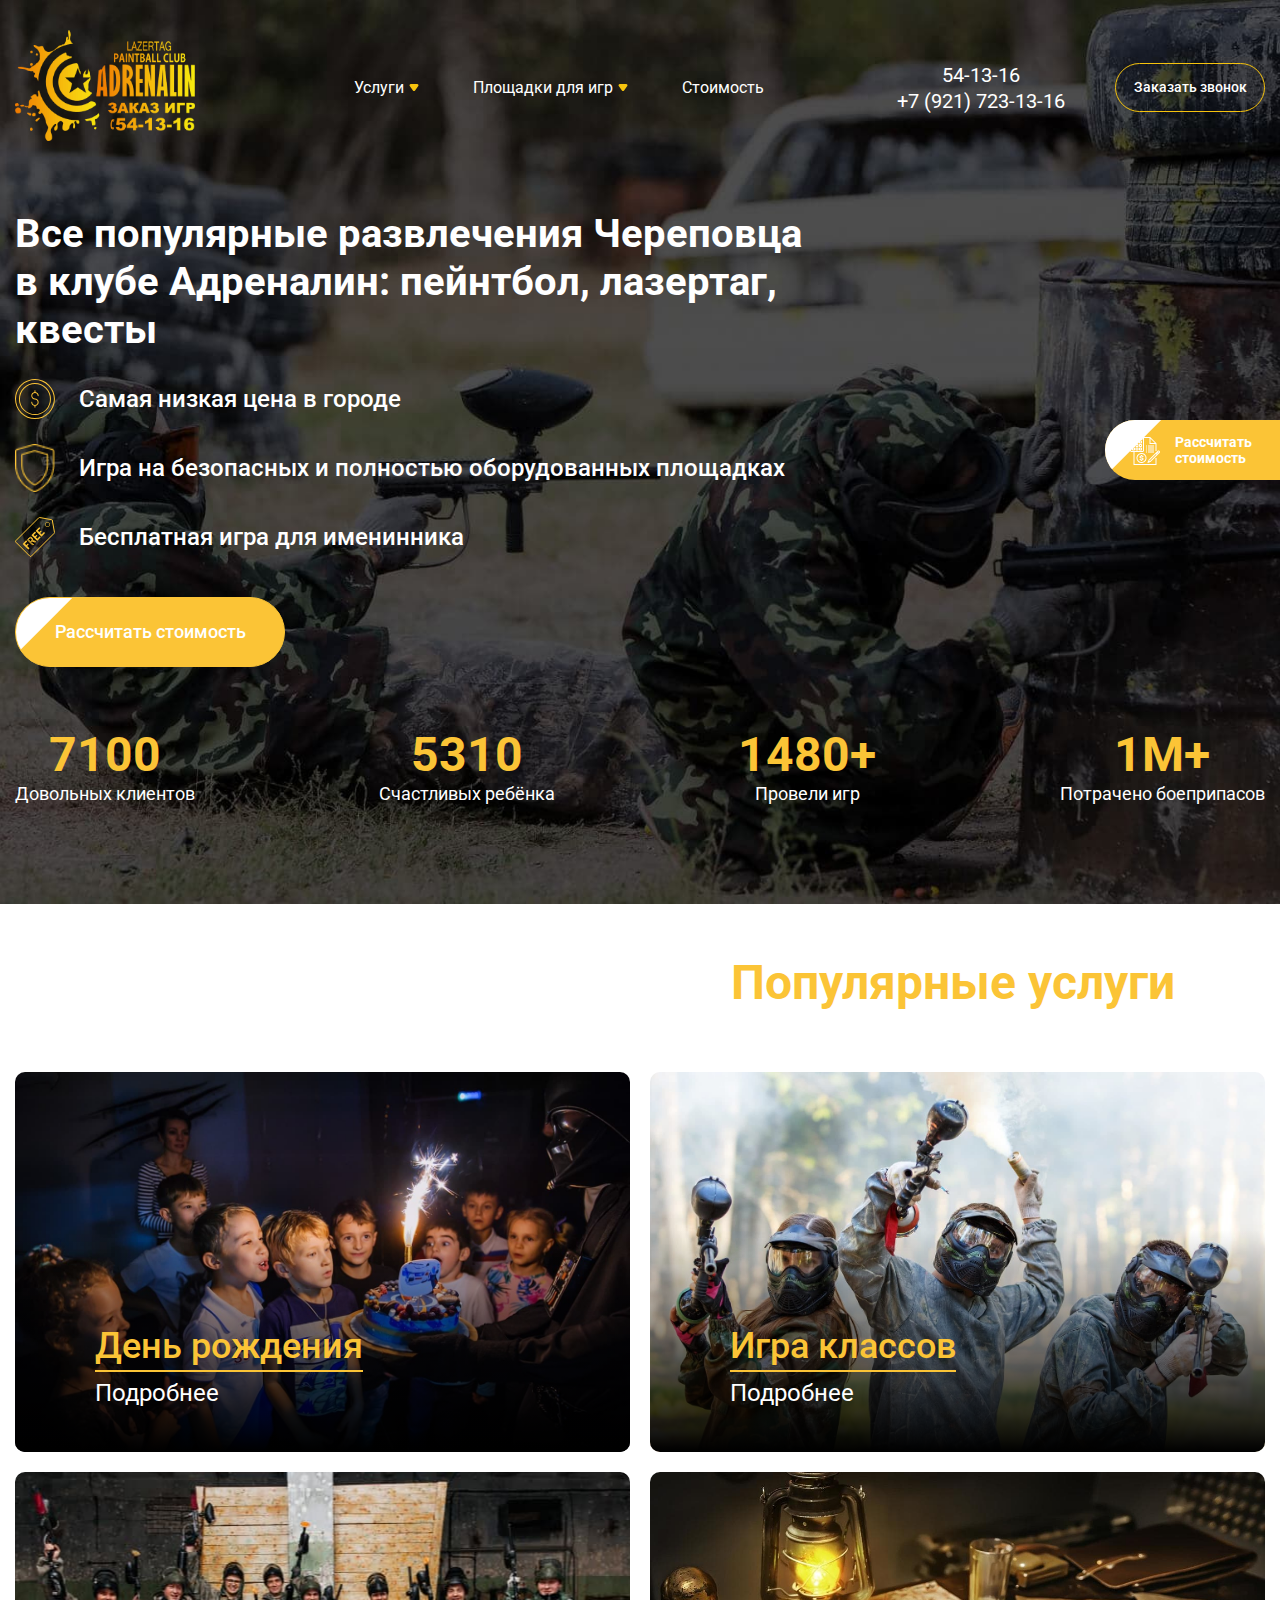
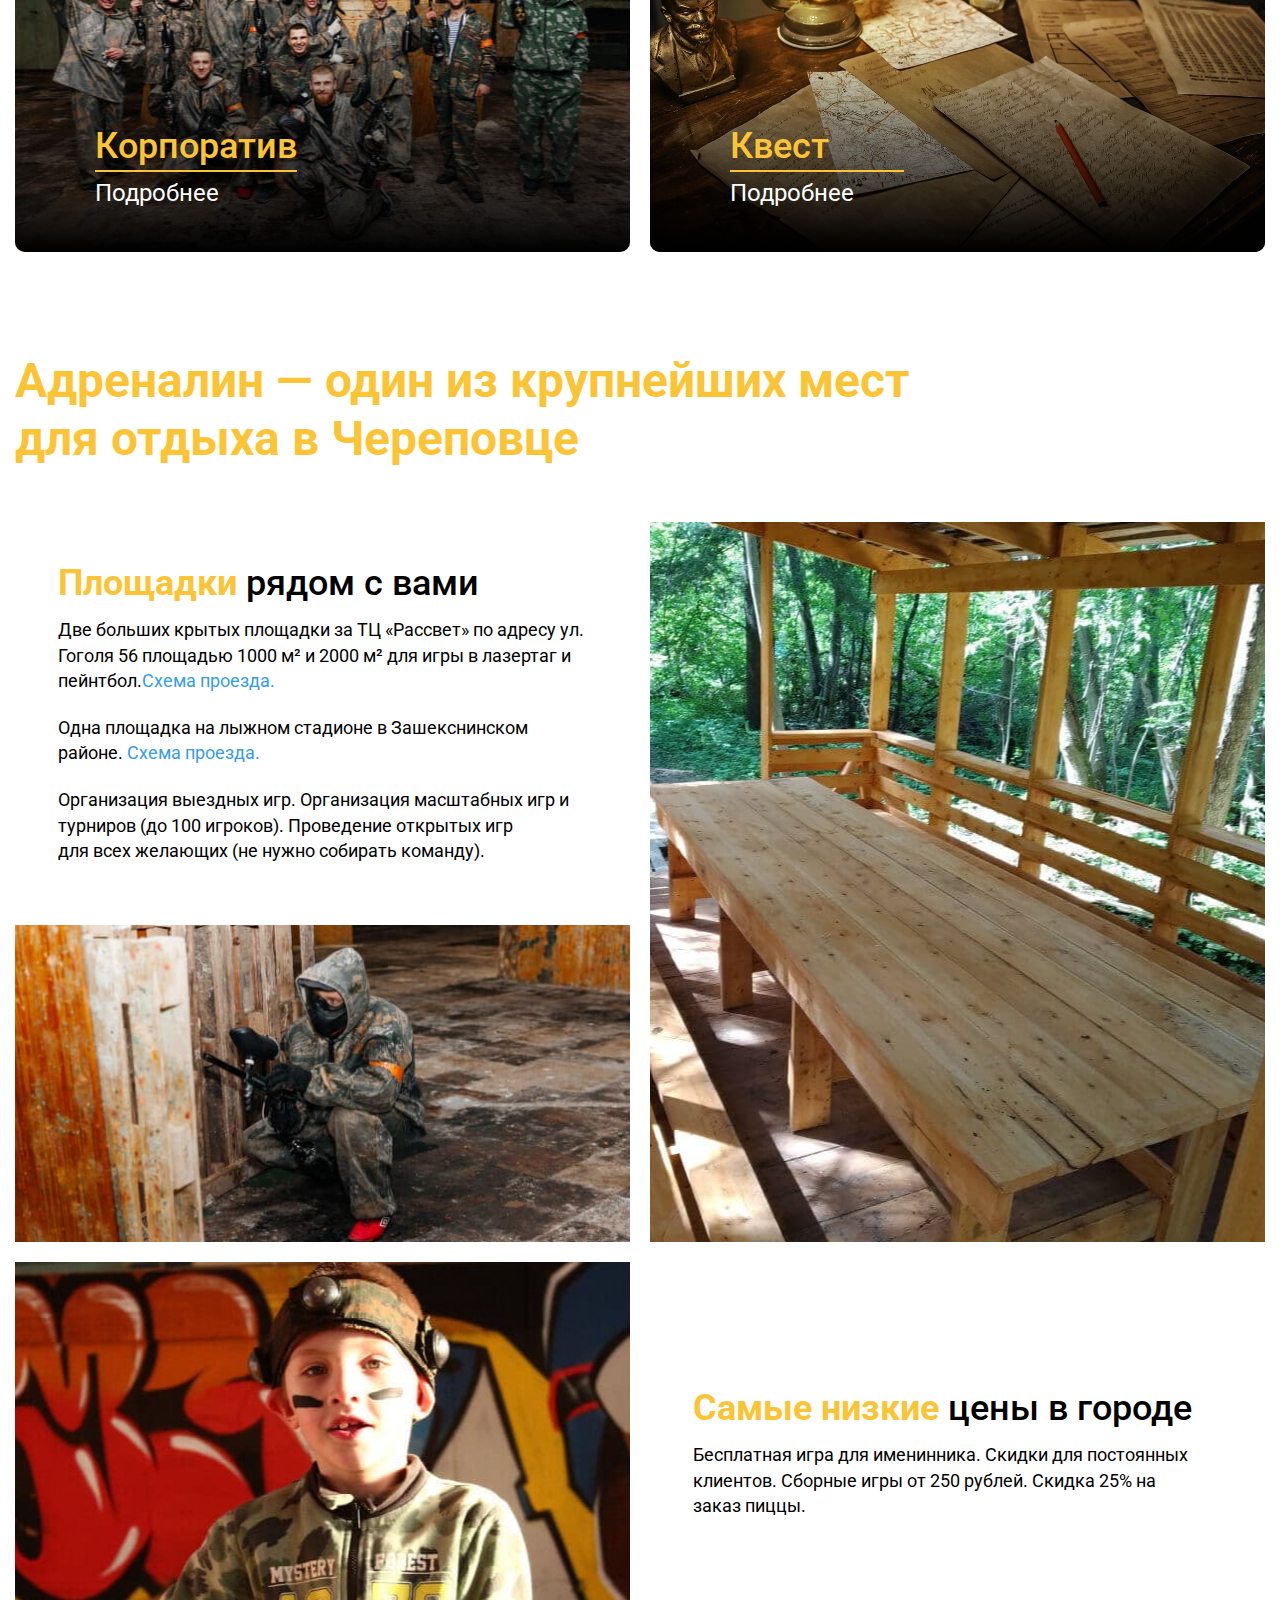
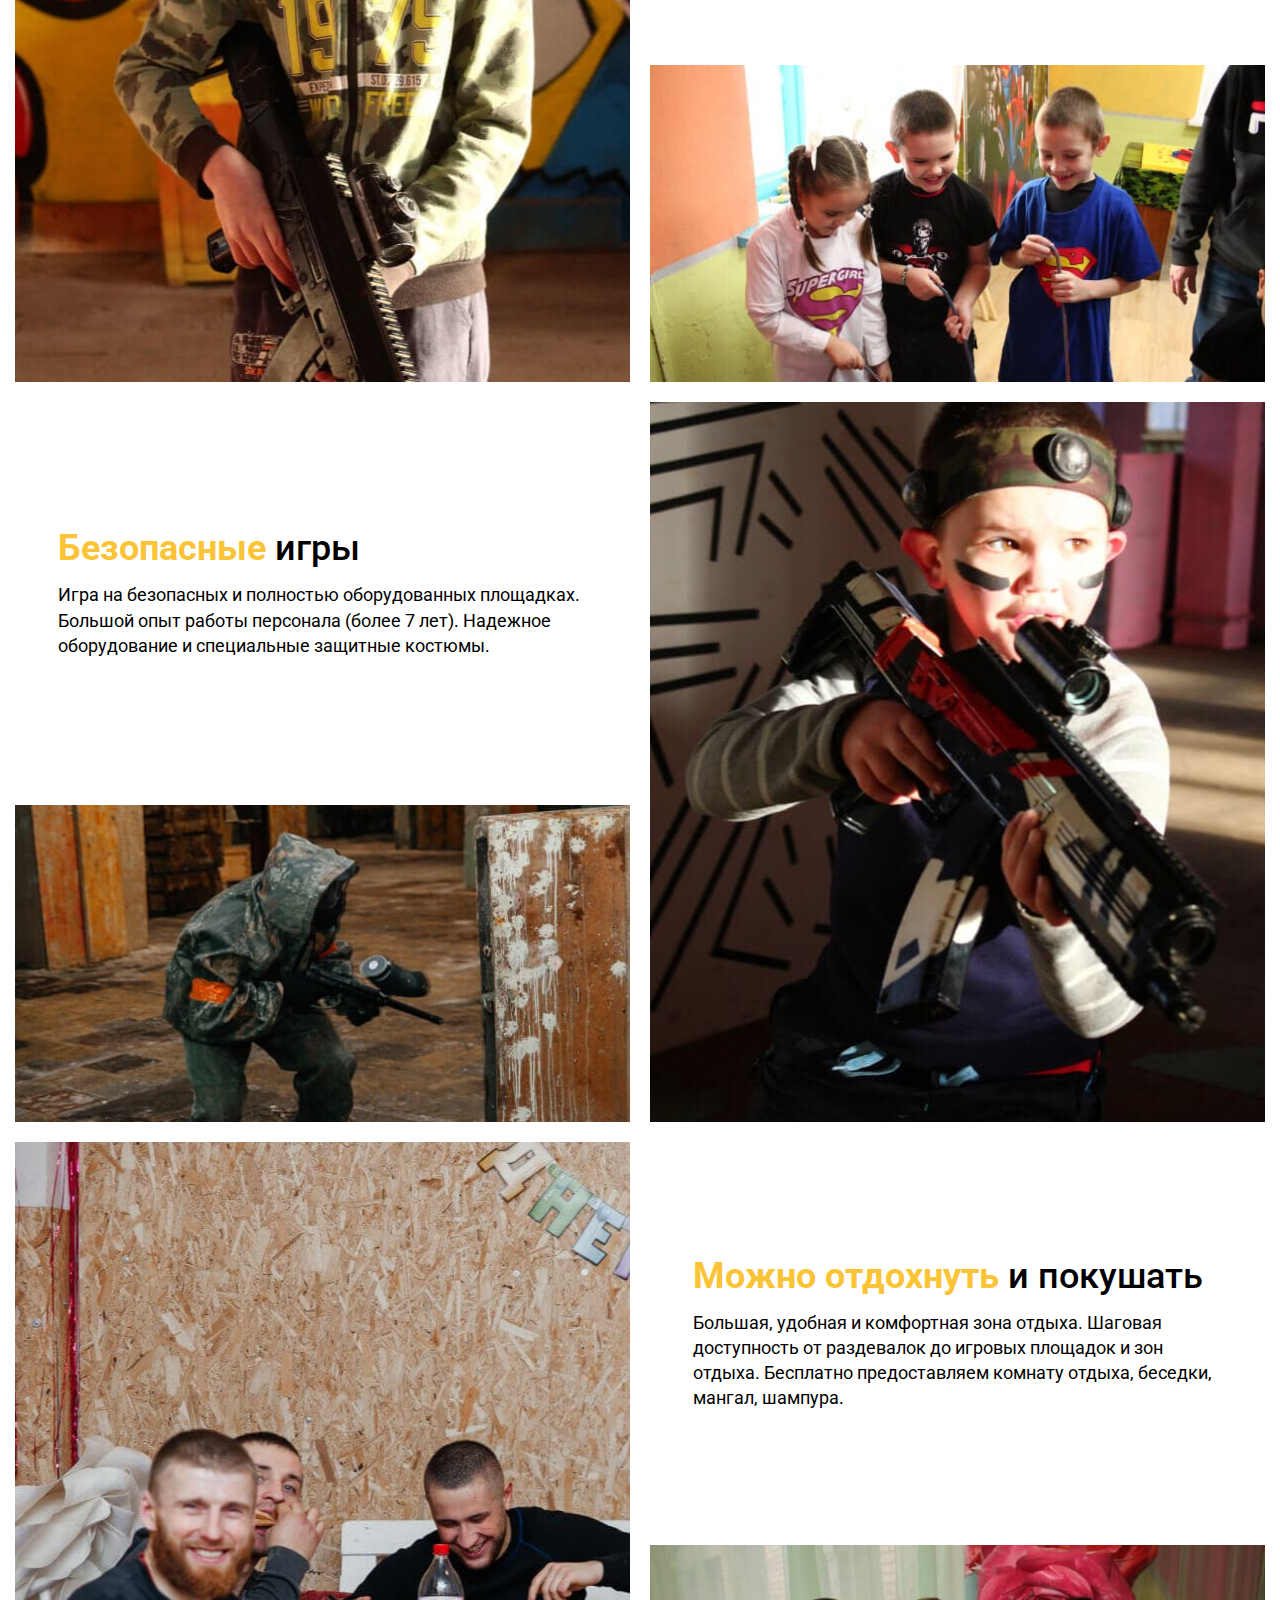
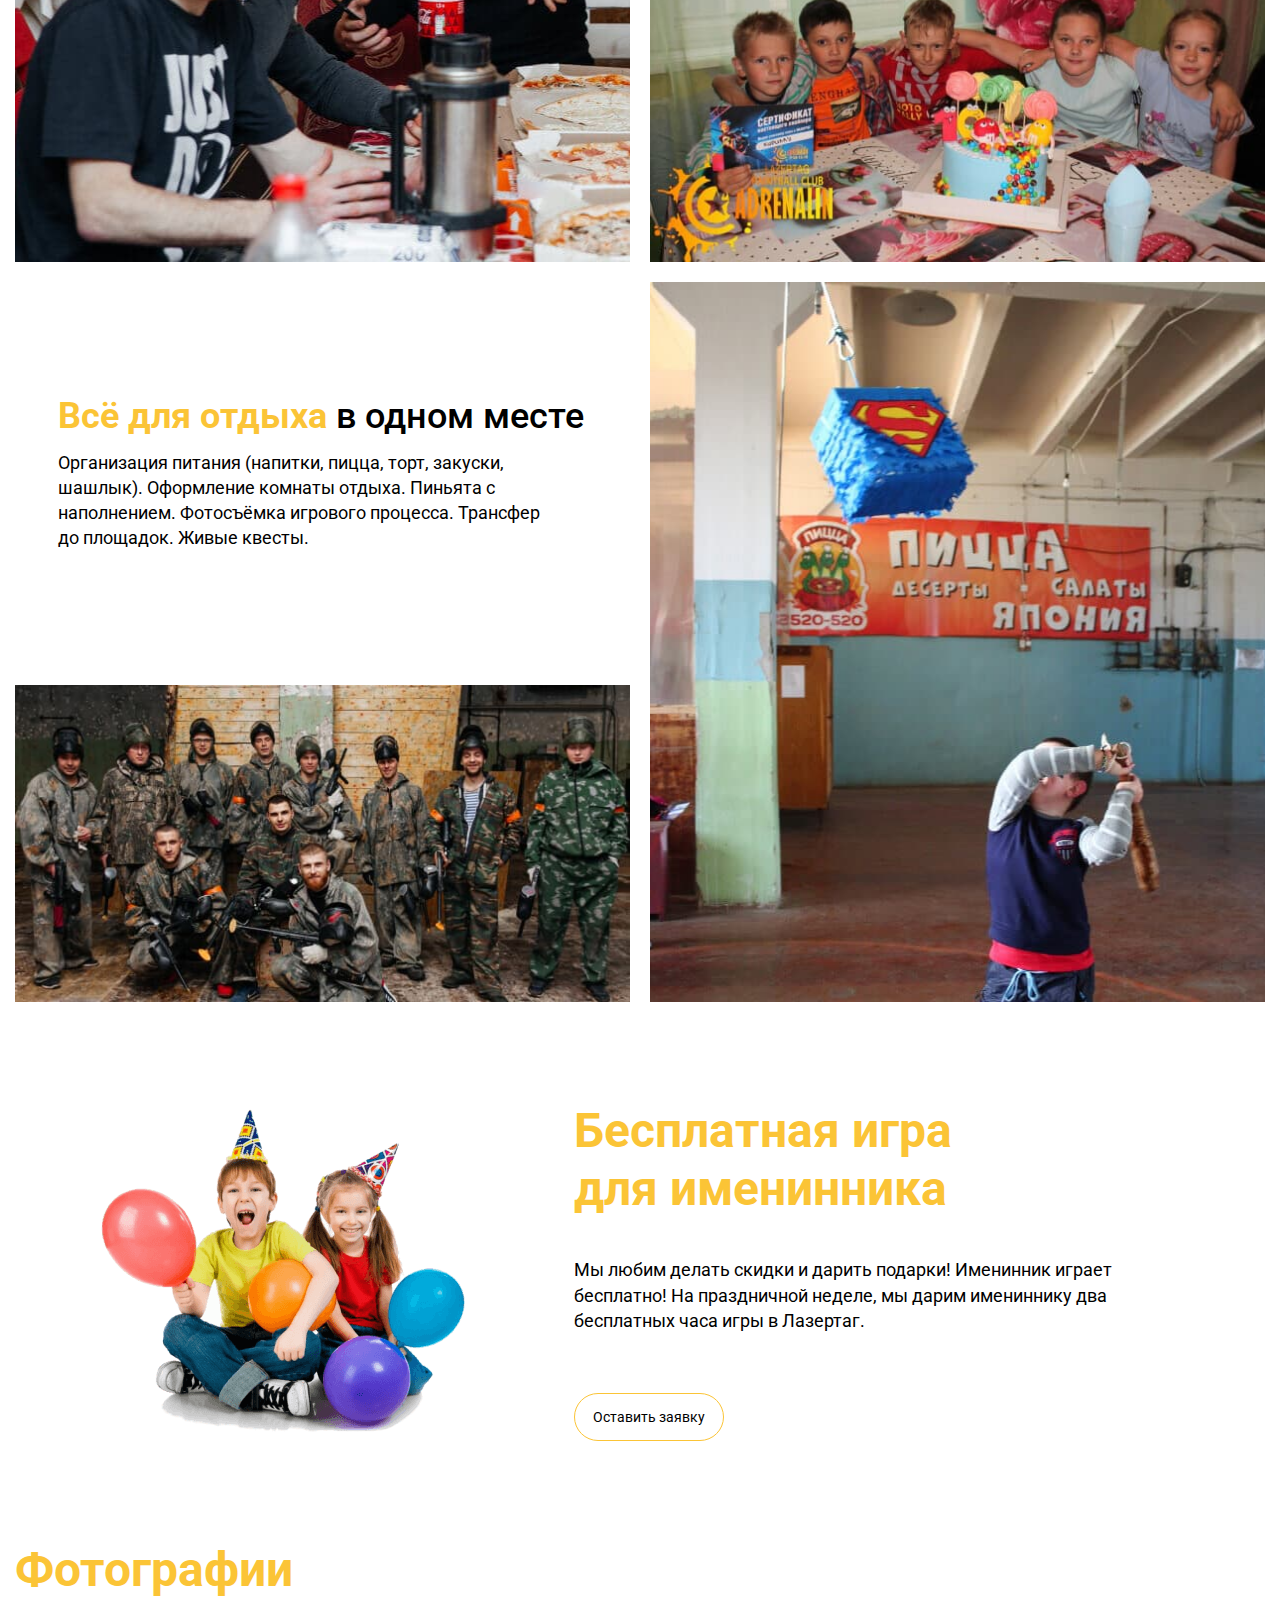
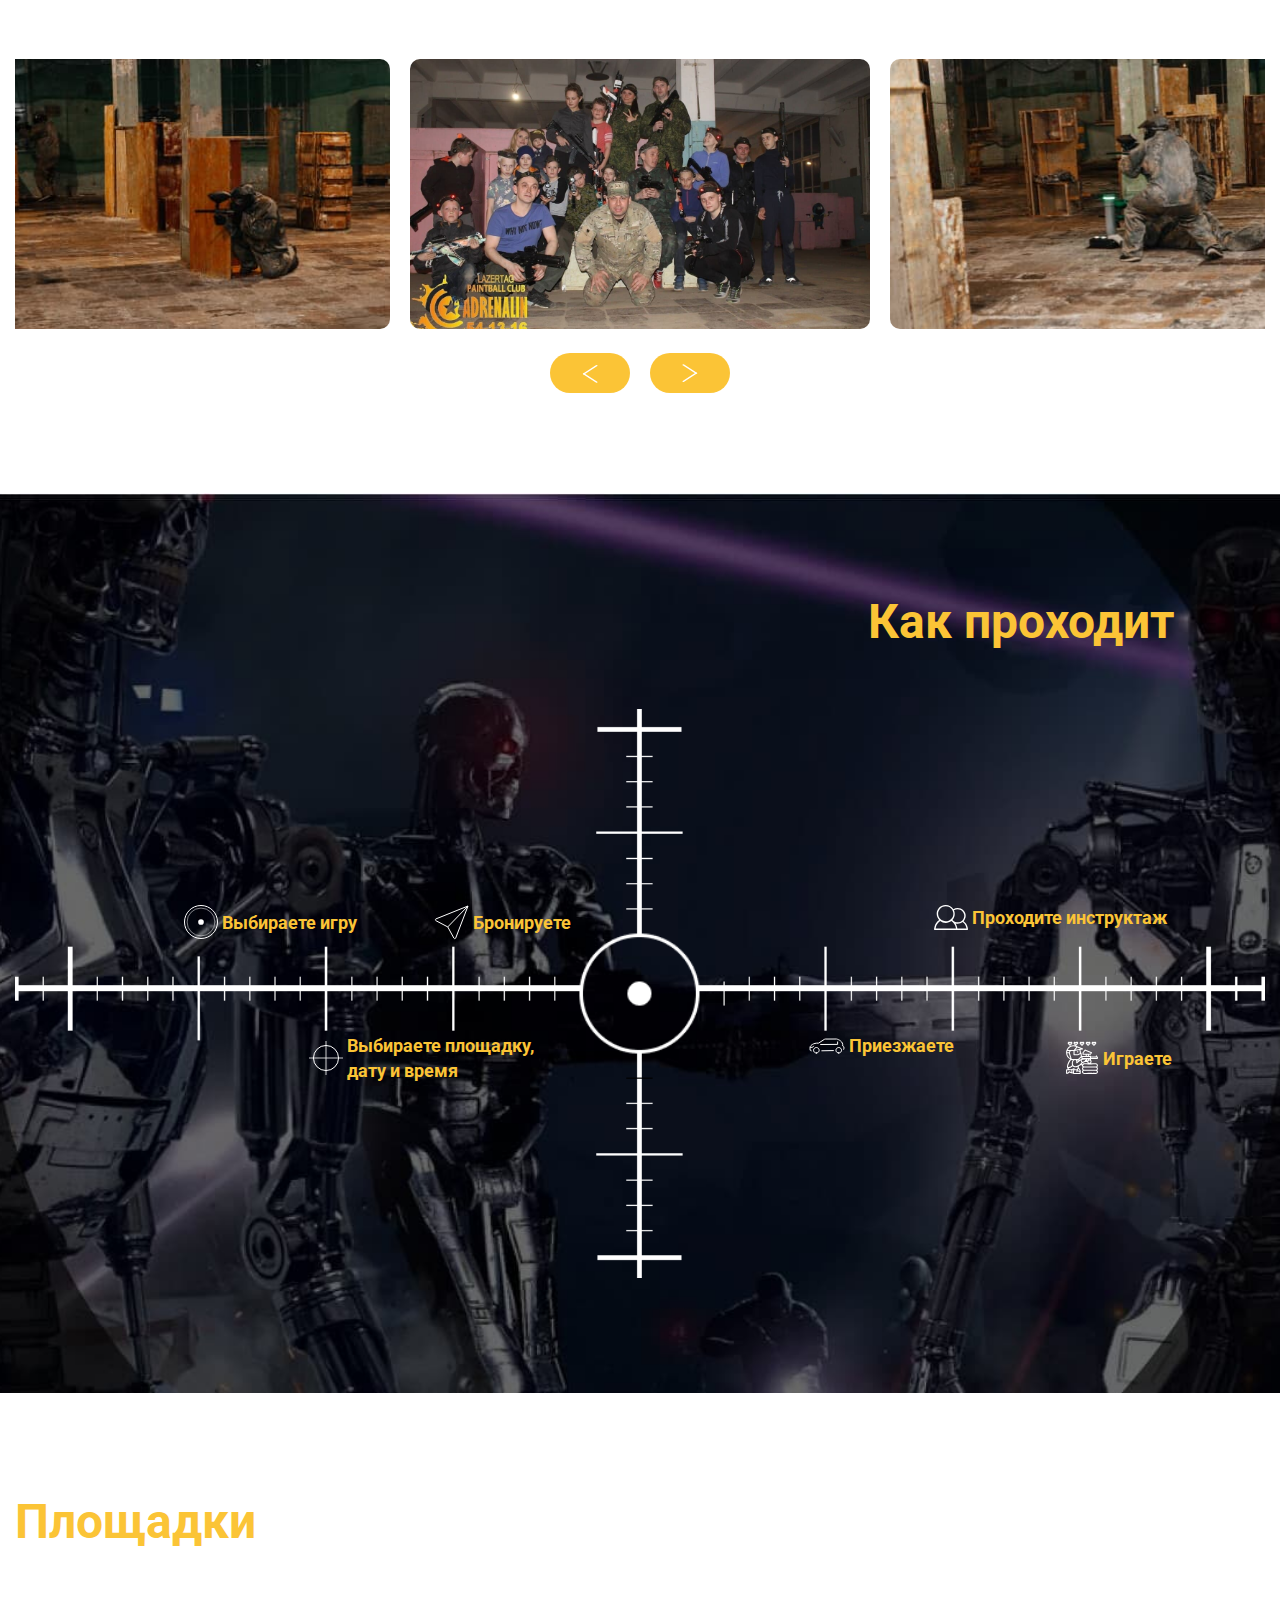
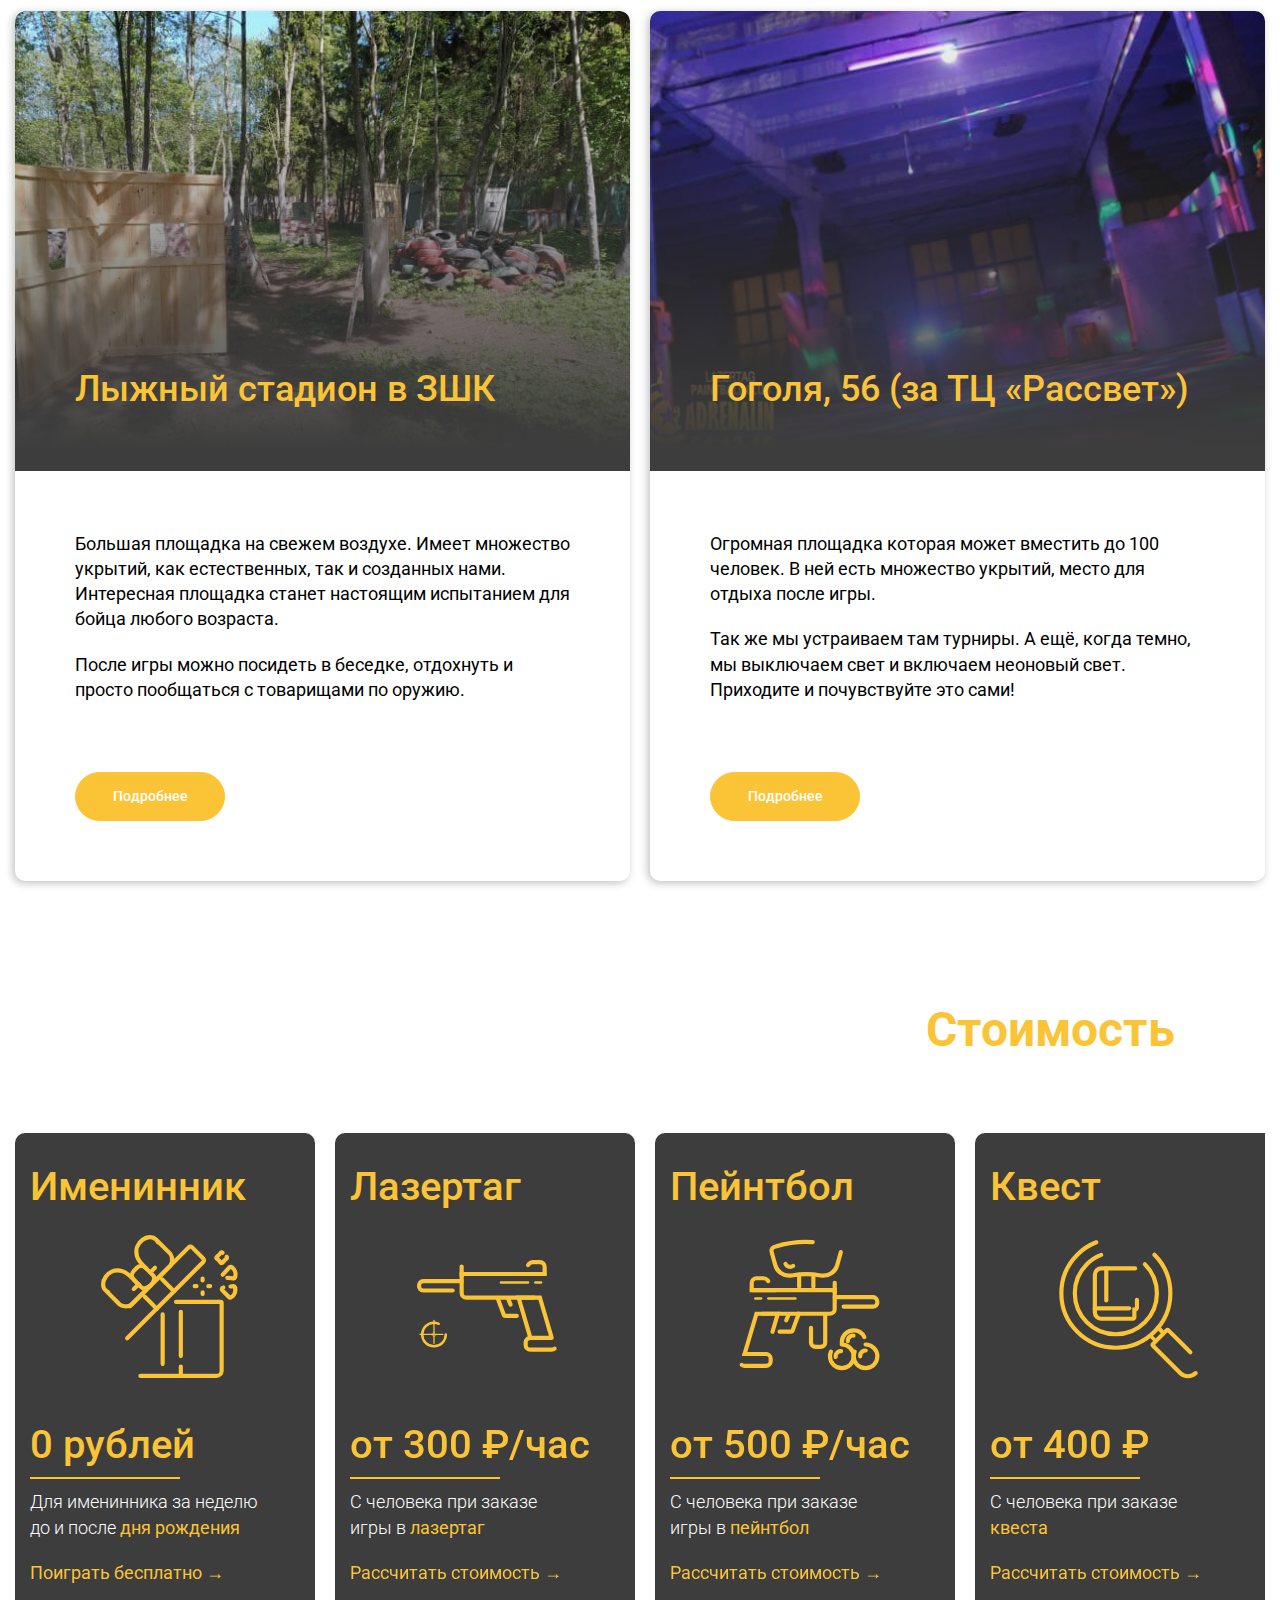
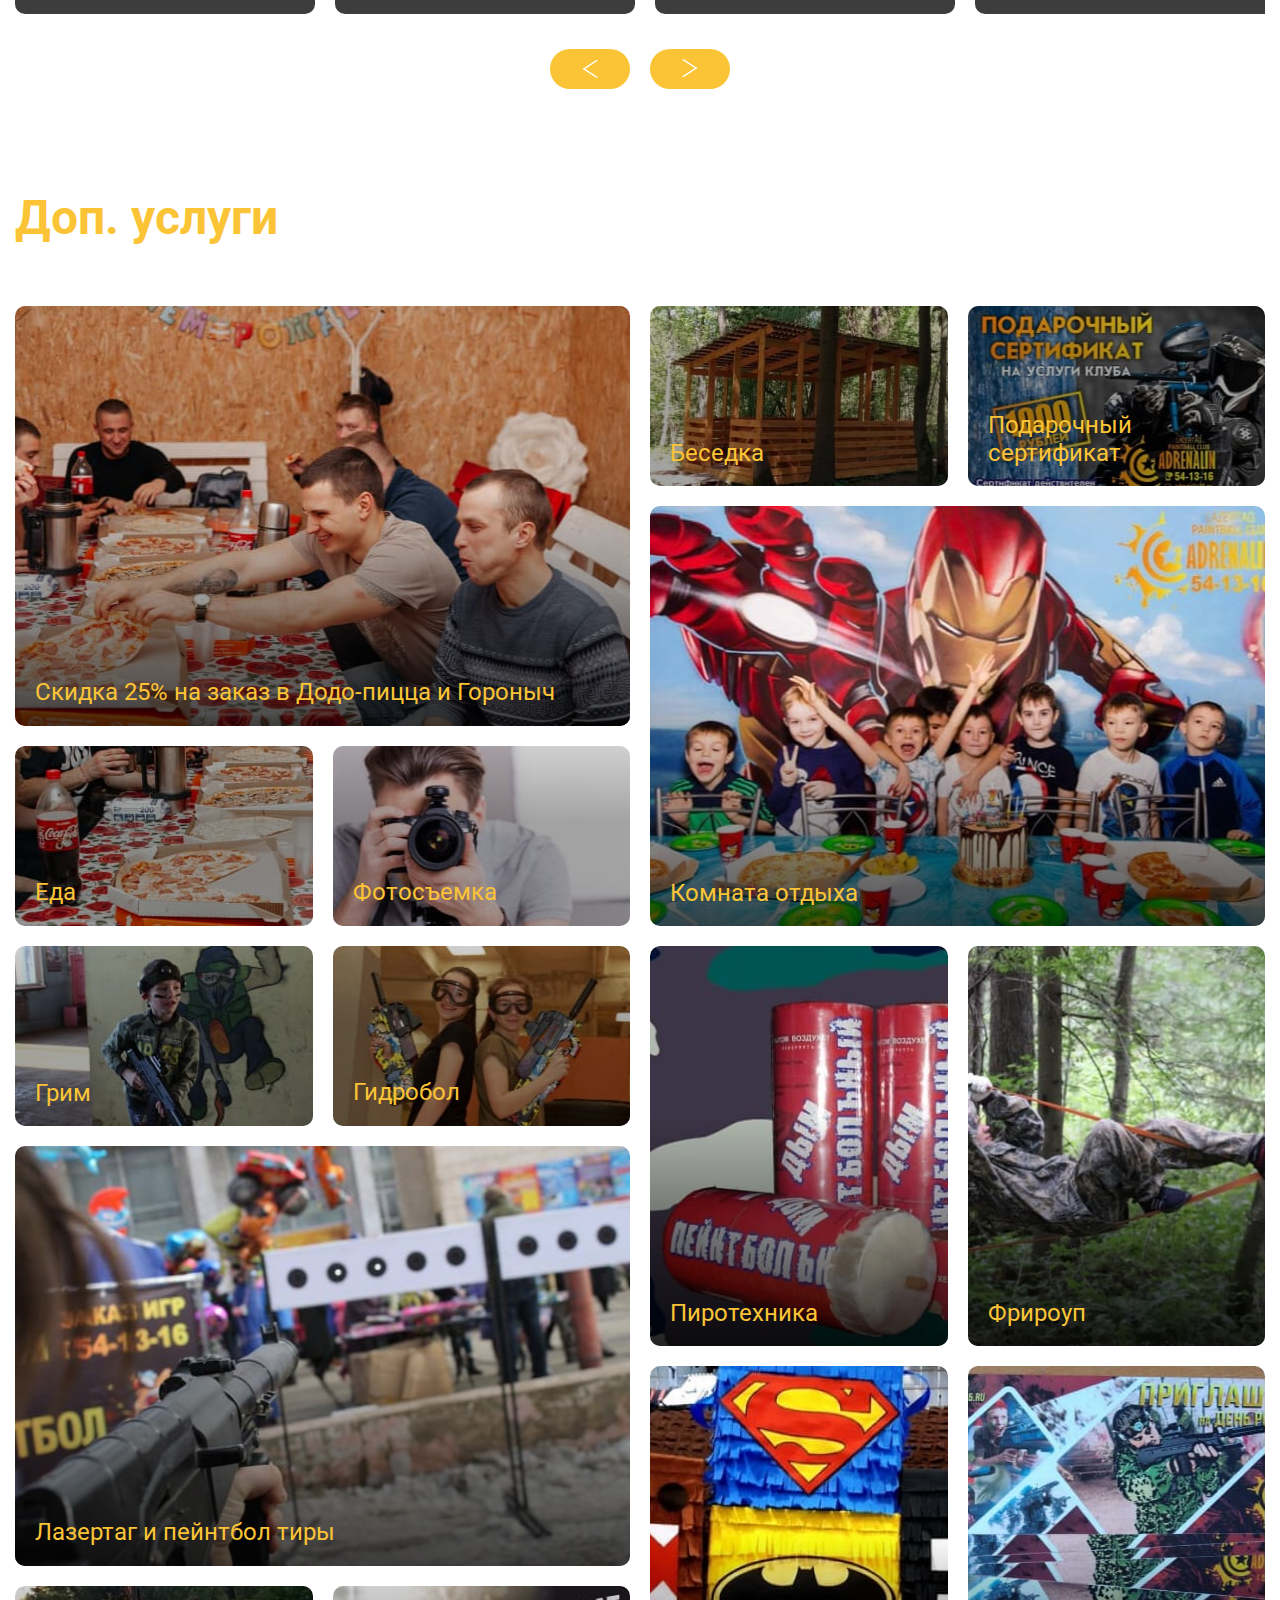
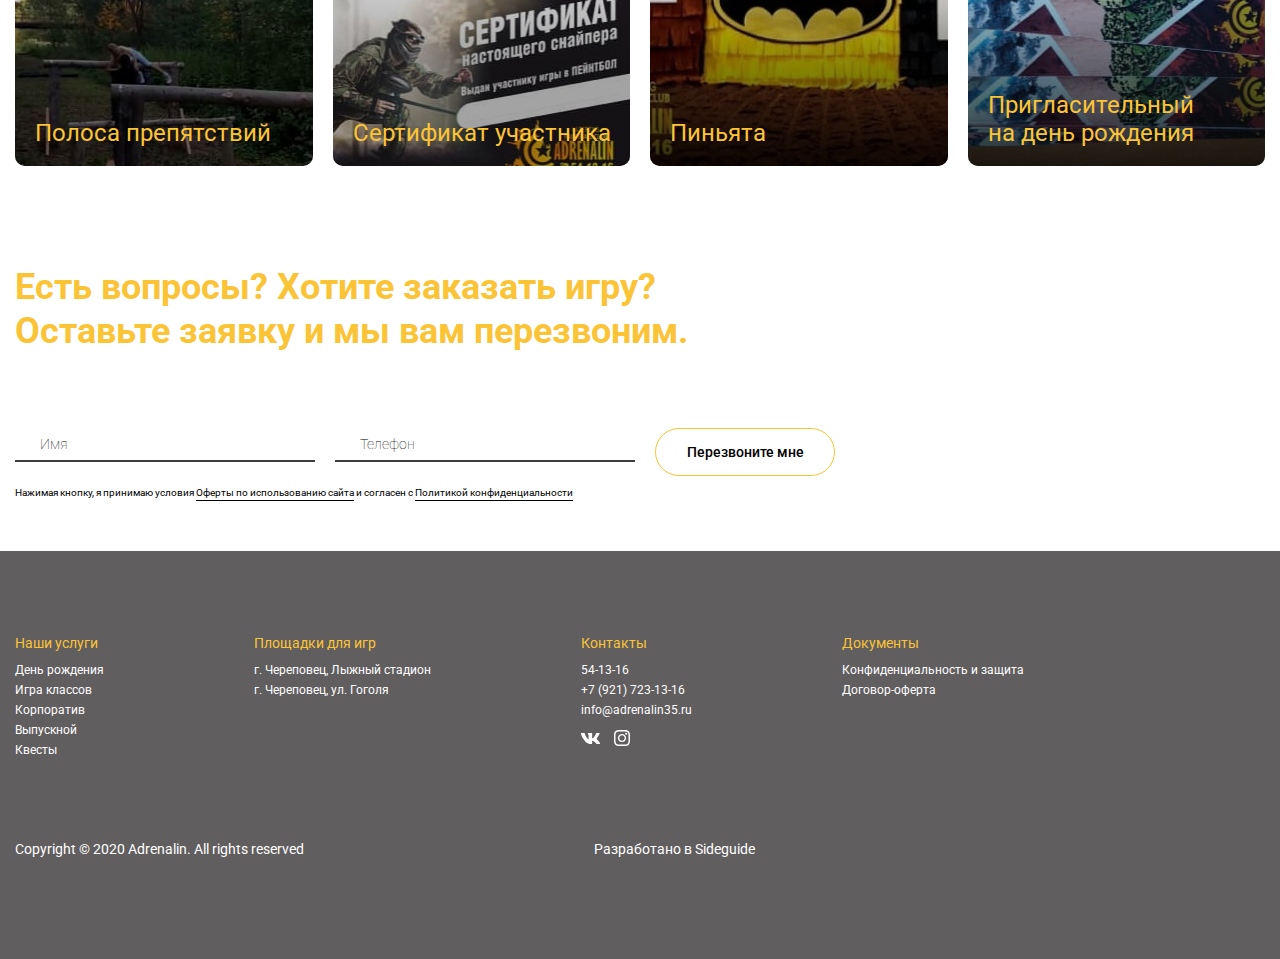
<file: index.html>
<!DOCTYPE html>
<html lang="ru">

<head>
  <meta charset="UTF-8">
  <meta name="viewport" content="width=device-width, initial-scale=1.0">
  <meta http-equiv="X-UA-Compatible" content="ie=edge">
  <title>Adrenalin — paintball & lazertag club</title>
  <link rel="shortcut icon" href="./favicon.ico" type="image/x-icon">
  <link rel="stylesheet" href="css/style.min.css">
  <link rel="stylesheet" href="css/jquery.formstyler.css">
</head>

<body>
  <div class="overlay" id="overlay"></div>
  <div class="popup main-modal" id="main-modal">
    <div class="popup__close popup-close"></div>
    <div class="main-modal__inner">
      <div class="main-modal__title title3"><span class="yellow">Оставьте заявку</span><br>
        и&nbsp;мы&nbsp;вам перезвоним</div>
      <form class="send-form-mess" action="mailer.php" method="POST">
        <div class="mainform__row">
          <div class="mainform__line">
            <input required class="mainform__field" type="text" id="name5" name="Имя пользователя:">
            <label class="mainform__label" for="name5">Имя</label>
          </div>
          <div class="mainform__line">
            <input required class="mainform__field" type="text" id="phone5" name="Телефон пользователя:">
            <label class="mainform__label" for="phone5">Телефон</label>
          </div>
          <div class="mainform__alert">Нажимая кнопку, я принимаю условия <a href="confidentiality.html">Оферты по
              использованию сайта </a> и&nbsp;согласен с <a href="protect.html">Политикой конфиденциальности</a></div>
          <button class="mainform__btn btn btn-11"><span>Перезвоните мне</span></button>
        </div>
      </form>
    </div>
  </div>
  
  <div class="calc-btn blick-btn popup-btn quiz-play met-btn" data-m-target="Jarlik-sprava" data-popup="quiz">
    <img src="img/calc-btn.png" alt="" class="calc-btn__img">
    <span>
      Рассчитать
      стоимость
    </span>
    <div class="blick-btn__before"></div>
    <div class="blick-btn__after"></div>
  </div>
  
  <div class="quiz popup" id="quiz">
    <div class="quiz__cost">
      <div class="quiz__cost-text">Ваша скидка</div>
      <div class="quiz__cost-number"><input form="quizForm" class="quiz-discount" name="Размер скидки:" type="text"
          value="200" readonly>₽</div>
    </div>
    <div class="quiz__close popup__close popup-close"></div>
    <form class="quiz__content form-send" method="post" action="mailer.php" id="quizForm">
      <div class="quiz-item current" data-quiz="1">
        <input type="radio" checked class="dis-none">
        <div class="quiz__title">
          Ответьте на 6 вопросов
          и получите скидку на игру,
          а&nbsp;также индивидуальный расчёт стоимости игры.
        </div>
      </div>
      <div class="quiz-item" data-quiz="2">
        <div class="quiz__title">
          Какой у вас повод для игры?
        </div>
        <div class="quiz-row">
          <div class="quiz-row__info tabs-quiz">
            <div class="quiz__radio tabs-quiz__item current" data-tab="qi1">
              <input id="reason1" name="Тип мероприятия:" type="radio" value="День рождения">
              <label for="reason1">День рождения</label>
            </div>
            <div class="quiz__radio tabs-quiz__item" data-tab="qi2">
              <input id="reason2" name="Тип мероприятия:" type="radio" value="Игра класса/выпускной">
              <label for="reason2">Игра класса/выпускной</label>
            </div>
            <div class="quiz__radio tabs-quiz__item" data-tab="qi3">
              <input id="reason3" name="Тип мероприятия:" type="radio" value="Сборная игра">
              <label for="reason3">Сборная игра</label>
            </div>
            <div class="quiz__radio tabs-quiz__item" data-tab="qi4">
              <input id="reason4" name="Тип мероприятия:" type="radio" value="Корпоратив">
              <label for="reason4">Корпоратив</label>
            </div>
          </div>
          <div class="quiz-tabs">
            <div class="quiz-row__img tabs-inner__item current ibg" id="qi1"
              style="background-image: url(img/birthday/hero.jpg);"></div>
            <div class="quiz-row__img tabs-inner__item ibg" id="qi2"
              style="background-image: url(img/game/hero-bg2.jpg);"></div>
            <div class="quiz-row__img tabs-inner__item ibg" id="qi3"
              style="background-image: url(img/quest/quest-bg.jpg);"></div>
            <div class="quiz-row__img tabs-inner__item ibg" id="qi4" style="background-image: url(img/company/hero.jpg);">
            </div>
          </div>
        </div>
      </div>
      <div class="quiz-item" data-quiz="3">
        <div class="quiz__title">
          Сколько человек планируется?
        </div>
        <div class="quiz-row1">
          <div class="quiz-row1__info">
            <div class="quiz__radio">
              <input id="howmuch1" name="Сколько человек?" type="radio" value="1">
              <label for="howmuch1">1</label>
            </div>
            <div class="quiz__radio">
              <input id="howmuch2" name="Сколько человек?" type="radio" value="до 6">
              <label for="howmuch2">до 6</label>
            </div>
            <div class="quiz__radio">
              <input id="howmuch3" name="Сколько человек?" type="radio" value="6-10">
              <label for="howmuch3">6-10</label>
            </div>
            <div class="quiz__radio">
              <input id="howmuch4" name="Сколько человек?" type="radio" value="10-15">
              <label for="howmuch4">10-15</label>
            </div>
            <div class="quiz__radio any">
  
              <input id="howmuch5" class="checkform" name="Сколько человек?" type="radio" value="">
              <label for="change_input">
                <input class="quiz-form-text" id="change_input" name="none" type="text" placeholder="Другое">
              </label>
            </div>
          </div>
        </div>
      </div>
      <div class="quiz-item" data-quiz="4">
        <div class="quiz__title">
          Средний возраст участников?
        </div>
        <div class="quiz-row1 quiz-age">
          <div class="quiz-row1__info">
            <div class="quiz__radio">
              <input id="age1" name="Средний возраст участников:" type="radio" value="до 6 лет">
              <label for="age1">до 6 лет</label>
            </div>
            <div class="quiz__radio">
              <input id="age2" name="Средний возраст участников:" type="radio" value="9-11 лет">
              <label for="age2">9-11 лет</label>
            </div>
            <div class="quiz__radio">
              <input id="age3" name="Средний возраст участников:" type="radio" value="15-18 лет">
              <label for="age3">15-18 лет</label>
            </div>
            <div class="quiz__radio">
              <input id="age4" name="Средний возраст участников:" type="radio" value="6 -8 лет">
              <label for="age4">6 -8 лет</label>
            </div>
            <div class="quiz__radio">
              <input id="age5" name="Средний возраст участников:" type="radio" value="12-14 лет">
              <label for="age5">12-14 лет</label>
            </div>
            <div class="quiz__radio">
              <input id="age6" name="Средний возраст участников:" type="radio" value="18+ лет">
              <label for="age6">18+ лет</label>
            </div>
          </div>
        </div>
      </div>
      <div class="quiz-item" data-quiz="5">
        <div class="quiz__title">
          Какую площадку выберете?
        </div>
        <div class="quiz-row2 quiz-platform">
          <div class="quiz-row2__column">
            <input type="radio" name="Площадка:" id="platform1" value="Лыжный cтадион в ЗШК">
            <label for="platform1">
              <img src="img/quiz/1.png" alt="">
              <span>Лыжный cтадион в ЗШК</span>
            </label>
          </div>
          <div class="quiz-row2__column">
            <input type="radio" name="Площадка:" id="platform2" value="Гоголя, 56 (за ТЦ «Рассвет»)">
            <label for="platform2">
              <img src="img/quiz/2.png" alt="">
              <span>Гоголя, 56 (за ТЦ «Рассвет»)</span>
            </label>
          </div>
        </div>
      </div>
      <div class="quiz-item" data-quiz="6">
        <div class="quiz__title">
          Напишите дату и время игры
        </div>
        <div class="quiz-row3 quiz-time">
          <div class="quiz__radio any">
            <input id="data-time" type="radio">
            <label for="change_input2">
              <input id="change_input2" name="Дата проведения:" class="quiz-form-text" type="text"
                placeholder="Желаемые дата и время игры">
            </label>
          </div>
        </div>
      </div>
      <div class="quiz-item" data-quiz="7">
        <div class="quiz__title">
          Что может понадобиться?
        </div>
        <input type="radio" checked class="dis-none">
        <div class="quiz-end__row">
          <div class="quiz__end-check">
            <input id="check1" name="Гидробол" type="checkbox" value="Есть">
            <label for="check1">Гидробол</label>
          </div>
          <div class="quiz__end-check hgj">
            <input id="check2" name="Полоса препятствий" type="checkbox" value="Есть">
            <label for="check2">Полоса препятствий</label>
          </div>
          <div class="quiz__end-check">
            <input id="check3" name="Ведущая" type="checkbox" value="Есть">
            <label for="check3">Ведущая</label>
          </div>
          <div class="quiz__end-check">
            <input id="check4" name="Пиньята" type="checkbox" value="Есть">
            <label for="check4">Пиньята</label>
          </div>
          <div class="quiz__end-check hgj">
            <input id="check5" name="Сертификат участника" type="checkbox" value="Есть">
            <label for="check5">Сертификат участника</label>
          </div>
          <div class="quiz__end-check">
            <input id="check6" name="Музыка" type="checkbox" value="Есть">
            <label for="check6">Музыка</label>
          </div>
          <div class="quiz__end-check">
            <input id="check7" name="Грим" type="checkbox" value="Есть">
            <label for="check7">Грим</label>
          </div>
          <div class="quiz__end-check hgj">
            <input id="check8" name="Комната отдыха" type="checkbox" value="Есть">
            <label for="check8">Комната отдыха</label>
          </div>
          <div class="quiz__end-check">
            <input id="check9" name="Фрироуп" type="checkbox" value="Есть">
            <label for="check9">Фрироуп</label>
          </div>
          <div class="quiz__end-check">
            <input id="check10" name="Тир" type="checkbox" value="Есть">
            <label for="check10">Тир</label>
          </div>
          <div class="quiz__end-check hgj">
            <input id="check11" name="Пригласительные" type="checkbox" value="Есть">
            <label for="check11">Пригласительные</label>
          </div>
          <div class="quiz__end-check">
            <input id="check12" name="Тимбилдинг" type="checkbox" value="Есть">
            <label for="check12">Тимбилдинг</label>
          </div>
        </div>
      </div>
      <div class="quiz-item" data-quiz="8">
        <div class="quiz__title">
          Оставьте контакты и получите
          расчёт стоимости и скидку
          на&nbsp;игру
        </div>
        <div class="quiz-row4 quiz-contact">
          <div class="quiz__radio any any2">
            <input id="quizName" name="Имя пользователя:" class="quiz-form-text" type="text" required>
            <label for="quizName">Имя</label>
          </div>
          <div class="quiz__radio any any2">
            <input id="quizPhone" name="Телефон:" class="quiz-form-text" type="text" required>
            <label for="quizPhone">Телефон</label>
          </div>
        </div>
        <button type="submit" class="btn quiz-btn-send btn-12"><span>Далее</span></button>
      </div>
    </form>
    <!-- /.quiz__content -->
    <div class="quiz__info">
      <div class="quiz__info-content">
        <button class="quiz__info-prev btn"><span>Назад</span><span class="arr"></span></button>
        <div class="quiz__info-question">Вопрос <span class="quiz__info-start"></span> из <span
            class="quiz__info-end"></span></div>
        <button class="quiz__info-next btn"><span>Далее</span><span class="arr"></span></button>
      </div>
      <div class="quiz__line">
        <div class="quiz__line-complete"></div>
      </div>
    </div>
    <!-- /.quiz__info -->
  </div>
  <!-- /.quiz -->

  <div class="mainblock-wrapper ibg" style="background-image: url(img/main/bg.jpg);">
    <!-- <Шапка сайта> -->
    <header class="header fixed white">
      <div class="container">
        <div class="header__inner">
          <a href="index.html" class="header__logo">
            <img src="img/header/logo.png" alt="">
          </a>
          <div class="header-menu">
            <div class="header-menu__close popup-close">
    
            </div>
            <ul class="header__menu">
              <li class="header__list">
                Услуги
                <ul class="header__submenu">
                  <li><a href="birthday.html">День рождения</a></li>
                  <li><a href="game.html">Игра классов</a></li>
                  <li><a href="company.html">Корпоратив</a></li>
                  <li><a href="release.html">Выпускной</a></li>
                  <li><a href="quest.html">Квесты</a></li>
                </ul>
              </li>
              <li class="header__list">
                Площадки для игр
                <ul class="header__submenu">
                  <li><a href="platform1.html">г. Череповец, Лыжный стадион</a></li>
                  <li><a href="platform2.html">г. Череповец, ул. Гоголя</a></li>
                </ul>
              </li>
              <li class="header__cost"><a href="#">Стоимость</a></li>
            </ul>
          </div>
          <div class="header__col">
            <div class="header__phone">
              <a href="tel:+541316">54-13-16</a>
              <a href="tel:+79217231316">+7 (921) 723-13-16</a>
            </div>
            <button class="header__btn btn btn-11 popup-btn met-btn" data-m-target="Zakaz_zvonka_shapka" data-popup="main-modal"><span>Заказать звонок</span></button>
          </div>
          <div class="header-burger">
            <span></span>
            <span></span>
            <span></span>
          </div>
        </div>
        <!-- /.header__inner -->
      </div>
      <!-- /.container -->
    </header>
    <!-- </Шапка сайта> -->

    <!-- <ГЛАВНЫЙ БЛОК> -->
    <section class="mainblock">
      <div class="container">
        <div class="mainblock__inner">
          <h2 class="mainblock__title title">Все популярные развлечения Череповца
            в&nbsp;клубе Адреналин: пейнтбол, лазертаг, квесты</h2>
          <ul class="mainblock__list">
            <li class="mainblock__list-item">
              <img src="img/main/1.svg" alt="">
              <span>Самая низкая цена в городе</span>
            </li>
            <li class="mainblock__list-item">
              <img src="img/main/2.png" alt="">
              <span>Игра на безопасных и полностью оборудованных площадках</span>
            </li>
            <li class="mainblock__list-item">
              <img src="img/main/3.svg" alt="">
              <span>Бесплатная игра для именинника</span>
            </li>
          </ul>
          <div class="mainblock__row">
            <!-- <form action="" method="get" onsubmit="ym(57870985, 'reachGoal', 'Glavnaya_raschet'); return true;"> -->
              <button data-m-target="Glavnaya_raschet" class="mainblock__btn btn popup-btn quiz-play blick-btn met-btn" data-popup="quiz">
                Рассчитать стоимость
                <span class="blick-btn__before"></span>
                <span class="blick-btn__after"></span>
              </button>
            <!-- </form> -->
            <!-- <div class="video">
              <div class="video__click">
                <div class="video__click-body"></div>
                <img src="img/icons/play.svg" alt="" class="video__click-play">
              </div>
              <button class="video__btn">Смотреть видео</button>
            </div> -->
          </div>
          <!-- /.mainblock__row -->
        </div>
        <!-- /.mainblock__inner -->
      </div>
      <!-- /.container -->
      <div class="mainblock__fact">
        <div class="container">
          <div class="mainblock__fact-list">
            <div class="mainblock__fact-item">
              <span class="mainblock__fact-item__number"><span id="animNumber1" class="number-anim">1</span></span>
              <p class="mainblock__fact-item__text">Довольных клиентов</p>
            </div>
            <div class="mainblock__fact-item">
              <span class="mainblock__fact-item__number"><span id="animNumber2" class="number-anim">1</span></span>
              <p class="mainblock__fact-item__text">Счастливых ребёнка</p>
            </div>
            <div class="mainblock__fact-item">
              <span class="mainblock__fact-item__number"><span id="animNumber3" class="number-anim">1</span>+</span>
              <p class="mainblock__fact-item__text">Провели игр</p>
            </div>
            <div class="mainblock__fact-item">
              <span class="mainblock__fact-item__number"><span id="animNumber4" class="number-anim">1</span>М+</span>
              <p class="mainblock__fact-item__text">Потрачено боеприпасов</p>
            </div>
          </div>
          <!-- /.mainblock__fact-list -->
        </div>
        <!-- /.container -->
      </div>
    </section>
    <!-- </ГЛАВНЫЙ БЛОК> -->
  </div>
  <!-- /.mainblock-wrapper -->

  <!-- <УСЛУГИ> -->
  <section class="services sect">
    <div class="container">
      <h2 class="services__title title title_r">
        Популярные услуги
      </h2>
      <div class="services__inner">
        <div class="services__item ibg" style="background-image: url(img/services/1.jpg);">
          <div class="services__item-content">
            <h3 class="services__item-title title3 yellow">День рождения</h3>
            <a href="birthday.html" class="services__more">Подробнее</a>
          </div>
        </div>
        <div class="services__item ibg" style="background-image: url(img/services/2.jpg);">
          <div class="services__item-content">
            <h3 class="services__item-title title3 yellow">Игра классов</h3>
            <a href="game.html" class="services__more">Подробнее</a>
          </div>
        </div>
        <div class="services__item ibg" style="background-image: url(img/services/3.jpg);">
          <div class="services__item-content">
            <h3 class="services__item-title title3 yellow">Корпоратив</h3>
            <a href="company.html" class="services__more">Подробнее</a>
          </div>
        </div>
        <div class="services__item ibg" style="background-image: url(img/services/4.jpg);">
          <div class="services__item-content">
            <h3 class="services__item-title title3 yellow">Квест</h3>
            <a href="quest.html" class="services__more">Подробнее</a>
          </div>
        </div>
      </div>
      <!-- /.services__inner -->
    </div>
    <!-- /.container -->
  </section>
  <!-- </УСЛУГИ> -->

  <!-- <О НАС> -->
  <section class="about sect">
    <div class="container">
      <h2 class="about__title title">
        Адреналин — один из крупнейших мест
        для отдыха в Череповце
      </h2>
      <div class="about__row about-row">
        <div class="about-row__info">
          <div class="about-row__info-text">
            <h3 class="about-row__info-title title3"><strong>Площадки</strong> рядом с&nbsp;вами</h3>
            <p>
              Две больших крытых площадки за ТЦ «Рассвет» по&nbsp;адресу ул. Гоголя 56 площадью 1000 м² и 2000 м²
              для&nbsp;игры в&nbsp;лазертаг и пейнтбол.<a href="https://youtu.be/1ooM6f_Du_Q" target="_blank">Схема
                проезда.</a>
            </p>
            <p>
              Одна площадка на лыжном cтадионе в Зашекснинском районе.
              <a href="https://youtu.be/qgeE4R1Gayg" target="_blank">Схема проезда.</a>
            </p>
            <p>
              Организация выездных игр. Организация масштабных игр
              и турниров (до 100 игроков). Проведение открытых игр для&nbsp;всех желающих (не нужно собирать команду).
            </p>
          </div>
          <div class="about-row__info-img">
            <img src="img/about/1.jpg" alt="">
          </div>
        </div>
        <!-- /.about-row__info -->
        <div class="about-row__img ibg" style="background-image: url(img/about/2.jpg);"></div>
      </div>
      <!-- /.about-row -->

      <div class="about__row about-row">
        <div class="about-row__info">
          <div class="about-row__info-text">
            <h3 class="about-row__info-title title3"><strong>Самые низкие</strong> цены в&nbsp;городе</h3>
            <p>
              Бесплатная игра для именинника. Скидки для постоянных клиентов. Сборные игры от 250 рублей. Скидка 25% на
              заказ&nbsp;пиццы.
            </p>
          </div>
          <div class="about-row__info-img">
            <img src="img/about/4.jpg" alt="">
          </div>
        </div>
        <!-- /.about-row__info -->
        <div class="about-row__img ibg" style="background-image: url(img/about/3.jpg);"></div>
      </div>
      <!-- /.about-row -->

      <div class="about__row about-row">
        <div class="about-row__info">
          <div class="about-row__info-text">
            <h3 class="about-row__info-title title3"><strong>Безопасные</strong> игры</h3>
            <p>
              Игра на безопасных и полностью оборудованных площадках.
              Большой опыт работы персонала (более 7 лет). Надежное оборудование и специальные защитные костюмы.
            </p>
          </div>
          <div class="about-row__info-img">
            <img src="img/about/5.jpg" alt="">
          </div>
        </div>
        <!-- /.about-row__info -->
        <div class="about-row__img ibg" style="background-image: url(img/about/6.jpg);"></div>
      </div>
      <!-- /.about-row -->

      <div class="about__row about-row">
        <div class="about-row__info">
          <div class="about-row__info-text">
            <h3 class="about-row__info-title title3"><strong>Можно отдохнуть</strong> и&nbsp;покушать</h3>
            <p>
              Большая, удобная и комфортная зона отдыха. Шаговая доступность от раздевалок до&nbsp;игровых площадок и
              зон
              отдыха. Бесплатно предоставляем комнату отдыха, беседки, мангал, шампура.
            </p>
          </div>
          <div class="about-row__info-img">
            <img src="img/about/8.jpg" alt="">
          </div>
        </div>
        <!-- /.about-row__info -->
        <div class="about-row__img ibg" style="background-image: url(img/about/7.jpg);"></div>
      </div>
      <!-- /.about-row -->

      <div class="about__row about-row">
        <div class="about-row__info">
          <div class="about-row__info-text">
            <h3 class="about-row__info-title title3"><strong>Всё для отдыха</strong> в&nbsp;одном месте</h3>
            <p>
              Организация питания (напитки, пицца, торт, закуски, шашлык). Оформление комнаты отдыха. Пиньята&nbsp;с
              наполнением. Фотосъёмка игрового процесса. Трансфер
              до&nbsp;площадок. Живые квесты.
            </p>
          </div>
          <div class="about-row__info-img">
            <img src="img/about/9.jpg" alt="">
          </div>
        </div>
        <!-- /.about-row__info -->
        <div class="about-row__img ibg" style="background-image: url(img/about/10.jpg);"></div>
      </div>
      <!-- /.about-row -->
    </div>
    <!-- /.container -->
  </section>
  <!-- </О НАС> -->

  <!-- <БОНУС> -->
  <section class="bonus sect">
    <div class="container">
      <div class="bonus__inner">
        <div class="bonus__img">
          <img src="img/bonus/1.png" alt="">
        </div>
        <div class="bonus__info">
          <h2 class="bonus__title title">Бесплатная игра <br> для именинника</h2>
          <p class="bonus__text">Мы любим делать скидки и дарить подарки! Именинник играет бесплатно! На праздничной
            неделе, мы дарим имениннику два бесплатных часа игры в Лазертаг. </p>
          <button class="bonus__btn btn btn-11 popup-btn" data-popup="main-modal"><span>Оставить заявку</span></button>
        </div>
      </div>
      <!-- /.bonus__inner -->
    </div>
    <!-- /.container -->
  </section>
  <!-- </БОНУС> -->

  <!-- <ФОТО> -->
  <section class="photo sect">
    <div class="container">
      <h2 class="photo__titile title">Фотографии</h2>
    </div>
    <!-- /.container -->
    <div class="container-big">
      <div class="photo__slider slider-main">
        <div class="photo__item ibg" style="background-image: url(img/photo/1.jpg);"></div>
        <div class="photo__item ibg" style="background-image: url(img/photo/4.jpg);"></div>
        <div class="photo__item ibg" style="background-image: url(img/photo/2.jpg);"></div>
        <div class="photo__item ibg" style="background-image: url(img/photo/5.jpg);"></div>
        <div class="photo__item ibg" style="background-image: url(img/photo/3.jpg);"></div>
        <div class="photo__item ibg" style="background-image: url(img/photo/6.jpg);"></div>
      </div>
      <!-- /.photo__slider -->
    </div>
  </section>
  <!-- </ФОТО> -->

  <!-- <КАК ПРОХОДИТ> -->
  <section class="howit ibg" style="background-image: url(img/howit/bg.jpg);">
    <div class="container">
      <div class="howit__inner ibg" style="background-image: url(img/howit/mainaim.png);">
        <h2 class="howit__title title title_r">Как проходит</h2>
        <div class="howit__item">
          <img src="img/howit/aim.svg" alt="">
          <span class="howit__text">Выбираете игру</span>
        </div>
        <div class="howit__item">
          <img src="img/howit/aim2.svg" alt="">
          <span class="howit__text">Выбираете площадку,
            дату и время</span>
        </div>
        <div class="howit__item">
          <img src="img/howit/airplane.svg" alt="">
          <span class="howit__text">Бронируете</span>
        </div>
        <div class="howit__item">
          <img src="img/howit/car.svg" alt="">
          <span class="howit__text">Приезжаете</span>
        </div>
        <div class="howit__item">
          <img src="img/howit/team.svg" alt="">
          <span class="howit__text">Проходите инструктаж</span>
        </div>
        <div class="howit__item">
          <img src="img/howit/paintball.svg" alt="">
          <span class="howit__text">Играете</span>
        </div>
      </div>
      <!-- /.howit__inner -->
    </div>
    <!-- /.container -->
  </section>
  <!-- </КАК ПРОХОДИТ> -->


  <!-- <ПЛОЩАДКИ> -->
  <section class="platform sect">
    <div class="container">
      <h2 class="platform__title title">Площадки</h2>
      <div class="platform__list">
        <div class="platform__item">
          <div class="platform__item-img ibg" style="background-image: url(img/platform/1.jpg);">
            <h3 class="platform__item-title title3">Лыжный cтадион в ЗШК</h3>
          </div>
          <div class="platform__item-info">
            <p>Большая площадка на свежем воздухе. Имеет множество укрытий, как естественных, так и созданных нами.
              Интересная площадка станет настоящим испытанием
              для бойца любого возраста. </p>
            <p>После игры можно посидеть в беседке, отдохнуть
              и просто пообщаться с товарищами по оружию.</p>
            <div class="platform__nav">
              <a href="platform1.html" class="platform__link btn btn-12"><span>Подробнее</span></a>
              <div class="video">
                <div class="video__click">
                  <div class="video__click-body"></div>
                </div>
                <button class="video__btn">Смотреть видео</button>
              </div>
            </div>
          </div>
        </div>
        <!-- /.platform__item -->

        <div class="platform__item">
          <div class="platform__item-img ibg" style="background-image: url(img/platform/2.jpg);">
            <h3 class="platform__item-title title3">Гоголя, 56 (за&nbsp;ТЦ&nbsp;«Рассвет»)</h3>
          </div>
          <div class="platform__item-info">
            <p>Огромная площадка которая может вместить до 100 человек. В ней есть множество укрытий, место для отдыха
              после игры. </p>
            <p>Так же мы устраиваем там турниры. А ещё, когда темно, мы выключаем свет и включаем неоновый свет.
              Приходите и почувствуйте это сами!</p>
            <div class="platform__nav">
              <a href="platform2.html" class="platform__link btn btn-12"><span>Подробнее</span></a>
              <div class="video">
                <div class="video__click">
                  <div class="video__click-body"></div>
                </div>
                <button class="video__btn">Смотреть видео</button>
              </div>
            </div>
          </div>
        </div>
        <!-- /.platform__item -->
      </div>
      <!-- /.platform__list -->
    </div>
    <!-- /.container -->
  </section>
  <!-- </ПЛОЩАДКИ> -->

  <!-- <СТОИМОСТЬ> -->
  <section class="cost sect" id="cost-point">
    <div class="container">
      <h2 class="cost__title title title_r">Стоимость</h2>
      <div class="cost__list">
        <div class="cost__item cost-item-anim popup-btn quiz-play met-btn" data-m-target="glavnaya_stoimost" data-popup="main-modal">
          <div class="cost__item-title">Именинник</div>
          <div class="cost__item-img anim" id="anim3" data-anims="2">
            <!-- <img src="img/cost/1.svg" alt=""> -->
          </div>
          <h3 class="cost__item-heading">0 рублей</h3>
          <p class="cost__item-text">
            Для именинника за неделю<br>
            до и после <span>дня рождения</span>
          </p>
          <div class="cost__item-btn">Поиграть бесплатно →</div>
        </div>
        <!-- /.cost__item -->
        <div class="cost__item cost-item-anim popup-btn quiz-play met-btn" data-m-target="glavnaya_stoimost"  data-popup="quiz">
          <div class="cost__item-title">Лазертаг</div>
          <div class="cost__item-img anim" id="anim1" data-anims="0">
            <!-- <img src="img/cost/2.svg" alt=""> -->
          </div>
          <h3 class="cost__item-heading">от 300 ₽/час</h3>
          <p class="cost__item-text">
            С человека при заказе<br>
            игры в <span>лазертаг</span>
          </p>
          <div class="cost__item-btn">Рассчитать стоимость →</div>
        </div>
        <!-- /.cost__item -->
        <div class="cost__item cost-item-anim popup-btn quiz-play met-btn" data-m-target="glavnaya_stoimost"  data-popup="quiz">
          <div class="cost__item-title">Пейнтбол</div>
          <div class="cost__item-img anim" id="anim2" data-anims="1">
            <!-- <img src="img/cost/3.svg" alt=""> -->
          </div>
          <h3 class="cost__item-heading">от 500 ₽/час</h3>
          <p class="cost__item-text">
            С человека при заказе<br>
            игры в <span>пейнтбол</span>
          </p>
          <div class="cost__item-btn">Рассчитать стоимость →</div>
        </div>
        <!-- /.cost__item -->
        <div class="cost__item cost-item-anim popup-btn quiz-play met-btn" data-m-target="glavnaya_stoimost"  data-popup="quiz">
          <div class="cost__item-title">Квест</div>
          <div class="cost__item-img anim" id="anim4" data-anims="3">
            <!-- <img src="img/cost/4.svg" alt=""> -->
          </div>
          <h3 class="cost__item-heading">от 400 ₽</h3>
          <p class="cost__item-text">
            С человека при заказе<br>
            <span>квеста</span>
          </p>
          <div class="cost__item-btn">Рассчитать стоимость →</div>
        </div>
        <!-- /.cost__item -->
      </div>
      <!-- /.cost__list -->
    </div>
    <!-- /.container -->
  </section>
  <!-- </СТОИМОСТЬ> -->

    <!-- <ДОПОЛНИТЕЛЬНЫЕ УСЛУГИ> -->
    <div class="services-add sect">
      <div class="container">
        <h2 class="services-add__title title">Доп. услуги</h2>
        <div class="services-add__row row row-top">
          <div class="row__left">
            <div class="column-big ibg" style="background-image: url(img/servicesadd/1.jpg);">
              <div class="services-add__item">
                <h4 class="services-add__item-title">Скидка 25% на заказ в Додо-пицца и Гороныч</h4>
                <p class="services-add__item-text">У нас вы можете заказать еду и напитки в Додо-пицца 
                  или Горыныч со скидкой в 25%.</p>
              </div>
              <!-- /.services-add__item -->
            </div>
            <!-- /.column-big -->
            <div class="column-little ibg" style="background-image: url(img/servicesadd/2.jpg);">
              <div class="services-add__item">
                <h4 class="services-add__item-title">Еда</h4>
                <p class="services-add__item-text">Вы можете принести угощения с&nbsp;собой или доверить это нам</p>
              </div>
              <!-- /.services-add__item -->
            </div>
            <!-- /.column-little -->
            <div class="column-little ibg" style="background-image: url(img/servicesadd/3.jpg);">
              <div class="services-add__item">
                <h4 class="services-add__item-title">Фотосъемка</h4>
                <p class="services-add__item-text">На каждой игре проводится бесплатная фотосъёмка</p>
              </div>
              <!-- /.services-add__item -->
            </div>
            <!-- /.column-little -->
          </div>
          <!-- /.row__left -->
          <div class="row__right">
            <div class="column-little ibg" style="background-image: url(img/servicesadd/4.jpg);">
              <div class="services-add__item">
                <h4 class="services-add__item-title">Беседка</h4>
                <p class="services-add__item-text">На полигоне есть беседка, где 
                  можно отдохнуть, пообщаться и&nbsp;поесть шашлыки</p>
              </div>
              <!-- /.services-add__item -->
            </div>
            <!-- /.column-little -->
            <div class="column-little ibg" style="background-image: url(img/servicesadd/5.jpg);">
              <div class="services-add__item">
                <h4 class="services-add__item-title">Подарочный сертификат</h4>
                <p class="services-add__item-text">У нас вы можете приобрести 
                  подарочные сертификаты на любую сумму</p>
              </div>
              <!-- /.services-add__item -->
            </div>
            <!-- /.column-little -->
            <div class="column-big ibg" style="background-image: url(img/servicesadd/6.jpg);">
              <div class="services-add__item">
                <h4 class="services-add__item-title">Комната отдыха</h4>
                <p class="services-add__item-text">У нас есть специально оборудованные комнаты отдыха, где после войны можно отдохнуть, перевести дух и продолжить отмечать праздник со своими товарищами по оружию</p>
              </div>
              <!-- /.services-add__item -->
            </div>
            <!-- /.column-big -->
          </div>
          <!-- /.row__right -->
        </div>
        <!-- /.services-add__row -->
        <div class="services-add__row row">
          <div class="row__left">
            <div class="column-little ibg" style="background-image: url(img/servicesadd/7.jpg);">
              <div class="services-add__item">
                <h4 class="services-add__item-title">Грим</h4>
                <p class="services-add__item-text">Мы можем сделать 
                  для вас специальную боевую раскраску</p>
              </div>
              <!-- /.services-add__item -->
            </div>
            <!-- /.column-little -->
            <div class="column-little ibg" style="background-image: url(img/servicesadd/8.jpg);">
              <div class="services-add__item">
                <h4 class="services-add__item-title">Гидробол</h4>
                <p class="services-add__item-text">Это активная командная игра, в которой для поражения противника используется оружие, заряженное шариками из гидрогеля.</p>
              </div>
              <!-- /.services-add__item -->
            </div>
            <!-- /.column-little -->
            <div class="column-big ibg" style="background-image: url(img/servicesadd/9.jpg);">
              <div class="services-add__item">
                <h4 class="services-add__item-title">Лазертаг и пейнтбол тиры</h4>
                <p class="services-add__item-text">Устанавливаем специальные тиры для стрельбы по ним 
                  из оружия, предназначенного для лазертага или пейнтбола</p>
              </div>
              <!-- /.services-add__item -->
            </div>
            <!-- /.column-big -->
            <div class="column-little ibg" style="background-image: url(img/servicesadd/10.jpg);">
              <div class="services-add__item">
                <h4 class="services-add__item-title">Полоса препятствий</h4>
                <p class="services-add__item-text">Полоса местности, оборудованная различными препятствиями и инженерными сооружениями.</p>
              </div>
              <!-- /.services-add__item -->
            </div>
            <!-- /.column-little -->
            <div class="column-little ibg" style="background-image: url(img/servicesadd/11.jpg);">
              <div class="services-add__item">
                <h4 class="services-add__item-title">Сертификат участника</h4>
                <p class="services-add__item-text">У нас вы можете приобрести 
                  сертификаты участника для&nbsp;всех ваших гостей</p>
              </div>
              <!-- /.services-add__item -->
            </div>
            <!-- /.column-little -->
          </div>
          <!-- /.row__left -->
          <div class="row__right">
            <div class="column-middle ibg" style="background-image: url(img/servicesadd/12.jpg);">
              <div class="services-add__item">
                <h4 class="services-add__item-title">Пиротехника</h4>
                <p class="services-add__item-text">У&nbsp;нас вы можете приобрести 
                  гранаты&nbsp;и&nbsp;дымы, которые
                  прошли&nbsp;обязательную 
                  сертификацию</p>
              </div>
              <!-- /.services-add__item -->
            </div>
            <!-- /.column-middle -->
            <div class="column-middle ibg" style="background-image: url(img/servicesadd/13.jpg);">
              <div class="services-add__item">
                <h4 class="services-add__item-title">Фрироуп</h4>
                <p class="services-add__item-text">Это преодоление дистанций, созданных на деревьях или искусственных опорах</p>
              </div>
              <!-- /.services-add__item -->
            </div>
            <!-- /.column-middle -->
            <div class="column-middle ibg" style="background-image: url(img/servicesadd/14.jpg);">
              <div class="services-add__item">
                <h4 class="services-add__item-title">Пиньята</h4>
                <p class="services-add__item-text">Это фигура наполненная внутри конфетами, которую именинник разбивает битой после игры.</p>
              </div>
              <!-- /.services-add__item -->
            </div>
            <!-- /.column-middle -->
            <div class="column-middle ibg" style="background-image: url(img/servicesadd/15.jpg);">
              <div class="services-add__item">
                <h4 class="services-add__item-title">Пригласительный
                  на&nbsp;день&nbsp;рождения</h4>
                <p class="services-add__item-text">У&nbsp;нас вы можете приобрести 
                  пригласительные для&nbsp;всех 
                  ваших&nbsp;гостей</p>
              </div>
              <!-- /.services-add__item -->
            </div>
            <!-- /.column-middle -->
          </div>
          <!-- /.row__right -->
        </div>
        <!-- /.services-add__row -->
        <a href="#" class="btn-more slider-game__btn">Ещё услуги</a>
      </div>
      <!-- /.container -->
    </div>
    <!-- </ДОПОЛНИТЕЛЬНЫЕ УСЛУГИ> -->


  <!-- <ФОРМА ОБРАТНОЙ СВЯЗИ> -->
  <section class="mainform sect">
    <div class="container">
      <div class="mainform__inner">
        <h2 class="mainform__title title3 yellow">Есть вопросы? Хотите&nbsp;заказать&nbsp;игру?
          Оставьте заявку и мы вам перезвоним.</h2>
        <form action="mailer.php" method="POST" class="send-form-mess2">
          <div class="mainform__row">
            <div class="mainform__line">
              <input required class="mainform__field" type="text" id="name" name="Имя пользователя:">
              <label class="mainform__label" for="name">Имя</label>
            </div>
            <div class="mainform__line">
              <input required class="mainform__field" type="text" id="phone" name="Телефон пользователя:">
              <label class="mainform__label" for="phone">Телефон</label>
            </div>
            <button class="mainform__btn btn btn-11"><span>Перезвоните мне</span></button>
          </div>
        </form>
        <div class="mainform__alert">Нажимая кнопку, я принимаю условия <a href="confidentiality.html">Оферты по
            использованию сайта </a> и
          согласен с <a href="protect.html">Политикой конфиденциальности</a></div>
      </div>
      <!-- /.mainform__inner -->
    </div>
    <!-- /.container -->
  </section>
  <!-- </ФОРМА ОБРАТНОЙ СВЯЗИ> -->

  <!-- <ПОДВАЛ САЙТА> -->
  <footer class="footer">
    <div class="container">
      <div class="footer__inner">
        <div class="footer__column">
          <h5 class="footer__title">Наши услуги</h5>
          <ul class="footer__list">
            <li class="footer__list-item"><a href="birthday.html">День рождения</a></li>
            <li class="footer__list-item"><a href="game.html">Игра классов</a></li>
            <li class="footer__list-item"><a href="company.html">Корпоратив</a></li>
            <li class="footer__list-item"><a href="release.html">Выпускной</a></li>
            <li class="footer__list-item"><a href="quest.html">Квесты</a></li>
          </ul>
        </div>
        <!-- /.footer__column -->
        <div class="footer__column">
          <h5 class="footer__title">Площадки для игр</h5>
          <ul class="footer__list">
            <li class="footer__list-item"><a href="platform1.html">г. Череповец, Лыжный стадион</a></li>
            <li class="footer__list-item"><a href="platform2.html">г. Череповец, ул. Гоголя</a></li>
          </ul>
        </div>
        <!-- /.footer__column -->
        <div class="footer__column">
          <h5 class="footer__title">Контакты</h5>
          <ul class="footer__list">
            <li class="footer__list-item"><a href="tel:+541316">54-13-16</a></li>
            <li class="footer__list-item"><a href="tel:+79217231316">+7 (921) 723-13-16</a></li>
            <li class="footer__list-item"><a href="mailto:info@adrenalin35.ru">info@adrenalin35.ru</a></li>
          </ul>
          <div class="footer__list-social">
            <a href="https://vk.com/adrenalinpaintball"><span class="footer__list-social-img ibg"></span></a>
            <a href="https://www.instagram.com/_adrenalin35_/"><span class="footer__list-social-img ibg"></span></a>
          </div>
        </div>
        <div class="footer__column">
          <h5 class="footer__title">Документы</h5>
          <ul class="footer__list">
            <li class="footer__list-item"><a href="protect.html">Конфиденциальность и защита</a></li>
            <li class="footer__list-item"><a href="confidentiality.html">Договор-оферта</a></li>
          </ul>
        </div>
        <!-- /.footer__column -->
      </div>
      <!-- /.footer__inner -->
      <div class="footer__info">
        <p class="footer__copy">Copyright © 2020 Adrenalin. All rights reserved</p>
        <a href="https://sideguide.ru/" class="development-link"><span>Разработано в Sideguide</span></a>
      </div>
      <!-- /.footer__info -->
    </div>
    <!-- /.container -->
  </footer>
  <!-- </ПОДВАЛ САЙТА> -->

  <script src="https://ajax.googleapis.com/ajax/libs/jquery/3.4.1/jquery.min.js"></script>
  <script src="js/custom.js"></script>
  <script src="js/libs.min.js"></script>
  <script src="js/main-min.js"></script>
  
</body>

</html>
</file>
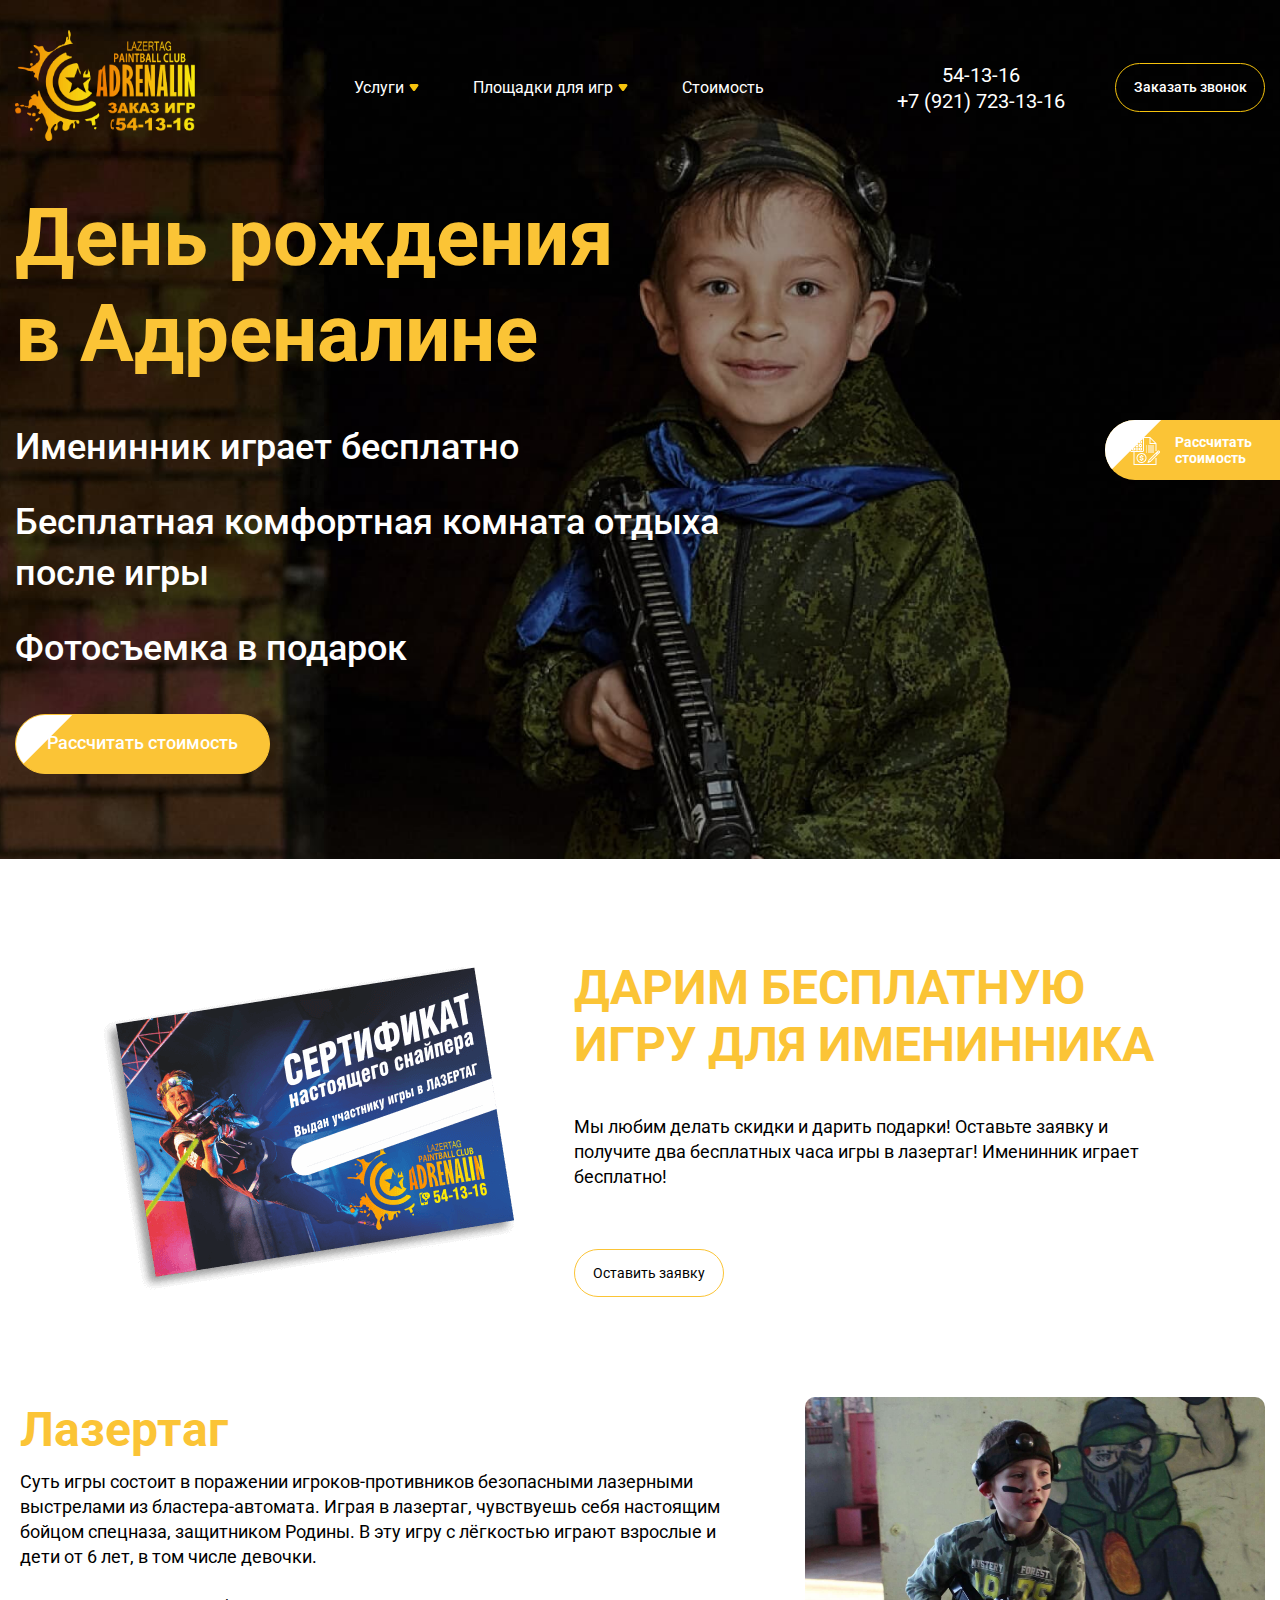
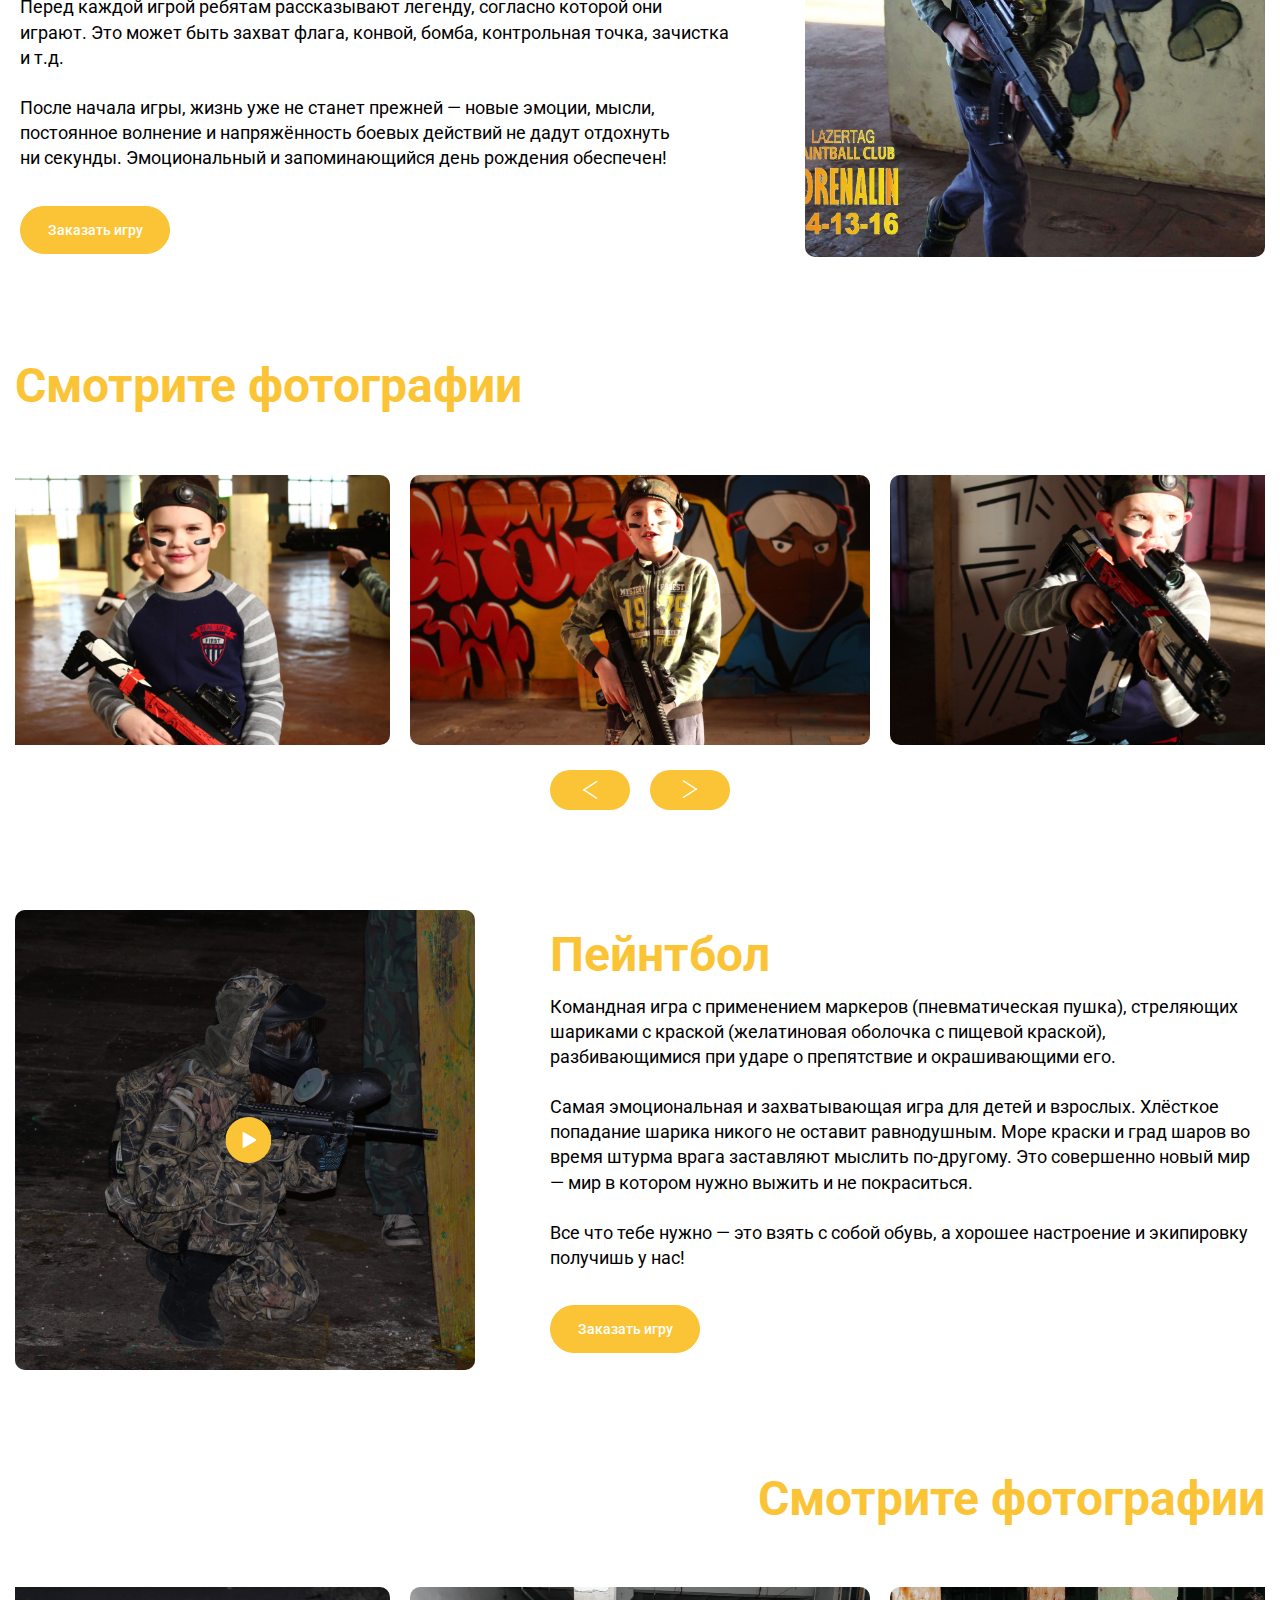
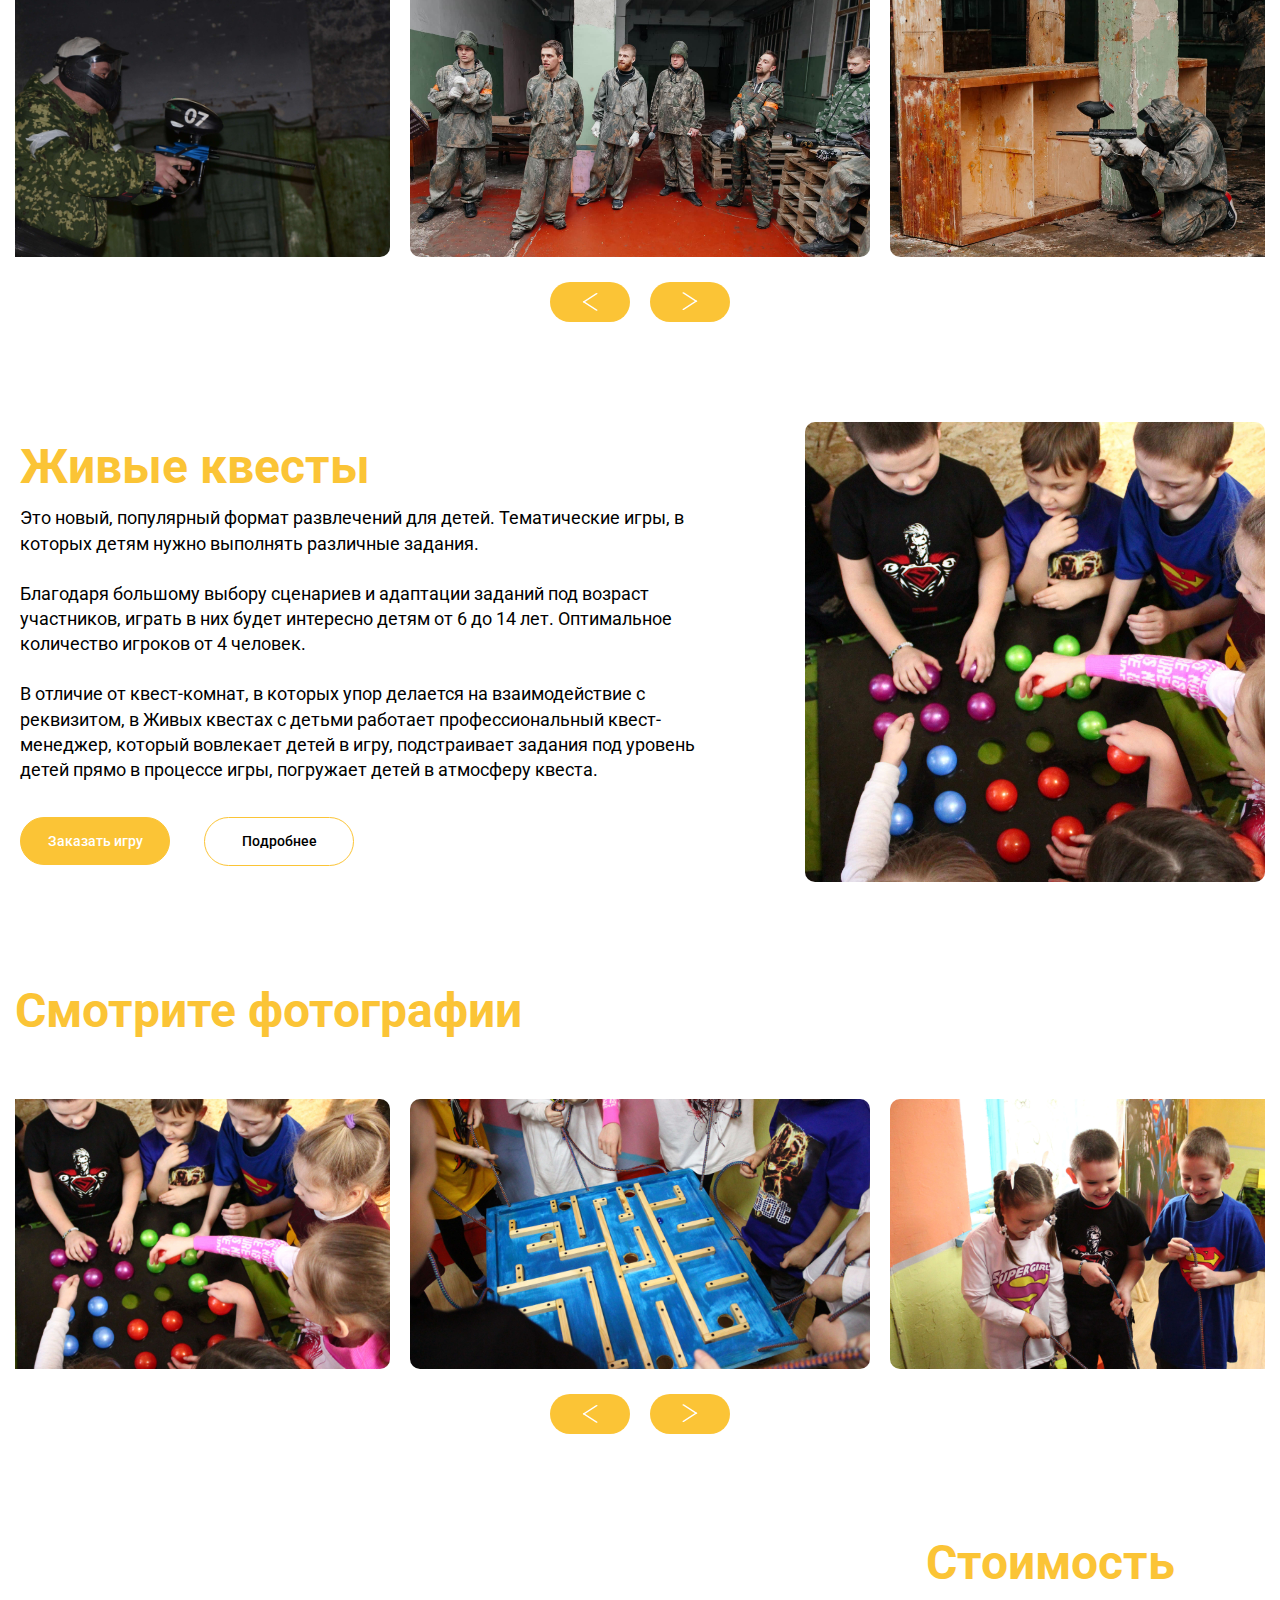
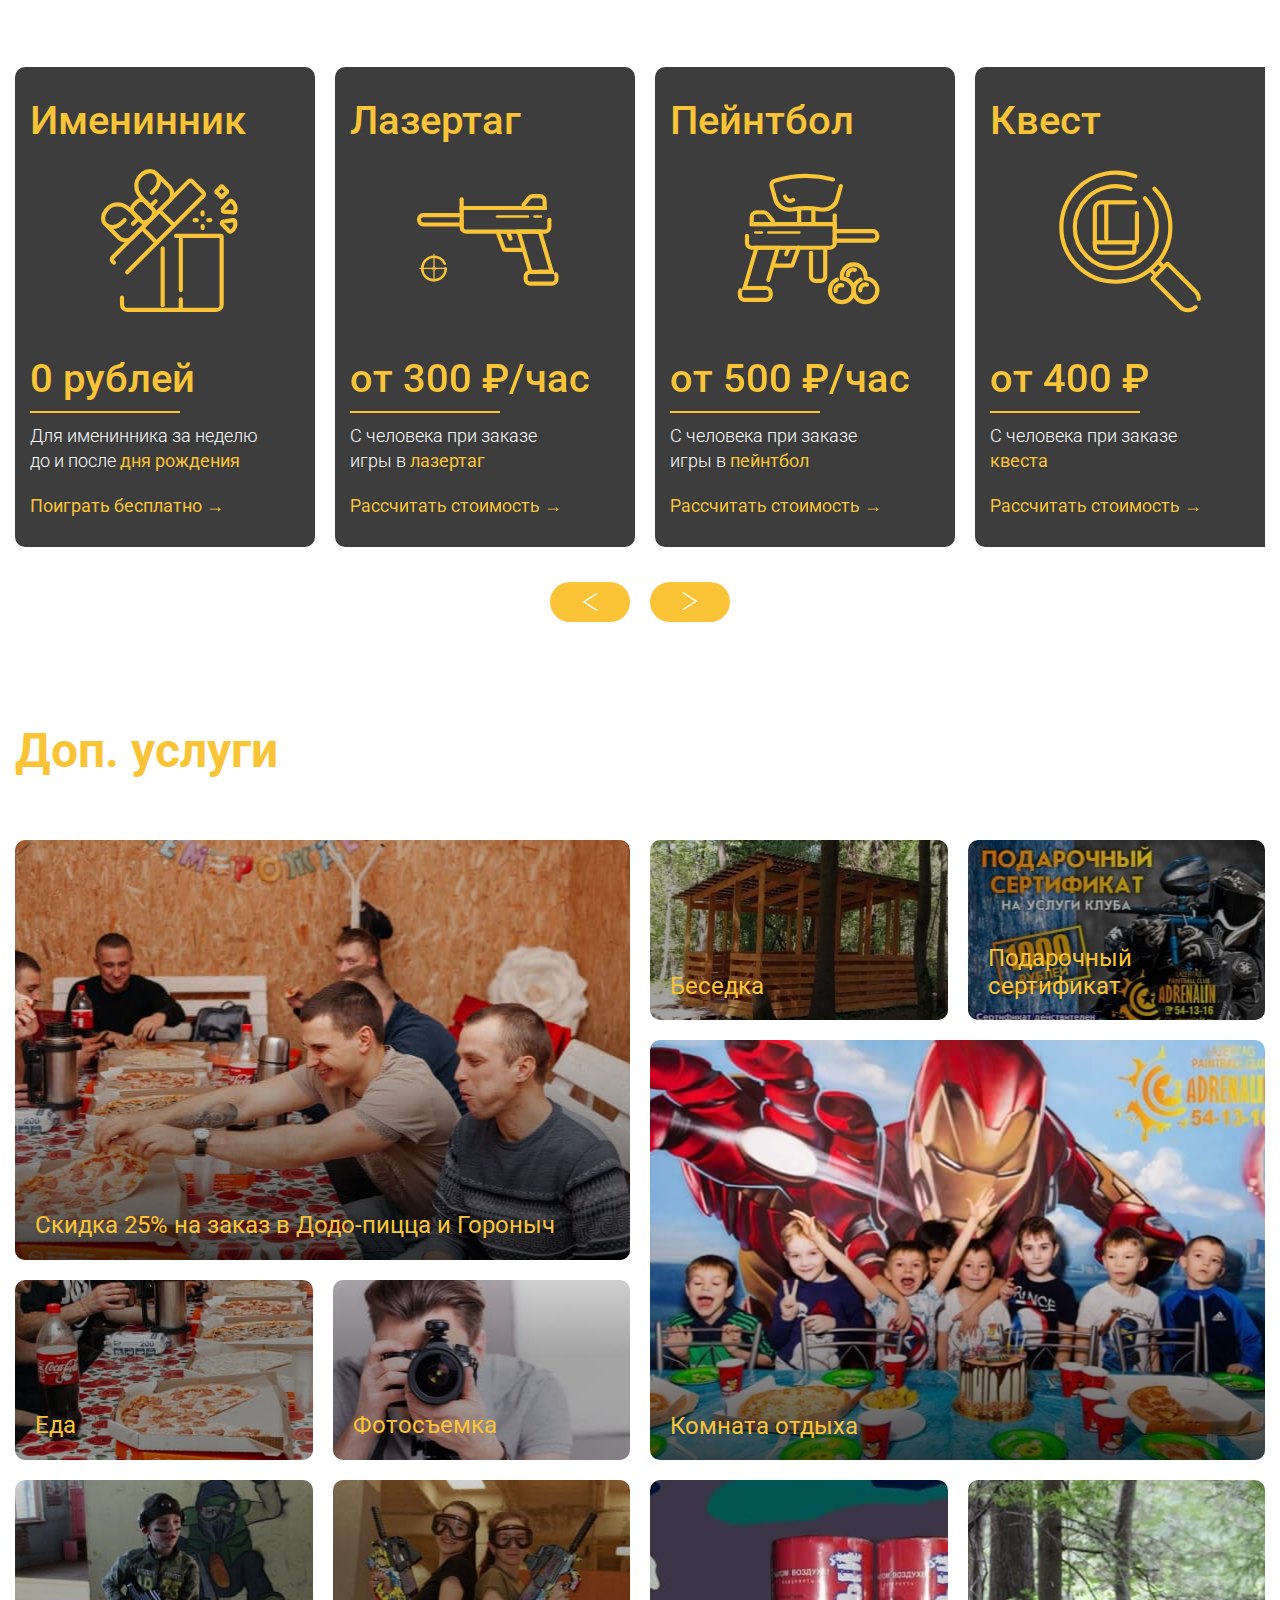
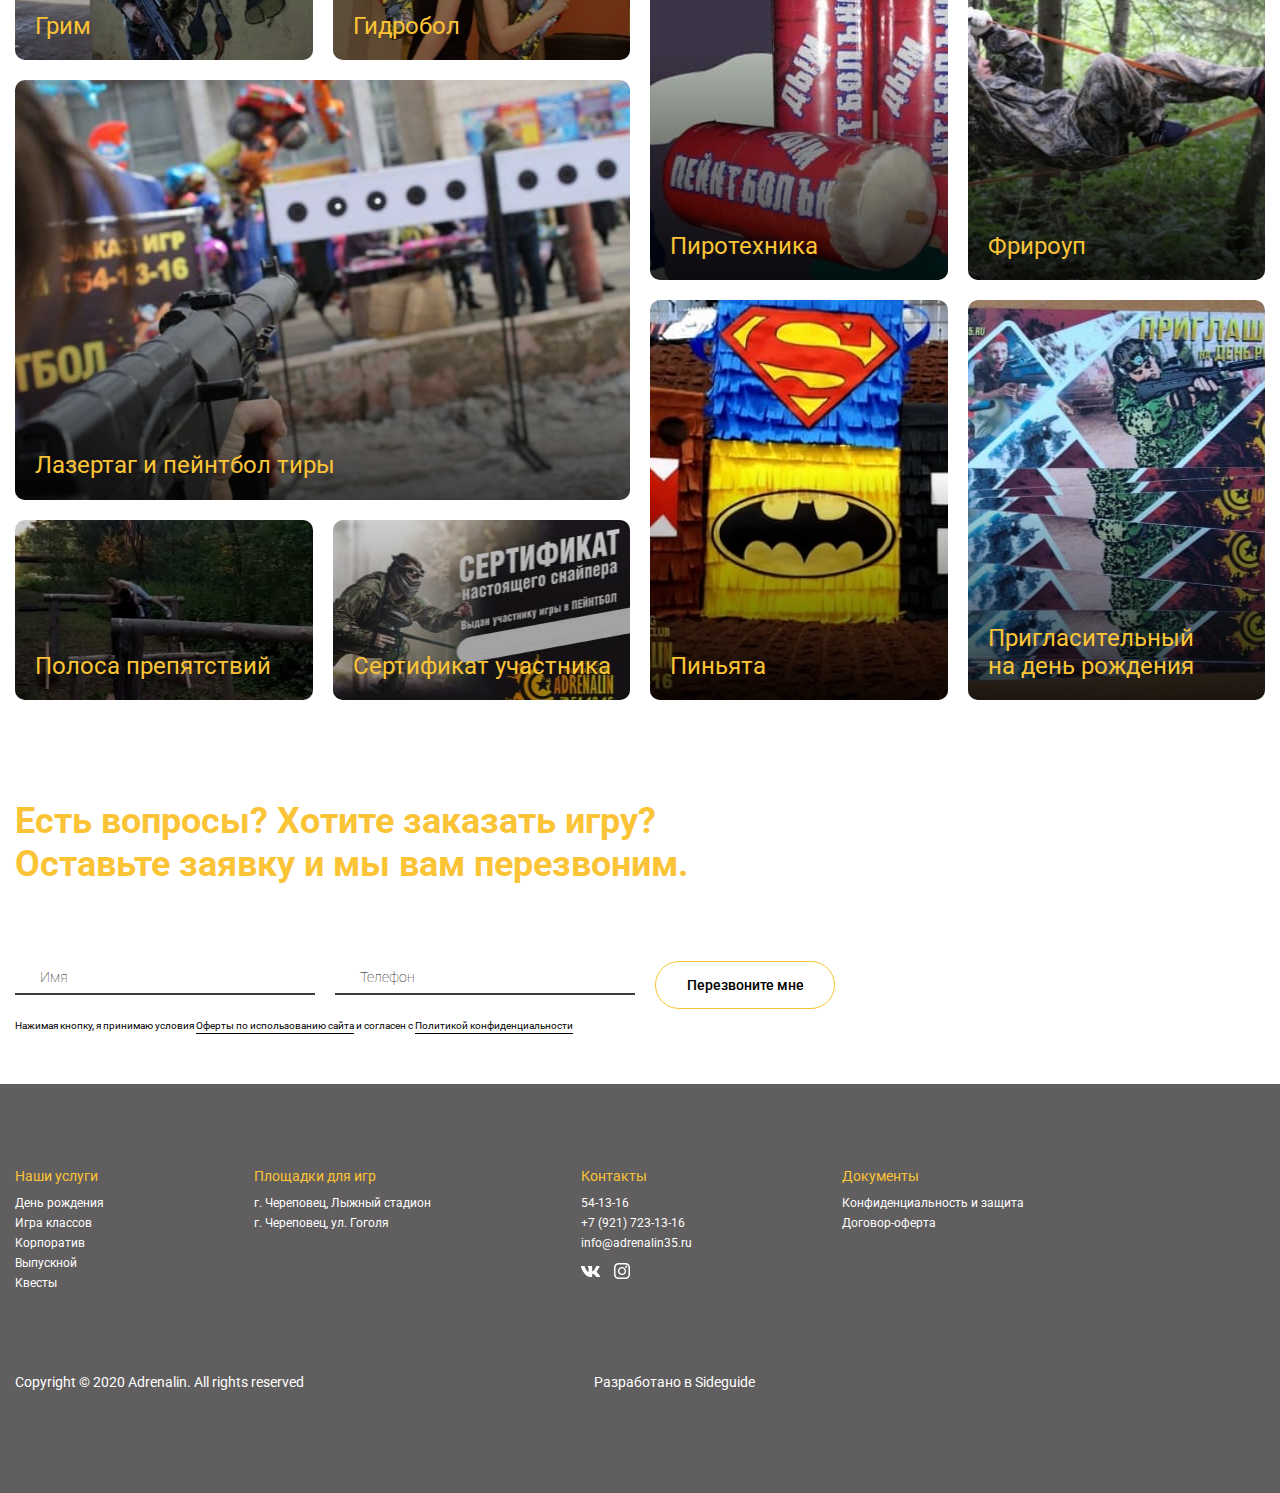
<file: birthday.html>
<!DOCTYPE html>
<html lang="ru">

<head>
  <meta charset="UTF-8">
  <meta name="viewport" content="width=device-width, initial-scale=1.0">
  <meta http-equiv="X-UA-Compatible" content="ie=edge">
  <title>Adrenalin — paintball & lazertag club</title>
  <link rel="shortcut icon" href="./favicon.ico" type="image/x-icon">
  <link rel="stylesheet" href="css/style.min.css">
  <link rel="stylesheet" href="css/jquery.formstyler.css">
</head>

<body class="platform1">
  <div class="overlay" id="overlay"></div>
  <div class="popup main-modal" id="main-modal">
    <div class="popup__close popup-close"></div>
    <div class="main-modal__inner">
      <div class="main-modal__title title3"><span class="yellow">Оставьте заявку</span><br>
        и&nbsp;мы&nbsp;вам перезвоним</div>
      <form class="send-form-mess" action="mailer.php" method="POST">
        <div class="mainform__row">
          <div class="mainform__line">
            <input required class="mainform__field" type="text" id="name5" name="Имя пользователя:">
            <label class="mainform__label" for="name5">Имя</label>
          </div>
          <div class="mainform__line">
            <input required class="mainform__field" type="text" id="phone5" name="Телефон пользователя:">
            <label class="mainform__label" for="phone5">Телефон</label>
          </div>
          <div class="mainform__alert">Нажимая кнопку, я принимаю условия <a href="confidentiality.html">Оферты по
              использованию сайта </a> и&nbsp;согласен с <a href="protect.html">Политикой конфиденциальности</a></div>
          <button class="mainform__btn btn btn-11"><span>Перезвоните мне</span></button>
        </div>
      </form>
    </div>
  </div>
  
  <div class="calc-btn blick-btn popup-btn quiz-play met-btn" data-m-target="Jarlik-sprava" data-popup="quiz">
    <img src="img/calc-btn.png" alt="" class="calc-btn__img">
    <span>
      Рассчитать
      стоимость
    </span>
    <div class="blick-btn__before"></div>
    <div class="blick-btn__after"></div>
  </div>
  
  <div class="quiz popup" id="quiz">
    <div class="quiz__cost">
      <div class="quiz__cost-text">Ваша скидка</div>
      <div class="quiz__cost-number"><input form="quizForm" class="quiz-discount" name="Размер скидки:" type="text"
          value="200" readonly>₽</div>
    </div>
    <div class="quiz__close popup__close popup-close"></div>
    <form class="quiz__content form-send" method="post" action="mailer.php" id="quizForm">
      <div class="quiz-item current" data-quiz="1">
        <input type="radio" checked class="dis-none">
        <div class="quiz__title">
          Ответьте на 6 вопросов
          и получите скидку на игру,
          а&nbsp;также индивидуальный расчёт стоимости игры.
        </div>
      </div>
      <div class="quiz-item" data-quiz="2">
        <div class="quiz__title">
          Какой у вас повод для игры?
        </div>
        <div class="quiz-row">
          <div class="quiz-row__info tabs-quiz">
            <div class="quiz__radio tabs-quiz__item current" data-tab="qi1">
              <input id="reason1" name="Тип мероприятия:" type="radio" value="День рождения">
              <label for="reason1">День рождения</label>
            </div>
            <div class="quiz__radio tabs-quiz__item" data-tab="qi2">
              <input id="reason2" name="Тип мероприятия:" type="radio" value="Игра класса/выпускной">
              <label for="reason2">Игра класса/выпускной</label>
            </div>
            <div class="quiz__radio tabs-quiz__item" data-tab="qi3">
              <input id="reason3" name="Тип мероприятия:" type="radio" value="Сборная игра">
              <label for="reason3">Сборная игра</label>
            </div>
            <div class="quiz__radio tabs-quiz__item" data-tab="qi4">
              <input id="reason4" name="Тип мероприятия:" type="radio" value="Корпоратив">
              <label for="reason4">Корпоратив</label>
            </div>
          </div>
          <div class="quiz-tabs">
            <div class="quiz-row__img tabs-inner__item current ibg" id="qi1"
              style="background-image: url(img/birthday/hero.jpg);"></div>
            <div class="quiz-row__img tabs-inner__item ibg" id="qi2"
              style="background-image: url(img/game/hero-bg2.jpg);"></div>
            <div class="quiz-row__img tabs-inner__item ibg" id="qi3"
              style="background-image: url(img/quest/quest-bg.jpg);"></div>
            <div class="quiz-row__img tabs-inner__item ibg" id="qi4" style="background-image: url(img/company/hero.jpg);">
            </div>
          </div>
        </div>
      </div>
      <div class="quiz-item" data-quiz="3">
        <div class="quiz__title">
          Сколько человек планируется?
        </div>
        <div class="quiz-row1">
          <div class="quiz-row1__info">
            <div class="quiz__radio">
              <input id="howmuch1" name="Сколько человек?" type="radio" value="1">
              <label for="howmuch1">1</label>
            </div>
            <div class="quiz__radio">
              <input id="howmuch2" name="Сколько человек?" type="radio" value="до 6">
              <label for="howmuch2">до 6</label>
            </div>
            <div class="quiz__radio">
              <input id="howmuch3" name="Сколько человек?" type="radio" value="6-10">
              <label for="howmuch3">6-10</label>
            </div>
            <div class="quiz__radio">
              <input id="howmuch4" name="Сколько человек?" type="radio" value="10-15">
              <label for="howmuch4">10-15</label>
            </div>
            <div class="quiz__radio any">
  
              <input id="howmuch5" class="checkform" name="Сколько человек?" type="radio" value="">
              <label for="change_input">
                <input class="quiz-form-text" id="change_input" name="none" type="text" placeholder="Другое">
              </label>
            </div>
          </div>
        </div>
      </div>
      <div class="quiz-item" data-quiz="4">
        <div class="quiz__title">
          Средний возраст участников?
        </div>
        <div class="quiz-row1 quiz-age">
          <div class="quiz-row1__info">
            <div class="quiz__radio">
              <input id="age1" name="Средний возраст участников:" type="radio" value="до 6 лет">
              <label for="age1">до 6 лет</label>
            </div>
            <div class="quiz__radio">
              <input id="age2" name="Средний возраст участников:" type="radio" value="9-11 лет">
              <label for="age2">9-11 лет</label>
            </div>
            <div class="quiz__radio">
              <input id="age3" name="Средний возраст участников:" type="radio" value="15-18 лет">
              <label for="age3">15-18 лет</label>
            </div>
            <div class="quiz__radio">
              <input id="age4" name="Средний возраст участников:" type="radio" value="6 -8 лет">
              <label for="age4">6 -8 лет</label>
            </div>
            <div class="quiz__radio">
              <input id="age5" name="Средний возраст участников:" type="radio" value="12-14 лет">
              <label for="age5">12-14 лет</label>
            </div>
            <div class="quiz__radio">
              <input id="age6" name="Средний возраст участников:" type="radio" value="18+ лет">
              <label for="age6">18+ лет</label>
            </div>
          </div>
        </div>
      </div>
      <div class="quiz-item" data-quiz="5">
        <div class="quiz__title">
          Какую площадку выберете?
        </div>
        <div class="quiz-row2 quiz-platform">
          <div class="quiz-row2__column">
            <input type="radio" name="Площадка:" id="platform1" value="Лыжный cтадион в ЗШК">
            <label for="platform1">
              <img src="img/quiz/1.png" alt="">
              <span>Лыжный cтадион в ЗШК</span>
            </label>
          </div>
          <div class="quiz-row2__column">
            <input type="radio" name="Площадка:" id="platform2" value="Гоголя, 56 (за ТЦ «Рассвет»)">
            <label for="platform2">
              <img src="img/quiz/2.png" alt="">
              <span>Гоголя, 56 (за ТЦ «Рассвет»)</span>
            </label>
          </div>
        </div>
      </div>
      <div class="quiz-item" data-quiz="6">
        <div class="quiz__title">
          Напишите дату и время игры
        </div>
        <div class="quiz-row3 quiz-time">
          <div class="quiz__radio any">
            <input id="data-time" type="radio">
            <label for="change_input2">
              <input id="change_input2" name="Дата проведения:" class="quiz-form-text" type="text"
                placeholder="Желаемые дата и время игры">
            </label>
          </div>
        </div>
      </div>
      <div class="quiz-item" data-quiz="7">
        <div class="quiz__title">
          Что может понадобиться?
        </div>
        <input type="radio" checked class="dis-none">
        <div class="quiz-end__row">
          <div class="quiz__end-check">
            <input id="check1" name="Гидробол" type="checkbox" value="Есть">
            <label for="check1">Гидробол</label>
          </div>
          <div class="quiz__end-check hgj">
            <input id="check2" name="Полоса препятствий" type="checkbox" value="Есть">
            <label for="check2">Полоса препятствий</label>
          </div>
          <div class="quiz__end-check">
            <input id="check3" name="Ведущая" type="checkbox" value="Есть">
            <label for="check3">Ведущая</label>
          </div>
          <div class="quiz__end-check">
            <input id="check4" name="Пиньята" type="checkbox" value="Есть">
            <label for="check4">Пиньята</label>
          </div>
          <div class="quiz__end-check hgj">
            <input id="check5" name="Сертификат участника" type="checkbox" value="Есть">
            <label for="check5">Сертификат участника</label>
          </div>
          <div class="quiz__end-check">
            <input id="check6" name="Музыка" type="checkbox" value="Есть">
            <label for="check6">Музыка</label>
          </div>
          <div class="quiz__end-check">
            <input id="check7" name="Грим" type="checkbox" value="Есть">
            <label for="check7">Грим</label>
          </div>
          <div class="quiz__end-check hgj">
            <input id="check8" name="Комната отдыха" type="checkbox" value="Есть">
            <label for="check8">Комната отдыха</label>
          </div>
          <div class="quiz__end-check">
            <input id="check9" name="Фрироуп" type="checkbox" value="Есть">
            <label for="check9">Фрироуп</label>
          </div>
          <div class="quiz__end-check">
            <input id="check10" name="Тир" type="checkbox" value="Есть">
            <label for="check10">Тир</label>
          </div>
          <div class="quiz__end-check hgj">
            <input id="check11" name="Пригласительные" type="checkbox" value="Есть">
            <label for="check11">Пригласительные</label>
          </div>
          <div class="quiz__end-check">
            <input id="check12" name="Тимбилдинг" type="checkbox" value="Есть">
            <label for="check12">Тимбилдинг</label>
          </div>
        </div>
      </div>
      <div class="quiz-item" data-quiz="8">
        <div class="quiz__title">
          Оставьте контакты и получите
          расчёт стоимости и скидку
          на&nbsp;игру
        </div>
        <div class="quiz-row4 quiz-contact">
          <div class="quiz__radio any any2">
            <input id="quizName" name="Имя пользователя:" class="quiz-form-text" type="text" required>
            <label for="quizName">Имя</label>
          </div>
          <div class="quiz__radio any any2">
            <input id="quizPhone" name="Телефон:" class="quiz-form-text" type="text" required>
            <label for="quizPhone">Телефон</label>
          </div>
        </div>
        <button type="submit" class="btn quiz-btn-send btn-12"><span>Далее</span></button>
      </div>
    </form>
    <!-- /.quiz__content -->
    <div class="quiz__info">
      <div class="quiz__info-content">
        <button class="quiz__info-prev btn"><span>Назад</span><span class="arr"></span></button>
        <div class="quiz__info-question">Вопрос <span class="quiz__info-start"></span> из <span
            class="quiz__info-end"></span></div>
        <button class="quiz__info-next btn"><span>Далее</span><span class="arr"></span></button>
      </div>
      <div class="quiz__line">
        <div class="quiz__line-complete"></div>
      </div>
    </div>
    <!-- /.quiz__info -->
  </div>
  <!-- /.quiz -->

  <!-- <Шапка сайта> -->
  <header class="header fixed white">
    <div class="container">
      <div class="header__inner">
        <a href="index.html" class="header__logo">
          <img src="img/header/logo.png" alt="">
        </a>
        <div class="header-menu">
          <div class="header-menu__close popup-close">
  
          </div>
          <ul class="header__menu">
            <li class="header__list">
              Услуги
              <ul class="header__submenu">
                <li><a href="birthday.html">День рождения</a></li>
                <li><a href="game.html">Игра классов</a></li>
                <li><a href="company.html">Корпоратив</a></li>
                <li><a href="release.html">Выпускной</a></li>
                <li><a href="quest.html">Квесты</a></li>
              </ul>
            </li>
            <li class="header__list">
              Площадки для игр
              <ul class="header__submenu">
                <li><a href="platform1.html">г. Череповец, Лыжный стадион</a></li>
                <li><a href="platform2.html">г. Череповец, ул. Гоголя</a></li>
              </ul>
            </li>
            <li class="header__cost"><a href="#">Стоимость</a></li>
          </ul>
        </div>
        <div class="header__col">
          <div class="header__phone">
            <a href="tel:+541316">54-13-16</a>
            <a href="tel:+79217231316">+7 (921) 723-13-16</a>
          </div>
          <button class="header__btn btn btn-11 popup-btn met-btn" data-m-target="Zakaz_zvonka_shapka" data-popup="main-modal"><span>Заказать звонок</span></button>
        </div>
        <div class="header-burger">
          <span></span>
          <span></span>
          <span></span>
        </div>
      </div>
      <!-- /.header__inner -->
    </div>
    <!-- /.container -->
  </header>
  <!-- </Шапка сайта> -->

  <!-- <ГЛАВНЫЙ ЭКРАН ДЕНЬ РОЖДЕНИЯ> -->
  <section class="birthday ibg" style="background-image: url(img/birthday/hero.jpg);">
    <div class="container">
      <div class="birthday__inner">
        <h1 class="birthday__title">День рождения <br>
          в Адреналине</h1>
        <ul class="birthday__list">
          <li>Именинник играет бесплатно</li>
          <li>Бесплатная комфортная комната отдыха после игры</li>
          <li>Фотосъемка в подарок</li>
        </ul>
        <button class="birthday__btn blick-btn btn popup-btn quiz-play met-btn" data-m-target="dr_glavnaya"
          data-popup="quiz">
          <span>Рассчитать стоимость</span>
          <span class="blick-btn__before"></span>
          <span class="blick-btn__after"></span>
        </button>
      </div>
    </div>
    <!-- /.container -->
  </section>
  <!-- </ГЛАВНЫЙ ЭКРАН ДЕНЬ РОЖДЕНИЯ> -->

  <!-- <БОНУС> -->
  <section class="bonus sect">
    <div class="container">
      <div class="bonus__inner">
        <div class="bonus__img">
          <img src="img/birthday/bonus.png" alt="">
        </div>
        <div class="bonus__info">
          <h2 class="bonus__title title">ДАРИМ БЕСПЛАТНУЮ
            ИГРУ ДЛЯ ИМЕНИННИКА</h2>
          <p class="bonus__text">Мы любим делать скидки и дарить подарки! Оставьте заявку и получите два бесплатных часа
            игры в лазертаг! Именинник играет бесплатно!</p>
          <button class="bonus__btn btn btn-11 popup-btn met-btn" data-m-target="dr_sertifikat"
            data-popup="main-modal"><span>Оставить заявку</span></button>
        </div>
      </div>
      <!-- /.bonus__inner -->
    </div>
    <!-- /.container -->
  </section>
  <!-- </БОНУС> -->

  <!-- <ЛАЗЕРТАГ> -->
  <section class="blockinfo sect">
    <div class="container">
      <div class="blockinfo__inner">
        <div class="blockinfo__info">
          <h2 class="blockinfo__title title">Лазертаг</h2>
          <p class="blockinfo__text">Суть игры состоит в поражении игроков-противников безопасными лазерными выстрелами
            из бластера-автомата. Играя в лазертаг, чувствуешь себя настоящим бойцом спецназа, защитником Родины. В эту
            игру с лёгкостью играют взрослые
            и дети от 6 лет, в том числе девочки.</p>
          <p class="blockinfo__text"> Перед каждой игрой ребятам рассказывают легенду, согласно которой они играют. Это
            может быть захват флага, конвой, бомба, контрольная точка, зачистка и т.д. </p>
          <p class="blockinfo__text">После начала игры, жизнь уже не станет прежней — новые эмоции, мысли, постоянное
            волнение и напряжённость боевых действий не дадут отдохнуть ни секунды. Эмоциональный и запоминающийся день
            рождения обеспечен!</p>
          <button class="blockinfo__btn btn btn-12 popup-btn" data-popup="main-modal"><span>Заказать
              игру</span></button>
        </div>
        <!-- /.blockinfo__info -->
        <div class="blockinfo__video blockinfo__info-2 ibg" style="background-image: url(img/lazertag-video.jpg);">
        </div>
        <!-- /.blockinfo__video -->
      </div>
      <!-- /.blockinfo__inner -->
    </div>
    <!-- /.container -->
  </section>
  <!-- </ЛАЗЕРТАГ> -->

  <!-- <ФОТО> -->
  <section class="photo sect">
    <div class="container">
      <h2 class="photo__titile title">Смотрите фотографии</h2>
    </div>
    <!-- /.container -->
    <div class="container-big">
      <div class="photo__slider slider-main">
        <div class="photo__item ibg" style="background-image: url(img/birthday/lazertag/2.jpg);"></div>
        <div class="photo__item ibg" style="background-image: url(img/birthday/lazertag/3.jpg);"></div>
        <div class="photo__item ibg" style="background-image: url(img/birthday/lazertag/2.jpg);"></div>
        <div class="photo__item ibg" style="background-image: url(img/birthday/lazertag/1.jpg);"></div>
      </div>
      <!-- /.photo__slider -->
    </div>
  </section>
  <!-- </ФОТО> -->

  <!-- <ЛАЗЕРТАГ> -->
  <section class="blockinfo sect">
    <div class="container">
      <div class="blockinfo__inner">
        <div class="blockinfo__info order-1">
          <h2 class="blockinfo__title title">Пейнтбол</h2>
          <p class="blockinfo__text">Командная игра с применением маркеров (пневматическая пушка), стреляющих шариками с
            краской (желатиновая оболочка с пищевой краской), разбивающимися при ударе о препятствие и окрашивающими
            его.</p>
          <p class="blockinfo__text">Самая эмоциональная и захватывающая игра для детей и взрослых. Хлёсткое попадание
            шарика никого не оставит равнодушным. Море краски и град шаров во время штурма врага заставляют мыслить
            по-другому. Это совершенно новый мир — мир в котором нужно выжить и не покраситься.</p>
          <p class="blockinfo__text"> Все что тебе нужно — это взять с собой обувь, а хорошее настроение
            и экипировку получишь у нас!</p>
          <button class="blockinfo__btn btn btn-12 popup-btn met-btn" data-m-target="dr_paintball"
            data-popup="main-modal"><span>Заказать игру</span></button>
        </div>
        <!-- /.blockinfo__info -->
        <div class="blockinfo__video ibg" style="background-image: url(img/birthday/paintball/7.jpg);">
          <a href="https://youtu.be/U-1WOclIHNc" target="_blank" class="video">
            <div class="video__click">
              <div class="video__click-body"></div>
            </div>
            <button class="video__btn">Смотреть видео</button>
          </a>
        </div>
        <!-- /.blockinfo__video -->
      </div>
      <!-- /.blockinfo__inner -->
    </div>
    <!-- /.container -->
  </section>
  <!-- </ЛАЗЕРТАГ> -->

  <!-- <ФОТО> -->
  <section class="photo sect">
    <div class="container">
      <h2 class="photo__titile title right">Смотрите фотографии</h2>
    </div>
    <!-- /.container -->
    <div class="container-big">
      <div class="photo__slider slider-main">
        <div class="photo__item ibg" style="background-image: url(img/birthday/paintball/1.jpg);"></div>
        <div class="photo__item ibg" style="background-image: url(img/birthday/paintball/2.jpg);"></div>
        <div class="photo__item ibg" style="background-image: url(img/birthday/paintball/3.jpg);"></div>
        <div class="photo__item ibg" style="background-image: url(img/birthday/paintball/4.jpg);"></div>
        <div class="photo__item ibg" style="background-image: url(img/birthday/paintball/5.jpg);"></div>
        <div class="photo__item ibg" style="background-image: url(img/birthday/paintball/6.jpg);"></div>
        <div class="photo__item ibg" style="background-image: url(img/birthday/paintball/7.jpg);"></div>
        <div class="photo__item ibg" style="background-image: url(img/birthday/paintball/8.jpg);"></div>
        <div class="photo__item ibg" style="background-image: url(img/birthday/paintball/9.jpg);"></div>
        <div class="photo__item ibg" style="background-image: url(img/birthday/paintball/10.jpg);"></div>
        <div class="photo__item ibg" style="background-image: url(img/birthday/paintball/11.jpg);"></div>
        <div class="photo__item ibg" style="background-image: url(img/birthday/paintball/12.jpg);"></div>
      </div>
      <!-- /.photo__slider -->
    </div>
  </section>
  <!-- </ФОТО> -->

  <!-- <ЛАЗЕРТАГ> -->
  <section class="blockinfo sect">
    <div class="container">
      <div class="blockinfo__inner">
        <div class="blockinfo__info">
          <h2 class="blockinfo__title title">Живые квесты</h2>
          <p class="blockinfo__text">Это новый, популярный формат развлечений для детей. Тематические игры, в которых
            детям нужно выполнять различные задания.</p>
          <p class="blockinfo__text">Благодаря большому выбору сценариев и адаптации заданий под возраст участников,
            играть в них будет интересно детям от 6 до 14 лет. Оптимальное количество игроков от 4 человек.</p>
          <p class="blockinfo__text">В отличие от квест-комнат, в которых упор делается на взаимодействие с реквизитом,
            в Живых квестах с детьми работает профессиональный квест-менеджер, который вовлекает детей в игру,
            подстраивает задания под уровень детей прямо в процессе игры, погружает детей в атмосферу квеста.</p>
          <button class="blockinfo__btn btn btn-12 popup-btn met-btn" data-m-target="dr_quest"
            data-popup="main-modal"><span>Заказать игру</span></button>
          <a href="quest.html" class="blockinfo__btn2 btn btn-11"><span>Подробнее</span></a>
        </div>
        <!-- /.blockinfo__info -->
        <div class="blockinfo__video blockinfo__info-2 ibg" style="background-image: url(img/quest-video.jpg);">
        </div>
        <!-- /.blockinfo__video -->
      </div>
      <!-- /.blockinfo__inner -->
    </div>
    <!-- /.container -->
  </section>
  <!-- </ЛАЗЕРТАГ> -->

  <!-- <ФОТО> -->
  <section class="photo sect">
    <div class="container">
      <h2 class="photo__titile title">Смотрите фотографии</h2>
    </div>
    <!-- /.container -->
    <div class="container-big">
      <div class="photo__slider slider-main">
        <div class="photo__item ibg" style="background-image: url(img/birthday/quest/1.jpg);"></div>
        <div class="photo__item ibg" style="background-image: url(img/birthday/quest/2.jpg);"></div>
        <div class="photo__item ibg" style="background-image: url(img/birthday/quest/3.jpg);"></div>
        <div class="photo__item ibg" style="background-image: url(img/birthday/quest/4.jpg);"></div>
        <div class="photo__item ibg" style="background-image: url(img/birthday/quest/5.jpg);"></div>
        <div class="photo__item ibg" style="background-image: url(img/birthday/quest/6.jpg);"></div>
      </div>
      <!-- /.photo__slider -->
    </div>
  </section>
  <!-- </ФОТО> -->

  <!-- <СТОИМОСТЬ> -->
  <section class="cost sect" id="cost-point">
    <div class="container">
      <h2 class="cost__title title title_r">Стоимость</h2>
      <div class="cost__list">
        <div class="cost__item cost-item-anim popup-btn quiz-play met-btn" data-m-target="glavnaya_stoimost" data-popup="main-modal">
          <div class="cost__item-title">Именинник</div>
          <div class="cost__item-img anim" id="anim3" data-anims="2">
            <!-- <img src="img/cost/1.svg" alt=""> -->
          </div>
          <h3 class="cost__item-heading">0 рублей</h3>
          <p class="cost__item-text">
            Для именинника за неделю<br>
            до и после <span>дня рождения</span>
          </p>
          <div class="cost__item-btn">Поиграть бесплатно →</div>
        </div>
        <!-- /.cost__item -->
        <div class="cost__item cost-item-anim popup-btn quiz-play met-btn" data-m-target="glavnaya_stoimost"  data-popup="quiz">
          <div class="cost__item-title">Лазертаг</div>
          <div class="cost__item-img anim" id="anim1" data-anims="0">
            <!-- <img src="img/cost/2.svg" alt=""> -->
          </div>
          <h3 class="cost__item-heading">от 300 ₽/час</h3>
          <p class="cost__item-text">
            С человека при заказе<br>
            игры в <span>лазертаг</span>
          </p>
          <div class="cost__item-btn">Рассчитать стоимость →</div>
        </div>
        <!-- /.cost__item -->
        <div class="cost__item cost-item-anim popup-btn quiz-play met-btn" data-m-target="glavnaya_stoimost"  data-popup="quiz">
          <div class="cost__item-title">Пейнтбол</div>
          <div class="cost__item-img anim" id="anim2" data-anims="1">
            <!-- <img src="img/cost/3.svg" alt=""> -->
          </div>
          <h3 class="cost__item-heading">от 500 ₽/час</h3>
          <p class="cost__item-text">
            С человека при заказе<br>
            игры в <span>пейнтбол</span>
          </p>
          <div class="cost__item-btn">Рассчитать стоимость →</div>
        </div>
        <!-- /.cost__item -->
        <div class="cost__item cost-item-anim popup-btn quiz-play met-btn" data-m-target="glavnaya_stoimost"  data-popup="quiz">
          <div class="cost__item-title">Квест</div>
          <div class="cost__item-img anim" id="anim4" data-anims="3">
            <!-- <img src="img/cost/4.svg" alt=""> -->
          </div>
          <h3 class="cost__item-heading">от 400 ₽</h3>
          <p class="cost__item-text">
            С человека при заказе<br>
            <span>квеста</span>
          </p>
          <div class="cost__item-btn">Рассчитать стоимость →</div>
        </div>
        <!-- /.cost__item -->
      </div>
      <!-- /.cost__list -->
    </div>
    <!-- /.container -->
  </section>
  <!-- </СТОИМОСТЬ> -->

    <!-- <ДОПОЛНИТЕЛЬНЫЕ УСЛУГИ> -->
    <div class="services-add sect">
      <div class="container">
        <h2 class="services-add__title title">Доп. услуги</h2>
        <div class="services-add__row row row-top">
          <div class="row__left">
            <div class="column-big ibg" style="background-image: url(img/servicesadd/1.jpg);">
              <div class="services-add__item">
                <h4 class="services-add__item-title">Скидка 25% на заказ в Додо-пицца и Гороныч</h4>
                <p class="services-add__item-text">У нас вы можете заказать еду и напитки в Додо-пицца 
                  или Горыныч со скидкой в 25%.</p>
              </div>
              <!-- /.services-add__item -->
            </div>
            <!-- /.column-big -->
            <div class="column-little ibg" style="background-image: url(img/servicesadd/2.jpg);">
              <div class="services-add__item">
                <h4 class="services-add__item-title">Еда</h4>
                <p class="services-add__item-text">Вы можете принести угощения с&nbsp;собой или доверить это нам</p>
              </div>
              <!-- /.services-add__item -->
            </div>
            <!-- /.column-little -->
            <div class="column-little ibg" style="background-image: url(img/servicesadd/3.jpg);">
              <div class="services-add__item">
                <h4 class="services-add__item-title">Фотосъемка</h4>
                <p class="services-add__item-text">На каждой игре проводится бесплатная фотосъёмка</p>
              </div>
              <!-- /.services-add__item -->
            </div>
            <!-- /.column-little -->
          </div>
          <!-- /.row__left -->
          <div class="row__right">
            <div class="column-little ibg" style="background-image: url(img/servicesadd/4.jpg);">
              <div class="services-add__item">
                <h4 class="services-add__item-title">Беседка</h4>
                <p class="services-add__item-text">На полигоне есть беседка, где 
                  можно отдохнуть, пообщаться и&nbsp;поесть шашлыки</p>
              </div>
              <!-- /.services-add__item -->
            </div>
            <!-- /.column-little -->
            <div class="column-little ibg" style="background-image: url(img/servicesadd/5.jpg);">
              <div class="services-add__item">
                <h4 class="services-add__item-title">Подарочный сертификат</h4>
                <p class="services-add__item-text">У нас вы можете приобрести 
                  подарочные сертификаты на любую сумму</p>
              </div>
              <!-- /.services-add__item -->
            </div>
            <!-- /.column-little -->
            <div class="column-big ibg" style="background-image: url(img/servicesadd/6.jpg);">
              <div class="services-add__item">
                <h4 class="services-add__item-title">Комната отдыха</h4>
                <p class="services-add__item-text">У нас есть специально оборудованные комнаты отдыха, где после войны можно отдохнуть, перевести дух и продолжить отмечать праздник со своими товарищами по оружию</p>
              </div>
              <!-- /.services-add__item -->
            </div>
            <!-- /.column-big -->
          </div>
          <!-- /.row__right -->
        </div>
        <!-- /.services-add__row -->
        <div class="services-add__row row">
          <div class="row__left">
            <div class="column-little ibg" style="background-image: url(img/servicesadd/7.jpg);">
              <div class="services-add__item">
                <h4 class="services-add__item-title">Грим</h4>
                <p class="services-add__item-text">Мы можем сделать 
                  для вас специальную боевую раскраску</p>
              </div>
              <!-- /.services-add__item -->
            </div>
            <!-- /.column-little -->
            <div class="column-little ibg" style="background-image: url(img/servicesadd/8.jpg);">
              <div class="services-add__item">
                <h4 class="services-add__item-title">Гидробол</h4>
                <p class="services-add__item-text">Это активная командная игра, в которой для поражения противника используется оружие, заряженное шариками из гидрогеля.</p>
              </div>
              <!-- /.services-add__item -->
            </div>
            <!-- /.column-little -->
            <div class="column-big ibg" style="background-image: url(img/servicesadd/9.jpg);">
              <div class="services-add__item">
                <h4 class="services-add__item-title">Лазертаг и пейнтбол тиры</h4>
                <p class="services-add__item-text">Устанавливаем специальные тиры для стрельбы по ним 
                  из оружия, предназначенного для лазертага или пейнтбола</p>
              </div>
              <!-- /.services-add__item -->
            </div>
            <!-- /.column-big -->
            <div class="column-little ibg" style="background-image: url(img/servicesadd/10.jpg);">
              <div class="services-add__item">
                <h4 class="services-add__item-title">Полоса препятствий</h4>
                <p class="services-add__item-text">Полоса местности, оборудованная различными препятствиями и инженерными сооружениями.</p>
              </div>
              <!-- /.services-add__item -->
            </div>
            <!-- /.column-little -->
            <div class="column-little ibg" style="background-image: url(img/servicesadd/11.jpg);">
              <div class="services-add__item">
                <h4 class="services-add__item-title">Сертификат участника</h4>
                <p class="services-add__item-text">У нас вы можете приобрести 
                  сертификаты участника для&nbsp;всех ваших гостей</p>
              </div>
              <!-- /.services-add__item -->
            </div>
            <!-- /.column-little -->
          </div>
          <!-- /.row__left -->
          <div class="row__right">
            <div class="column-middle ibg" style="background-image: url(img/servicesadd/12.jpg);">
              <div class="services-add__item">
                <h4 class="services-add__item-title">Пиротехника</h4>
                <p class="services-add__item-text">У&nbsp;нас вы можете приобрести 
                  гранаты&nbsp;и&nbsp;дымы, которые
                  прошли&nbsp;обязательную 
                  сертификацию</p>
              </div>
              <!-- /.services-add__item -->
            </div>
            <!-- /.column-middle -->
            <div class="column-middle ibg" style="background-image: url(img/servicesadd/13.jpg);">
              <div class="services-add__item">
                <h4 class="services-add__item-title">Фрироуп</h4>
                <p class="services-add__item-text">Это преодоление дистанций, созданных на деревьях или искусственных опорах</p>
              </div>
              <!-- /.services-add__item -->
            </div>
            <!-- /.column-middle -->
            <div class="column-middle ibg" style="background-image: url(img/servicesadd/14.jpg);">
              <div class="services-add__item">
                <h4 class="services-add__item-title">Пиньята</h4>
                <p class="services-add__item-text">Это фигура наполненная внутри конфетами, которую именинник разбивает битой после игры.</p>
              </div>
              <!-- /.services-add__item -->
            </div>
            <!-- /.column-middle -->
            <div class="column-middle ibg" style="background-image: url(img/servicesadd/15.jpg);">
              <div class="services-add__item">
                <h4 class="services-add__item-title">Пригласительный
                  на&nbsp;день&nbsp;рождения</h4>
                <p class="services-add__item-text">У&nbsp;нас вы можете приобрести 
                  пригласительные для&nbsp;всех 
                  ваших&nbsp;гостей</p>
              </div>
              <!-- /.services-add__item -->
            </div>
            <!-- /.column-middle -->
          </div>
          <!-- /.row__right -->
        </div>
        <!-- /.services-add__row -->
        <a href="#" class="btn-more slider-game__btn">Ещё услуги</a>
      </div>
      <!-- /.container -->
    </div>
    <!-- </ДОПОЛНИТЕЛЬНЫЕ УСЛУГИ> -->

  <!-- <ФОРМА ОБРАТНОЙ СВЯЗИ> -->
  <section class="mainform sect">
    <div class="container">
      <div class="mainform__inner">
        <h2 class="mainform__title title3 yellow">Есть вопросы? Хотите&nbsp;заказать&nbsp;игру?
          Оставьте заявку и мы вам перезвоним.</h2>
        <form action="mailer.php" method="POST" class="send-form-mess2">
          <div class="mainform__row">
            <div class="mainform__line">
              <input required class="mainform__field" type="text" id="name" name="Имя пользователя:">
              <label class="mainform__label" for="name">Имя</label>
            </div>
            <div class="mainform__line">
              <input required class="mainform__field" type="text" id="phone" name="Телефон пользователя:">
              <label class="mainform__label" for="phone">Телефон</label>
            </div>
            <button class="mainform__btn btn btn-11"><span>Перезвоните мне</span></button>
          </div>
        </form>
        <div class="mainform__alert">Нажимая кнопку, я принимаю условия <a href="confidentiality.html">Оферты по
            использованию сайта </a> и
          согласен с <a href="protect.html">Политикой конфиденциальности</a></div>
      </div>
      <!-- /.mainform__inner -->
    </div>
    <!-- /.container -->
  </section>
  <!-- </ФОРМА ОБРАТНОЙ СВЯЗИ> -->

  <!-- <ПОДВАЛ САЙТА> -->
  <footer class="footer">
    <div class="container">
      <div class="footer__inner">
        <div class="footer__column">
          <h5 class="footer__title">Наши услуги</h5>
          <ul class="footer__list">
            <li class="footer__list-item"><a href="birthday.html">День рождения</a></li>
            <li class="footer__list-item"><a href="game.html">Игра классов</a></li>
            <li class="footer__list-item"><a href="company.html">Корпоратив</a></li>
            <li class="footer__list-item"><a href="release.html">Выпускной</a></li>
            <li class="footer__list-item"><a href="quest.html">Квесты</a></li>
          </ul>
        </div>
        <!-- /.footer__column -->
        <div class="footer__column">
          <h5 class="footer__title">Площадки для игр</h5>
          <ul class="footer__list">
            <li class="footer__list-item"><a href="platform1.html">г. Череповец, Лыжный стадион</a></li>
            <li class="footer__list-item"><a href="platform2.html">г. Череповец, ул. Гоголя</a></li>
          </ul>
        </div>
        <!-- /.footer__column -->
        <div class="footer__column">
          <h5 class="footer__title">Контакты</h5>
          <ul class="footer__list">
            <li class="footer__list-item"><a href="tel:+541316">54-13-16</a></li>
            <li class="footer__list-item"><a href="tel:+79217231316">+7 (921) 723-13-16</a></li>
            <li class="footer__list-item"><a href="mailto:info@adrenalin35.ru">info@adrenalin35.ru</a></li>
          </ul>
          <div class="footer__list-social">
            <a href="https://vk.com/adrenalinpaintball"><span class="footer__list-social-img ibg"></span></a>
            <a href="https://www.instagram.com/_adrenalin35_/"><span class="footer__list-social-img ibg"></span></a>
          </div>
        </div>
        <div class="footer__column">
          <h5 class="footer__title">Документы</h5>
          <ul class="footer__list">
            <li class="footer__list-item"><a href="protect.html">Конфиденциальность и защита</a></li>
            <li class="footer__list-item"><a href="confidentiality.html">Договор-оферта</a></li>
          </ul>
        </div>
        <!-- /.footer__column -->
      </div>
      <!-- /.footer__inner -->
      <div class="footer__info">
        <p class="footer__copy">Copyright © 2020 Adrenalin. All rights reserved</p>
        <a href="https://sideguide.ru/" class="development-link"><span>Разработано в Sideguide</span></a>
      </div>
      <!-- /.footer__info -->
    </div>
    <!-- /.container -->
  </footer>
  <!-- </ПОДВАЛ САЙТА> -->

  <script src="https://ajax.googleapis.com/ajax/libs/jquery/3.4.1/jquery.min.js"></script>
  <script src="js/custom.js"></script>
  <script src="js/libs.min.js"></script>
  <script src="js/main-min.js"></script>

</body>

</html>
</file>
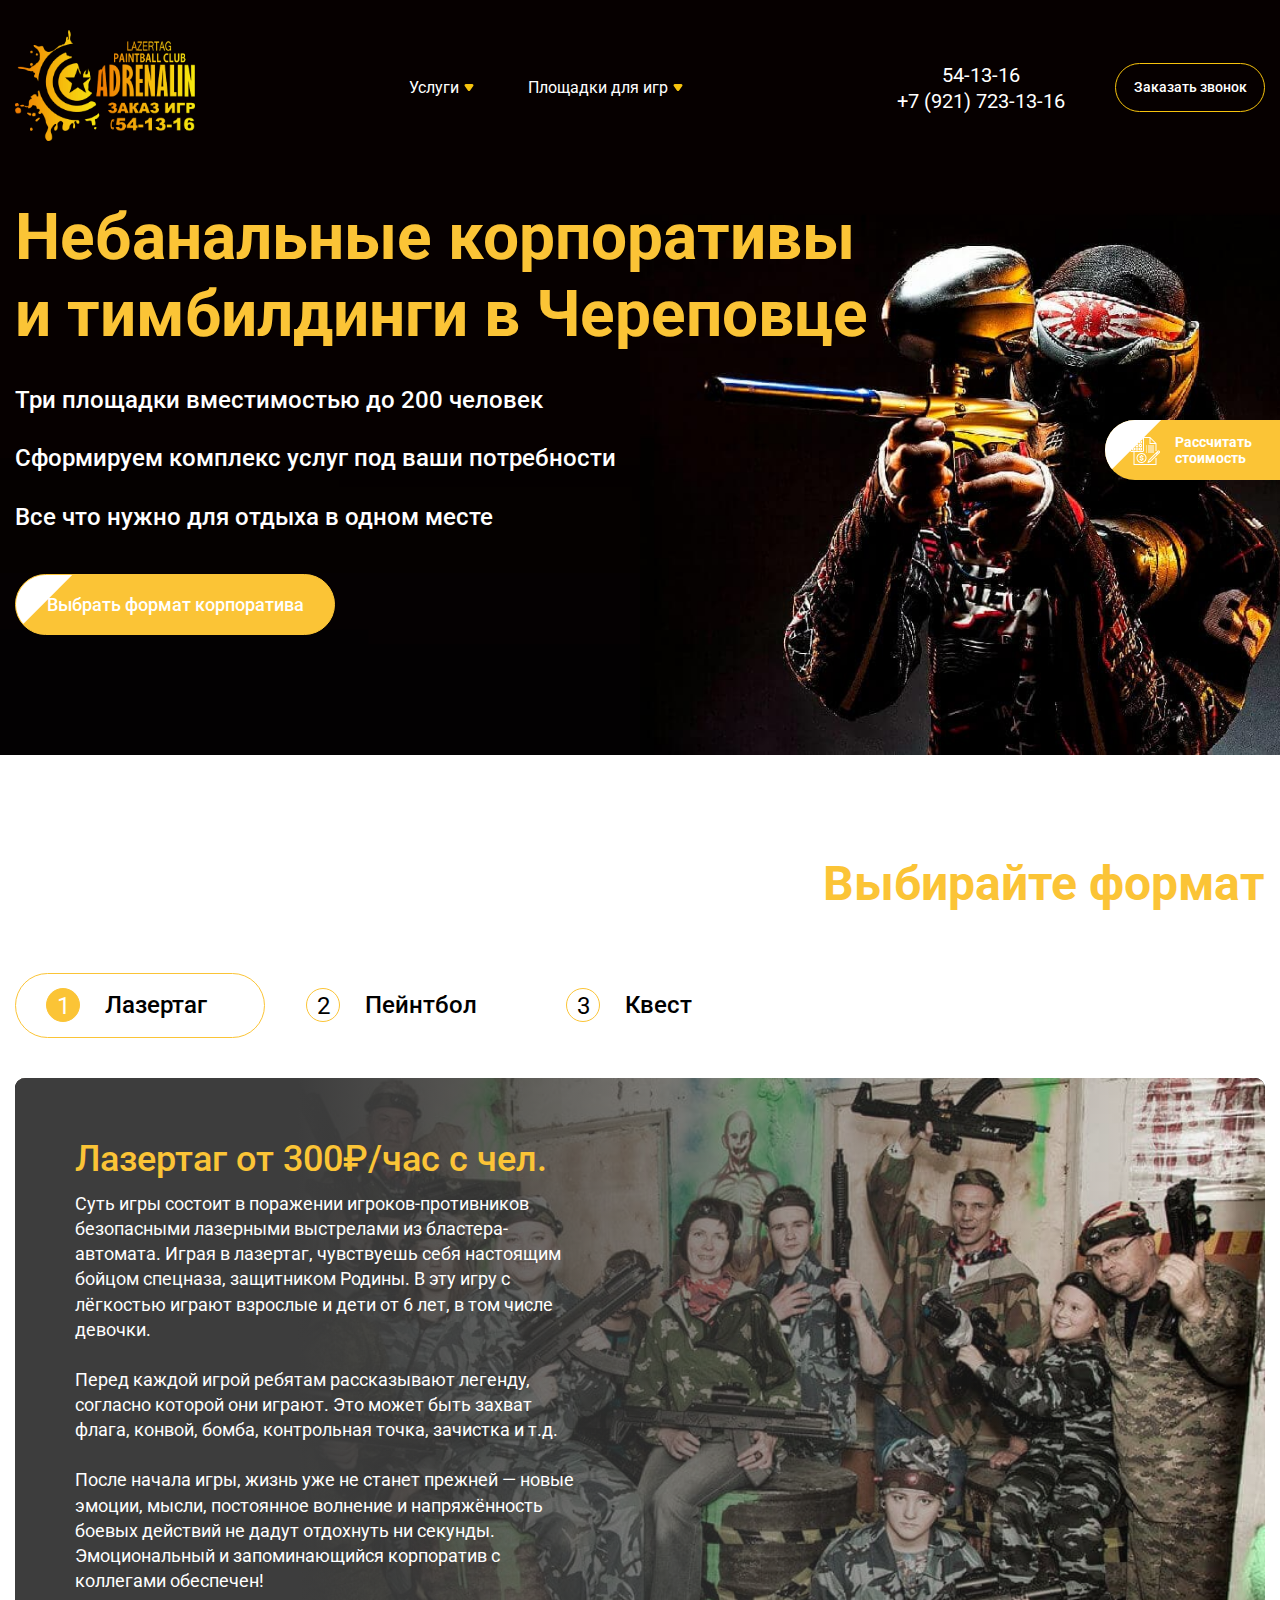
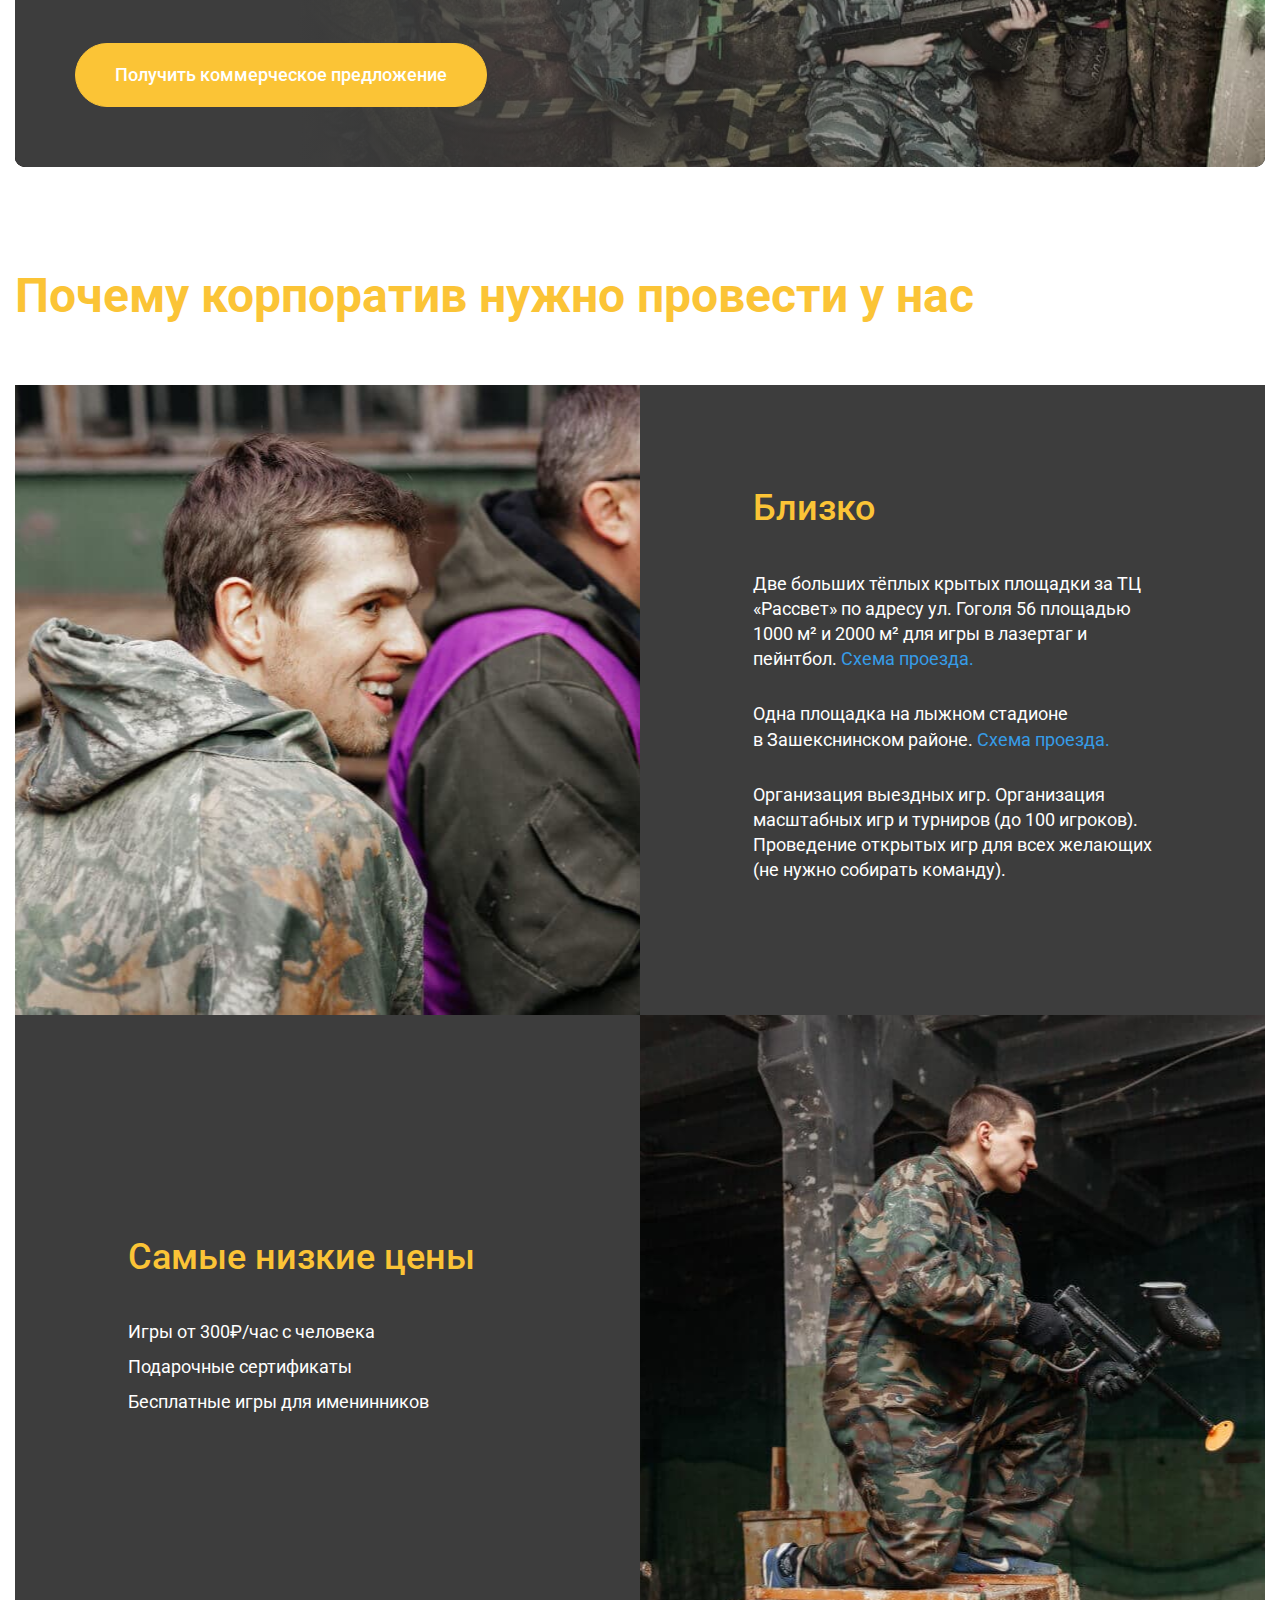
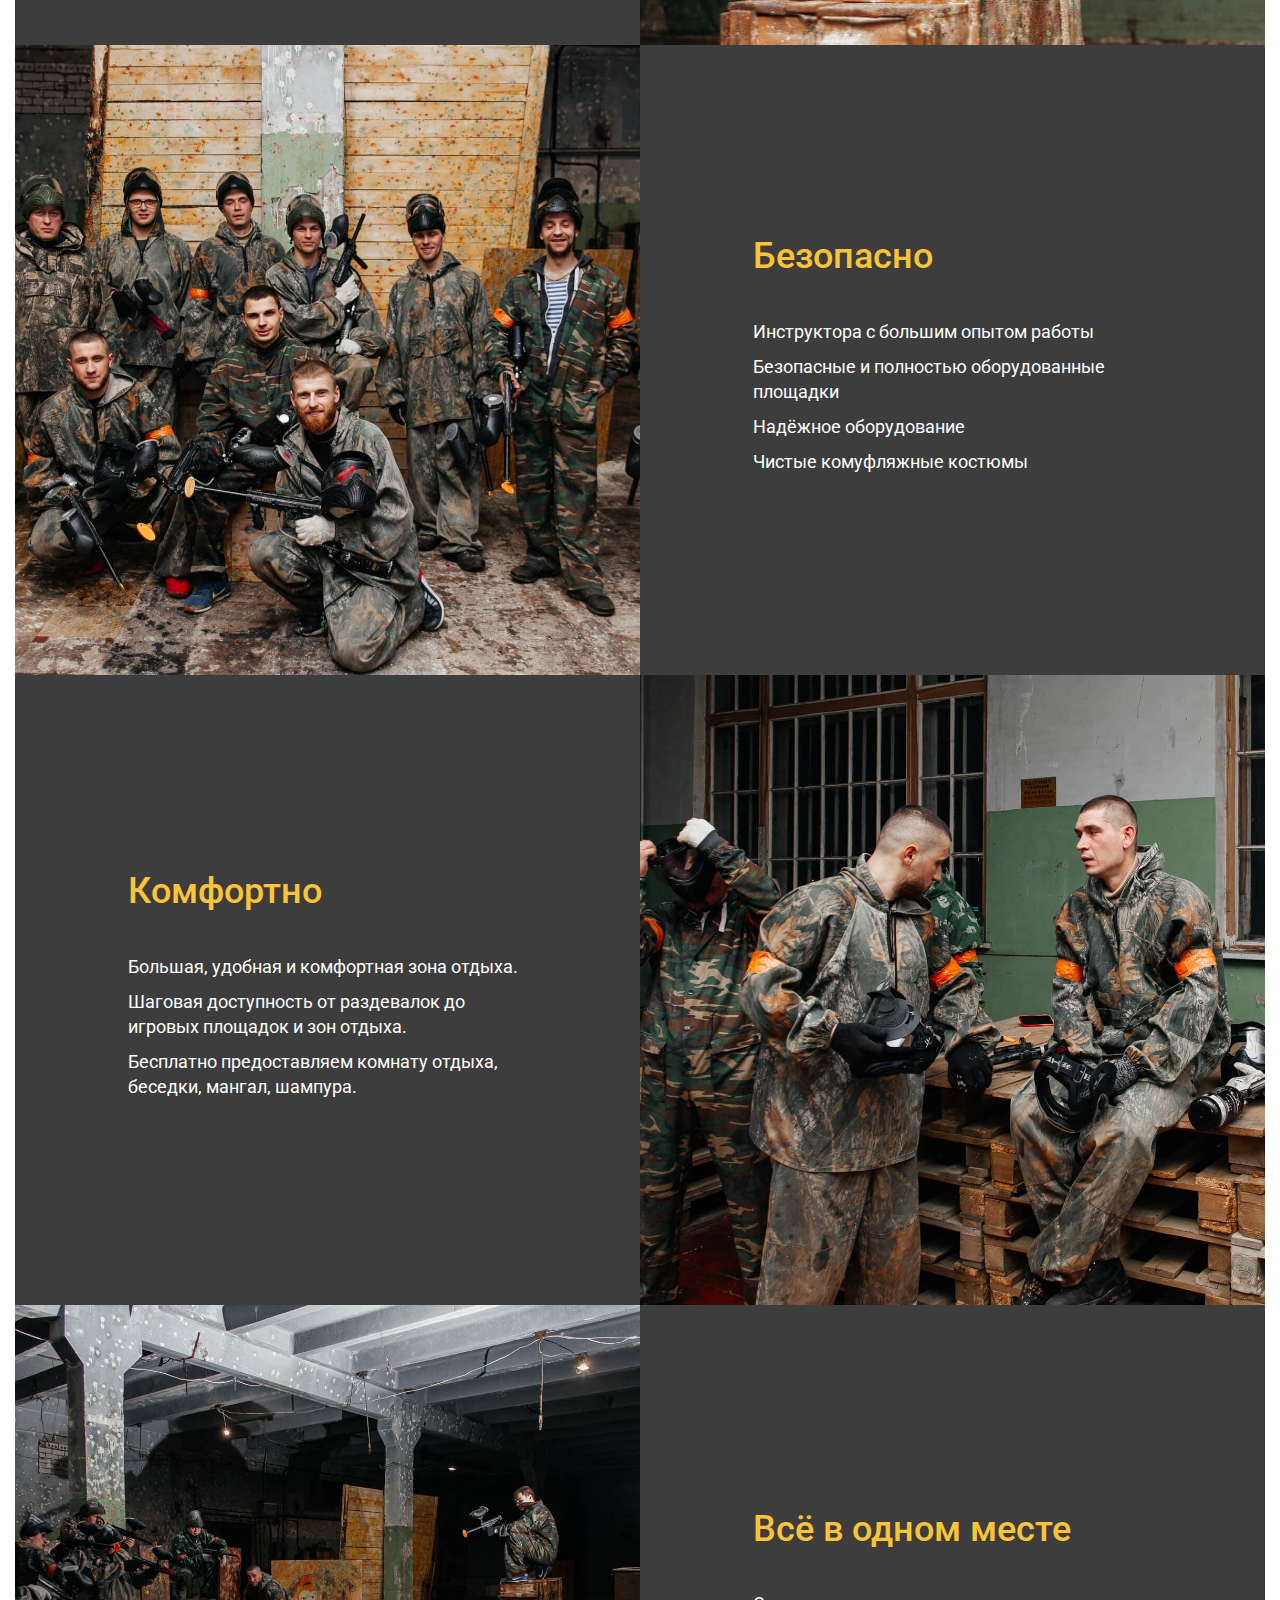
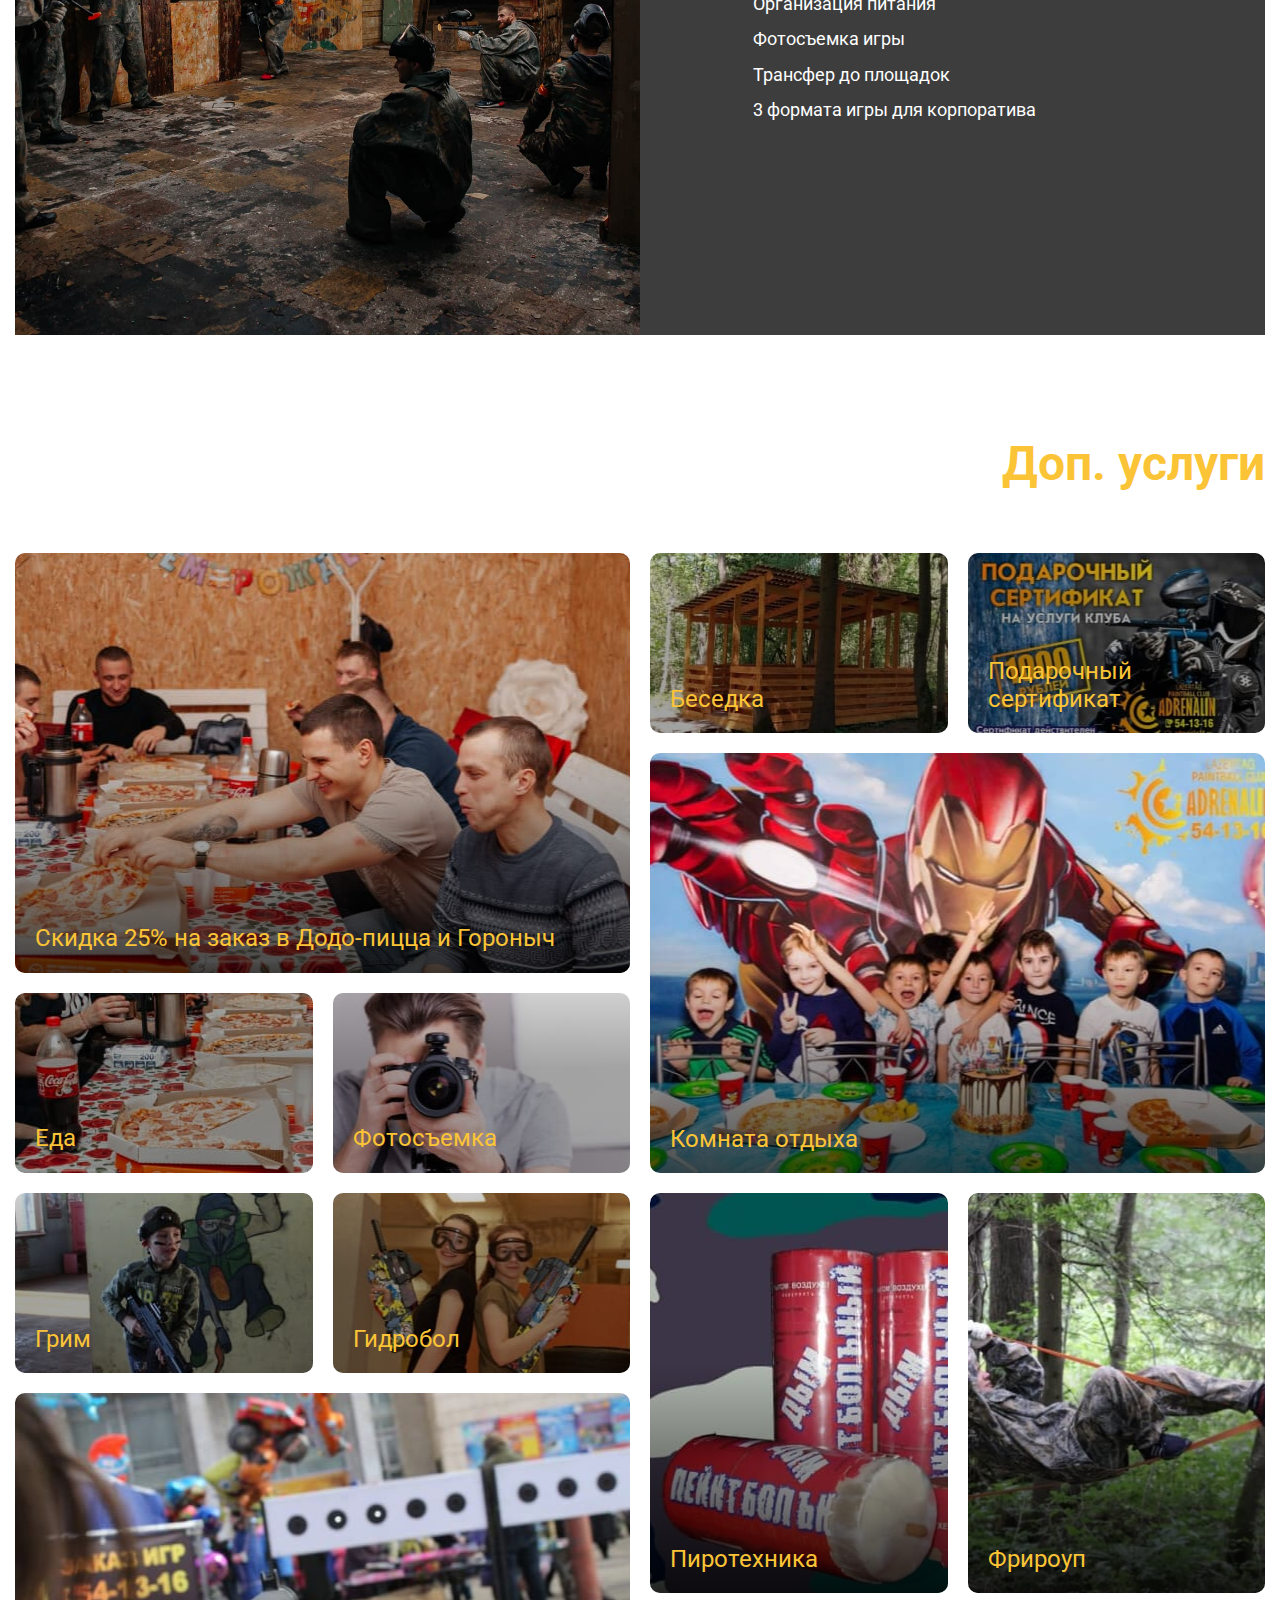
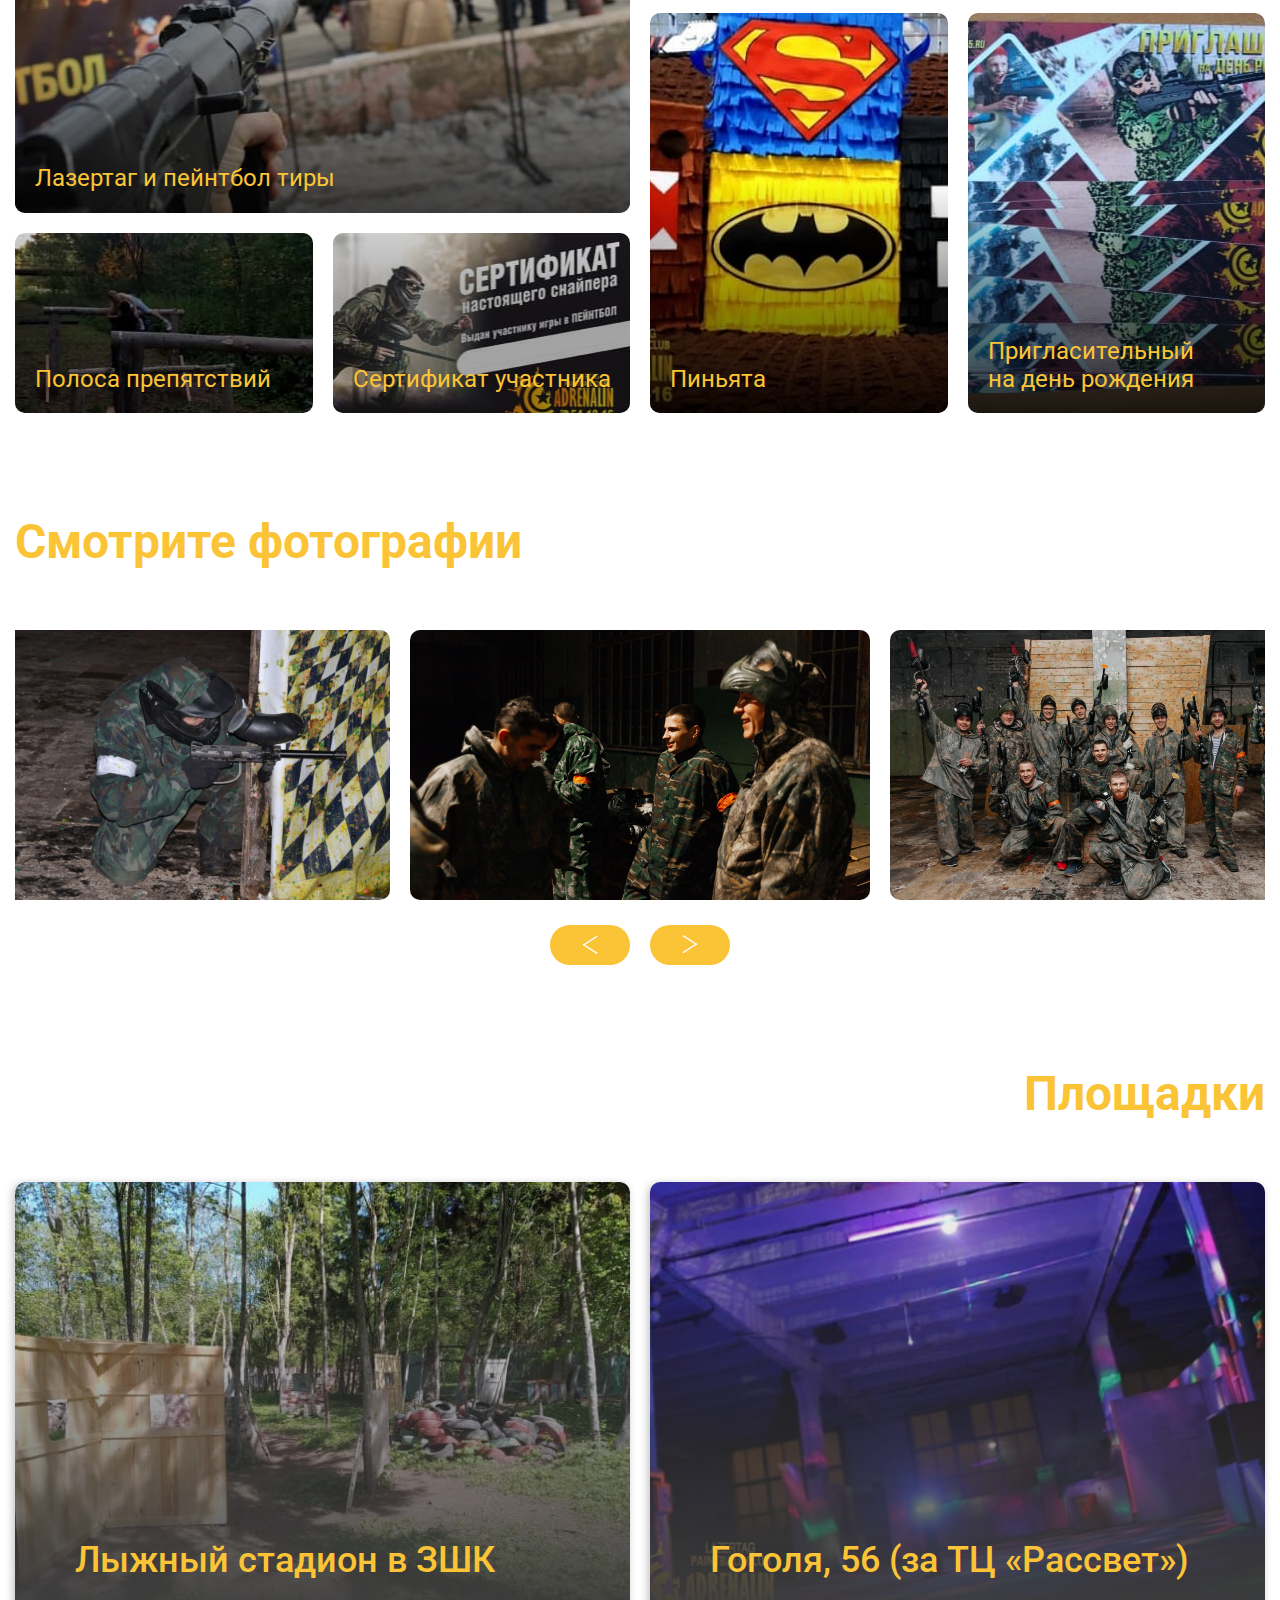
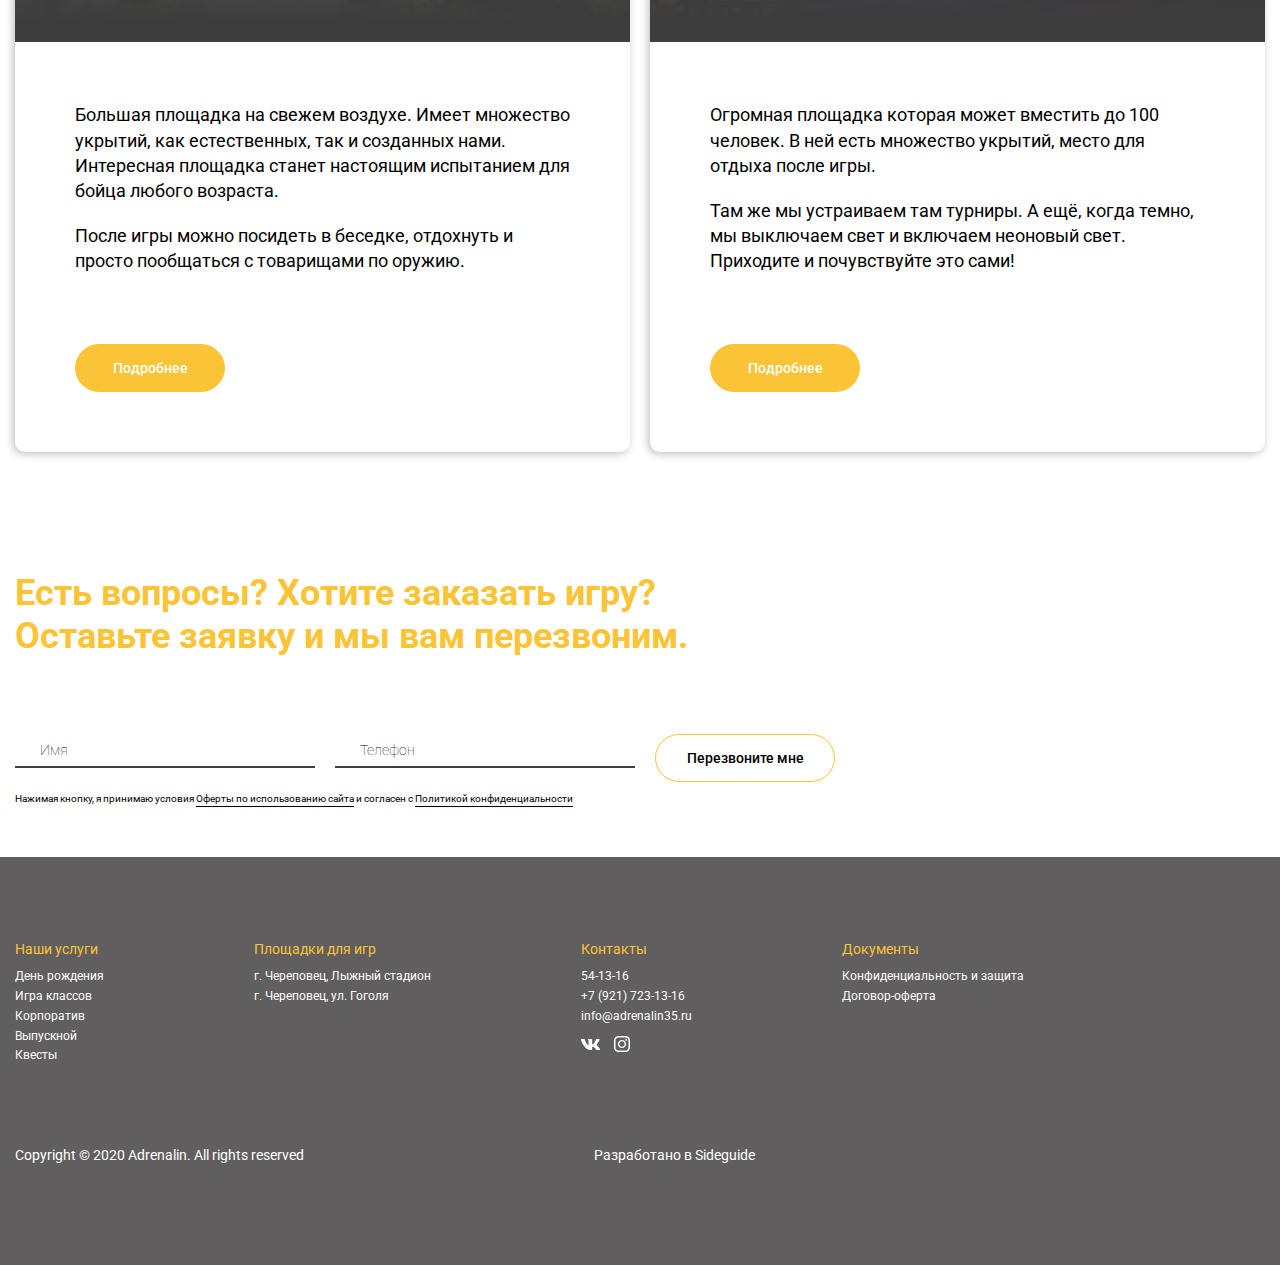
<file: company.html>
<!DOCTYPE html>
<html lang="ru">

<head>
  <meta charset="UTF-8">
  <meta name="viewport" content="width=device-width, initial-scale=1.0">
  <meta http-equiv="X-UA-Compatible" content="ie=edge">
  <title>Adrenalin — paintball & lazertag club</title>
  <link rel="shortcut icon" href="./favicon.ico" type="image/x-icon">
  <link rel="stylesheet" href="css/style.min.css">
  <link rel="stylesheet" href="css/jquery.formstyler.css">
</head>

<body class="company">
  <div class="overlay" id="overlay"></div>
  <div class="popup main-modal" id="main-modal">
    <div class="popup__close popup-close"></div>
    <div class="main-modal__inner">
      <div class="main-modal__title title3"><span class="yellow">Оставьте заявку</span><br>
        и&nbsp;мы&nbsp;вам перезвоним</div>
      <form class="send-form-mess" action="mailer.php" method="POST">
        <div class="mainform__row">
          <div class="mainform__line">
            <input required class="mainform__field" type="text" id="name5" name="Имя пользователя:">
            <label class="mainform__label" for="name5">Имя</label>
          </div>
          <div class="mainform__line">
            <input required class="mainform__field" type="text" id="phone5" name="Телефон пользователя:">
            <label class="mainform__label" for="phone5">Телефон</label>
          </div>
          <div class="mainform__alert">Нажимая кнопку, я принимаю условия <a href="confidentiality.html">Оферты по
              использованию сайта </a> и&nbsp;согласен с <a href="protect.html">Политикой конфиденциальности</a></div>
          <button class="mainform__btn btn btn-11"><span>Перезвоните мне</span></button>
        </div>
      </form>
    </div>
  </div>
  
  <div class="calc-btn blick-btn popup-btn quiz-play met-btn" data-m-target="Jarlik-sprava" data-popup="quiz">
    <img src="img/calc-btn.png" alt="" class="calc-btn__img">
    <span>
      Рассчитать
      стоимость
    </span>
    <div class="blick-btn__before"></div>
    <div class="blick-btn__after"></div>
  </div>
  
  <div class="quiz popup" id="quiz">
    <div class="quiz__cost">
      <div class="quiz__cost-text">Ваша скидка</div>
      <div class="quiz__cost-number"><input form="quizForm" class="quiz-discount" name="Размер скидки:" type="text"
          value="200" readonly>₽</div>
    </div>
    <div class="quiz__close popup__close popup-close"></div>
    <form class="quiz__content form-send" method="post" action="mailer.php" id="quizForm">
      <div class="quiz-item current" data-quiz="1">
        <input type="radio" checked class="dis-none">
        <div class="quiz__title">
          Ответьте на 6 вопросов
          и получите скидку на игру,
          а&nbsp;также индивидуальный расчёт стоимости игры.
        </div>
      </div>
      <div class="quiz-item" data-quiz="2">
        <div class="quiz__title">
          Какой у вас повод для игры?
        </div>
        <div class="quiz-row">
          <div class="quiz-row__info tabs-quiz">
            <div class="quiz__radio tabs-quiz__item current" data-tab="qi1">
              <input id="reason1" name="Тип мероприятия:" type="radio" value="День рождения">
              <label for="reason1">День рождения</label>
            </div>
            <div class="quiz__radio tabs-quiz__item" data-tab="qi2">
              <input id="reason2" name="Тип мероприятия:" type="radio" value="Игра класса/выпускной">
              <label for="reason2">Игра класса/выпускной</label>
            </div>
            <div class="quiz__radio tabs-quiz__item" data-tab="qi3">
              <input id="reason3" name="Тип мероприятия:" type="radio" value="Сборная игра">
              <label for="reason3">Сборная игра</label>
            </div>
            <div class="quiz__radio tabs-quiz__item" data-tab="qi4">
              <input id="reason4" name="Тип мероприятия:" type="radio" value="Корпоратив">
              <label for="reason4">Корпоратив</label>
            </div>
          </div>
          <div class="quiz-tabs">
            <div class="quiz-row__img tabs-inner__item current ibg" id="qi1"
              style="background-image: url(img/birthday/hero.jpg);"></div>
            <div class="quiz-row__img tabs-inner__item ibg" id="qi2"
              style="background-image: url(img/game/hero-bg2.jpg);"></div>
            <div class="quiz-row__img tabs-inner__item ibg" id="qi3"
              style="background-image: url(img/quest/quest-bg.jpg);"></div>
            <div class="quiz-row__img tabs-inner__item ibg" id="qi4" style="background-image: url(img/company/hero.jpg);">
            </div>
          </div>
        </div>
      </div>
      <div class="quiz-item" data-quiz="3">
        <div class="quiz__title">
          Сколько человек планируется?
        </div>
        <div class="quiz-row1">
          <div class="quiz-row1__info">
            <div class="quiz__radio">
              <input id="howmuch1" name="Сколько человек?" type="radio" value="1">
              <label for="howmuch1">1</label>
            </div>
            <div class="quiz__radio">
              <input id="howmuch2" name="Сколько человек?" type="radio" value="до 6">
              <label for="howmuch2">до 6</label>
            </div>
            <div class="quiz__radio">
              <input id="howmuch3" name="Сколько человек?" type="radio" value="6-10">
              <label for="howmuch3">6-10</label>
            </div>
            <div class="quiz__radio">
              <input id="howmuch4" name="Сколько человек?" type="radio" value="10-15">
              <label for="howmuch4">10-15</label>
            </div>
            <div class="quiz__radio any">
  
              <input id="howmuch5" class="checkform" name="Сколько человек?" type="radio" value="">
              <label for="change_input">
                <input class="quiz-form-text" id="change_input" name="none" type="text" placeholder="Другое">
              </label>
            </div>
          </div>
        </div>
      </div>
      <div class="quiz-item" data-quiz="4">
        <div class="quiz__title">
          Средний возраст участников?
        </div>
        <div class="quiz-row1 quiz-age">
          <div class="quiz-row1__info">
            <div class="quiz__radio">
              <input id="age1" name="Средний возраст участников:" type="radio" value="до 6 лет">
              <label for="age1">до 6 лет</label>
            </div>
            <div class="quiz__radio">
              <input id="age2" name="Средний возраст участников:" type="radio" value="9-11 лет">
              <label for="age2">9-11 лет</label>
            </div>
            <div class="quiz__radio">
              <input id="age3" name="Средний возраст участников:" type="radio" value="15-18 лет">
              <label for="age3">15-18 лет</label>
            </div>
            <div class="quiz__radio">
              <input id="age4" name="Средний возраст участников:" type="radio" value="6 -8 лет">
              <label for="age4">6 -8 лет</label>
            </div>
            <div class="quiz__radio">
              <input id="age5" name="Средний возраст участников:" type="radio" value="12-14 лет">
              <label for="age5">12-14 лет</label>
            </div>
            <div class="quiz__radio">
              <input id="age6" name="Средний возраст участников:" type="radio" value="18+ лет">
              <label for="age6">18+ лет</label>
            </div>
          </div>
        </div>
      </div>
      <div class="quiz-item" data-quiz="5">
        <div class="quiz__title">
          Какую площадку выберете?
        </div>
        <div class="quiz-row2 quiz-platform">
          <div class="quiz-row2__column">
            <input type="radio" name="Площадка:" id="platform1" value="Лыжный cтадион в ЗШК">
            <label for="platform1">
              <img src="img/quiz/1.png" alt="">
              <span>Лыжный cтадион в ЗШК</span>
            </label>
          </div>
          <div class="quiz-row2__column">
            <input type="radio" name="Площадка:" id="platform2" value="Гоголя, 56 (за ТЦ «Рассвет»)">
            <label for="platform2">
              <img src="img/quiz/2.png" alt="">
              <span>Гоголя, 56 (за ТЦ «Рассвет»)</span>
            </label>
          </div>
        </div>
      </div>
      <div class="quiz-item" data-quiz="6">
        <div class="quiz__title">
          Напишите дату и время игры
        </div>
        <div class="quiz-row3 quiz-time">
          <div class="quiz__radio any">
            <input id="data-time" type="radio">
            <label for="change_input2">
              <input id="change_input2" name="Дата проведения:" class="quiz-form-text" type="text"
                placeholder="Желаемые дата и время игры">
            </label>
          </div>
        </div>
      </div>
      <div class="quiz-item" data-quiz="7">
        <div class="quiz__title">
          Что может понадобиться?
        </div>
        <input type="radio" checked class="dis-none">
        <div class="quiz-end__row">
          <div class="quiz__end-check">
            <input id="check1" name="Гидробол" type="checkbox" value="Есть">
            <label for="check1">Гидробол</label>
          </div>
          <div class="quiz__end-check hgj">
            <input id="check2" name="Полоса препятствий" type="checkbox" value="Есть">
            <label for="check2">Полоса препятствий</label>
          </div>
          <div class="quiz__end-check">
            <input id="check3" name="Ведущая" type="checkbox" value="Есть">
            <label for="check3">Ведущая</label>
          </div>
          <div class="quiz__end-check">
            <input id="check4" name="Пиньята" type="checkbox" value="Есть">
            <label for="check4">Пиньята</label>
          </div>
          <div class="quiz__end-check hgj">
            <input id="check5" name="Сертификат участника" type="checkbox" value="Есть">
            <label for="check5">Сертификат участника</label>
          </div>
          <div class="quiz__end-check">
            <input id="check6" name="Музыка" type="checkbox" value="Есть">
            <label for="check6">Музыка</label>
          </div>
          <div class="quiz__end-check">
            <input id="check7" name="Грим" type="checkbox" value="Есть">
            <label for="check7">Грим</label>
          </div>
          <div class="quiz__end-check hgj">
            <input id="check8" name="Комната отдыха" type="checkbox" value="Есть">
            <label for="check8">Комната отдыха</label>
          </div>
          <div class="quiz__end-check">
            <input id="check9" name="Фрироуп" type="checkbox" value="Есть">
            <label for="check9">Фрироуп</label>
          </div>
          <div class="quiz__end-check">
            <input id="check10" name="Тир" type="checkbox" value="Есть">
            <label for="check10">Тир</label>
          </div>
          <div class="quiz__end-check hgj">
            <input id="check11" name="Пригласительные" type="checkbox" value="Есть">
            <label for="check11">Пригласительные</label>
          </div>
          <div class="quiz__end-check">
            <input id="check12" name="Тимбилдинг" type="checkbox" value="Есть">
            <label for="check12">Тимбилдинг</label>
          </div>
        </div>
      </div>
      <div class="quiz-item" data-quiz="8">
        <div class="quiz__title">
          Оставьте контакты и получите
          расчёт стоимости и скидку
          на&nbsp;игру
        </div>
        <div class="quiz-row4 quiz-contact">
          <div class="quiz__radio any any2">
            <input id="quizName" name="Имя пользователя:" class="quiz-form-text" type="text" required>
            <label for="quizName">Имя</label>
          </div>
          <div class="quiz__radio any any2">
            <input id="quizPhone" name="Телефон:" class="quiz-form-text" type="text" required>
            <label for="quizPhone">Телефон</label>
          </div>
        </div>
        <button type="submit" class="btn quiz-btn-send btn-12"><span>Далее</span></button>
      </div>
    </form>
    <!-- /.quiz__content -->
    <div class="quiz__info">
      <div class="quiz__info-content">
        <button class="quiz__info-prev btn"><span>Назад</span><span class="arr"></span></button>
        <div class="quiz__info-question">Вопрос <span class="quiz__info-start"></span> из <span
            class="quiz__info-end"></span></div>
        <button class="quiz__info-next btn"><span>Далее</span><span class="arr"></span></button>
      </div>
      <div class="quiz__line">
        <div class="quiz__line-complete"></div>
      </div>
    </div>
    <!-- /.quiz__info -->
  </div>
  <!-- /.quiz -->



  <!-- <Шапка сайта> -->
  <header class="header fixed white">
    <div class="container">
      <div class="header__inner">
        <a href="index.html" class="header__logo">
          <img src="img/header/logo.png" alt="">
        </a>
        <div class="header-menu">
          <div class="header-menu__close popup-close">
  
          </div>
          <ul class="header__menu">
            <li class="header__list">
              Услуги
              <ul class="header__submenu">
                <li><a href="birthday.html">День рождения</a></li>
                <li><a href="game.html">Игра классов</a></li>
                <li><a href="company.html">Корпоратив</a></li>
                <li><a href="release.html">Выпускной</a></li>
                <li><a href="quest.html">Квесты</a></li>
              </ul>
            </li>
            <li class="header__list">
              Площадки для игр
              <ul class="header__submenu">
                <li><a href="platform1.html">г. Череповец, Лыжный стадион</a></li>
                <li><a href="platform2.html">г. Череповец, ул. Гоголя</a></li>
              </ul>
            </li>
          </ul>
        </div>
        <div class="header__col">
          <div class="header__phone">
            <a href="tel:+541316">54-13-16</a>
            <a href="tel:+79217231316">+7 (921) 723-13-16</a>
          </div>
          <button class="header__btn btn btn-11 popup-btn met-btn" data-m-target="Zakaz_zvonka_shapka"|  data-popup="main-modal"><span>Заказать звонок</span></button>
        </div>
        <div class="header-burger">
          <span></span>
          <span></span>
          <span></span>
        </div>
      </div>
      <!-- /.header__inner -->
    </div>
    <!-- /.container -->
  </header>
  <!-- </Шапка сайта> -->

  <!-- <ГЛАВНЫЙ ЭКРАН КОРПОРАТИВЫ> -->
  <section class="heroblock ibg" style="background-image: url(img/company/hero.jpg);">
    <div class="container">
      <div class="heroblock__inner">
        <h1 class="heroblock__title">Небанальные корпоративы <br>
          и тимбилдинги в&nbsp;Череповце</h1>
        <ul class="heroblock__list">
          <li>Три площадки вместимостью до&nbsp;200&nbsp;человек</li>
          <li>Сформируем комплекс услуг под&nbsp;ваши потребности</li>
          <li>Все что нужно для отдыха в&nbsp;одном&nbsp;месте</li>
        </ul>
        <button class="heroblock__btn btn blick-btn popup-btn quiz-play met-btn" data-m-target="korp_glavnaya"  data-popup="quiz">
          <span>
            Выбрать формат
            корпоратива
          </span>
          <div class="blick-btn__before"></div>
          <div class="blick-btn__after"></div>
          </button>
      </div>
    </div>
    <!-- /.container -->
  </section>
  <!-- </ГЛАВНЫЙ ЭКРАН КОРПОРАТИВЫ> -->

  <!-- <ТАБЫ> -->
  <section class="blocktab sect">
    <div class="container">
      <h2 class="title right">Выбирайте формат</h2>
      <div class="blocktab__inner">
        <div class="tab-title">
          <div class="tab-title__item current" data-tab="tab1">
            <span class="tab-title__item-icon">1</span>
            <span class="tab-title__item-text">Лазертаг</span>
          </div>
          <div class="tab-title__item" data-tab="tab2">
            <span class="tab-title__item-icon">2</span>
            <span class="tab-title__item-text">Пейнтбол</span>
          </div>
          <div class="tab-title__item" data-tab="tab3">
            <span class="tab-title__item-icon">3</span>
            <span class="tab-title__item-text">Квест</span>
          </div>
        </div>
        <!-- /.tab-title -->
        <div class="tab-content">
          <div class="tab-content__item current ibg" style="background-image: url(img/company/format-lazertag.jpg);"
            id="tab1">
            <div class="tab-content__item-inner">
              <h3 class="blocktab__title title3 yellow">Лазертаг от 300₽/час с&nbsp;чел.</h3>
              <div class="blocktab__text">
                <p>Суть игры состоит в поражении игроков-противников безопасными лазерными выстрелами из
                  бластера-автомата. Играя в лазертаг, чувствуешь себя настоящим бойцом спецназа, защитником Родины. В
                  эту
                  игру с лёгкостью играют взрослые и дети от 6 лет, в том числе девочки.
                </p>
                <p>Перед каждой игрой ребятам рассказывают легенду, согласно которой они играют. Это может быть захват
                  флага, конвой, бомба, контрольная точка, зачистка и т.д. </p>
                <p class="mobile-none">После начала игры, жизнь уже не станет прежней — новые эмоции, мысли, постоянное волнение
                  и напряжённость боевых действий не дадут отдохнуть ни секунды. Эмоциональный и запоминающийся
                  корпоратив
                  с коллегами обеспечен!</p>
              </div>
              <button class="blocktab__btn btn btn-12 popup-btn met-btn" data-m-target="korp_kp"  data-popup="main-modal"><span>Получить коммерческое предложение</span></button>
            </div>
          </div>
          <div class="tab-content__item ibg" style="background-image: url(img/company/lazertag-bg.jpg);" id="tab2">
            <div class="tab-content__item-inner">
              <h3 class="blocktab__title title3 yellow">Пейнтбол от 500₽/час с&nbsp;чел.</h3>
              <div class="blocktab__text">
                <p>Командная игра с применением маркеров (пневматическая пушка), стреляющих шариками с&nbsp;краской
                  (желатиновая оболочка с пищевой краской), разбивающимися при ударе о препятствие и окрашивающими его.
                </p>
                <p class="mobile-none">Самая эмоциональная и захватывающая игра для&nbsp;детей
                  и&nbsp;взрослых. Хлёсткое попадание шарика никого не оставит равнодушным. Море краски и град шаров во
                  время штурма врага заставляют мыслить по-другому. Это совершенно новый мир — мир в котором нужно
                  выжить
                  и&nbsp;не&nbsp;покраситься.</p>
                <p>Все что тебе нужно — это взять с собой обувь, а хорошее настроение и экипировку получишь у нас! Не
                  боишься,
                  что&nbsp;тебя раскрасят?</p>
              </div>
              <button class="blocktab__btn btn btn-12 popup-btn met-btn" data-m-target="korp_kp"  data-popup="main-modal"><span>Получить коммерческое предложение</span></button>
              <a href="https://youtu.be/U-1WOclIHNc" target="_blank" class="video">
                <div class="video__click">
                  <div class="video__click-body"></div>
                </div>
                <button class="video__btn">Смотреть видео</button>
              </a>
            </div>
          </div>
          <div class="tab-content__item ibg" style="background-image: url(img/company/quest-bg.jpg);" id="tab3">
            <div class="tab-content__item-inner">
              <h3 class="blocktab__title title3 yellow">Квест от 400₽ с&nbsp;чел.</h3>
              <div class="blocktab__text">
                <p>Это новый, популярный формат развлечений для&nbsp;детей. Тематические игры, в которых детям нужно
                  выполнять различные задания.
                </p>
                <p>Благодаря большому выбору сценариев и адаптации заданий под возраст участников, играть в них будет
                  интересно детям от 6 до 14 лет. Оптимальное количество игроков от 4 человек. </p>
                <p class="mobile-none">В отличие от квест-комнат, в которых упор делается
                  на&nbsp;взаимодействие с&nbsp;реквизитом, в&nbsp;Живых квестах
                  с&nbsp;детьми работает профессиональный квест-менеджер, который вовлекает детей в игру, подстраивает
                  задания
                  под&nbsp;уровень детей прямо в процессе игры, погружает детей в&nbsp;атмосферу&nbsp;квеста.</p>
              </div>
              <button class="blocktab__btn btn btn-12 popup-btn met-btn" data-m-target="korp_kp"  data-popup="main-modal"><span>Получить коммерческое предложение</span></button>
            </div>
          </div>
        </div>
        <!-- /.tab-content -->
      </div>
      <!-- /.blocktab__inner -->
    </div>
    <!-- /.container -->
  </section>
  <!-- </ТАБЫ> -->


  <section class="company-about sect">
    <div class="container">
      <h2 class="company-about__title title">
        Почему корпоратив нужно провести у нас
      </h2>
      <div class="company-about-row-wrap">
        <div class="company-about__row">
          <div class="company-about__img ibg" style="background-image: url(img/company/about1.jpg);"></div>
          <!-- /.company-about__img -->
          <div class="company-about__info">
            <div class="company-about__info-inner">
              <h3 class="company-about__info-title title3 yellow">Близко</h3>
              <p>Две больших тёплых крытых площадки
                за ТЦ «Рассвет» по адресу ул. Гоголя 56 площадью 1000 м² и 2000 м² для игры
                в лазертаг и пейнтбол. <a href="https://youtu.be/1ooM6f_Du_Q" target="_blank">Схема проезда.</a> </p>
              <p>Одна площадка на лыжном cтадионе в Зашекснинском районе.
                <a href="https://youtu.be/qgeE4R1Gayg" target="_blank">Схема проезда.</a> </p>
              <p>Организация выездных игр. Организация масштабных игр и турниров (до 100 игроков). Проведение открытых
                игр
                для всех желающих (не нужно собирать команду).</p>
            </div>
          </div>
          <!-- /.company-about__info -->
        </div>
        <!-- /.company-about__row -->
        <div class="company-about__row">
          <div class="company-about__img ibg order-1" style="background-image: url(img/company/about2.jpg);"></div>
          <!-- /.company-about__img -->
          <div class="company-about__info">
            <div class="company-about__info-inner">
              <h3 class="company-about__info-title title3 yellow">Самые низкие цены</h3>
              <ul>
                <li>Игры от 300₽/час с человека</li>
                <li> Подарочные сертификаты</li>
                <li>Бесплатные игры для именинников</li>
              </ul>
            </div>
          </div>
          <!-- /.company-about__info -->
        </div>
        <!-- /.company-about__row -->
        <div class="company-about__row">
          <div class="company-about__img ibg" style="background-image: url(img/company/Korporativ_bezopasno.jpg);"></div>
          <!-- /.company-about__img -->
          <div class="company-about__info">
            <div class="company-about__info-inner">
              <h3 class="company-about__info-title title3 yellow">Безопасно</h3>
              <ul>
                <li>Инструктора с большим опытом работы</li>
                <li>Безопасные и полностью оборудованные
                  площадки</li>
                <li>Надёжноe оборудование</li>
                <li>Чистые комуфляжные костюмы</li>
              </ul>
            </div>
          </div>
          <!-- /.company-about__info -->
        </div>
        <!-- /.company-about__row -->
        <div class="company-about__row">
          <div class="company-about__img ibg order-1" style="background-image: url(img/company/Korporativ_komfortno.jpg);"></div>
          <!-- /.company-about__img -->
          <div class="company-about__info">
            <div class="company-about__info-inner">
              <h3 class="company-about__info-title title3 yellow">Комфортно</h3>
              <ul>
                <li>Большая, удобная и комфортная зона отдыха.</li>
                <li>Шаговая доступность от раздевалок до игровых площадок и зон отдыха. </li>
                <li>Бесплатно предоставляем комнату отдыха, беседки, мангал, шампура. </li>
              </ul>
            </div>
          </div>
          <!-- /.company-about__info -->
        </div>
        <!-- /.company-about__row -->
        <div class="company-about__row">
          <div class="company-about__img ibg" style="background-image: url(img/company/Korporativ_v.jpg);"></div>
          <!-- /.company-about__img -->
          <div class="company-about__info">
            <div class="company-about__info-inner">
              <h3 class="company-about__info-title title3 yellow">Всё в одном месте</h3>
              <ul>
                <li>Организация питания</li>
                <li>Фотосъемка игры</li>
                <li>Трансфер до площадок</li>
                <li>3 формата игры для корпоратива</li>
              </ul>
            </div>
          </div>
          <!-- /.company-about__info -->
        </div>
        <!-- /.company-about__row -->
      </div>
    </div>
    <!-- /.container -->
  </section>

    <!-- <ДОПОЛНИТЕЛЬНЫЕ УСЛУГИ> -->
    <div class="services-add sect">
      <div class="container">
        <h2 class="services-add__title title">Доп. услуги</h2>
        <div class="services-add__row row row-top">
          <div class="row__left">
            <div class="column-big ibg" style="background-image: url(img/servicesadd/1.jpg);">
              <div class="services-add__item">
                <h4 class="services-add__item-title">Скидка 25% на заказ в Додо-пицца и Гороныч</h4>
                <p class="services-add__item-text">У нас вы можете заказать еду и напитки в Додо-пицца 
                  или Горыныч со скидкой в 25%.</p>
              </div>
              <!-- /.services-add__item -->
            </div>
            <!-- /.column-big -->
            <div class="column-little ibg" style="background-image: url(img/servicesadd/2.jpg);">
              <div class="services-add__item">
                <h4 class="services-add__item-title">Еда</h4>
                <p class="services-add__item-text">Вы можете принести угощения с&nbsp;собой или доверить это нам</p>
              </div>
              <!-- /.services-add__item -->
            </div>
            <!-- /.column-little -->
            <div class="column-little ibg" style="background-image: url(img/servicesadd/3.jpg);">
              <div class="services-add__item">
                <h4 class="services-add__item-title">Фотосъемка</h4>
                <p class="services-add__item-text">На каждой игре проводится бесплатная фотосъёмка</p>
              </div>
              <!-- /.services-add__item -->
            </div>
            <!-- /.column-little -->
          </div>
          <!-- /.row__left -->
          <div class="row__right">
            <div class="column-little ibg" style="background-image: url(img/servicesadd/4.jpg);">
              <div class="services-add__item">
                <h4 class="services-add__item-title">Беседка</h4>
                <p class="services-add__item-text">На полигоне есть беседка, где 
                  можно отдохнуть, пообщаться и&nbsp;поесть шашлыки</p>
              </div>
              <!-- /.services-add__item -->
            </div>
            <!-- /.column-little -->
            <div class="column-little ibg" style="background-image: url(img/servicesadd/5.jpg);">
              <div class="services-add__item">
                <h4 class="services-add__item-title">Подарочный сертификат</h4>
                <p class="services-add__item-text">У нас вы можете приобрести 
                  подарочные сертификаты на любую сумму</p>
              </div>
              <!-- /.services-add__item -->
            </div>
            <!-- /.column-little -->
            <div class="column-big ibg" style="background-image: url(img/servicesadd/6.jpg);">
              <div class="services-add__item">
                <h4 class="services-add__item-title">Комната отдыха</h4>
                <p class="services-add__item-text">У нас есть специально оборудованные комнаты отдыха, где после войны можно отдохнуть, перевести дух и продолжить отмечать праздник со своими товарищами по оружию</p>
              </div>
              <!-- /.services-add__item -->
            </div>
            <!-- /.column-big -->
          </div>
          <!-- /.row__right -->
        </div>
        <!-- /.services-add__row -->
        <div class="services-add__row row">
          <div class="row__left">
            <div class="column-little ibg" style="background-image: url(img/servicesadd/7.jpg);">
              <div class="services-add__item">
                <h4 class="services-add__item-title">Грим</h4>
                <p class="services-add__item-text">Мы можем сделать 
                  для вас специальную боевую раскраску</p>
              </div>
              <!-- /.services-add__item -->
            </div>
            <!-- /.column-little -->
            <div class="column-little ibg" style="background-image: url(img/servicesadd/8.jpg);">
              <div class="services-add__item">
                <h4 class="services-add__item-title">Гидробол</h4>
                <p class="services-add__item-text">Это активная командная игра, в которой для поражения противника используется оружие, заряженное шариками из гидрогеля.</p>
              </div>
              <!-- /.services-add__item -->
            </div>
            <!-- /.column-little -->
            <div class="column-big ibg" style="background-image: url(img/servicesadd/9.jpg);">
              <div class="services-add__item">
                <h4 class="services-add__item-title">Лазертаг и пейнтбол тиры</h4>
                <p class="services-add__item-text">Устанавливаем специальные тиры для стрельбы по ним 
                  из оружия, предназначенного для лазертага или пейнтбола</p>
              </div>
              <!-- /.services-add__item -->
            </div>
            <!-- /.column-big -->
            <div class="column-little ibg" style="background-image: url(img/servicesadd/10.jpg);">
              <div class="services-add__item">
                <h4 class="services-add__item-title">Полоса препятствий</h4>
                <p class="services-add__item-text">Полоса местности, оборудованная различными препятствиями и инженерными сооружениями.</p>
              </div>
              <!-- /.services-add__item -->
            </div>
            <!-- /.column-little -->
            <div class="column-little ibg" style="background-image: url(img/servicesadd/11.jpg);">
              <div class="services-add__item">
                <h4 class="services-add__item-title">Сертификат участника</h4>
                <p class="services-add__item-text">У нас вы можете приобрести 
                  сертификаты участника для&nbsp;всех ваших гостей</p>
              </div>
              <!-- /.services-add__item -->
            </div>
            <!-- /.column-little -->
          </div>
          <!-- /.row__left -->
          <div class="row__right">
            <div class="column-middle ibg" style="background-image: url(img/servicesadd/12.jpg);">
              <div class="services-add__item">
                <h4 class="services-add__item-title">Пиротехника</h4>
                <p class="services-add__item-text">У&nbsp;нас вы можете приобрести 
                  гранаты&nbsp;и&nbsp;дымы, которые
                  прошли&nbsp;обязательную 
                  сертификацию</p>
              </div>
              <!-- /.services-add__item -->
            </div>
            <!-- /.column-middle -->
            <div class="column-middle ibg" style="background-image: url(img/servicesadd/13.jpg);">
              <div class="services-add__item">
                <h4 class="services-add__item-title">Фрироуп</h4>
                <p class="services-add__item-text">Это преодоление дистанций, созданных на деревьях или искусственных опорах</p>
              </div>
              <!-- /.services-add__item -->
            </div>
            <!-- /.column-middle -->
            <div class="column-middle ibg" style="background-image: url(img/servicesadd/14.jpg);">
              <div class="services-add__item">
                <h4 class="services-add__item-title">Пиньята</h4>
                <p class="services-add__item-text">Это фигура наполненная внутри конфетами, которую именинник разбивает битой после игры.</p>
              </div>
              <!-- /.services-add__item -->
            </div>
            <!-- /.column-middle -->
            <div class="column-middle ibg" style="background-image: url(img/servicesadd/15.jpg);">
              <div class="services-add__item">
                <h4 class="services-add__item-title">Пригласительный
                  на&nbsp;день&nbsp;рождения</h4>
                <p class="services-add__item-text">У&nbsp;нас вы можете приобрести 
                  пригласительные для&nbsp;всех 
                  ваших&nbsp;гостей</p>
              </div>
              <!-- /.services-add__item -->
            </div>
            <!-- /.column-middle -->
          </div>
          <!-- /.row__right -->
        </div>
        <!-- /.services-add__row -->
        <a href="#" class="btn-more slider-game__btn">Ещё услуги</a>
      </div>
      <!-- /.container -->
    </div>
    <!-- </ДОПОЛНИТЕЛЬНЫЕ УСЛУГИ> -->

  <!-- <ФОТО> -->
  <section class="photo sect">
    <div class="container">
      <h2 class="photo__titile title">Смотрите фотографии</h2>
    </div>
    <!-- /.container -->
    <div class="container-big">
      <div class="photo__slider slider-main">
        <div class="photo__item ibg" style="background-image: url(img/company/1.jpg);"></div>
        <div class="photo__item ibg" style="background-image: url(img/company/2.jpg);"></div>
        <div class="photo__item ibg" style="background-image: url(img/company/3.jpg);"></div>
        <div class="photo__item ibg" style="background-image: url(img/company/4.jpg);"></div>
        <div class="photo__item ibg" style="background-image: url(img/company/5.jpg);"></div>
        <div class="photo__item ibg" style="background-image: url(img/company/6.jpg);"></div>
        <div class="photo__item ibg" style="background-image: url(img/company/7.jpg);"></div>
        <div class="photo__item ibg" style="background-image: url(img/company/8.jpg);"></div>
      </div>
      <!-- /.photo__slider -->
    </div>
  </section>
  <!-- </ФОТО> -->


  <!-- <ПЛОЩАДКИ> -->
    <!-- <ПЛОЩАДКИ> -->
    <section class="platform sect">
      <div class="container">
        <h2 class="platform__title title">Площадки</h2>
        <div class="platform__list">
          <div class="platform__item">
            <div class="platform__item-img ibg" style="background-image: url(img/platform/1.jpg);">
              <h3 class="platform__item-title title3">Лыжный cтадион в ЗШК</h3>
            </div>
            <div class="platform__item-info">
              <p>Большая площадка на свежем воздухе. Имеет множество укрытий, как естественных, так и созданных нами.
                Интересная площадка станет настоящим испытанием
                для бойца любого возраста. </p>
              <p>После игры можно посидеть в беседке, отдохнуть
                и просто пообщаться с товарищами по оружию.</p>
              <div class="platform__nav">
                <a href="platform1.html" class="platform__link btn btn-12"><span>Подробнее</span></a>
                <div class="video">
                  <div class="video__click">
                    <div class="video__click-body"></div>
                  </div>
                  <button class="video__btn">Смотреть видео</button>
                </div>
              </div>
            </div>
          </div>
          <!-- /.platform__item -->
  
          <div class="platform__item">
            <div class="platform__item-img ibg" style="background-image: url(img/platform/2.jpg);">
              <h3 class="platform__item-title title3">Гоголя, 56 (за&nbsp;ТЦ&nbsp;«Рассвет»)</h3>
            </div>
            <div class="platform__item-info">
              <p>Огромная площадка которая может вместить до 100 человек. В ней есть множество укрытий, место для отдыха
                после игры. </p>
              <p>Там же мы устраиваем там турниры. А ещё, когда темно, мы выключаем свет и включаем неоновый свет.
                Приходите и почувствуйте это сами!</p>
              <div class="platform__nav">
                <a href="platform2.html" class="platform__link btn btn-12"><span>Подробнее</span></a>
                <div class="video">
                  <div class="video__click">
                    <div class="video__click-body"></div>
                  </div>
                  <button class="video__btn">Смотреть видео</button>
                </div>
              </div>
            </div>
          </div>
          <!-- /.platform__item -->
        </div>
        <!-- /.platform__list -->
      </div>
      <!-- /.container -->
    </section>
    <!-- </ПЛОЩАДКИ> -->
  <!-- </ПЛОЩАДКИ> -->

  <!-- <ФОРМА ОБРАТНОЙ СВЯЗИ> -->
  <section class="mainform sect">
    <div class="container">
      <div class="mainform__inner">
        <h2 class="mainform__title title3 yellow">Есть вопросы? Хотите&nbsp;заказать&nbsp;игру?
          Оставьте заявку и мы вам перезвоним.</h2>
        <form action="mailer.php" method="POST" class="send-form-mess2">
          <div class="mainform__row">
            <div class="mainform__line">
              <input required class="mainform__field" type="text" id="name" name="Имя пользователя:">
              <label class="mainform__label" for="name">Имя</label>
            </div>
            <div class="mainform__line">
              <input required class="mainform__field" type="text" id="phone" name="Телефон пользователя:">
              <label class="mainform__label" for="phone">Телефон</label>
            </div>
            <button class="mainform__btn btn btn-11"><span>Перезвоните мне</span></button>
          </div>
        </form>
        <div class="mainform__alert">Нажимая кнопку, я принимаю условия <a href="confidentiality.html">Оферты по
            использованию сайта </a> и
          согласен с <a href="protect.html">Политикой конфиденциальности</a></div>
      </div>
      <!-- /.mainform__inner -->
    </div>
    <!-- /.container -->
  </section>
  <!-- </ФОРМА ОБРАТНОЙ СВЯЗИ> -->

  <!-- <ПОДВАЛ САЙТА> -->
  <footer class="footer">
    <div class="container">
      <div class="footer__inner">
        <div class="footer__column">
          <h5 class="footer__title">Наши услуги</h5>
          <ul class="footer__list">
            <li class="footer__list-item"><a href="birthday.html">День рождения</a></li>
            <li class="footer__list-item"><a href="game.html">Игра классов</a></li>
            <li class="footer__list-item"><a href="company.html">Корпоратив</a></li>
            <li class="footer__list-item"><a href="release.html">Выпускной</a></li>
            <li class="footer__list-item"><a href="quest.html">Квесты</a></li>
          </ul>
        </div>
        <!-- /.footer__column -->
        <div class="footer__column">
          <h5 class="footer__title">Площадки для игр</h5>
          <ul class="footer__list">
            <li class="footer__list-item"><a href="platform1.html">г. Череповец, Лыжный стадион</a></li>
            <li class="footer__list-item"><a href="platform2.html">г. Череповец, ул. Гоголя</a></li>
          </ul>
        </div>
        <!-- /.footer__column -->
        <div class="footer__column">
          <h5 class="footer__title">Контакты</h5>
          <ul class="footer__list">
            <li class="footer__list-item"><a href="tel:+541316">54-13-16</a></li>
            <li class="footer__list-item"><a href="tel:+79217231316">+7 (921) 723-13-16</a></li>
            <li class="footer__list-item"><a href="mailto:info@adrenalin35.ru">info@adrenalin35.ru</a></li>
          </ul>
          <div class="footer__list-social">
            <a href="https://vk.com/adrenalinpaintball"><span class="footer__list-social-img ibg"></span></a>
            <a href="https://www.instagram.com/_adrenalin35_/"><span class="footer__list-social-img ibg"></span></a>
          </div>
        </div>
        <div class="footer__column">
          <h5 class="footer__title">Документы</h5>
          <ul class="footer__list">
            <li class="footer__list-item"><a href="protect.html">Конфиденциальность и защита</a></li>
            <li class="footer__list-item"><a href="confidentiality.html">Договор-оферта</a></li>
          </ul>
        </div>
        <!-- /.footer__column -->
      </div>
      <!-- /.footer__inner -->
      <div class="footer__info">
        <p class="footer__copy">Copyright © 2020 Adrenalin. All rights reserved</p>
        <a href="https://sideguide.ru/" class="development-link"><span>Разработано в Sideguide</span></a>
      </div>
      <!-- /.footer__info -->
    </div>
    <!-- /.container -->
  </footer>
  <!-- </ПОДВАЛ САЙТА> -->

  <script src="https://ajax.googleapis.com/ajax/libs/jquery/3.4.1/jquery.min.js"></script>
  <script src="js/custom.js"></script>
  <script src="js/libs.min.js"></script>
  <script src="js/main-min.js"></script>
  
</body>

</html>
</file>
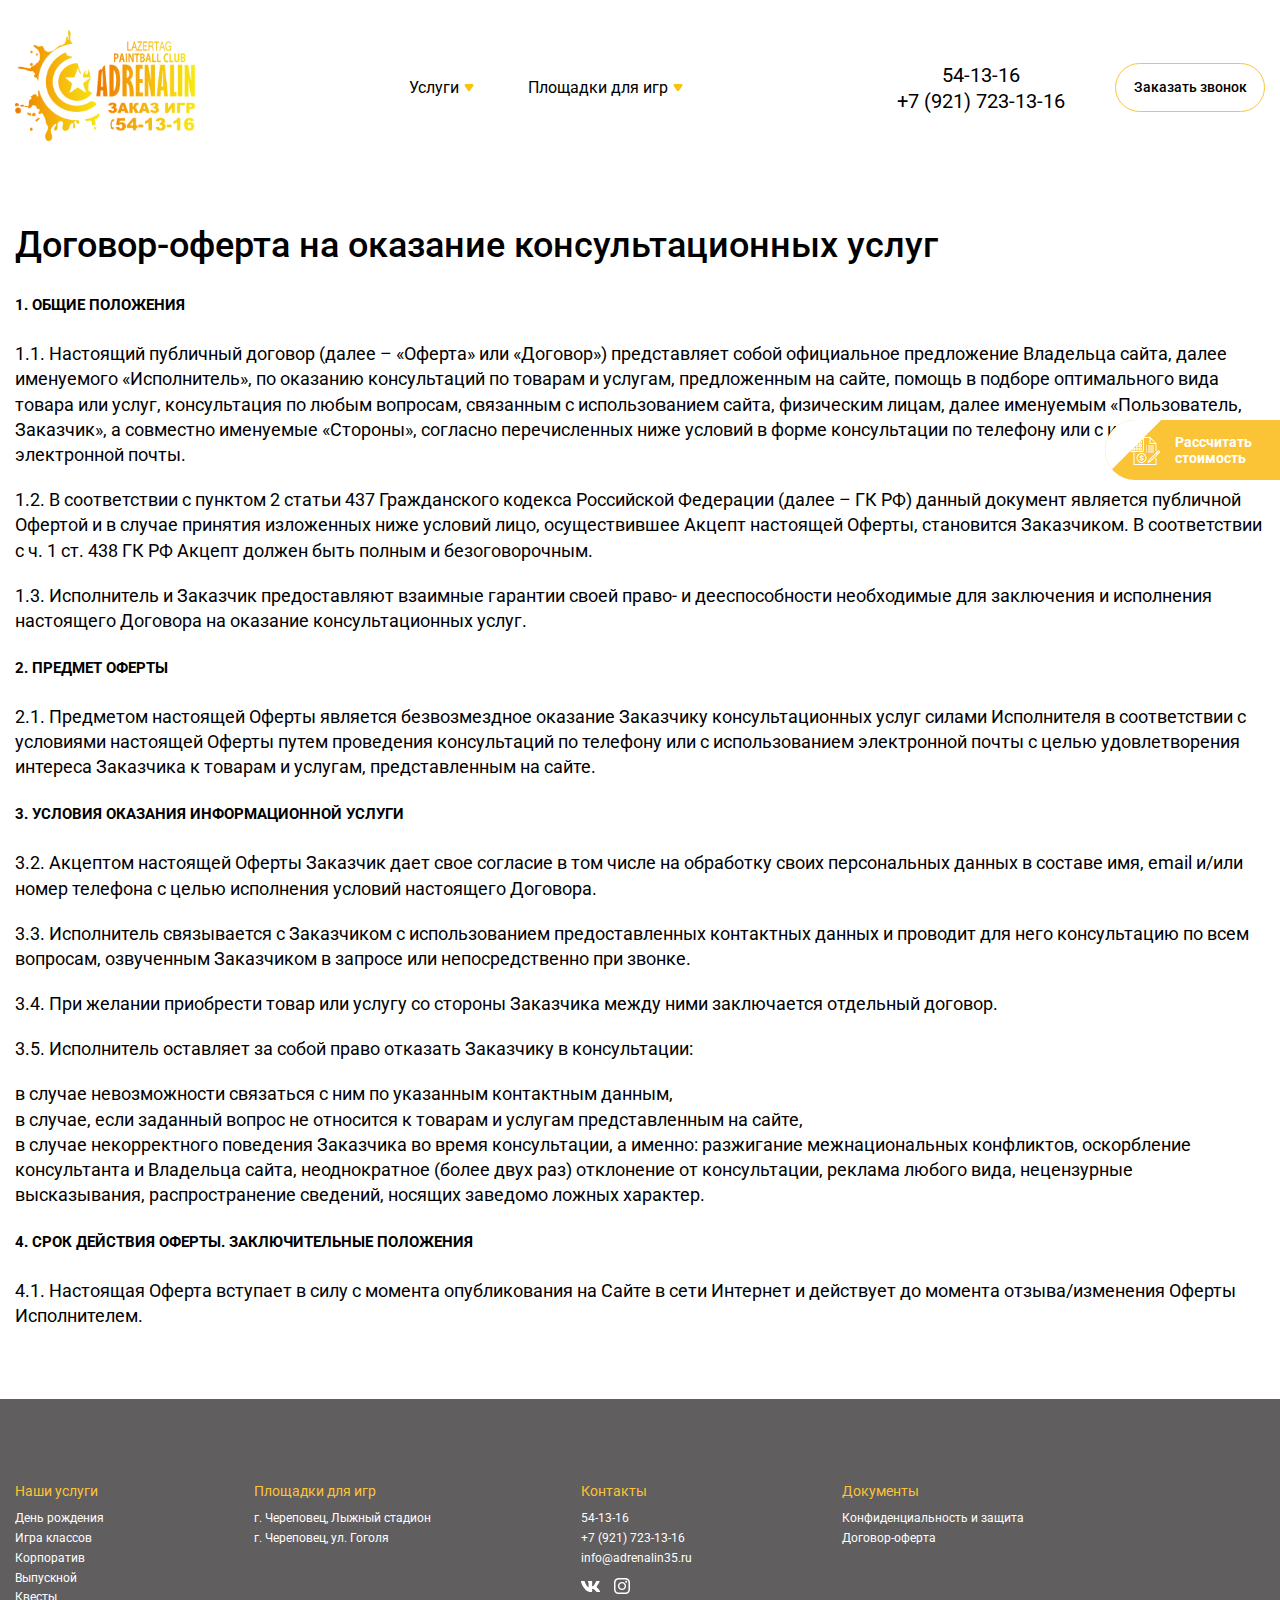
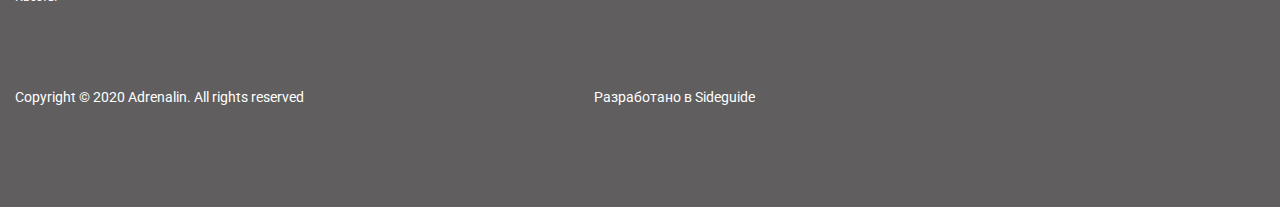
<file: confidentiality.html>
<!DOCTYPE html>
<html lang="ru">

<head>
  <meta charset="UTF-8">
  <meta name="viewport" content="width=device-width, initial-scale=1.0">
  <meta http-equiv="X-UA-Compatible" content="ie=edge">
  <title>Adrenalin — paintball & lazertag club</title>
  <link rel="shortcut icon" href="./favicon.ico" type="image/x-icon">
  <link rel="stylesheet" href="css/style.min.css">
  <link rel="stylesheet" href="css/jquery.formstyler.css">
</head>

<body>
  <div class="overlay" id="overlay"></div>
  <div class="popup main-modal" id="main-modal">
    <div class="popup__close popup-close"></div>
    <div class="main-modal__inner">
      <div class="main-modal__title title3"><span class="yellow">Оставьте заявку</span><br>
        и&nbsp;мы&nbsp;вам перезвоним</div>
      <form class="send-form-mess" action="mailer.php" method="POST">
        <div class="mainform__row">
          <div class="mainform__line">
            <input required class="mainform__field" type="text" id="name5" name="Имя пользователя:">
            <label class="mainform__label" for="name5">Имя</label>
          </div>
          <div class="mainform__line">
            <input required class="mainform__field" type="text" id="phone5" name="Телефон пользователя:">
            <label class="mainform__label" for="phone5">Телефон</label>
          </div>
          <div class="mainform__alert">Нажимая кнопку, я принимаю условия <a href="confidentiality.html">Оферты по
              использованию сайта </a> и&nbsp;согласен с <a href="protect.html">Политикой конфиденциальности</a></div>
          <button class="mainform__btn btn btn-11"><span>Перезвоните мне</span></button>
        </div>
      </form>
    </div>
  </div>
  
  <div class="calc-btn blick-btn popup-btn quiz-play met-btn" data-m-target="Jarlik-sprava" data-popup="quiz">
    <img src="img/calc-btn.png" alt="" class="calc-btn__img">
    <span>
      Рассчитать
      стоимость
    </span>
    <div class="blick-btn__before"></div>
    <div class="blick-btn__after"></div>
  </div>
  
  <div class="quiz popup" id="quiz">
    <div class="quiz__cost">
      <div class="quiz__cost-text">Ваша скидка</div>
      <div class="quiz__cost-number"><input form="quizForm" class="quiz-discount" name="Размер скидки:" type="text"
          value="200" readonly>₽</div>
    </div>
    <div class="quiz__close popup__close popup-close"></div>
    <form class="quiz__content form-send" method="post" action="mailer.php" id="quizForm">
      <div class="quiz-item current" data-quiz="1">
        <input type="radio" checked class="dis-none">
        <div class="quiz__title">
          Ответьте на 6 вопросов
          и получите скидку на игру,
          а&nbsp;также индивидуальный расчёт стоимости игры.
        </div>
      </div>
      <div class="quiz-item" data-quiz="2">
        <div class="quiz__title">
          Какой у вас повод для игры?
        </div>
        <div class="quiz-row">
          <div class="quiz-row__info tabs-quiz">
            <div class="quiz__radio tabs-quiz__item current" data-tab="qi1">
              <input id="reason1" name="Тип мероприятия:" type="radio" value="День рождения">
              <label for="reason1">День рождения</label>
            </div>
            <div class="quiz__radio tabs-quiz__item" data-tab="qi2">
              <input id="reason2" name="Тип мероприятия:" type="radio" value="Игра класса/выпускной">
              <label for="reason2">Игра класса/выпускной</label>
            </div>
            <div class="quiz__radio tabs-quiz__item" data-tab="qi3">
              <input id="reason3" name="Тип мероприятия:" type="radio" value="Сборная игра">
              <label for="reason3">Сборная игра</label>
            </div>
            <div class="quiz__radio tabs-quiz__item" data-tab="qi4">
              <input id="reason4" name="Тип мероприятия:" type="radio" value="Корпоратив">
              <label for="reason4">Корпоратив</label>
            </div>
          </div>
          <div class="quiz-tabs">
            <div class="quiz-row__img tabs-inner__item current ibg" id="qi1"
              style="background-image: url(img/birthday/hero.jpg);"></div>
            <div class="quiz-row__img tabs-inner__item ibg" id="qi2"
              style="background-image: url(img/game/hero-bg2.jpg);"></div>
            <div class="quiz-row__img tabs-inner__item ibg" id="qi3"
              style="background-image: url(img/quest/quest-bg.jpg);"></div>
            <div class="quiz-row__img tabs-inner__item ibg" id="qi4" style="background-image: url(img/company/hero.jpg);">
            </div>
          </div>
        </div>
      </div>
      <div class="quiz-item" data-quiz="3">
        <div class="quiz__title">
          Сколько человек планируется?
        </div>
        <div class="quiz-row1">
          <div class="quiz-row1__info">
            <div class="quiz__radio">
              <input id="howmuch1" name="Сколько человек?" type="radio" value="1">
              <label for="howmuch1">1</label>
            </div>
            <div class="quiz__radio">
              <input id="howmuch2" name="Сколько человек?" type="radio" value="до 6">
              <label for="howmuch2">до 6</label>
            </div>
            <div class="quiz__radio">
              <input id="howmuch3" name="Сколько человек?" type="radio" value="6-10">
              <label for="howmuch3">6-10</label>
            </div>
            <div class="quiz__radio">
              <input id="howmuch4" name="Сколько человек?" type="radio" value="10-15">
              <label for="howmuch4">10-15</label>
            </div>
            <div class="quiz__radio any">
  
              <input id="howmuch5" class="checkform" name="Сколько человек?" type="radio" value="">
              <label for="change_input">
                <input class="quiz-form-text" id="change_input" name="none" type="text" placeholder="Другое">
              </label>
            </div>
          </div>
        </div>
      </div>
      <div class="quiz-item" data-quiz="4">
        <div class="quiz__title">
          Средний возраст участников?
        </div>
        <div class="quiz-row1 quiz-age">
          <div class="quiz-row1__info">
            <div class="quiz__radio">
              <input id="age1" name="Средний возраст участников:" type="radio" value="до 6 лет">
              <label for="age1">до 6 лет</label>
            </div>
            <div class="quiz__radio">
              <input id="age2" name="Средний возраст участников:" type="radio" value="9-11 лет">
              <label for="age2">9-11 лет</label>
            </div>
            <div class="quiz__radio">
              <input id="age3" name="Средний возраст участников:" type="radio" value="15-18 лет">
              <label for="age3">15-18 лет</label>
            </div>
            <div class="quiz__radio">
              <input id="age4" name="Средний возраст участников:" type="radio" value="6 -8 лет">
              <label for="age4">6 -8 лет</label>
            </div>
            <div class="quiz__radio">
              <input id="age5" name="Средний возраст участников:" type="radio" value="12-14 лет">
              <label for="age5">12-14 лет</label>
            </div>
            <div class="quiz__radio">
              <input id="age6" name="Средний возраст участников:" type="radio" value="18+ лет">
              <label for="age6">18+ лет</label>
            </div>
          </div>
        </div>
      </div>
      <div class="quiz-item" data-quiz="5">
        <div class="quiz__title">
          Какую площадку выберете?
        </div>
        <div class="quiz-row2 quiz-platform">
          <div class="quiz-row2__column">
            <input type="radio" name="Площадка:" id="platform1" value="Лыжный cтадион в ЗШК">
            <label for="platform1">
              <img src="img/quiz/1.png" alt="">
              <span>Лыжный cтадион в ЗШК</span>
            </label>
          </div>
          <div class="quiz-row2__column">
            <input type="radio" name="Площадка:" id="platform2" value="Гоголя, 56 (за ТЦ «Рассвет»)">
            <label for="platform2">
              <img src="img/quiz/2.png" alt="">
              <span>Гоголя, 56 (за ТЦ «Рассвет»)</span>
            </label>
          </div>
        </div>
      </div>
      <div class="quiz-item" data-quiz="6">
        <div class="quiz__title">
          Напишите дату и время игры
        </div>
        <div class="quiz-row3 quiz-time">
          <div class="quiz__radio any">
            <input id="data-time" type="radio">
            <label for="change_input2">
              <input id="change_input2" name="Дата проведения:" class="quiz-form-text" type="text"
                placeholder="Желаемые дата и время игры">
            </label>
          </div>
        </div>
      </div>
      <div class="quiz-item" data-quiz="7">
        <div class="quiz__title">
          Что может понадобиться?
        </div>
        <input type="radio" checked class="dis-none">
        <div class="quiz-end__row">
          <div class="quiz__end-check">
            <input id="check1" name="Гидробол" type="checkbox" value="Есть">
            <label for="check1">Гидробол</label>
          </div>
          <div class="quiz__end-check hgj">
            <input id="check2" name="Полоса препятствий" type="checkbox" value="Есть">
            <label for="check2">Полоса препятствий</label>
          </div>
          <div class="quiz__end-check">
            <input id="check3" name="Ведущая" type="checkbox" value="Есть">
            <label for="check3">Ведущая</label>
          </div>
          <div class="quiz__end-check">
            <input id="check4" name="Пиньята" type="checkbox" value="Есть">
            <label for="check4">Пиньята</label>
          </div>
          <div class="quiz__end-check hgj">
            <input id="check5" name="Сертификат участника" type="checkbox" value="Есть">
            <label for="check5">Сертификат участника</label>
          </div>
          <div class="quiz__end-check">
            <input id="check6" name="Музыка" type="checkbox" value="Есть">
            <label for="check6">Музыка</label>
          </div>
          <div class="quiz__end-check">
            <input id="check7" name="Грим" type="checkbox" value="Есть">
            <label for="check7">Грим</label>
          </div>
          <div class="quiz__end-check hgj">
            <input id="check8" name="Комната отдыха" type="checkbox" value="Есть">
            <label for="check8">Комната отдыха</label>
          </div>
          <div class="quiz__end-check">
            <input id="check9" name="Фрироуп" type="checkbox" value="Есть">
            <label for="check9">Фрироуп</label>
          </div>
          <div class="quiz__end-check">
            <input id="check10" name="Тир" type="checkbox" value="Есть">
            <label for="check10">Тир</label>
          </div>
          <div class="quiz__end-check hgj">
            <input id="check11" name="Пригласительные" type="checkbox" value="Есть">
            <label for="check11">Пригласительные</label>
          </div>
          <div class="quiz__end-check">
            <input id="check12" name="Тимбилдинг" type="checkbox" value="Есть">
            <label for="check12">Тимбилдинг</label>
          </div>
        </div>
      </div>
      <div class="quiz-item" data-quiz="8">
        <div class="quiz__title">
          Оставьте контакты и получите
          расчёт стоимости и скидку
          на&nbsp;игру
        </div>
        <div class="quiz-row4 quiz-contact">
          <div class="quiz__radio any any2">
            <input id="quizName" name="Имя пользователя:" class="quiz-form-text" type="text" required>
            <label for="quizName">Имя</label>
          </div>
          <div class="quiz__radio any any2">
            <input id="quizPhone" name="Телефон:" class="quiz-form-text" type="text" required>
            <label for="quizPhone">Телефон</label>
          </div>
        </div>
        <button type="submit" class="btn quiz-btn-send btn-12"><span>Далее</span></button>
      </div>
    </form>
    <!-- /.quiz__content -->
    <div class="quiz__info">
      <div class="quiz__info-content">
        <button class="quiz__info-prev btn"><span>Назад</span><span class="arr"></span></button>
        <div class="quiz__info-question">Вопрос <span class="quiz__info-start"></span> из <span
            class="quiz__info-end"></span></div>
        <button class="quiz__info-next btn"><span>Далее</span><span class="arr"></span></button>
      </div>
      <div class="quiz__line">
        <div class="quiz__line-complete"></div>
      </div>
    </div>
    <!-- /.quiz__info -->
  </div>
  <!-- /.quiz -->
  <div class="main-wrapper">
  <!-- <Шапка сайта> -->
  <header class="header fixed">
    <div class="container">
      <div class="header__inner">
        <a href="index.html" class="header__logo">
          <img src="img/header/logo.png" alt="">
        </a>
        <div class="header-menu">
          <div class="header-menu__close popup-close">
  
          </div>
          <ul class="header__menu">
            <li class="header__list">
              Услуги
              <ul class="header__submenu">
                <li><a href="birthday.html">День рождения</a></li>
                <li><a href="game.html">Игра классов</a></li>
                <li><a href="company.html">Корпоратив</a></li>
                <li><a href="release.html">Выпускной</a></li>
                <li><a href="quest.html">Квесты</a></li>
              </ul>
            </li>
            <li class="header__list">
              Площадки для игр
              <ul class="header__submenu">
                <li><a href="platform1.html">г. Череповец, Лыжный стадион</a></li>
                <li><a href="platform2.html">г. Череповец, ул. Гоголя</a></li>
              </ul>
            </li>
          </ul>
        </div>
        <div class="header__col">
          <div class="header__phone">
            <a href="tel:+541316">54-13-16</a>
            <a href="tel:+79217231316">+7 (921) 723-13-16</a>
          </div>
          <button class="header__btn btn btn-11 popup-btn met-btn" data-m-target="Zakaz_zvonka_shapka"|  data-popup="main-modal"><span>Заказать звонок</span></button>
        </div>
        <div class="header-burger">
          <span></span>
          <span></span>
          <span></span>
        </div>
      </div>
      <!-- /.header__inner -->
    </div>
    <!-- /.container -->
  </header>
  <!-- </Шапка сайта> -->

  <div class="content-wrapper">
    <section class="contract sect">
      <div class="container">
        <div class="contract__inner">
          <h3 class="contract__title title3">Договор-оферта на оказание консультационных услуг</h3>
          <h5>1. ОБЩИЕ ПОЛОЖЕНИЯ</h5>
          <p>1.1. Настоящий публичный договор (далее – «Оферта» или «Договор») представляет собой официальное
            предложение
            Владельца сайта, далее именуемого «Исполнитель», по оказанию консультаций по товарам и услугам, предложенным
            на сайте, помощь в подборе оптимального вида товара или услуг, консультация по любым вопросам, связанным с
            использованием сайта, физическим лицам, далее именуемым «Пользователь, Заказчик», а совместно именуемые
            «Стороны», согласно перечисленных ниже условий в форме консультации по телефону или с использованием
            электронной почты.</p>
          <p>1.2. В соответствии с пунктом 2 статьи 437 Гражданского кодекса Российской Федерации (далее – ГК РФ) данный
            документ является публичной Офертой и в случае принятия изложенных ниже условий лицо, осуществившее Акцепт
            настоящей Оферты,
            становится Заказчиком. В соответствии с ч. 1 ст. 438 ГК РФ Акцепт должен быть полным и безоговорочным.</p>
          <p> 1.3. Исполнитель и Заказчик предоставляют взаимные гарантии своей право- и дееспособности необходимые для
            заключения и исполнения настоящего Договора на оказание консультационных услуг.</p>
          <h5> 2. ПРЕДМЕТ ОФЕРТЫ</h5>
          <p>2.1. Предметом настоящей Оферты является безвозмездное оказание Заказчику консультационных услуг силами
            Исполнителя в соответствии
            с условиями настоящей Оферты путем проведения консультаций по телефону или с использованием электронной
            почты
            с
            целью удовлетворения интереса Заказчика к товарам и услугам, представленным на сайте.</p>
          <h5> 3. УСЛОВИЯ ОКАЗАНИЯ ИНФОРМАЦИОННОЙ УСЛУГИ</h5>
          <p>3.2. Акцептом настоящей Оферты Заказчик дает свое согласие в том числе на обработку своих персональных
            данных
            в
            составе имя, email
            и/или номер телефона с целью исполнения условий настоящего Договора.</p>
          <p>3.3. Исполнитель связывается с Заказчиком с использованием предоставленных контактных данных и проводит для
            него
            консультацию по всем вопросам, озвученным Заказчиком в запросе или непосредственно при звонке.</p>
          <p>3.4. При желании приобрести товар или услугу со стороны Заказчика между ними заключается отдельный договор.
          </p>
          <p>3.5. Исполнитель оставляет за собой право отказать Заказчику в консультации:</p>
          <ul>
            <li>в случае невозможности связаться с ним по указанным контактным данным,</li>
            <li>в случае, если заданный вопрос не относится к товарам и услугам представленным на сайте,</li>
            <li> в случае некорректного поведения Заказчика во время консультации, а именно: разжигание межнациональных
              конфликтов, оскорбление консультанта и Владельца сайта, неоднократное (более двух раз) отклонение от
              консультации, реклама любого вида, нецензурные высказывания, распространение сведений, носящих заведомо
              ложных
              характер.</li>
          </ul>
          <h5>4. СРОК ДЕЙСТВИЯ ОФЕРТЫ. ЗАКЛЮЧИТЕЛЬНЫЕ ПОЛОЖЕНИЯ</h5>
          <p>4.1. Настоящая Оферта вступает в силу с момента опубликования на Сайте в сети Интернет и действует
            до момента отзыва/изменения Оферты Исполнителем.</p>
        </div>
        <!-- /.contract__inner -->
      </div>
      <!-- /.container -->
    </section>

  </div>
  <!-- /.content-wrapper -->

  <div class="footer-wrapper">
    <!-- <ПОДВАЛ САЙТА> -->
    <footer class="footer">
      <div class="container">
        <div class="footer__inner">
          <div class="footer__column">
            <h5 class="footer__title">Наши услуги</h5>
            <ul class="footer__list">
              <li class="footer__list-item"><a href="birthday.html">День рождения</a></li>
              <li class="footer__list-item"><a href="game.html">Игра классов</a></li>
              <li class="footer__list-item"><a href="company.html">Корпоратив</a></li>
              <li class="footer__list-item"><a href="release.html">Выпускной</a></li>
              <li class="footer__list-item"><a href="quest.html">Квесты</a></li>
            </ul>
          </div>
          <!-- /.footer__column -->
          <div class="footer__column">
            <h5 class="footer__title">Площадки для игр</h5>
            <ul class="footer__list">
              <li class="footer__list-item"><a href="platform1.html">г. Череповец, Лыжный стадион</a></li>
              <li class="footer__list-item"><a href="platform2.html">г. Череповец, ул. Гоголя</a></li>
            </ul>
          </div>
          <!-- /.footer__column -->
          <div class="footer__column">
            <h5 class="footer__title">Контакты</h5>
            <ul class="footer__list">
              <li class="footer__list-item"><a href="tel:+541316">54-13-16</a></li>
              <li class="footer__list-item"><a href="tel:+79217231316">+7 (921) 723-13-16</a></li>
              <li class="footer__list-item"><a href="mailto:info@adrenalin35.ru">info@adrenalin35.ru</a></li>
            </ul>
            <div class="footer__list-social">
              <a href="https://vk.com/adrenalinpaintball"><span class="footer__list-social-img ibg"></span></a>
              <a href="https://www.instagram.com/_adrenalin35_/"><span class="footer__list-social-img ibg"></span></a>
            </div>
          </div>
          <div class="footer__column">
            <h5 class="footer__title">Документы</h5>
            <ul class="footer__list">
              <li class="footer__list-item"><a href="protect.html">Конфиденциальность и защита</a></li>
              <li class="footer__list-item"><a href="confidentiality.html">Договор-оферта</a></li>
            </ul>
          </div>
          <!-- /.footer__column -->
        </div>
        <!-- /.footer__inner -->
        <div class="footer__info">
          <p class="footer__copy">Copyright © 2020 Adrenalin. All rights reserved</p>
          <a href="https://sideguide.ru/" class="development-link"><span>Разработано в Sideguide</span></a>
        </div>
        <!-- /.footer__info -->
      </div>
      <!-- /.container -->
    </footer>
    <!-- </ПОДВАЛ САЙТА> -->
  </div>
  <!-- /.footer-wrapper -->
</div>
<!-- /.main-wrapper -->
<script src="https://ajax.googleapis.com/ajax/libs/jquery/3.4.1/jquery.min.js"></script>
<script src="js/custom.js"></script>
<script src="js/libs.min.js"></script>
<script src="js/main-min.js"></script>

  <!-- Yandex.Metrika counter -->

  <script type="text/javascript">
    (function (m, e, t, r, i, k, a) {
      m[i] = m[i] || function () {
        (m[i].a = m[i].a || []).push(arguments)
      };

      m[i].l = 1 * new Date();
      k = e.createElement(t), a = e.getElementsByTagName(t)[0], k.async = 1, k.src = r, a.parentNode.insertBefore(k,
        a)
    })

    (window, document, "script", "https://mc.yandex.ru/metrika/tag.js", "ym");

    ym(57870985, "init", {

      clickmap: true,

      trackLinks: true,

      accurateTrackBounce: true,

      webvisor: true

    });
  </script>

  <noscript>
    <div><img src="https://mc.yandex.ru/watch/57870985" style="position:absolute; left:-9999px;" alt="" /></div>
  </noscript>

  <!-- /Yandex.Metrika counter -->
</body>

</html>
</file>
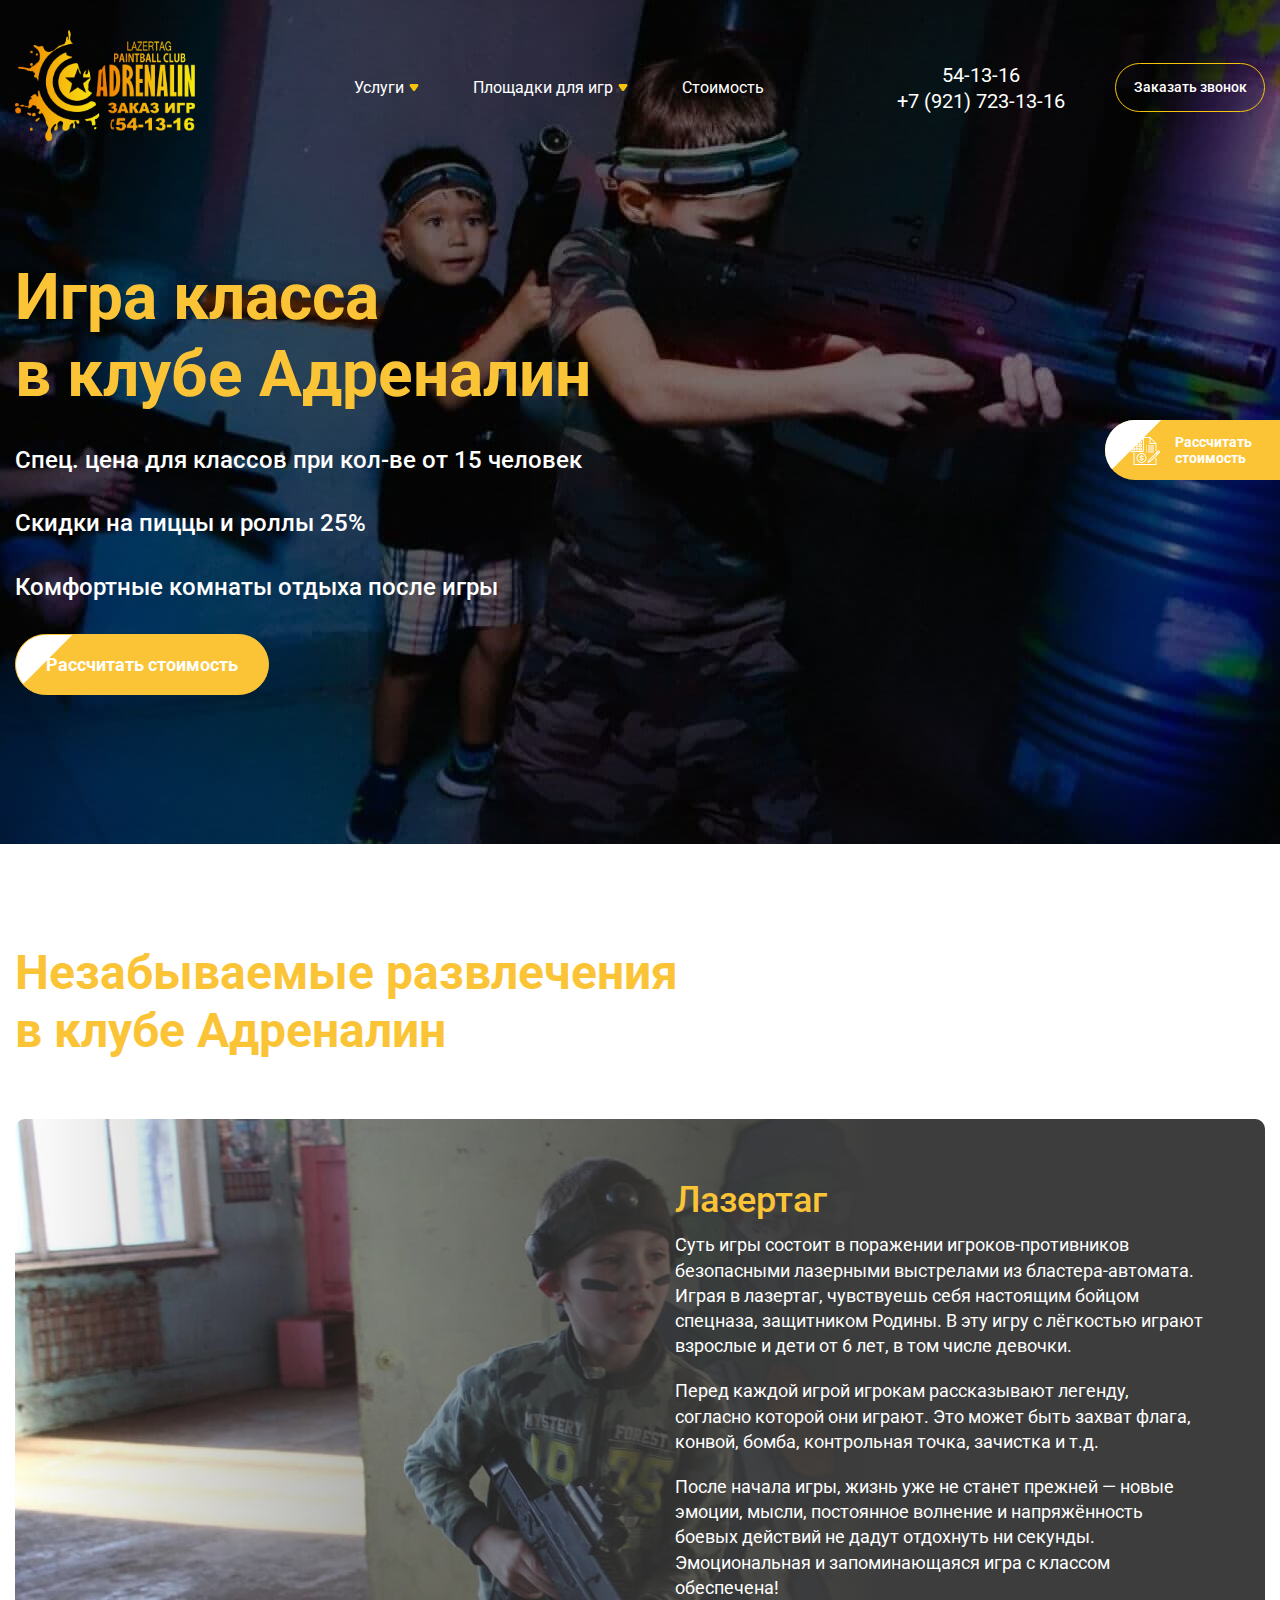
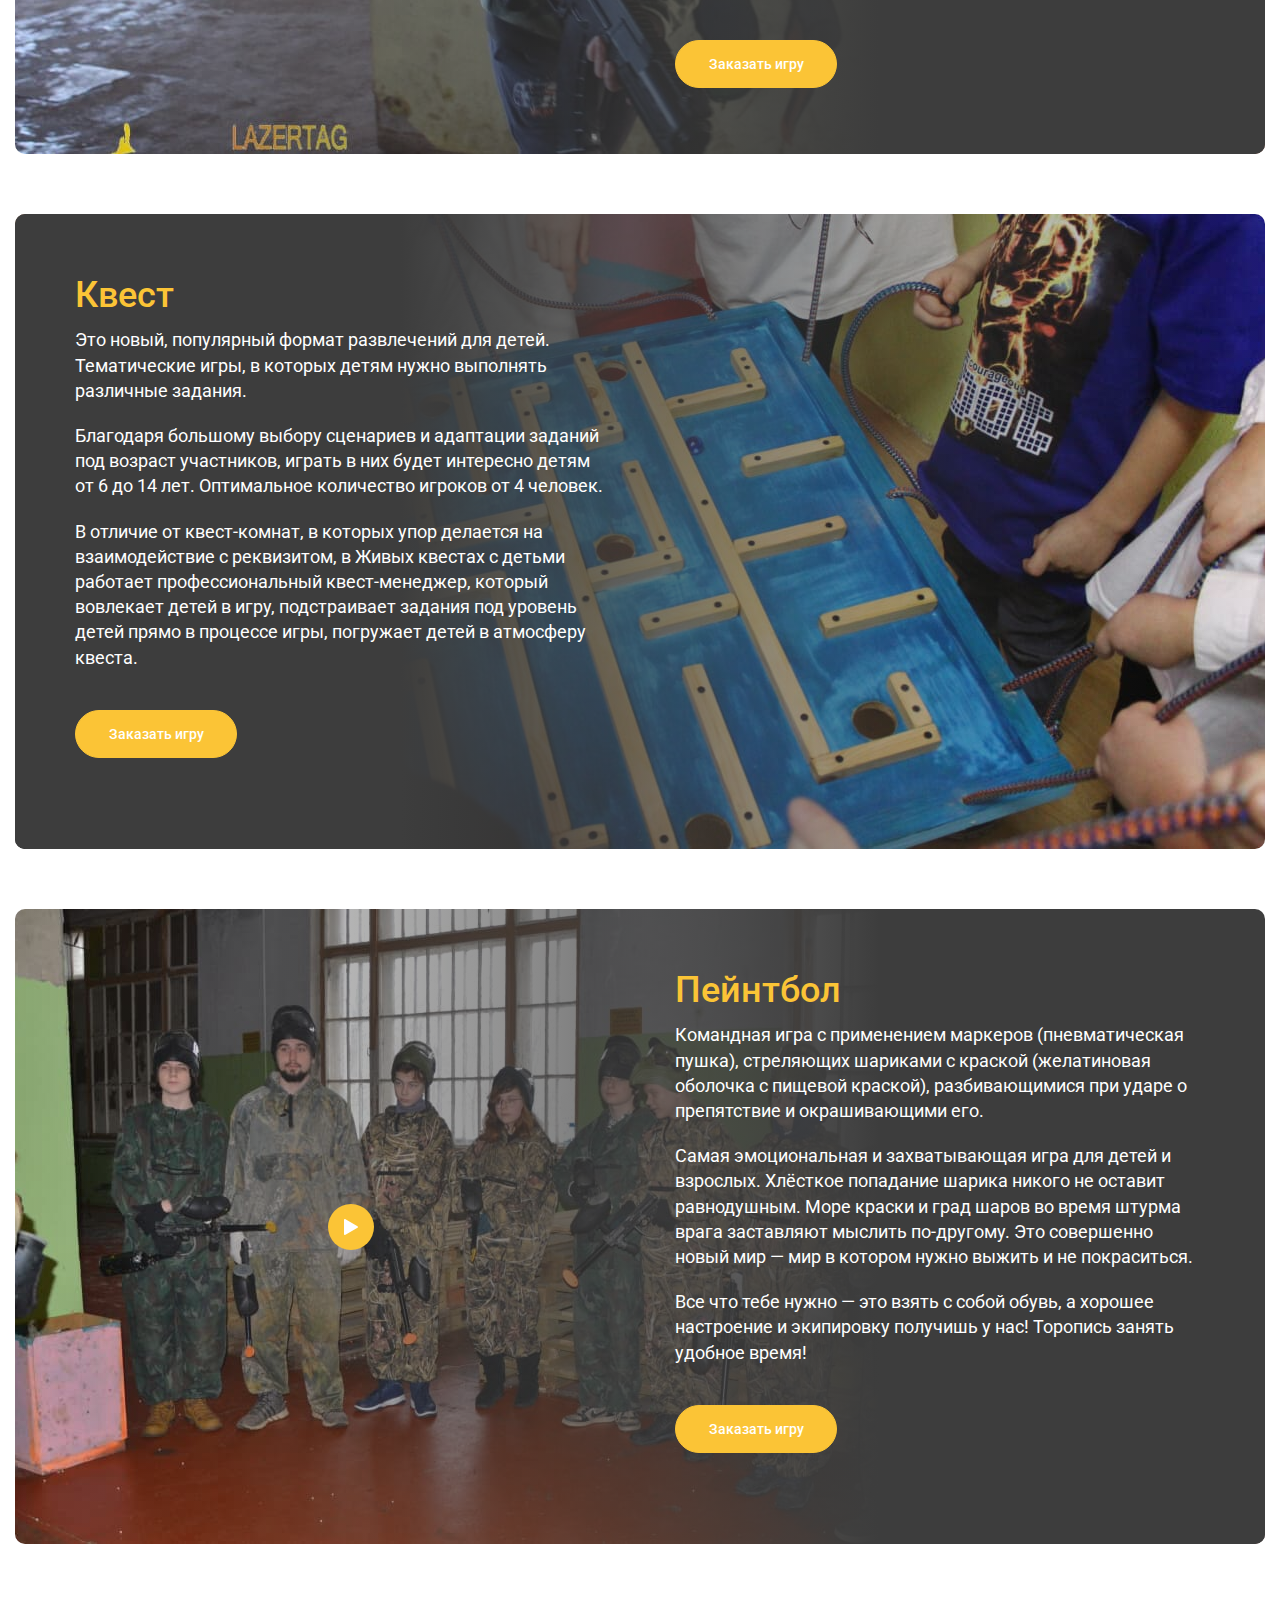
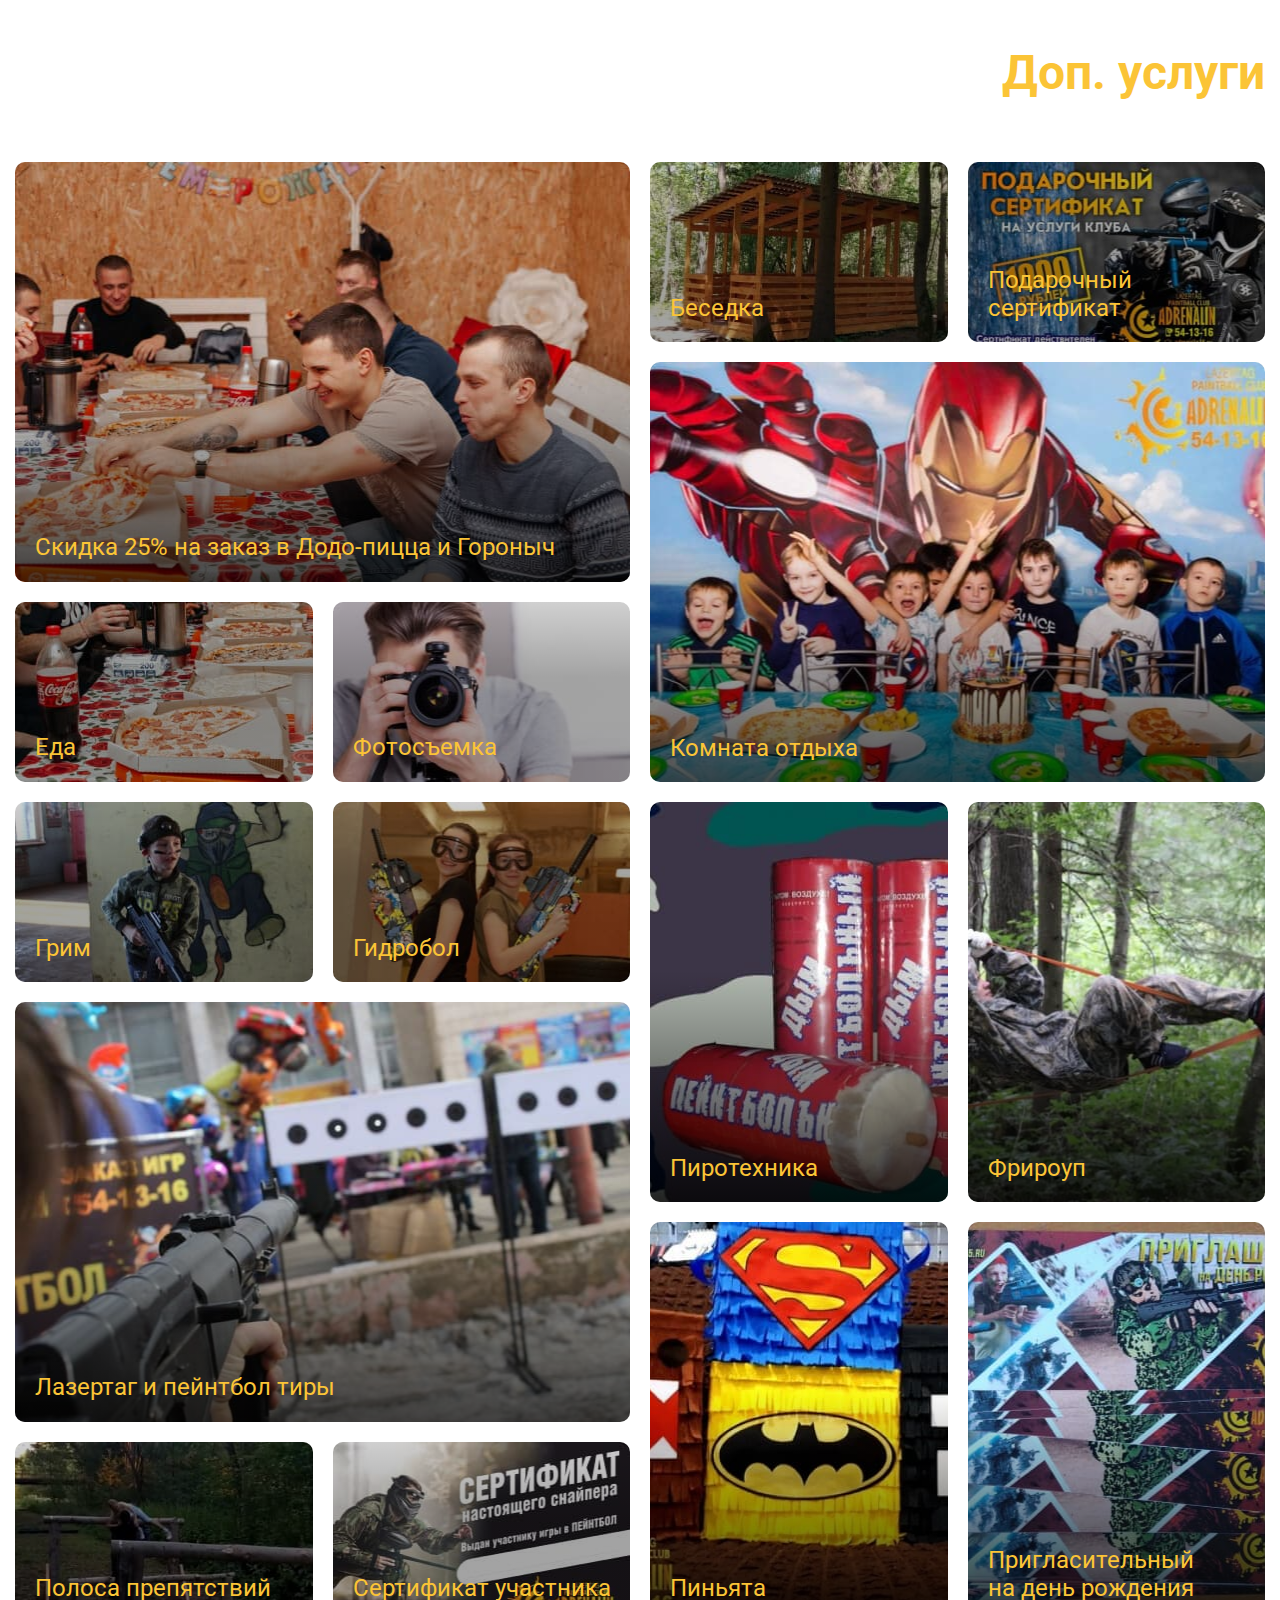
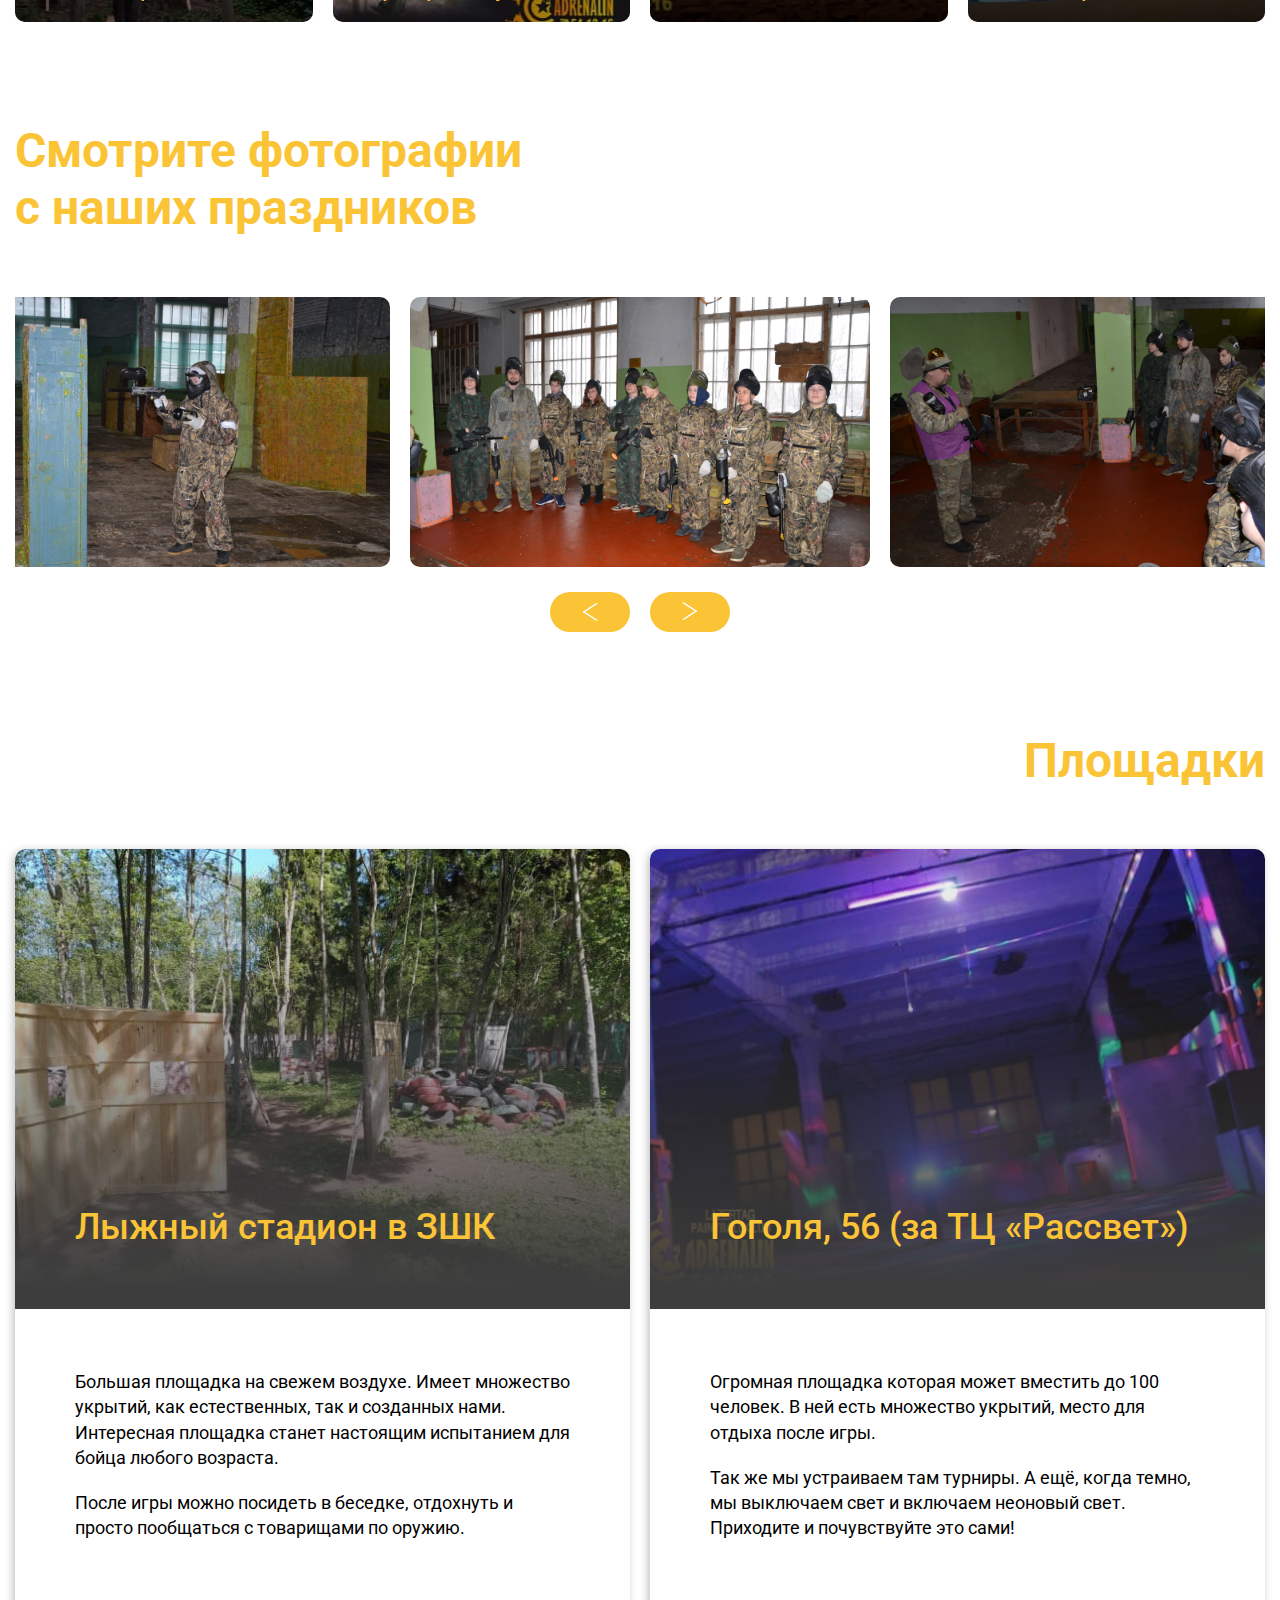
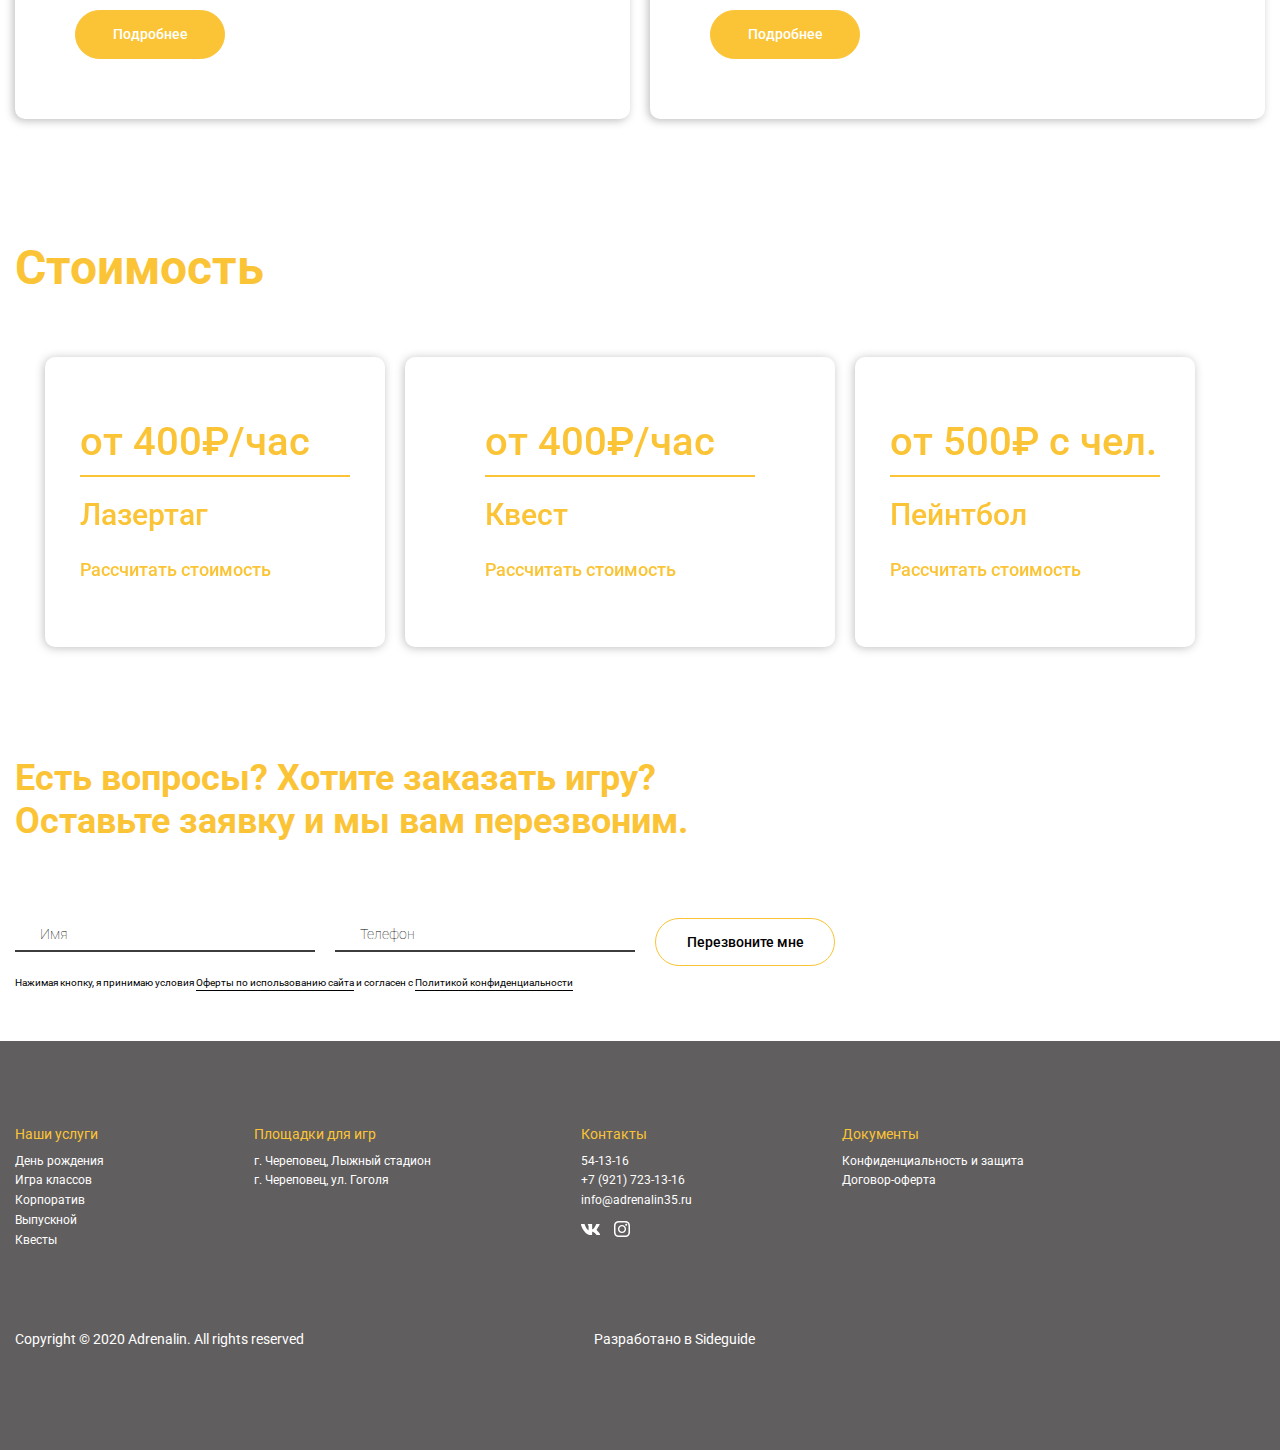
<file: game.html>
<!DOCTYPE html>
<html lang="ru">

<head>
  <meta charset="UTF-8">
  <meta name="viewport" content="width=device-width, initial-scale=1.0">
  <meta http-equiv="X-UA-Compatible" content="ie=edge">
  <title>Adrenalin — paintball & lazertag club</title>
  <link rel="shortcut icon" href="./favicon.ico" type="image/x-icon">
  <link rel="stylesheet" href="css/style.min.css">
  <link rel="stylesheet" href="css/jquery.formstyler.css">
</head>

<body class="game-of-classes">
  <div class="overlay" id="overlay"></div>
  <div class="popup main-modal" id="main-modal">
    <div class="popup__close popup-close"></div>
    <div class="main-modal__inner">
      <div class="main-modal__title title3"><span class="yellow">Оставьте заявку</span><br>
        и&nbsp;мы&nbsp;вам перезвоним</div>
      <form class="send-form-mess" action="mailer.php" method="POST">
        <div class="mainform__row">
          <div class="mainform__line">
            <input required class="mainform__field" type="text" id="name5" name="Имя пользователя:">
            <label class="mainform__label" for="name5">Имя</label>
          </div>
          <div class="mainform__line">
            <input required class="mainform__field" type="text" id="phone5" name="Телефон пользователя:">
            <label class="mainform__label" for="phone5">Телефон</label>
          </div>
          <div class="mainform__alert">Нажимая кнопку, я принимаю условия <a href="confidentiality.html">Оферты по
              использованию сайта </a> и&nbsp;согласен с <a href="protect.html">Политикой конфиденциальности</a></div>
          <button class="mainform__btn btn btn-11"><span>Перезвоните мне</span></button>
        </div>
      </form>
    </div>
  </div>
  
  <div class="calc-btn blick-btn popup-btn quiz-play met-btn" data-m-target="Jarlik-sprava" data-popup="quiz">
    <img src="img/calc-btn.png" alt="" class="calc-btn__img">
    <span>
      Рассчитать
      стоимость
    </span>
    <div class="blick-btn__before"></div>
    <div class="blick-btn__after"></div>
  </div>
  
  <div class="quiz popup" id="quiz">
    <div class="quiz__cost">
      <div class="quiz__cost-text">Ваша скидка</div>
      <div class="quiz__cost-number"><input form="quizForm" class="quiz-discount" name="Размер скидки:" type="text"
          value="200" readonly>₽</div>
    </div>
    <div class="quiz__close popup__close popup-close"></div>
    <form class="quiz__content form-send" method="post" action="mailer.php" id="quizForm">
      <div class="quiz-item current" data-quiz="1">
        <input type="radio" checked class="dis-none">
        <div class="quiz__title">
          Ответьте на 6 вопросов
          и получите скидку на игру,
          а&nbsp;также индивидуальный расчёт стоимости игры.
        </div>
      </div>
      <div class="quiz-item" data-quiz="2">
        <div class="quiz__title">
          Какой у вас повод для игры?
        </div>
        <div class="quiz-row">
          <div class="quiz-row__info tabs-quiz">
            <div class="quiz__radio tabs-quiz__item current" data-tab="qi1">
              <input id="reason1" name="Тип мероприятия:" type="radio" value="День рождения">
              <label for="reason1">День рождения</label>
            </div>
            <div class="quiz__radio tabs-quiz__item" data-tab="qi2">
              <input id="reason2" name="Тип мероприятия:" type="radio" value="Игра класса/выпускной">
              <label for="reason2">Игра класса/выпускной</label>
            </div>
            <div class="quiz__radio tabs-quiz__item" data-tab="qi3">
              <input id="reason3" name="Тип мероприятия:" type="radio" value="Сборная игра">
              <label for="reason3">Сборная игра</label>
            </div>
            <div class="quiz__radio tabs-quiz__item" data-tab="qi4">
              <input id="reason4" name="Тип мероприятия:" type="radio" value="Корпоратив">
              <label for="reason4">Корпоратив</label>
            </div>
          </div>
          <div class="quiz-tabs">
            <div class="quiz-row__img tabs-inner__item current ibg" id="qi1"
              style="background-image: url(img/birthday/hero.jpg);"></div>
            <div class="quiz-row__img tabs-inner__item ibg" id="qi2"
              style="background-image: url(img/game/hero-bg2.jpg);"></div>
            <div class="quiz-row__img tabs-inner__item ibg" id="qi3"
              style="background-image: url(img/quest/quest-bg.jpg);"></div>
            <div class="quiz-row__img tabs-inner__item ibg" id="qi4" style="background-image: url(img/company/hero.jpg);">
            </div>
          </div>
        </div>
      </div>
      <div class="quiz-item" data-quiz="3">
        <div class="quiz__title">
          Сколько человек планируется?
        </div>
        <div class="quiz-row1">
          <div class="quiz-row1__info">
            <div class="quiz__radio">
              <input id="howmuch1" name="Сколько человек?" type="radio" value="1">
              <label for="howmuch1">1</label>
            </div>
            <div class="quiz__radio">
              <input id="howmuch2" name="Сколько человек?" type="radio" value="до 6">
              <label for="howmuch2">до 6</label>
            </div>
            <div class="quiz__radio">
              <input id="howmuch3" name="Сколько человек?" type="radio" value="6-10">
              <label for="howmuch3">6-10</label>
            </div>
            <div class="quiz__radio">
              <input id="howmuch4" name="Сколько человек?" type="radio" value="10-15">
              <label for="howmuch4">10-15</label>
            </div>
            <div class="quiz__radio any">
  
              <input id="howmuch5" class="checkform" name="Сколько человек?" type="radio" value="">
              <label for="change_input">
                <input class="quiz-form-text" id="change_input" name="none" type="text" placeholder="Другое">
              </label>
            </div>
          </div>
        </div>
      </div>
      <div class="quiz-item" data-quiz="4">
        <div class="quiz__title">
          Средний возраст участников?
        </div>
        <div class="quiz-row1 quiz-age">
          <div class="quiz-row1__info">
            <div class="quiz__radio">
              <input id="age1" name="Средний возраст участников:" type="radio" value="до 6 лет">
              <label for="age1">до 6 лет</label>
            </div>
            <div class="quiz__radio">
              <input id="age2" name="Средний возраст участников:" type="radio" value="9-11 лет">
              <label for="age2">9-11 лет</label>
            </div>
            <div class="quiz__radio">
              <input id="age3" name="Средний возраст участников:" type="radio" value="15-18 лет">
              <label for="age3">15-18 лет</label>
            </div>
            <div class="quiz__radio">
              <input id="age4" name="Средний возраст участников:" type="radio" value="6 -8 лет">
              <label for="age4">6 -8 лет</label>
            </div>
            <div class="quiz__radio">
              <input id="age5" name="Средний возраст участников:" type="radio" value="12-14 лет">
              <label for="age5">12-14 лет</label>
            </div>
            <div class="quiz__radio">
              <input id="age6" name="Средний возраст участников:" type="radio" value="18+ лет">
              <label for="age6">18+ лет</label>
            </div>
          </div>
        </div>
      </div>
      <div class="quiz-item" data-quiz="5">
        <div class="quiz__title">
          Какую площадку выберете?
        </div>
        <div class="quiz-row2 quiz-platform">
          <div class="quiz-row2__column">
            <input type="radio" name="Площадка:" id="platform1" value="Лыжный cтадион в ЗШК">
            <label for="platform1">
              <img src="img/quiz/1.png" alt="">
              <span>Лыжный cтадион в ЗШК</span>
            </label>
          </div>
          <div class="quiz-row2__column">
            <input type="radio" name="Площадка:" id="platform2" value="Гоголя, 56 (за ТЦ «Рассвет»)">
            <label for="platform2">
              <img src="img/quiz/2.png" alt="">
              <span>Гоголя, 56 (за ТЦ «Рассвет»)</span>
            </label>
          </div>
        </div>
      </div>
      <div class="quiz-item" data-quiz="6">
        <div class="quiz__title">
          Напишите дату и время игры
        </div>
        <div class="quiz-row3 quiz-time">
          <div class="quiz__radio any">
            <input id="data-time" type="radio">
            <label for="change_input2">
              <input id="change_input2" name="Дата проведения:" class="quiz-form-text" type="text"
                placeholder="Желаемые дата и время игры">
            </label>
          </div>
        </div>
      </div>
      <div class="quiz-item" data-quiz="7">
        <div class="quiz__title">
          Что может понадобиться?
        </div>
        <input type="radio" checked class="dis-none">
        <div class="quiz-end__row">
          <div class="quiz__end-check">
            <input id="check1" name="Гидробол" type="checkbox" value="Есть">
            <label for="check1">Гидробол</label>
          </div>
          <div class="quiz__end-check hgj">
            <input id="check2" name="Полоса препятствий" type="checkbox" value="Есть">
            <label for="check2">Полоса препятствий</label>
          </div>
          <div class="quiz__end-check">
            <input id="check3" name="Ведущая" type="checkbox" value="Есть">
            <label for="check3">Ведущая</label>
          </div>
          <div class="quiz__end-check">
            <input id="check4" name="Пиньята" type="checkbox" value="Есть">
            <label for="check4">Пиньята</label>
          </div>
          <div class="quiz__end-check hgj">
            <input id="check5" name="Сертификат участника" type="checkbox" value="Есть">
            <label for="check5">Сертификат участника</label>
          </div>
          <div class="quiz__end-check">
            <input id="check6" name="Музыка" type="checkbox" value="Есть">
            <label for="check6">Музыка</label>
          </div>
          <div class="quiz__end-check">
            <input id="check7" name="Грим" type="checkbox" value="Есть">
            <label for="check7">Грим</label>
          </div>
          <div class="quiz__end-check hgj">
            <input id="check8" name="Комната отдыха" type="checkbox" value="Есть">
            <label for="check8">Комната отдыха</label>
          </div>
          <div class="quiz__end-check">
            <input id="check9" name="Фрироуп" type="checkbox" value="Есть">
            <label for="check9">Фрироуп</label>
          </div>
          <div class="quiz__end-check">
            <input id="check10" name="Тир" type="checkbox" value="Есть">
            <label for="check10">Тир</label>
          </div>
          <div class="quiz__end-check hgj">
            <input id="check11" name="Пригласительные" type="checkbox" value="Есть">
            <label for="check11">Пригласительные</label>
          </div>
          <div class="quiz__end-check">
            <input id="check12" name="Тимбилдинг" type="checkbox" value="Есть">
            <label for="check12">Тимбилдинг</label>
          </div>
        </div>
      </div>
      <div class="quiz-item" data-quiz="8">
        <div class="quiz__title">
          Оставьте контакты и получите
          расчёт стоимости и скидку
          на&nbsp;игру
        </div>
        <div class="quiz-row4 quiz-contact">
          <div class="quiz__radio any any2">
            <input id="quizName" name="Имя пользователя:" class="quiz-form-text" type="text" required>
            <label for="quizName">Имя</label>
          </div>
          <div class="quiz__radio any any2">
            <input id="quizPhone" name="Телефон:" class="quiz-form-text" type="text" required>
            <label for="quizPhone">Телефон</label>
          </div>
        </div>
        <button type="submit" class="btn quiz-btn-send btn-12"><span>Далее</span></button>
      </div>
    </form>
    <!-- /.quiz__content -->
    <div class="quiz__info">
      <div class="quiz__info-content">
        <button class="quiz__info-prev btn"><span>Назад</span><span class="arr"></span></button>
        <div class="quiz__info-question">Вопрос <span class="quiz__info-start"></span> из <span
            class="quiz__info-end"></span></div>
        <button class="quiz__info-next btn"><span>Далее</span><span class="arr"></span></button>
      </div>
      <div class="quiz__line">
        <div class="quiz__line-complete"></div>
      </div>
    </div>
    <!-- /.quiz__info -->
  </div>
  <!-- /.quiz -->




  <!-- <Шапка сайта> -->
  <header class="header fixed white">
    <div class="container">
      <div class="header__inner">
        <a href="index.html" class="header__logo">
          <img src="img/header/logo.png" alt="">
        </a>
        <div class="header-menu">
          <div class="header-menu__close popup-close">
  
          </div>
          <ul class="header__menu">
            <li class="header__list">
              Услуги
              <ul class="header__submenu">
                <li><a href="birthday.html">День рождения</a></li>
                <li><a href="game.html">Игра классов</a></li>
                <li><a href="company.html">Корпоратив</a></li>
                <li><a href="release.html">Выпускной</a></li>
                <li><a href="quest.html">Квесты</a></li>
              </ul>
            </li>
            <li class="header__list">
              Площадки для игр
              <ul class="header__submenu">
                <li><a href="platform1.html">г. Череповец, Лыжный стадион</a></li>
                <li><a href="platform2.html">г. Череповец, ул. Гоголя</a></li>
              </ul>
            </li>
            <li class="header__cost"><a href="#">Стоимость</a></li>
          </ul>
        </div>
        <div class="header__col">
          <div class="header__phone">
            <a href="tel:+541316">54-13-16</a>
            <a href="tel:+79217231316">+7 (921) 723-13-16</a>
          </div>
          <button class="header__btn btn btn-11 popup-btn met-btn" data-m-target="Zakaz_zvonka_shapka" data-popup="main-modal"><span>Заказать звонок</span></button>
        </div>
        <div class="header-burger">
          <span></span>
          <span></span>
          <span></span>
        </div>
      </div>
      <!-- /.header__inner -->
    </div>
    <!-- /.container -->
  </header>
  <!-- </Шапка сайта> -->

  <!-- <ГЛАВНЫЙ БЛОК ИГРА КЛАССОВ> -->
  <section class="gamemain ibg" style="background-image: url(img/game/hero-bg.jpg);">
    <div class="container">
      <div class="gamemain__inner">
        <h1 class="gamemain__title">Игра класса
          в&nbsp;клубе Адреналин</h1>
        <ul class="gamemain__list">
          <li>Спец. цена для классов при кол-ве от 15 человек</li>
          <li>Скидки на пиццы и роллы 25%</li>
          <li>Комфортные комнаты отдыха после игры</li>
        </ul>
        <button class="gamemain__btn btn blick-btn popup-btn quiz-play" data-popup="quiz">
          <span>Рассчитать
            стоимость</span>
            <span class="blick-btn__before"></span>
            <span class="blick-btn__after"></span>
          </button>
      </div>
      <!-- /.gamemain__inner -->
    </div>
    <!-- /.container -->
  </section>
  <!-- </ГЛАВНЫЙ БЛОК ИГРА КЛАССОВ> -->


  <!-- <НЕЗАБЫВАЕМЫЕ РАЗВЛЕЧЕНИЯ> -->
  <section class="game-about sect">
    <div class="container">
      <h2 class="game-about__title title">Незабываемые развлечения в&nbsp;клубе Адреналин</h2>
      <div class="game-about__row ibg" style="background-image: url(img/release/enter1.jpg);">
        <div class="game-about__row-inner">
          <h3 class="game-about__row-title title3">Лазертаг</h3>
          <div class="game-about__row-text">
            <p>Суть игры состоит в поражении игроков-противников безопасными лазерными выстрелами из бластера-автомата.
              Играя в лазертаг, чувствуешь себя настоящим бойцом спецназа, защитником Родины. В эту игру с лёгкостью
              играют взрослые и дети от 6 лет, в том числе девочки.</p>
            <p class="mobile-none">Перед каждой игрой игрокам рассказывают легенду, согласно которой они играют. Это
              может быть захват
              флага, конвой, бомба, контрольная точка, зачистка и т.д.</p>
            <p class="mobile-none">После начала игры, жизнь уже не станет прежней — новые эмоции, мысли, постоянное
              волнение и напряжённость
              боевых действий не дадут отдохнуть ни секунды. Эмоциональная и запоминающаяся игра с классом
              обеспечена!</p>
          </div>
          <button class="game-about__row-btn btn btn-12 popup-btn" data-popup="main-modal"><span>Заказать
              игру</span></button>
        </div>
        <!-- /.game-about__row-inner -->
      </div>
      <!-- /.game-about__row -->
      <div class="game-about__row ibg" style="background-image: url(img/release/enter2.jpg);">
        <div class="game-about__row-inner">
          <h3 class="game-about__row-title title3">Квест</h3>
          <div class="game-about__row-text">
            <p>Это новый, популярный формат развлечений для детей. Тематические игры, в которых детям нужно выполнять
              различные задания.</p>
            <p>Благодаря большому выбору сценариев и адаптации заданий под возраст участников, играть в них будет
              интересно детям от 6 до 14 лет. Оптимальное количество игроков от 4 человек.</p>
            <p class="mobile-none">В отличие от квест-комнат, в которых упор делается
              на взаимодействие с реквизитом, в Живых квестах
              с детьми работает профессиональный квест-менеджер, который вовлекает детей в игру, подстраивает задания
              под уровень детей прямо в процессе игры, погружает детей в атмосферу квеста.</p>
          </div>
          <button class="game-about__row-btn btn btn-12 popup-btn" data-popup="main-modal"><span>Заказать
              игру</span></button>
        </div>
        <!-- /.game-about__row-inner -->
      </div>
      <!-- /.game-about__row -->
      <div class="game-about__row ibg" style="background-image: url(img/release/enter3.jpg);">
        <a href="https://youtu.be/U-1WOclIHNc" target="_blank" class="video">
          <div class="video__click">
            <div class="video__click-body"></div>
          </div>
          <button class="video__btn">Смотреть видео</button>
        </a>
        <div class="game-about__row-inner">
          <h3 class="game-about__row-title title3">Пейнтбол</h3>
          <div class="game-about__row-text">
            <p>Командная игра с применением маркеров (пневматическая пушка), стреляющих шариками с краской (желатиновая
              оболочка с пищевой краской), разбивающимися при ударе
              о препятствие и окрашивающими его.</p>
            <p class="mobile-none">Самая эмоциональная и захватывающая игра для детей
              и взрослых. Хлёсткое попадание шарика никого не оставит равнодушным. Море краски и град шаров во время
              штурма врага заставляют мыслить по-другому. Это совершенно новый мир — мир в котором нужно выжить и не
              покраситься.</p>
            <p> Все что тебе нужно — это взять с собой обувь, а хорошее настроение и экипировку получишь у нас! Торопись
              занять удобное время!</p>
          </div>
          <button class="game-about__row-btn btn btn-12 popup-btn" data-popup="main-modal"><span>Заказать
              игру</span></button>
        </div>
        <!-- /.game-about__row-inner -->
      </div>
      <!-- /.game-about__row -->
    </div>
    <!-- /.container -->
  </section>
  <!-- </НЕЗАБЫВАЕМЫЕ РАЗВЛЕЧЕНИЯ> -->

    <!-- <ДОПОЛНИТЕЛЬНЫЕ УСЛУГИ> -->
    <div class="services-add sect">
      <div class="container">
        <h2 class="services-add__title title">Доп. услуги</h2>
        <div class="services-add__row row row-top">
          <div class="row__left">
            <div class="column-big ibg" style="background-image: url(img/servicesadd/1.jpg);">
              <div class="services-add__item">
                <h4 class="services-add__item-title">Скидка 25% на заказ в Додо-пицца и Гороныч</h4>
                <p class="services-add__item-text">У нас вы можете заказать еду и напитки в Додо-пицца 
                  или Горыныч со скидкой в 25%.</p>
              </div>
              <!-- /.services-add__item -->
            </div>
            <!-- /.column-big -->
            <div class="column-little ibg" style="background-image: url(img/servicesadd/2.jpg);">
              <div class="services-add__item">
                <h4 class="services-add__item-title">Еда</h4>
                <p class="services-add__item-text">Вы можете принести угощения с&nbsp;собой или доверить это нам</p>
              </div>
              <!-- /.services-add__item -->
            </div>
            <!-- /.column-little -->
            <div class="column-little ibg" style="background-image: url(img/servicesadd/3.jpg);">
              <div class="services-add__item">
                <h4 class="services-add__item-title">Фотосъемка</h4>
                <p class="services-add__item-text">На каждой игре проводится бесплатная фотосъёмка</p>
              </div>
              <!-- /.services-add__item -->
            </div>
            <!-- /.column-little -->
          </div>
          <!-- /.row__left -->
          <div class="row__right">
            <div class="column-little ibg" style="background-image: url(img/servicesadd/4.jpg);">
              <div class="services-add__item">
                <h4 class="services-add__item-title">Беседка</h4>
                <p class="services-add__item-text">На полигоне есть беседка, где 
                  можно отдохнуть, пообщаться и&nbsp;поесть шашлыки</p>
              </div>
              <!-- /.services-add__item -->
            </div>
            <!-- /.column-little -->
            <div class="column-little ibg" style="background-image: url(img/servicesadd/5.jpg);">
              <div class="services-add__item">
                <h4 class="services-add__item-title">Подарочный сертификат</h4>
                <p class="services-add__item-text">У нас вы можете приобрести 
                  подарочные сертификаты на любую сумму</p>
              </div>
              <!-- /.services-add__item -->
            </div>
            <!-- /.column-little -->
            <div class="column-big ibg" style="background-image: url(img/servicesadd/6.jpg);">
              <div class="services-add__item">
                <h4 class="services-add__item-title">Комната отдыха</h4>
                <p class="services-add__item-text">У нас есть специально оборудованные комнаты отдыха, где после войны можно отдохнуть, перевести дух и продолжить отмечать праздник со своими товарищами по оружию</p>
              </div>
              <!-- /.services-add__item -->
            </div>
            <!-- /.column-big -->
          </div>
          <!-- /.row__right -->
        </div>
        <!-- /.services-add__row -->
        <div class="services-add__row row">
          <div class="row__left">
            <div class="column-little ibg" style="background-image: url(img/servicesadd/7.jpg);">
              <div class="services-add__item">
                <h4 class="services-add__item-title">Грим</h4>
                <p class="services-add__item-text">Мы можем сделать 
                  для вас специальную боевую раскраску</p>
              </div>
              <!-- /.services-add__item -->
            </div>
            <!-- /.column-little -->
            <div class="column-little ibg" style="background-image: url(img/servicesadd/8.jpg);">
              <div class="services-add__item">
                <h4 class="services-add__item-title">Гидробол</h4>
                <p class="services-add__item-text">Это активная командная игра, в которой для поражения противника используется оружие, заряженное шариками из гидрогеля.</p>
              </div>
              <!-- /.services-add__item -->
            </div>
            <!-- /.column-little -->
            <div class="column-big ibg" style="background-image: url(img/servicesadd/9.jpg);">
              <div class="services-add__item">
                <h4 class="services-add__item-title">Лазертаг и пейнтбол тиры</h4>
                <p class="services-add__item-text">Устанавливаем специальные тиры для стрельбы по ним 
                  из оружия, предназначенного для лазертага или пейнтбола</p>
              </div>
              <!-- /.services-add__item -->
            </div>
            <!-- /.column-big -->
            <div class="column-little ibg" style="background-image: url(img/servicesadd/10.jpg);">
              <div class="services-add__item">
                <h4 class="services-add__item-title">Полоса препятствий</h4>
                <p class="services-add__item-text">Полоса местности, оборудованная различными препятствиями и инженерными сооружениями.</p>
              </div>
              <!-- /.services-add__item -->
            </div>
            <!-- /.column-little -->
            <div class="column-little ibg" style="background-image: url(img/servicesadd/11.jpg);">
              <div class="services-add__item">
                <h4 class="services-add__item-title">Сертификат участника</h4>
                <p class="services-add__item-text">У нас вы можете приобрести 
                  сертификаты участника для&nbsp;всех ваших гостей</p>
              </div>
              <!-- /.services-add__item -->
            </div>
            <!-- /.column-little -->
          </div>
          <!-- /.row__left -->
          <div class="row__right">
            <div class="column-middle ibg" style="background-image: url(img/servicesadd/12.jpg);">
              <div class="services-add__item">
                <h4 class="services-add__item-title">Пиротехника</h4>
                <p class="services-add__item-text">У&nbsp;нас вы можете приобрести 
                  гранаты&nbsp;и&nbsp;дымы, которые
                  прошли&nbsp;обязательную 
                  сертификацию</p>
              </div>
              <!-- /.services-add__item -->
            </div>
            <!-- /.column-middle -->
            <div class="column-middle ibg" style="background-image: url(img/servicesadd/13.jpg);">
              <div class="services-add__item">
                <h4 class="services-add__item-title">Фрироуп</h4>
                <p class="services-add__item-text">Это преодоление дистанций, созданных на деревьях или искусственных опорах</p>
              </div>
              <!-- /.services-add__item -->
            </div>
            <!-- /.column-middle -->
            <div class="column-middle ibg" style="background-image: url(img/servicesadd/14.jpg);">
              <div class="services-add__item">
                <h4 class="services-add__item-title">Пиньята</h4>
                <p class="services-add__item-text">Это фигура наполненная внутри конфетами, которую именинник разбивает битой после игры.</p>
              </div>
              <!-- /.services-add__item -->
            </div>
            <!-- /.column-middle -->
            <div class="column-middle ibg" style="background-image: url(img/servicesadd/15.jpg);">
              <div class="services-add__item">
                <h4 class="services-add__item-title">Пригласительный
                  на&nbsp;день&nbsp;рождения</h4>
                <p class="services-add__item-text">У&nbsp;нас вы можете приобрести 
                  пригласительные для&nbsp;всех 
                  ваших&nbsp;гостей</p>
              </div>
              <!-- /.services-add__item -->
            </div>
            <!-- /.column-middle -->
          </div>
          <!-- /.row__right -->
        </div>
        <!-- /.services-add__row -->
        <a href="#" class="btn-more slider-game__btn">Ещё услуги</a>
      </div>
      <!-- /.container -->
    </div>
    <!-- </ДОПОЛНИТЕЛЬНЫЕ УСЛУГИ> -->

  <!-- <ФОТО> -->
  <section class="photo sect">
    <div class="container">
      <h2 class="photo__titile title">Смотрите фотографии
        с&nbsp;наших праздников</h2>
    </div>
    <!-- /.container -->
    <div class="container-big">
      <div class="photo__slider slider-main">
        <div class="photo__item ibg" style="background-image: url(img/game/1.jpg);"></div>
        <div class="photo__item ibg" style="background-image: url(img/game/2.jpg);"></div>
        <div class="photo__item ibg" style="background-image: url(img/game/3.jpg);"></div>
        <div class="photo__item ibg" style="background-image: url(img/game/4.jpg);"></div>
        <div class="photo__item ibg" style="background-image: url(img/game/5.jpg);"></div>
        <div class="photo__item ibg" style="background-image: url(img/game/6.jpg);"></div>
        <div class="photo__item ibg" style="background-image: url(img/game/7.jpg);"></div>
      </div>
      <!-- /.photo__slider -->
    </div>
  </section>
  <!-- </ФОТО> -->


  <!-- <ПЛОЩАДКИ> -->
  <section class="platform sect">
    <div class="container">
      <h2 class="platform__title title right">Площадки</h2>
      <div class="platform__list">
        <div class="platform__item">
          <div class="platform__item-img ibg" style="background-image: url(img/platform/1.jpg);">
            <h3 class="platform__item-title title3">Лыжный cтадион в ЗШК</h3>
          </div>
          <div class="platform__item-info">
            <p>Большая площадка на свежем воздухе. Имеет множество укрытий, как естественных, так и созданных нами.
              Интересная площадка станет настоящим испытанием
              для бойца любого возраста. </p>
            <p>После игры можно посидеть в беседке, отдохнуть
              и просто пообщаться с товарищами по оружию.</p>
            <div class="platform__nav">
              <a href="platform1.html" class="platform__link btn btn-12"><span>Подробнее</span></a>
              <div class="video">
                <div class="video__click">
                  <div class="video__click-body"></div>
                </div>
                <button class="video__btn">Смотреть видео</button>
              </div>
            </div>
          </div>
        </div>
        <!-- /.platform__item -->

        <div class="platform__item">
          <div class="platform__item-img ibg" style="background-image: url(img/platform/2.jpg);">
            <h3 class="platform__item-title title3">Гоголя, 56 (за&nbsp;ТЦ&nbsp;«Рассвет»)</h3>
          </div>
          <div class="platform__item-info">
            <p>Огромная площадка которая может вместить до 100 человек. В ней есть множество укрытий, место для отдыха
              после игры. </p>
            <p>Так же мы устраиваем там турниры. А ещё, когда темно, мы выключаем свет и включаем неоновый свет.
              Приходите и почувствуйте это сами!</p>
            <div class="platform__nav">
              <a href="platform2.html" class="platform__link btn btn-12"><span>Подробнее</span></a>
              <div class="video">
                <div class="video__click">
                  <div class="video__click-body"></div>
                </div>
                <button class="video__btn">Смотреть видео</button>
              </div>
            </div>
          </div>
        </div>
        <!-- /.platform__item -->
      </div>
      <!-- /.platform__list -->
    </div>
    <!-- /.container -->
  </section>
  <!-- </ПЛОЩАДКИ> -->

  <!-- <СТОИМОСТЬ ИГРА КЛАССОВ> -->
  <section class="costblock sect" id="cost-point">
    <div class="container">
      <h2 class="costblock__title title">Стоимость</h2>
      <div class="costblock__slider game-slider__inner">
        <div class="costblock__item popup-btn quiz-play" data-popup="quiz">
          <div class="costblock__item-inner">
            <div class="costblock__price title3">от 400₽/час</div>
            <div class="costblock__name">Лазертаг</div>
            <div class="costblock__link slider-game__btn">Рассчитать стоимость</div>
          </div>
          <!-- /.costblock__item-inner -->
        </div>
        <!-- /.costblock__item -->
        <div class="costblock__item active popup-btn quiz-play" data-popup="quiz">
          <div class="costblock__item-inner">
            <div class="costblock__price title3">от 400₽/час</div>
            <div class="costblock__name">Квест</div>
            <div class="costblock__link slider-game__btn">Рассчитать стоимость</div>
          </div>
          <!-- /.costblock__item-inner -->
        </div>
        <!-- /.costblock__item -->
        <div class="costblock__item popup-btn quiz-play" data-popup="quiz">
          <div class="costblock__item-inner">
            <div class="costblock__price title3">от 500₽ с чел.</div>
            <div class="costblock__name">Пейнтбол</div>
            <div class="costblock__link slider-game__btn">Рассчитать стоимость</div>
          </div>
          <!-- /.costblock__item-inner -->
        </div>
        <!-- /.costblock__item -->
      </div>
      <!-- /.costblock__slider -->
    </div>
    <!-- /.container -->
  </section>
  <!-- </СТОИМОСТЬ ИГРА КЛАССОВ> -->


  <!-- <ФОРМА ОБРАТНОЙ СВЯЗИ> -->
  <section class="mainform sect">
    <div class="container">
      <div class="mainform__inner">
        <h2 class="mainform__title title3 yellow">Есть вопросы? Хотите&nbsp;заказать&nbsp;игру?
          Оставьте заявку и мы вам перезвоним.</h2>
        <form action="mailer.php" method="POST" class="send-form-mess2">
          <div class="mainform__row">
            <div class="mainform__line">
              <input required class="mainform__field" type="text" id="name" name="Имя пользователя:">
              <label class="mainform__label" for="name">Имя</label>
            </div>
            <div class="mainform__line">
              <input required class="mainform__field" type="text" id="phone" name="Телефон пользователя:">
              <label class="mainform__label" for="phone">Телефон</label>
            </div>
            <button class="mainform__btn btn btn-11"><span>Перезвоните мне</span></button>
          </div>
        </form>
        <div class="mainform__alert">Нажимая кнопку, я принимаю условия <a href="confidentiality.html">Оферты по
            использованию сайта </a> и
          согласен с <a href="protect.html">Политикой конфиденциальности</a></div>
      </div>
      <!-- /.mainform__inner -->
    </div>
    <!-- /.container -->
  </section>
  <!-- </ФОРМА ОБРАТНОЙ СВЯЗИ> -->


  <!-- <ПОДВАЛ САЙТА> -->
  <footer class="footer">
    <div class="container">
      <div class="footer__inner">
        <div class="footer__column">
          <h5 class="footer__title">Наши услуги</h5>
          <ul class="footer__list">
            <li class="footer__list-item"><a href="birthday.html">День рождения</a></li>
            <li class="footer__list-item"><a href="game.html">Игра классов</a></li>
            <li class="footer__list-item"><a href="company.html">Корпоратив</a></li>
            <li class="footer__list-item"><a href="release.html">Выпускной</a></li>
            <li class="footer__list-item"><a href="quest.html">Квесты</a></li>
          </ul>
        </div>
        <!-- /.footer__column -->
        <div class="footer__column">
          <h5 class="footer__title">Площадки для игр</h5>
          <ul class="footer__list">
            <li class="footer__list-item"><a href="platform1.html">г. Череповец, Лыжный стадион</a></li>
            <li class="footer__list-item"><a href="platform2.html">г. Череповец, ул. Гоголя</a></li>
          </ul>
        </div>
        <!-- /.footer__column -->
        <div class="footer__column">
          <h5 class="footer__title">Контакты</h5>
          <ul class="footer__list">
            <li class="footer__list-item"><a href="tel:+541316">54-13-16</a></li>
            <li class="footer__list-item"><a href="tel:+79217231316">+7 (921) 723-13-16</a></li>
            <li class="footer__list-item"><a href="mailto:info@adrenalin35.ru">info@adrenalin35.ru</a></li>
          </ul>
          <div class="footer__list-social">
            <a href="https://vk.com/adrenalinpaintball"><span class="footer__list-social-img ibg"></span></a>
            <a href="https://www.instagram.com/_adrenalin35_/"><span class="footer__list-social-img ibg"></span></a>
          </div>
        </div>
        <div class="footer__column">
          <h5 class="footer__title">Документы</h5>
          <ul class="footer__list">
            <li class="footer__list-item"><a href="protect.html">Конфиденциальность и защита</a></li>
            <li class="footer__list-item"><a href="confidentiality.html">Договор-оферта</a></li>
          </ul>
        </div>
        <!-- /.footer__column -->
      </div>
      <!-- /.footer__inner -->
      <div class="footer__info">
        <p class="footer__copy">Copyright © 2020 Adrenalin. All rights reserved</p>
        <a href="https://sideguide.ru/" class="development-link"><span>Разработано в Sideguide</span></a>
      </div>
      <!-- /.footer__info -->
    </div>
    <!-- /.container -->
  </footer>
  <!-- </ПОДВАЛ САЙТА> -->
  <script src="https://ajax.googleapis.com/ajax/libs/jquery/3.4.1/jquery.min.js"></script>
  <script src="js/custom.js"></script>
  <script src="js/libs.min.js"></script>
  <script src="js/main-min.js"></script>

</body>

</html>
</file>
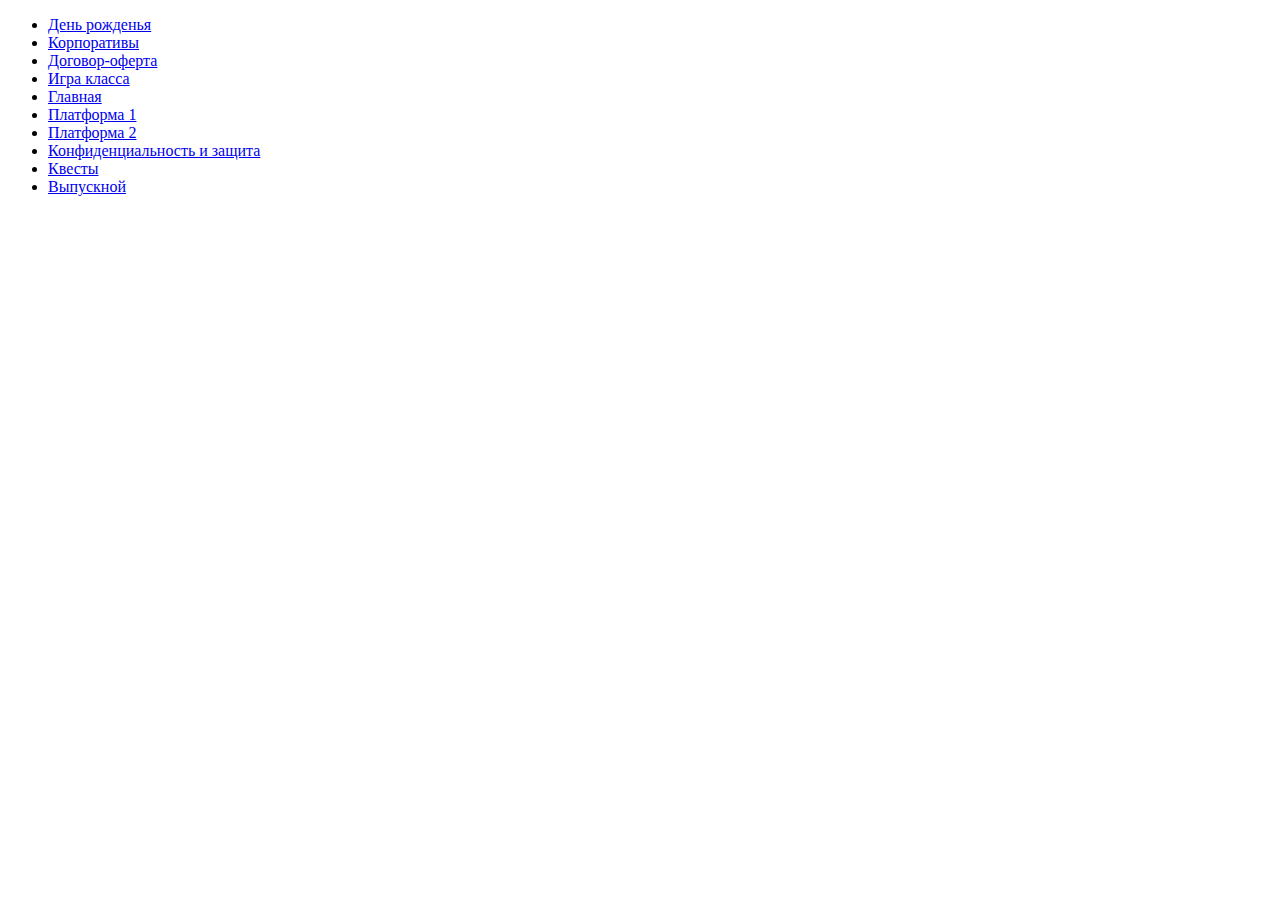
<file: map.html>
<!DOCTYPE html>
<html lang="en">
<head>
  <meta charset="UTF-8">
  <meta http-equiv="X-UA-Compatible" content="IE=edge">
  <meta name="viewport" content="width=device-width, initial-scale=1.0">
  <title>Страницы сайта</title>
</head>
<body>
  <ul>
    <li>
      <a href="birthday.html">День рожденья</a>
    </li>
    <li>
      <a href="company.html">Корпоративы</a>
    </li>
    <li>
      <a href="confidentiality.html">Договор-оферта</a>
    </li>
    <li>
      <a href="game.html">Игра класса</a>
    </li>
    <li>
      <a href="index.html">Главная</a>
    </li>
    <li>
      <a href="platform1.html">Платформа 1</a>
    </li>
    <li>
      <a href="platform2.html">Платформа 2</a>
    </li>
    <li>
      <a href="protect.html">Конфиденциальность и защита</a>
    </li>
    <li>
      <a href="quest.html">Квесты</a>
    </li>
    <li>
      <a href="release.html">Выпускной</a>
    </li>
  </ul>
</body>
</html>
</file>
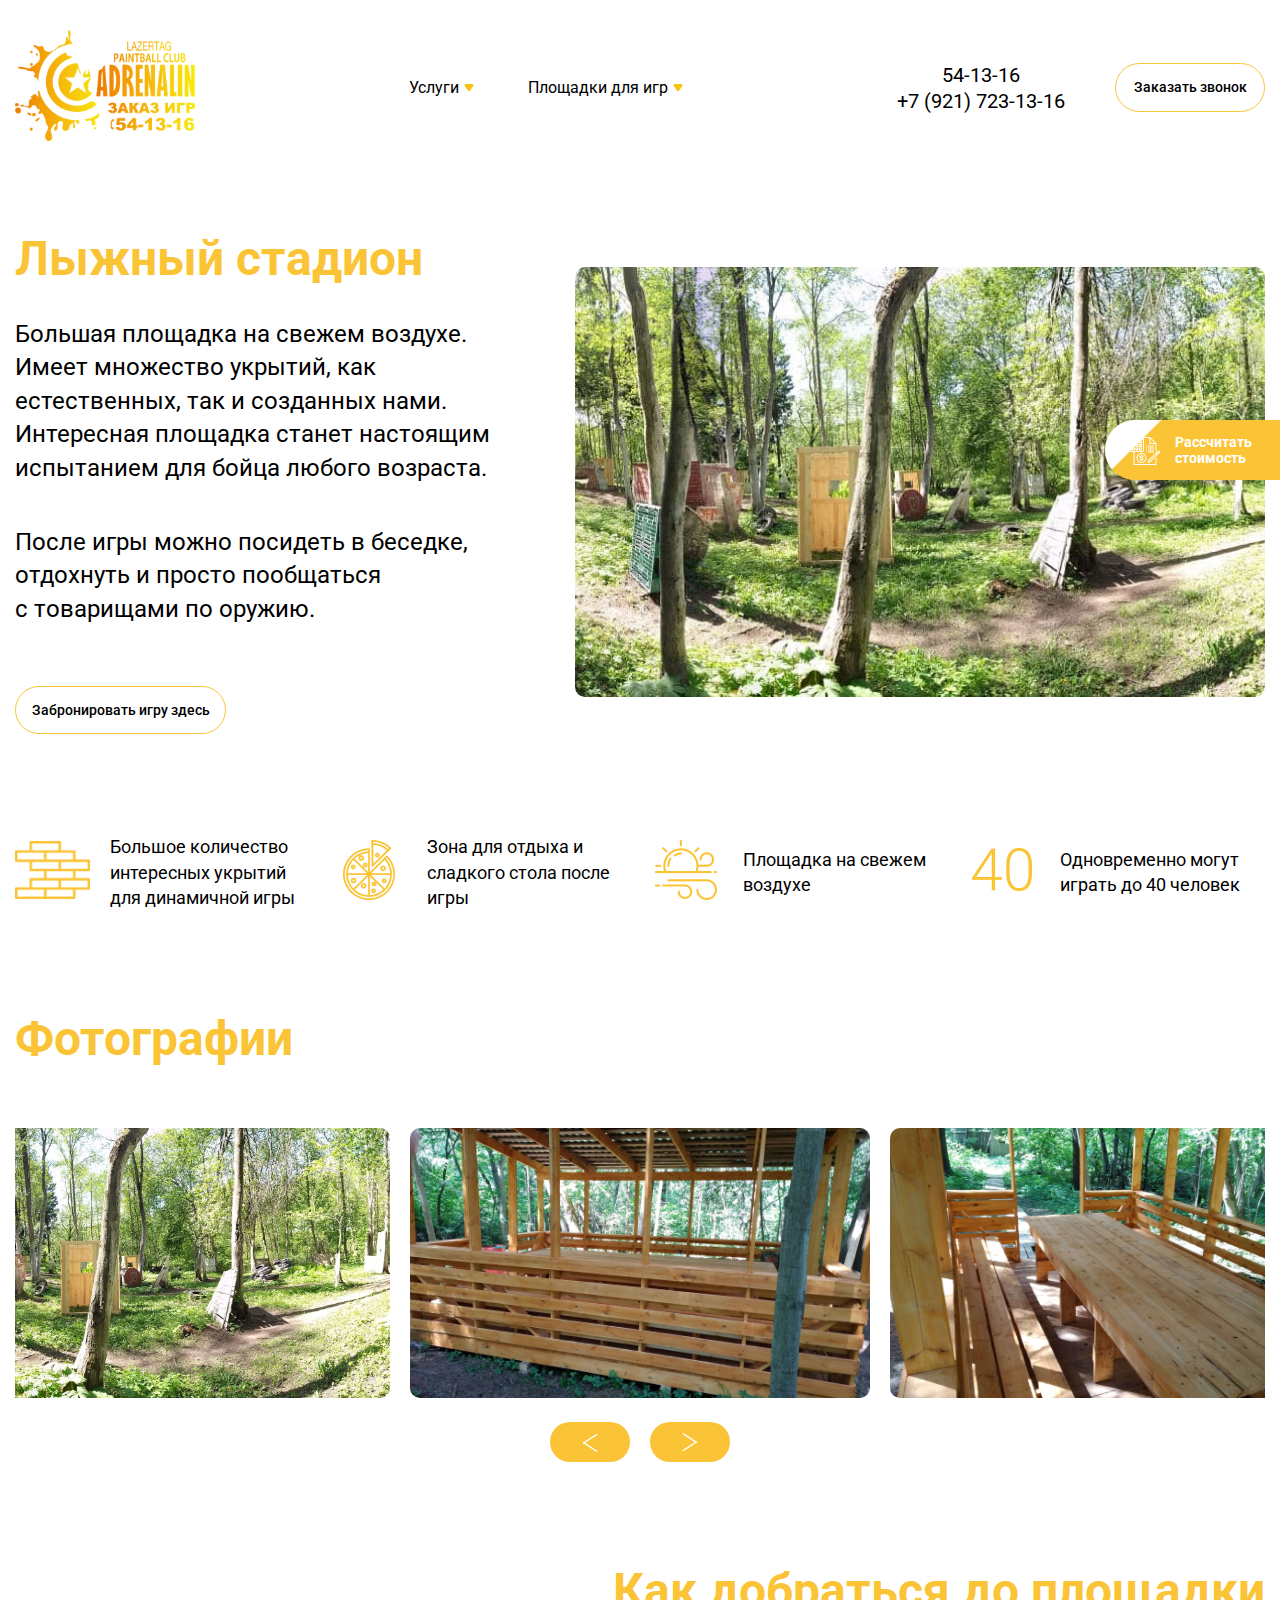
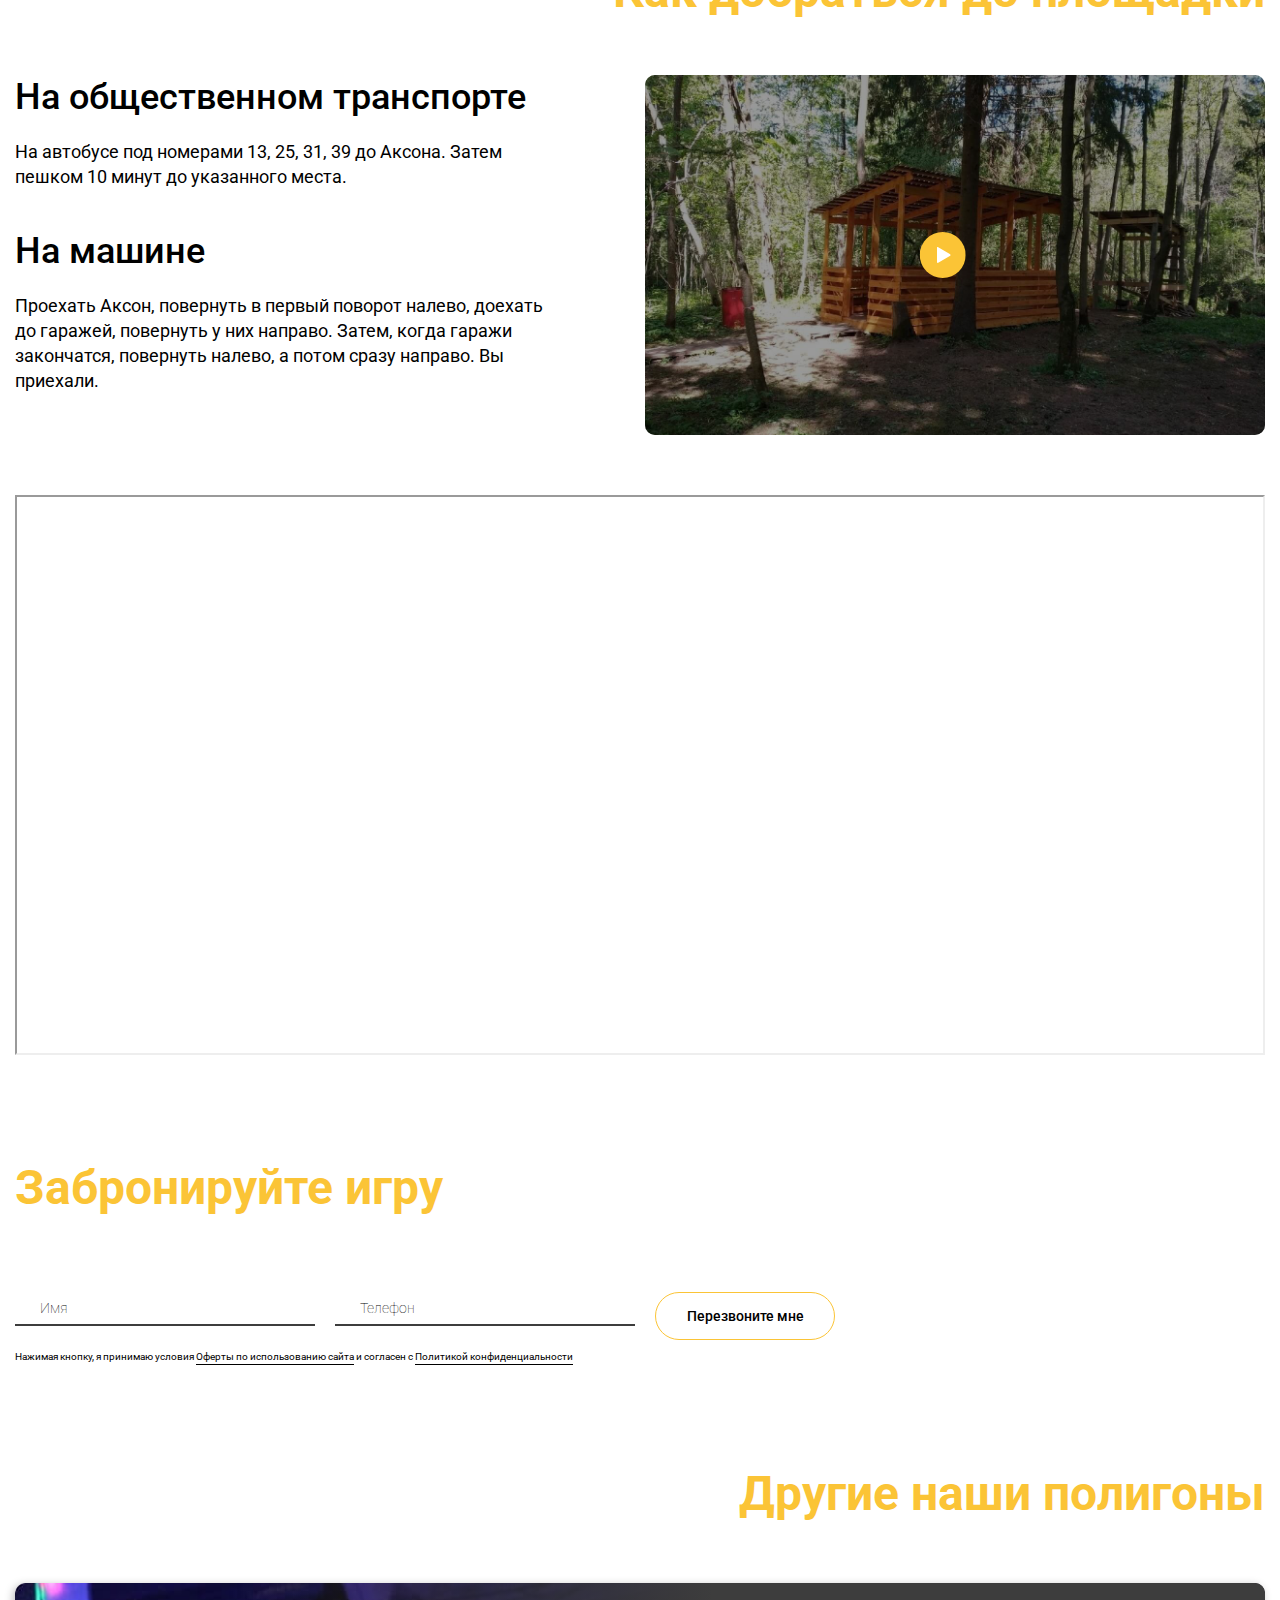
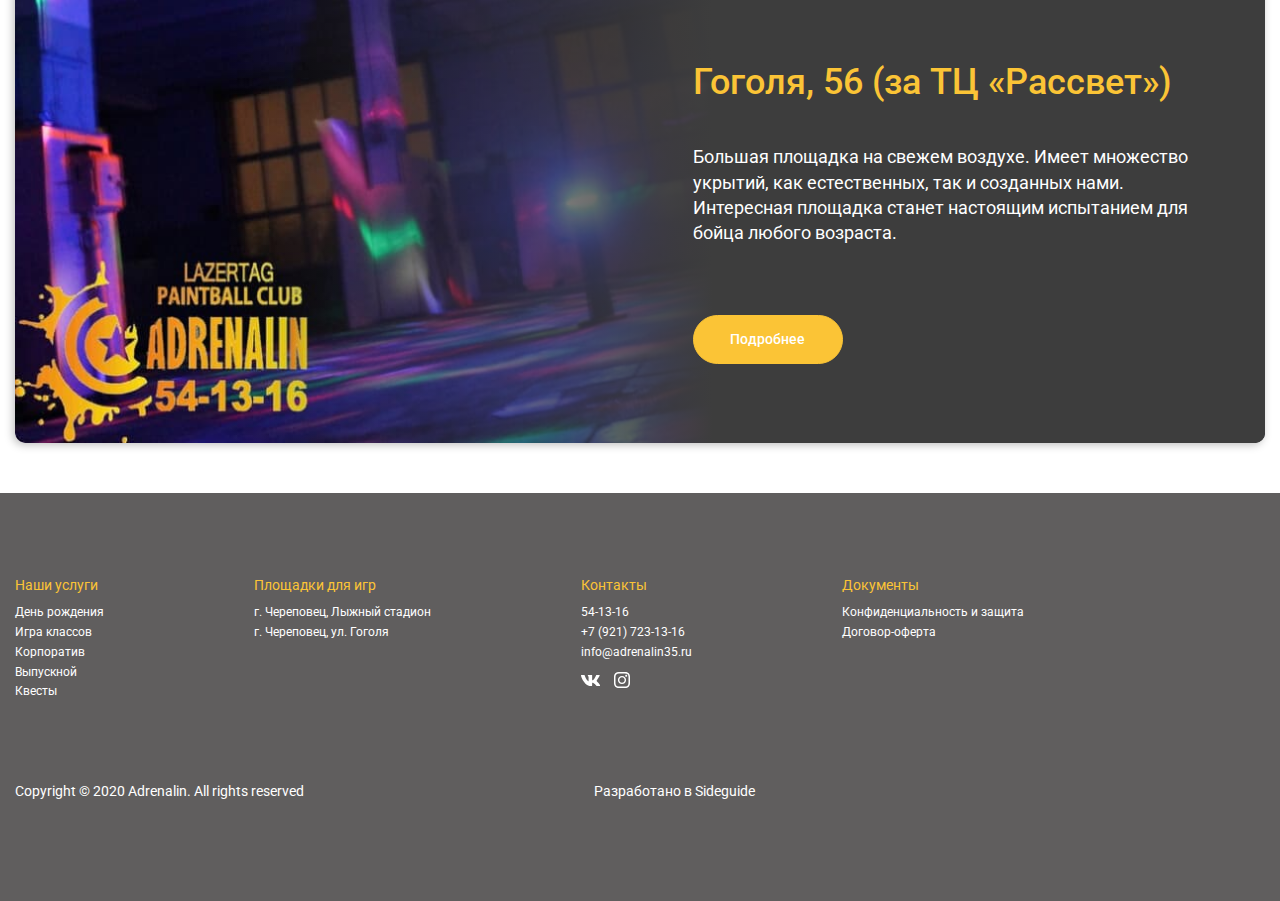
<file: platform1.html>
<!DOCTYPE html>
<html lang="ru">

<head>
  <meta charset="UTF-8">
  <meta name="viewport" content="width=device-width, initial-scale=1.0">
  <meta http-equiv="X-UA-Compatible" content="ie=edge">
  <title>Adrenalin — paintball & lazertag club</title>
  <link rel="shortcut icon" href="./favicon.ico" type="image/x-icon">
  <link rel="stylesheet" href="css/style.min.css">
  <link rel="stylesheet" href="css/jquery.formstyler.css">
</head>

<body class="platform1 black">
  <div class="overlay" id="overlay"></div>
  <div class="popup main-modal" id="main-modal">
    <div class="popup__close popup-close"></div>
    <div class="main-modal__inner">
      <div class="main-modal__title title3"><span class="yellow">Оставьте заявку</span><br>
        и&nbsp;мы&nbsp;вам перезвоним</div>
      <form class="send-form-mess" action="mailer.php" method="POST">
        <div class="mainform__row">
          <div class="mainform__line">
            <input required class="mainform__field" type="text" id="name5" name="Имя пользователя:">
            <label class="mainform__label" for="name5">Имя</label>
          </div>
          <div class="mainform__line">
            <input required class="mainform__field" type="text" id="phone5" name="Телефон пользователя:">
            <label class="mainform__label" for="phone5">Телефон</label>
          </div>
          <div class="mainform__alert">Нажимая кнопку, я принимаю условия <a href="confidentiality.html">Оферты по
              использованию сайта </a> и&nbsp;согласен с <a href="protect.html">Политикой конфиденциальности</a></div>
          <button class="mainform__btn btn btn-11"><span>Перезвоните мне</span></button>
        </div>
      </form>
    </div>
  </div>
  
  <div class="calc-btn blick-btn popup-btn quiz-play met-btn" data-m-target="Jarlik-sprava" data-popup="quiz">
    <img src="img/calc-btn.png" alt="" class="calc-btn__img">
    <span>
      Рассчитать
      стоимость
    </span>
    <div class="blick-btn__before"></div>
    <div class="blick-btn__after"></div>
  </div>
  
  <div class="quiz popup" id="quiz">
    <div class="quiz__cost">
      <div class="quiz__cost-text">Ваша скидка</div>
      <div class="quiz__cost-number"><input form="quizForm" class="quiz-discount" name="Размер скидки:" type="text"
          value="200" readonly>₽</div>
    </div>
    <div class="quiz__close popup__close popup-close"></div>
    <form class="quiz__content form-send" method="post" action="mailer.php" id="quizForm">
      <div class="quiz-item current" data-quiz="1">
        <input type="radio" checked class="dis-none">
        <div class="quiz__title">
          Ответьте на 6 вопросов
          и получите скидку на игру,
          а&nbsp;также индивидуальный расчёт стоимости игры.
        </div>
      </div>
      <div class="quiz-item" data-quiz="2">
        <div class="quiz__title">
          Какой у вас повод для игры?
        </div>
        <div class="quiz-row">
          <div class="quiz-row__info tabs-quiz">
            <div class="quiz__radio tabs-quiz__item current" data-tab="qi1">
              <input id="reason1" name="Тип мероприятия:" type="radio" value="День рождения">
              <label for="reason1">День рождения</label>
            </div>
            <div class="quiz__radio tabs-quiz__item" data-tab="qi2">
              <input id="reason2" name="Тип мероприятия:" type="radio" value="Игра класса/выпускной">
              <label for="reason2">Игра класса/выпускной</label>
            </div>
            <div class="quiz__radio tabs-quiz__item" data-tab="qi3">
              <input id="reason3" name="Тип мероприятия:" type="radio" value="Сборная игра">
              <label for="reason3">Сборная игра</label>
            </div>
            <div class="quiz__radio tabs-quiz__item" data-tab="qi4">
              <input id="reason4" name="Тип мероприятия:" type="radio" value="Корпоратив">
              <label for="reason4">Корпоратив</label>
            </div>
          </div>
          <div class="quiz-tabs">
            <div class="quiz-row__img tabs-inner__item current ibg" id="qi1"
              style="background-image: url(img/birthday/hero.jpg);"></div>
            <div class="quiz-row__img tabs-inner__item ibg" id="qi2"
              style="background-image: url(img/game/hero-bg2.jpg);"></div>
            <div class="quiz-row__img tabs-inner__item ibg" id="qi3"
              style="background-image: url(img/quest/quest-bg.jpg);"></div>
            <div class="quiz-row__img tabs-inner__item ibg" id="qi4" style="background-image: url(img/company/hero.jpg);">
            </div>
          </div>
        </div>
      </div>
      <div class="quiz-item" data-quiz="3">
        <div class="quiz__title">
          Сколько человек планируется?
        </div>
        <div class="quiz-row1">
          <div class="quiz-row1__info">
            <div class="quiz__radio">
              <input id="howmuch1" name="Сколько человек?" type="radio" value="1">
              <label for="howmuch1">1</label>
            </div>
            <div class="quiz__radio">
              <input id="howmuch2" name="Сколько человек?" type="radio" value="до 6">
              <label for="howmuch2">до 6</label>
            </div>
            <div class="quiz__radio">
              <input id="howmuch3" name="Сколько человек?" type="radio" value="6-10">
              <label for="howmuch3">6-10</label>
            </div>
            <div class="quiz__radio">
              <input id="howmuch4" name="Сколько человек?" type="radio" value="10-15">
              <label for="howmuch4">10-15</label>
            </div>
            <div class="quiz__radio any">
  
              <input id="howmuch5" class="checkform" name="Сколько человек?" type="radio" value="">
              <label for="change_input">
                <input class="quiz-form-text" id="change_input" name="none" type="text" placeholder="Другое">
              </label>
            </div>
          </div>
        </div>
      </div>
      <div class="quiz-item" data-quiz="4">
        <div class="quiz__title">
          Средний возраст участников?
        </div>
        <div class="quiz-row1 quiz-age">
          <div class="quiz-row1__info">
            <div class="quiz__radio">
              <input id="age1" name="Средний возраст участников:" type="radio" value="до 6 лет">
              <label for="age1">до 6 лет</label>
            </div>
            <div class="quiz__radio">
              <input id="age2" name="Средний возраст участников:" type="radio" value="9-11 лет">
              <label for="age2">9-11 лет</label>
            </div>
            <div class="quiz__radio">
              <input id="age3" name="Средний возраст участников:" type="radio" value="15-18 лет">
              <label for="age3">15-18 лет</label>
            </div>
            <div class="quiz__radio">
              <input id="age4" name="Средний возраст участников:" type="radio" value="6 -8 лет">
              <label for="age4">6 -8 лет</label>
            </div>
            <div class="quiz__radio">
              <input id="age5" name="Средний возраст участников:" type="radio" value="12-14 лет">
              <label for="age5">12-14 лет</label>
            </div>
            <div class="quiz__radio">
              <input id="age6" name="Средний возраст участников:" type="radio" value="18+ лет">
              <label for="age6">18+ лет</label>
            </div>
          </div>
        </div>
      </div>
      <div class="quiz-item" data-quiz="5">
        <div class="quiz__title">
          Какую площадку выберете?
        </div>
        <div class="quiz-row2 quiz-platform">
          <div class="quiz-row2__column">
            <input type="radio" name="Площадка:" id="platform1" value="Лыжный cтадион в ЗШК">
            <label for="platform1">
              <img src="img/quiz/1.png" alt="">
              <span>Лыжный cтадион в ЗШК</span>
            </label>
          </div>
          <div class="quiz-row2__column">
            <input type="radio" name="Площадка:" id="platform2" value="Гоголя, 56 (за ТЦ «Рассвет»)">
            <label for="platform2">
              <img src="img/quiz/2.png" alt="">
              <span>Гоголя, 56 (за ТЦ «Рассвет»)</span>
            </label>
          </div>
        </div>
      </div>
      <div class="quiz-item" data-quiz="6">
        <div class="quiz__title">
          Напишите дату и время игры
        </div>
        <div class="quiz-row3 quiz-time">
          <div class="quiz__radio any">
            <input id="data-time" type="radio">
            <label for="change_input2">
              <input id="change_input2" name="Дата проведения:" class="quiz-form-text" type="text"
                placeholder="Желаемые дата и время игры">
            </label>
          </div>
        </div>
      </div>
      <div class="quiz-item" data-quiz="7">
        <div class="quiz__title">
          Что может понадобиться?
        </div>
        <input type="radio" checked class="dis-none">
        <div class="quiz-end__row">
          <div class="quiz__end-check">
            <input id="check1" name="Гидробол" type="checkbox" value="Есть">
            <label for="check1">Гидробол</label>
          </div>
          <div class="quiz__end-check hgj">
            <input id="check2" name="Полоса препятствий" type="checkbox" value="Есть">
            <label for="check2">Полоса препятствий</label>
          </div>
          <div class="quiz__end-check">
            <input id="check3" name="Ведущая" type="checkbox" value="Есть">
            <label for="check3">Ведущая</label>
          </div>
          <div class="quiz__end-check">
            <input id="check4" name="Пиньята" type="checkbox" value="Есть">
            <label for="check4">Пиньята</label>
          </div>
          <div class="quiz__end-check hgj">
            <input id="check5" name="Сертификат участника" type="checkbox" value="Есть">
            <label for="check5">Сертификат участника</label>
          </div>
          <div class="quiz__end-check">
            <input id="check6" name="Музыка" type="checkbox" value="Есть">
            <label for="check6">Музыка</label>
          </div>
          <div class="quiz__end-check">
            <input id="check7" name="Грим" type="checkbox" value="Есть">
            <label for="check7">Грим</label>
          </div>
          <div class="quiz__end-check hgj">
            <input id="check8" name="Комната отдыха" type="checkbox" value="Есть">
            <label for="check8">Комната отдыха</label>
          </div>
          <div class="quiz__end-check">
            <input id="check9" name="Фрироуп" type="checkbox" value="Есть">
            <label for="check9">Фрироуп</label>
          </div>
          <div class="quiz__end-check">
            <input id="check10" name="Тир" type="checkbox" value="Есть">
            <label for="check10">Тир</label>
          </div>
          <div class="quiz__end-check hgj">
            <input id="check11" name="Пригласительные" type="checkbox" value="Есть">
            <label for="check11">Пригласительные</label>
          </div>
          <div class="quiz__end-check">
            <input id="check12" name="Тимбилдинг" type="checkbox" value="Есть">
            <label for="check12">Тимбилдинг</label>
          </div>
        </div>
      </div>
      <div class="quiz-item" data-quiz="8">
        <div class="quiz__title">
          Оставьте контакты и получите
          расчёт стоимости и скидку
          на&nbsp;игру
        </div>
        <div class="quiz-row4 quiz-contact">
          <div class="quiz__radio any any2">
            <input id="quizName" name="Имя пользователя:" class="quiz-form-text" type="text" required>
            <label for="quizName">Имя</label>
          </div>
          <div class="quiz__radio any any2">
            <input id="quizPhone" name="Телефон:" class="quiz-form-text" type="text" required>
            <label for="quizPhone">Телефон</label>
          </div>
        </div>
        <button type="submit" class="btn quiz-btn-send btn-12"><span>Далее</span></button>
      </div>
    </form>
    <!-- /.quiz__content -->
    <div class="quiz__info">
      <div class="quiz__info-content">
        <button class="quiz__info-prev btn"><span>Назад</span><span class="arr"></span></button>
        <div class="quiz__info-question">Вопрос <span class="quiz__info-start"></span> из <span
            class="quiz__info-end"></span></div>
        <button class="quiz__info-next btn"><span>Далее</span><span class="arr"></span></button>
      </div>
      <div class="quiz__line">
        <div class="quiz__line-complete"></div>
      </div>
    </div>
    <!-- /.quiz__info -->
  </div>
  <!-- /.quiz -->
  
  <!-- <Шапка сайта> -->
  <header class="header fixed">
    <div class="container">
      <div class="header__inner">
        <a href="index.html" class="header__logo">
          <img src="img/header/logo.png" alt="">
        </a>
        <div class="header-menu">
          <div class="header-menu__close popup-close">
  
          </div>
          <ul class="header__menu">
            <li class="header__list">
              Услуги
              <ul class="header__submenu">
                <li><a href="birthday.html">День рождения</a></li>
                <li><a href="game.html">Игра классов</a></li>
                <li><a href="company.html">Корпоратив</a></li>
                <li><a href="release.html">Выпускной</a></li>
                <li><a href="quest.html">Квесты</a></li>
              </ul>
            </li>
            <li class="header__list">
              Площадки для игр
              <ul class="header__submenu">
                <li><a href="platform1.html">г. Череповец, Лыжный стадион</a></li>
                <li><a href="platform2.html">г. Череповец, ул. Гоголя</a></li>
              </ul>
            </li>
          </ul>
        </div>
        <div class="header__col">
          <div class="header__phone">
            <a href="tel:+541316">54-13-16</a>
            <a href="tel:+79217231316">+7 (921) 723-13-16</a>
          </div>
          <button class="header__btn btn btn-11 popup-btn met-btn" data-m-target="Zakaz_zvonka_shapka"|  data-popup="main-modal"><span>Заказать звонок</span></button>
        </div>
        <div class="header-burger">
          <span></span>
          <span></span>
          <span></span>
        </div>
      </div>
      <!-- /.header__inner -->
    </div>
    <!-- /.container -->
  </header>
  <!-- </Шапка сайта> -->

  <!-- <ПЛОЩАДКА ГЛАВНЫЙ ЭКРАН> -->
  <section class="platform-hero sect">
    <div class="container">
      <div class="platform-hero__inner">
        <div class="platform-hero__info">
          <h2 class="platform-hero__title title">Лыжный cтадион</h2>
          <div class="platform-hero__text">
            <p>Большая площадка на свежем воздухе.
              Имеет&nbsp;множество укрытий, как естественных,
              так и созданных нами. Интересная площадка
              станет настоящим испытанием для бойца
              любого возраста.
            </p>
            <p> После игры можно посидеть в беседке,
              отдохнуть и просто пообщаться
              с&nbsp;товарищами&nbsp;по оружию.</p>
          </div>
          <button class="platform-hero__btn btn btn-11 popup-btn quiz-play met-btn" data-m-target="stadion_bron"  data-popup="quiz"><span>Забронировать игру здесь</span></button>
        </div>
        <!-- /.platform-hero__info -->
        <div class="platform-hero__img ibg" style="background-image: url(img/platform1/hero/hero-img.jpg);"></div>
        <!-- /.platform-hero__img -->
      </div>
      <!-- /.platform-hero__inner -->
      <div class="platform-hero__fact">
        <div class="platform-hero__fact-item">
          <div class="platform-hero__fact-img"><img src="img/platform1/hero/icon1.png" alt=""></div>
          <p class="platform-hero__fact-text">Большое количество
            интересных укрытий
            для динамичной игры</p>
        </div>
        <div class="platform-hero__fact-item">
          <div class="platform-hero__fact-img"><img src="img/platform1/hero/icon2.png" alt=""></div>
          <p class="platform-hero__fact-text">Зона для отдыха
            и сладкого стола
            после игры</p>
        </div>
        <div class="platform-hero__fact-item">
          <div class="platform-hero__fact-img"><img src="img/platform1/hero/icon3.png" alt=""></div>
          <p class="platform-hero__fact-text">Площадка на свежем
            воздухе</p>
        </div>
        <div class="platform-hero__fact-item">
          <div class="platform-hero__fact-img"><img src="img/platform1/hero/icon4.png" alt=""></div>
          <p class="platform-hero__fact-text">Одновременно могут
            играть до 40 человек</p>
        </div>
      </div>
      <!-- /.platform-hero__fact -->
    </div>
    <!-- /.container -->
  </section>
  <!-- </ПЛОЩАДКА ГЛАВНЫЙ ЭКРАН> -->

  <!-- <ФОТО> -->
  <section class="photo sect">
    <div class="container">
      <h2 class="photo__titile title">Фотографии</h2>
    </div>
    <!-- /.container -->
    <div class="container-big">
      <div class="photo__slider slider-main">
        <!-- <div class="photo__item ibg" style="background-image: url(img/platform1/1.jpg);"></div> -->
        <div class="photo__item ibg" style="background-image: url(img/platform1/2.jpg);"></div>
        <div class="photo__item ibg" style="background-image: url(img/platform1/3.jpg);"></div>
        <div class="photo__item ibg" style="background-image: url(img/platform1/4.jpg);"></div>
        <div class="photo__item ibg" style="background-image: url(img/platform1/5.jpg);"></div>
        <div class="photo__item ibg" style="background-image: url(img/platform1/6.jpg);"></div>
        <div class="photo__item ibg" style="background-image: url(img/platform1/7.jpg);"></div>
        <div class="photo__item ibg" style="background-image: url(img/platform1/8.jpg);"></div>
        <div class="photo__item ibg" style="background-image: url(img/platform1/9.jpg);"></div>
        <div class="photo__item ibg" style="background-image: url(img/platform1/10.jpg);"></div>
        <div class="photo__item ibg" style="background-image: url(img/platform1/11.jpg);"></div>
        <div class="photo__item ibg" style="background-image: url(img/platform1/12.jpg);"></div>
        <div class="photo__item ibg" style="background-image: url(img/platform1/13.jpg);"></div>
        <div class="photo__item ibg" style="background-image: url(img/platform1/14.jpg);"></div>
        <div class="photo__item ibg" style="background-image: url(img/platform1/15.jpg);"></div>
      </div>
      <!-- /.photo__slider -->
    </div>
  </section>
  <!-- </ФОТО> -->

  <!-- <КАК ДОБРАТЬСЯ ДО ПЛОЩАДКИ> -->
  <section class="platform-travel sect">
    <div class="container">
      <h2 class="platform-travel__title title right">Как добраться до площадки</h2>
      <div class="platform-travel__inner">
        <div class="platform-travel__info">
          <div class="platform-travel__info-item">
            <h3 class="platform-travel__info-title title3">На общественном транспорте</h3>
            <p>На автобусе под номерами 13, 25, 31, 39 до Аксона. Затем пешком 10 минут до указанного места.</p>
          </div>
          <div class="platform-travel__info-item">
            <h3 class="platform-travel__info-title title3">На машине</h3>
            <p>Проехать Аксон, повернуть в первый поворот налево, доехать до гаражей, повернуть у них направо. Затем,
              когда гаражи закончатся, повернуть налево, а потом сразу направо. Вы приехали.</p>
          </div>
          <!-- /.platform-travel__info-item -->
        </div>
        <!-- /.platform-travel__info -->
        <div class="platform-travel__video ibg" style="background-image: url(img/platform1/1.jpg);">
          <a href="https://youtu.be/qgeE4R1Gayg" target="_blank" class="video">
            <div class="video__click">
              <div class="video__click-body"></div>
            </div>
            <button class="video__btn">Смотреть видео</button>
          </a>
        </div>
        <!-- /.platform-travel__video -->
      </div>
      <!-- /.platform-travel__inner -->
      <div class="platform-travel__map">
        <iframe src="https://yandex.ru/map-widget/v1/-/CKUaiQK1"></iframe>
      </div>
    </div>
    <!-- /.container -->
  </section>
  <!-- </КАК ДОБРАТЬСЯ ДО ПЛОЩАДКИ> -->

  <!-- <ФОРМА ОБРАТНОЙ СВЯЗИ> -->
  <section class="mainform sect">
    <div class="container">
      <h2 class="mainform__title title">Забронируйте игру</h2>
      <form action="mailer.php" method="POST" class="send-form-mess2">
        <div class="mainform__row">
          <div class="mainform__line">
            <input required class="mainform__field" type="text" id="name" name="Имя пользователя:">
            <label class="mainform__label" for="name">Имя</label>
          </div>
          <div class="mainform__line">
            <input required class="mainform__field" type="text" id="phone" name="Телефон пользователя:">
            <label class="mainform__label" for="phone">Телефон</label>
          </div>
          <button class="mainform__btn btn btn-11"><span>Перезвоните мне</span></button>
        </div>
      </form>
      <div class="mainform__alert">Нажимая кнопку, я принимаю условия <a href="confidentiality.html">Оферты по использованию сайта </a> и
        согласен с <a href="protect.html">Политикой конфиденциальности</a></div>
    </div>
    <!-- /.container -->
  </section>
  <!-- </ФОРМА ОБРАТНОЙ СВЯЗИ> -->

  <!-- <ПЛОЩАДКИ> -->
  <section class="platform sect">
    <div class="container">
      <h2 class="platform__title title right">Другие наши полигоны</h2>
      <div class="platform__about ibg" style="background-image: url(img/platform/bg.jpg);">
        <div class="platform__about-content">
          <h3 class="platform__about-title title3">Гоголя, 56 (за&nbsp;ТЦ&nbsp;«Рассвет»)</h3>
          <p>Большая площадка на свежем воздухе. Имеет множество укрытий, как естественных, так и созданных нами.
            Интересная площадка станет настоящим испытанием
            для бойца любого возраста.
          </p>
          <div class="platform__nav">
            <a href="platform2.html" class="platform__link btn btn-12"><span>Подробнее</span></a>
            <div class="video">
              <div class="video__click">
                <div class="video__click-body"></div>
              </div>
              <button class="video__btn">Смотреть видео</button>
            </div>
          </div>
        </div>
      </div>
       <!-- /.platform__about -->
    </div>
    <!-- /.container -->
  </section>
  <!-- </ПЛОЩАДКИ> -->

  <!-- <ПОДВАЛ САЙТА> -->
  <footer class="footer">
    <div class="container">
      <div class="footer__inner">
        <div class="footer__column">
          <h5 class="footer__title">Наши услуги</h5>
          <ul class="footer__list">
            <li class="footer__list-item"><a href="birthday.html">День рождения</a></li>
            <li class="footer__list-item"><a href="game.html">Игра классов</a></li>
            <li class="footer__list-item"><a href="company.html">Корпоратив</a></li>
            <li class="footer__list-item"><a href="release.html">Выпускной</a></li>
            <li class="footer__list-item"><a href="quest.html">Квесты</a></li>
          </ul>
        </div>
        <!-- /.footer__column -->
        <div class="footer__column">
          <h5 class="footer__title">Площадки для игр</h5>
          <ul class="footer__list">
            <li class="footer__list-item"><a href="platform1.html">г. Череповец, Лыжный стадион</a></li>
            <li class="footer__list-item"><a href="platform2.html">г. Череповец, ул. Гоголя</a></li>
          </ul>
        </div>
        <!-- /.footer__column -->
        <div class="footer__column">
          <h5 class="footer__title">Контакты</h5>
          <ul class="footer__list">
            <li class="footer__list-item"><a href="tel:+541316">54-13-16</a></li>
            <li class="footer__list-item"><a href="tel:+79217231316">+7 (921) 723-13-16</a></li>
            <li class="footer__list-item"><a href="mailto:info@adrenalin35.ru">info@adrenalin35.ru</a></li>
          </ul>
          <div class="footer__list-social">
            <a href="https://vk.com/adrenalinpaintball"><span class="footer__list-social-img ibg"></span></a>
            <a href="https://www.instagram.com/_adrenalin35_/"><span class="footer__list-social-img ibg"></span></a>
          </div>
        </div>
        <div class="footer__column">
          <h5 class="footer__title">Документы</h5>
          <ul class="footer__list">
            <li class="footer__list-item"><a href="protect.html">Конфиденциальность и защита</a></li>
            <li class="footer__list-item"><a href="confidentiality.html">Договор-оферта</a></li>
          </ul>
        </div>
        <!-- /.footer__column -->
      </div>
      <!-- /.footer__inner -->
      <div class="footer__info">
        <p class="footer__copy">Copyright © 2020 Adrenalin. All rights reserved</p>
        <a href="https://sideguide.ru/" class="development-link"><span>Разработано в Sideguide</span></a>
      </div>
      <!-- /.footer__info -->
    </div>
    <!-- /.container -->
  </footer>
  <!-- </ПОДВАЛ САЙТА> -->
  <script src="https://ajax.googleapis.com/ajax/libs/jquery/3.4.1/jquery.min.js"></script>
  <script src="js/custom.js"></script>
  <script src="js/libs.min.js"></script>
  <script src="js/main-min.js"></script>
  
</body>

</html>
</file>
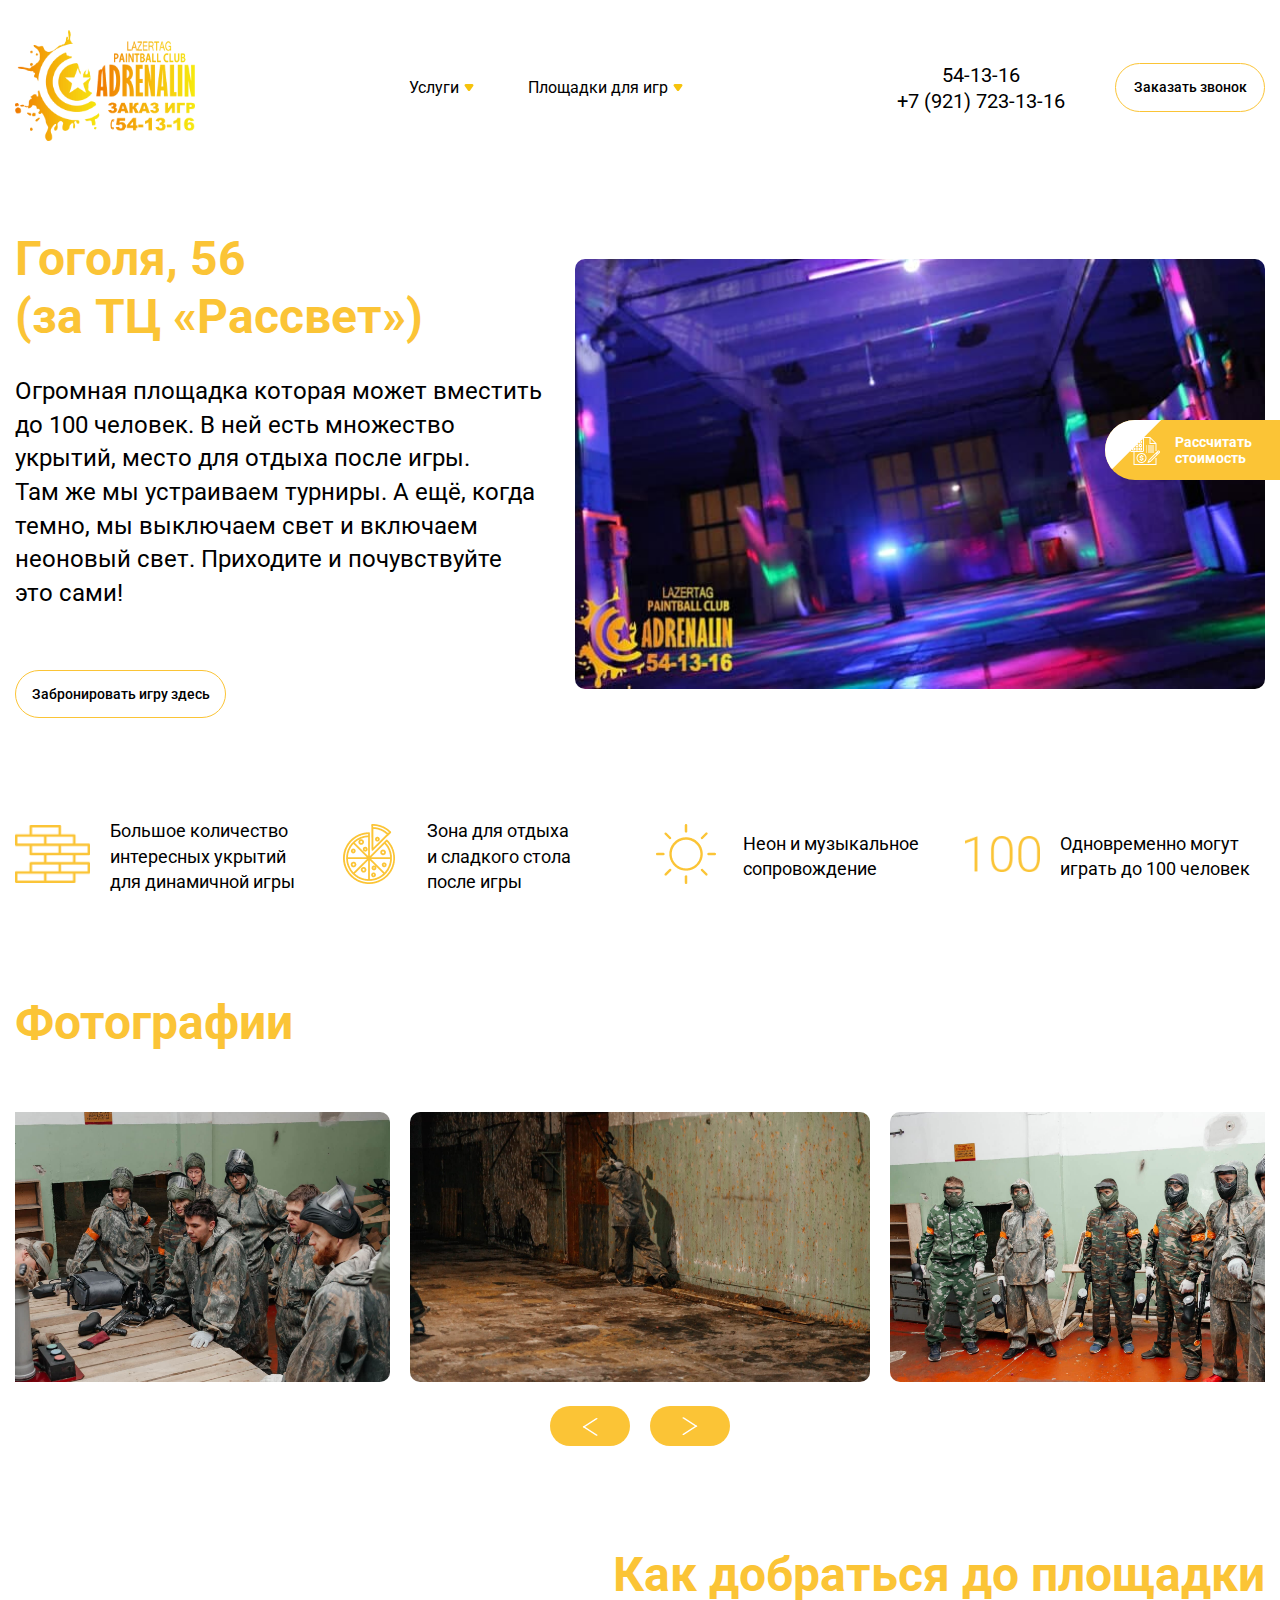
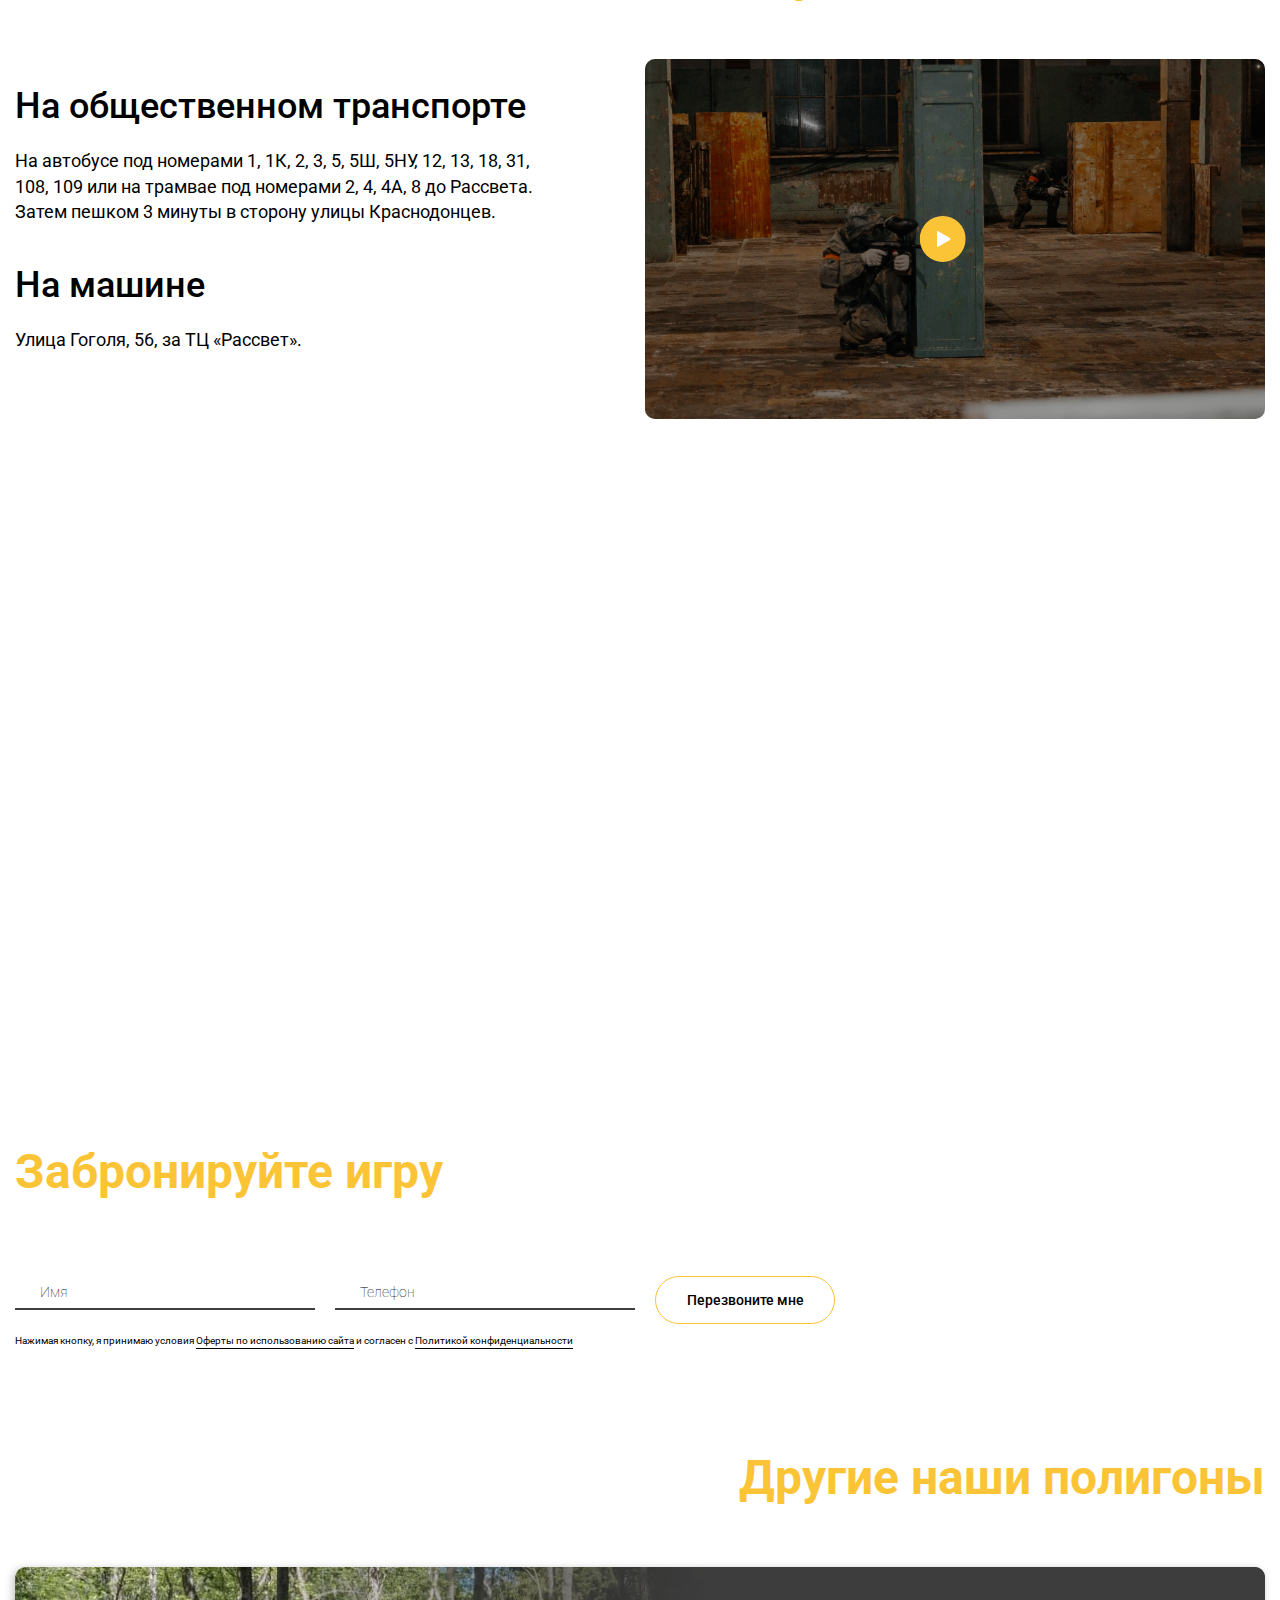
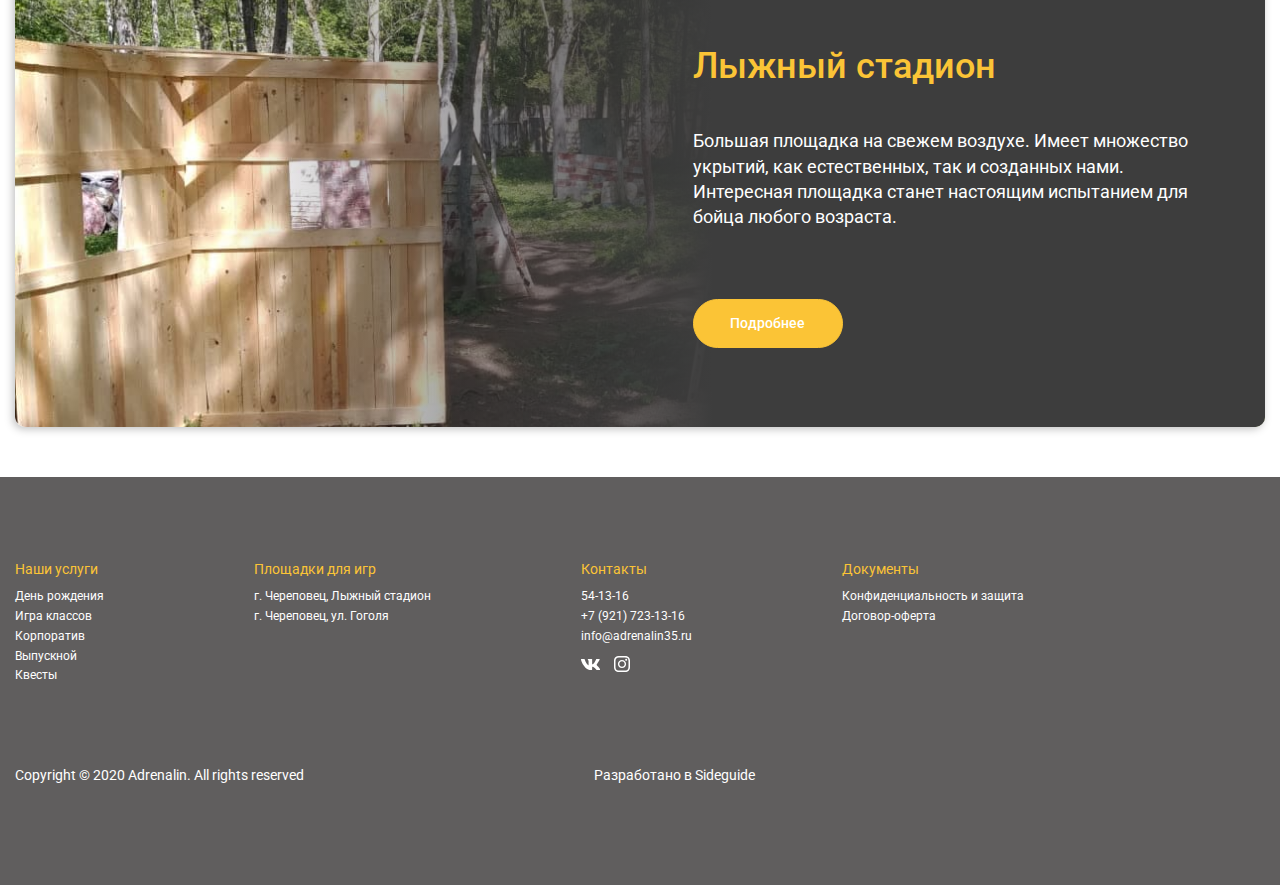
<file: platform2.html>
<!DOCTYPE html>
<html lang="ru">

<head>
  <meta charset="UTF-8">
  <meta name="viewport" content="width=device-width, initial-scale=1.0">
  <meta http-equiv="X-UA-Compatible" content="ie=edge">
  <title>Adrenalin — paintball & lazertag club</title>
  <link rel="shortcut icon" href="./favicon.ico" type="image/x-icon">
  <link rel="stylesheet" href="css/style.min.css">
  <link rel="stylesheet" href="css/jquery.formstyler.css">
</head>

<body class="platform1 black">
  <div class="overlay" id="overlay"></div>
  <div class="popup main-modal" id="main-modal">
    <div class="popup__close popup-close"></div>
    <div class="main-modal__inner">
      <div class="main-modal__title title3"><span class="yellow">Оставьте заявку</span><br>
        и&nbsp;мы&nbsp;вам перезвоним</div>
      <form class="send-form-mess" action="mailer.php" method="POST">
        <div class="mainform__row">
          <div class="mainform__line">
            <input required class="mainform__field" type="text" id="name5" name="Имя пользователя:">
            <label class="mainform__label" for="name5">Имя</label>
          </div>
          <div class="mainform__line">
            <input required class="mainform__field" type="text" id="phone5" name="Телефон пользователя:">
            <label class="mainform__label" for="phone5">Телефон</label>
          </div>
          <div class="mainform__alert">Нажимая кнопку, я принимаю условия <a href="confidentiality.html">Оферты по
              использованию сайта </a> и&nbsp;согласен с <a href="protect.html">Политикой конфиденциальности</a></div>
          <button class="mainform__btn btn btn-11"><span>Перезвоните мне</span></button>
        </div>
      </form>
    </div>
  </div>
  
  <div class="calc-btn blick-btn popup-btn quiz-play met-btn" data-m-target="Jarlik-sprava" data-popup="quiz">
    <img src="img/calc-btn.png" alt="" class="calc-btn__img">
    <span>
      Рассчитать
      стоимость
    </span>
    <div class="blick-btn__before"></div>
    <div class="blick-btn__after"></div>
  </div>
  
  <div class="quiz popup" id="quiz">
    <div class="quiz__cost">
      <div class="quiz__cost-text">Ваша скидка</div>
      <div class="quiz__cost-number"><input form="quizForm" class="quiz-discount" name="Размер скидки:" type="text"
          value="200" readonly>₽</div>
    </div>
    <div class="quiz__close popup__close popup-close"></div>
    <form class="quiz__content form-send" method="post" action="mailer.php" id="quizForm">
      <div class="quiz-item current" data-quiz="1">
        <input type="radio" checked class="dis-none">
        <div class="quiz__title">
          Ответьте на 6 вопросов
          и получите скидку на игру,
          а&nbsp;также индивидуальный расчёт стоимости игры.
        </div>
      </div>
      <div class="quiz-item" data-quiz="2">
        <div class="quiz__title">
          Какой у вас повод для игры?
        </div>
        <div class="quiz-row">
          <div class="quiz-row__info tabs-quiz">
            <div class="quiz__radio tabs-quiz__item current" data-tab="qi1">
              <input id="reason1" name="Тип мероприятия:" type="radio" value="День рождения">
              <label for="reason1">День рождения</label>
            </div>
            <div class="quiz__radio tabs-quiz__item" data-tab="qi2">
              <input id="reason2" name="Тип мероприятия:" type="radio" value="Игра класса/выпускной">
              <label for="reason2">Игра класса/выпускной</label>
            </div>
            <div class="quiz__radio tabs-quiz__item" data-tab="qi3">
              <input id="reason3" name="Тип мероприятия:" type="radio" value="Сборная игра">
              <label for="reason3">Сборная игра</label>
            </div>
            <div class="quiz__radio tabs-quiz__item" data-tab="qi4">
              <input id="reason4" name="Тип мероприятия:" type="radio" value="Корпоратив">
              <label for="reason4">Корпоратив</label>
            </div>
          </div>
          <div class="quiz-tabs">
            <div class="quiz-row__img tabs-inner__item current ibg" id="qi1"
              style="background-image: url(img/birthday/hero.jpg);"></div>
            <div class="quiz-row__img tabs-inner__item ibg" id="qi2"
              style="background-image: url(img/game/hero-bg2.jpg);"></div>
            <div class="quiz-row__img tabs-inner__item ibg" id="qi3"
              style="background-image: url(img/quest/quest-bg.jpg);"></div>
            <div class="quiz-row__img tabs-inner__item ibg" id="qi4" style="background-image: url(img/company/hero.jpg);">
            </div>
          </div>
        </div>
      </div>
      <div class="quiz-item" data-quiz="3">
        <div class="quiz__title">
          Сколько человек планируется?
        </div>
        <div class="quiz-row1">
          <div class="quiz-row1__info">
            <div class="quiz__radio">
              <input id="howmuch1" name="Сколько человек?" type="radio" value="1">
              <label for="howmuch1">1</label>
            </div>
            <div class="quiz__radio">
              <input id="howmuch2" name="Сколько человек?" type="radio" value="до 6">
              <label for="howmuch2">до 6</label>
            </div>
            <div class="quiz__radio">
              <input id="howmuch3" name="Сколько человек?" type="radio" value="6-10">
              <label for="howmuch3">6-10</label>
            </div>
            <div class="quiz__radio">
              <input id="howmuch4" name="Сколько человек?" type="radio" value="10-15">
              <label for="howmuch4">10-15</label>
            </div>
            <div class="quiz__radio any">
  
              <input id="howmuch5" class="checkform" name="Сколько человек?" type="radio" value="">
              <label for="change_input">
                <input class="quiz-form-text" id="change_input" name="none" type="text" placeholder="Другое">
              </label>
            </div>
          </div>
        </div>
      </div>
      <div class="quiz-item" data-quiz="4">
        <div class="quiz__title">
          Средний возраст участников?
        </div>
        <div class="quiz-row1 quiz-age">
          <div class="quiz-row1__info">
            <div class="quiz__radio">
              <input id="age1" name="Средний возраст участников:" type="radio" value="до 6 лет">
              <label for="age1">до 6 лет</label>
            </div>
            <div class="quiz__radio">
              <input id="age2" name="Средний возраст участников:" type="radio" value="9-11 лет">
              <label for="age2">9-11 лет</label>
            </div>
            <div class="quiz__radio">
              <input id="age3" name="Средний возраст участников:" type="radio" value="15-18 лет">
              <label for="age3">15-18 лет</label>
            </div>
            <div class="quiz__radio">
              <input id="age4" name="Средний возраст участников:" type="radio" value="6 -8 лет">
              <label for="age4">6 -8 лет</label>
            </div>
            <div class="quiz__radio">
              <input id="age5" name="Средний возраст участников:" type="radio" value="12-14 лет">
              <label for="age5">12-14 лет</label>
            </div>
            <div class="quiz__radio">
              <input id="age6" name="Средний возраст участников:" type="radio" value="18+ лет">
              <label for="age6">18+ лет</label>
            </div>
          </div>
        </div>
      </div>
      <div class="quiz-item" data-quiz="5">
        <div class="quiz__title">
          Какую площадку выберете?
        </div>
        <div class="quiz-row2 quiz-platform">
          <div class="quiz-row2__column">
            <input type="radio" name="Площадка:" id="platform1" value="Лыжный cтадион в ЗШК">
            <label for="platform1">
              <img src="img/quiz/1.png" alt="">
              <span>Лыжный cтадион в ЗШК</span>
            </label>
          </div>
          <div class="quiz-row2__column">
            <input type="radio" name="Площадка:" id="platform2" value="Гоголя, 56 (за ТЦ «Рассвет»)">
            <label for="platform2">
              <img src="img/quiz/2.png" alt="">
              <span>Гоголя, 56 (за ТЦ «Рассвет»)</span>
            </label>
          </div>
        </div>
      </div>
      <div class="quiz-item" data-quiz="6">
        <div class="quiz__title">
          Напишите дату и время игры
        </div>
        <div class="quiz-row3 quiz-time">
          <div class="quiz__radio any">
            <input id="data-time" type="radio">
            <label for="change_input2">
              <input id="change_input2" name="Дата проведения:" class="quiz-form-text" type="text"
                placeholder="Желаемые дата и время игры">
            </label>
          </div>
        </div>
      </div>
      <div class="quiz-item" data-quiz="7">
        <div class="quiz__title">
          Что может понадобиться?
        </div>
        <input type="radio" checked class="dis-none">
        <div class="quiz-end__row">
          <div class="quiz__end-check">
            <input id="check1" name="Гидробол" type="checkbox" value="Есть">
            <label for="check1">Гидробол</label>
          </div>
          <div class="quiz__end-check hgj">
            <input id="check2" name="Полоса препятствий" type="checkbox" value="Есть">
            <label for="check2">Полоса препятствий</label>
          </div>
          <div class="quiz__end-check">
            <input id="check3" name="Ведущая" type="checkbox" value="Есть">
            <label for="check3">Ведущая</label>
          </div>
          <div class="quiz__end-check">
            <input id="check4" name="Пиньята" type="checkbox" value="Есть">
            <label for="check4">Пиньята</label>
          </div>
          <div class="quiz__end-check hgj">
            <input id="check5" name="Сертификат участника" type="checkbox" value="Есть">
            <label for="check5">Сертификат участника</label>
          </div>
          <div class="quiz__end-check">
            <input id="check6" name="Музыка" type="checkbox" value="Есть">
            <label for="check6">Музыка</label>
          </div>
          <div class="quiz__end-check">
            <input id="check7" name="Грим" type="checkbox" value="Есть">
            <label for="check7">Грим</label>
          </div>
          <div class="quiz__end-check hgj">
            <input id="check8" name="Комната отдыха" type="checkbox" value="Есть">
            <label for="check8">Комната отдыха</label>
          </div>
          <div class="quiz__end-check">
            <input id="check9" name="Фрироуп" type="checkbox" value="Есть">
            <label for="check9">Фрироуп</label>
          </div>
          <div class="quiz__end-check">
            <input id="check10" name="Тир" type="checkbox" value="Есть">
            <label for="check10">Тир</label>
          </div>
          <div class="quiz__end-check hgj">
            <input id="check11" name="Пригласительные" type="checkbox" value="Есть">
            <label for="check11">Пригласительные</label>
          </div>
          <div class="quiz__end-check">
            <input id="check12" name="Тимбилдинг" type="checkbox" value="Есть">
            <label for="check12">Тимбилдинг</label>
          </div>
        </div>
      </div>
      <div class="quiz-item" data-quiz="8">
        <div class="quiz__title">
          Оставьте контакты и получите
          расчёт стоимости и скидку
          на&nbsp;игру
        </div>
        <div class="quiz-row4 quiz-contact">
          <div class="quiz__radio any any2">
            <input id="quizName" name="Имя пользователя:" class="quiz-form-text" type="text" required>
            <label for="quizName">Имя</label>
          </div>
          <div class="quiz__radio any any2">
            <input id="quizPhone" name="Телефон:" class="quiz-form-text" type="text" required>
            <label for="quizPhone">Телефон</label>
          </div>
        </div>
        <button type="submit" class="btn quiz-btn-send btn-12"><span>Далее</span></button>
      </div>
    </form>
    <!-- /.quiz__content -->
    <div class="quiz__info">
      <div class="quiz__info-content">
        <button class="quiz__info-prev btn"><span>Назад</span><span class="arr"></span></button>
        <div class="quiz__info-question">Вопрос <span class="quiz__info-start"></span> из <span
            class="quiz__info-end"></span></div>
        <button class="quiz__info-next btn"><span>Далее</span><span class="arr"></span></button>
      </div>
      <div class="quiz__line">
        <div class="quiz__line-complete"></div>
      </div>
    </div>
    <!-- /.quiz__info -->
  </div>
  <!-- /.quiz -->


  <!-- <Шапка сайта> -->
  <header class="header fixed">
    <div class="container">
      <div class="header__inner">
        <a href="index.html" class="header__logo">
          <img src="img/header/logo.png" alt="">
        </a>
        <div class="header-menu">
          <div class="header-menu__close popup-close">
  
          </div>
          <ul class="header__menu">
            <li class="header__list">
              Услуги
              <ul class="header__submenu">
                <li><a href="birthday.html">День рождения</a></li>
                <li><a href="game.html">Игра классов</a></li>
                <li><a href="company.html">Корпоратив</a></li>
                <li><a href="release.html">Выпускной</a></li>
                <li><a href="quest.html">Квесты</a></li>
              </ul>
            </li>
            <li class="header__list">
              Площадки для игр
              <ul class="header__submenu">
                <li><a href="platform1.html">г. Череповец, Лыжный стадион</a></li>
                <li><a href="platform2.html">г. Череповец, ул. Гоголя</a></li>
              </ul>
            </li>
          </ul>
        </div>
        <div class="header__col">
          <div class="header__phone">
            <a href="tel:+541316">54-13-16</a>
            <a href="tel:+79217231316">+7 (921) 723-13-16</a>
          </div>
          <button class="header__btn btn btn-11 popup-btn met-btn" data-m-target="Zakaz_zvonka_shapka"|  data-popup="main-modal"><span>Заказать звонок</span></button>
        </div>
        <div class="header-burger">
          <span></span>
          <span></span>
          <span></span>
        </div>
      </div>
      <!-- /.header__inner -->
    </div>
    <!-- /.container -->
  </header>
  <!-- </Шапка сайта> -->

  <!-- <ПЛОЩАДКА ГЛАВНЫЙ ЭКРАН> -->
  <section class="platform-hero sect">
    <div class="container">
      <div class="platform-hero__inner">
        <div class="platform-hero__info">
          <h2 class="platform-hero__title title">Гоголя, 56
            (за&nbsp;ТЦ&nbsp;«Рассвет»)</h2>
          <div class="platform-hero__text">
            <p>Огромная площадка которая может вместить до 100 человек. В ней есть множество укрытий, место для отдыха
              после игры.
              Там&nbsp;же мы устраиваем турниры. А ещё, когда темно, мы выключаем свет и включаем неоновый свет.
              Приходите и почувствуйте
              это&nbsp;сами!
            </p>
          </div>
          <button class="platform-hero__btn btn btn-11 popup-btn quiz-play met-btn" data-m-target="gogolya_bron"  data-popup="quiz"><span>Забронировать игру
              здесь</span></button>
        </div>
        <!-- /.platform-hero__info -->
        <div class="platform-hero__img ibg" style="background-image: url(img/platform1/hero/hero-img2.jpg);"></div>
        <!-- /.platform-hero__img -->
      </div>
      <!-- /.platform-hero__inner -->
      <div class="platform-hero__fact">
        <div class="platform-hero__fact-item">
          <div class="platform-hero__fact-img"><img src="img/platform1/hero/icon1.png" alt=""></div>
          <p class="platform-hero__fact-text">Большое количество
            интересных укрытий
            для динамичной игры</p>
        </div>
        <div class="platform-hero__fact-item">
          <div class="platform-hero__fact-img"><img src="img/platform1/hero/icon2.png" alt=""></div>
          <p class="platform-hero__fact-text">Зона для отдыха
            и&nbsp;сладкого стола
            после&nbsp;игры</p>
        </div>
        <div class="platform-hero__fact-item">
          <div class="platform-hero__fact-img"><img src="img/platform1/hero/light.png" alt=""></div>
          <p class="platform-hero__fact-text">Неон и музыкальное
            сопровождение</p>
        </div>
        <div class="platform-hero__fact-item">
          <div class="platform-hero__fact-img"><img src="img/platform1/hero/100.png" alt=""></div>
          <p class="platform-hero__fact-text">Одновременно могут
            играть до 100 человек</p>
        </div>
      </div>
      <!-- /.platform-hero__fact -->
    </div>
    <!-- /.container -->
  </section>
  <!-- </ПЛОЩАДКА ГЛАВНЫЙ ЭКРАН> -->

  <!-- <ФОТО> -->
  <section class="photo sect">
    <div class="container">
      <h2 class="photo__titile title">Фотографии</h2>
    </div>
    <!-- /.container -->
    <div class="container-big">
      <div class="photo__slider slider-main">
        <div class="photo__item ibg" style="background-image: url(img/platform2/1.jpg);"></div>
        <div class="photo__item ibg" style="background-image: url(img/platform2/2.jpg);"></div>
        <div class="photo__item ibg" style="background-image: url(img/platform2/3.jpg);"></div>
        <div class="photo__item ibg" style="background-image: url(img/platform2/4.jpg);"></div>
        <!-- <div class="photo__item ibg" style="background-image: url(img/platform2/5.jpg);"></div> -->
        <div class="photo__item ibg" style="background-image: url(img/platform2/6.jpg);"></div>
      </div>
      <!-- /.photo__slider -->
    </div>
  </section>
  <!-- </ФОТО> -->

  <!-- <КАК ДОБРАТЬСЯ ДО ПЛОЩАДКИ> -->
  <section class="platform-travel sect">
    <div class="container">
      <h2 class="platform-travel__title title right">Как добраться до площадки</h2>
      <div class="platform-travel__inner">
        <div class="platform-travel__info">
          <div class="platform-travel__info-item">
            <h3 class="platform-travel__info-title title3">На общественном транспорте</h3>
            <p>На автобусе под номерами 1, 1К, 2, 3, 5, 5Ш, 5НУ, 12, 13, 18, 31, 108, 109 или на трамвае под номерами 2,
              4, 4А, 8 до Рассвета. Затем пешком 3 минуты в сторону улицы Краснодонцев. </p>
          </div>
          <div class="platform-travel__info-item">
            <h3 class="platform-travel__info-title title3">На машине</h3>
            <p>Улица Гоголя, 56, за ТЦ «Рассвет».</p>
          </div>
          <!-- /.platform-travel__info-item -->
        </div>
        <!-- /.platform-travel__info -->
        <div class="platform-travel__video ibg" style="background-image: url(img/platform2/5.jpg);">
          <a href="https://youtu.be/1ooM6f_Du_Q" target="_blank" class="video">
            <div class="video__click">
              <div class="video__click-body"></div>
            </div>
            <button class="video__btn">Смотреть видео</button>
          </a>
        </div>
        <!-- /.platform-travel__video -->
      </div>
      <!-- /.platform-travel__inner -->
      <div class="platform-travel__map">
        <iframe
          src="https://www.google.com/maps/embed?pb=!1m14!1m8!1m3!1d2047.2146605336504!2d37.9594854682312!3d59.12880880068984!3m2!1i1024!2i768!4f13.1!3m3!1m2!1s0x46afb6ff8b9d4b3d%3A0xb750a6ca544dc0a1!2z0KHQtdCy0LXRgNC90YvQuSDQotCU!5e0!3m2!1sru!2sru!4v1582036411556!5m2!1sru!2sru"
          style="border:0;" allowfullscreen=""></iframe>
      </div>
    </div>
    <!-- /.container -->
  </section>
  <!-- </КАК ДОБРАТЬСЯ ДО ПЛОЩАДКИ> -->

  <!-- <ФОРМА ОБРАТНОЙ СВЯЗИ> -->
  <section class="mainform sect">
    <div class="container">
      <h2 class="mainform__title title">Забронируйте игру</h2>
      <form action="mailer.php" method="POST" class="send-form-mess2">
        <div class="mainform__row">
          <div class="mainform__line">
            <input required class="mainform__field" type="text" id="name" name="Имя пользователя:">
            <label class="mainform__label" for="name">Имя</label>
          </div>
          <div class="mainform__line">
            <input required class="mainform__field" type="text" id="phone" name="Телефон пользователя:">
            <label class="mainform__label" for="phone">Телефон</label>
          </div>
          <button class="mainform__btn btn btn-11"><span>Перезвоните мне</span></button>
        </div>
      </form>
      <div class="mainform__alert">Нажимая кнопку, я принимаю условия <a href="confidentiality.html">Оферты по
          использованию сайта </a> и
        согласен с <a href="protect.html">Политикой конфиденциальности</a></div>
    </div>
    <!-- /.container -->
  </section>
  <!-- </ФОРМА ОБРАТНОЙ СВЯЗИ> -->

  <!-- <ПЛОЩАДКИ> -->
  <section class="platform sect">
    <div class="container">
      <h2 class="platform__title title right">Другие наши полигоны</h2>
      <div class="platform__about ibg" style="background-image: url(img/platform1/hero/platform2.jpg);">
        <div class="platform__about-content">
          <h3 class="platform__about-title title3">Лыжный стадион</h3>
          <p>Большая площадка на свежем воздухе. Имеет множество укрытий, как естественных, так и созданных нами.
            Интересная площадка станет настоящим испытанием
            для бойца любого возраста.
          </p>
          <div class="platform__nav">
            <a href="platform1.html" class="platform__link btn btn-12"><span>Подробнее</span></a>
            <a href="https://youtu.be/1ooM6f_Du_Q" target="_blank" class="video">
              <div class="video__click">
                <div class="video__click-body"></div>
              </div>
              <button class="video__btn">Смотреть видео</button>
            </a>
          </div>
        </div>
      </div>
      <!-- /.platform__about -->
    </div>
    <!-- /.container -->
  </section>
  <!-- </ПЛОЩАДКИ> -->

  <!-- <ПОДВАЛ САЙТА> -->
  <footer class="footer">
    <div class="container">
      <div class="footer__inner">
        <div class="footer__column">
          <h5 class="footer__title">Наши услуги</h5>
          <ul class="footer__list">
            <li class="footer__list-item"><a href="birthday.html">День рождения</a></li>
            <li class="footer__list-item"><a href="game.html">Игра классов</a></li>
            <li class="footer__list-item"><a href="company.html">Корпоратив</a></li>
            <li class="footer__list-item"><a href="release.html">Выпускной</a></li>
            <li class="footer__list-item"><a href="quest.html">Квесты</a></li>
          </ul>
        </div>
        <!-- /.footer__column -->
        <div class="footer__column">
          <h5 class="footer__title">Площадки для игр</h5>
          <ul class="footer__list">
            <li class="footer__list-item"><a href="platform1.html">г. Череповец, Лыжный стадион</a></li>
            <li class="footer__list-item"><a href="platform2.html">г. Череповец, ул. Гоголя</a></li>
          </ul>
        </div>
        <!-- /.footer__column -->
        <div class="footer__column">
          <h5 class="footer__title">Контакты</h5>
          <ul class="footer__list">
            <li class="footer__list-item"><a href="tel:+541316">54-13-16</a></li>
            <li class="footer__list-item"><a href="tel:+79217231316">+7 (921) 723-13-16</a></li>
            <li class="footer__list-item"><a href="mailto:info@adrenalin35.ru">info@adrenalin35.ru</a></li>
          </ul>
          <div class="footer__list-social">
            <a href="https://vk.com/adrenalinpaintball"><span class="footer__list-social-img ibg"></span></a>
            <a href="https://www.instagram.com/_adrenalin35_/"><span class="footer__list-social-img ibg"></span></a>
          </div>
        </div>
        <div class="footer__column">
          <h5 class="footer__title">Документы</h5>
          <ul class="footer__list">
            <li class="footer__list-item"><a href="protect.html">Конфиденциальность и защита</a></li>
            <li class="footer__list-item"><a href="confidentiality.html">Договор-оферта</a></li>
          </ul>
        </div>
        <!-- /.footer__column -->
      </div>
      <!-- /.footer__inner -->
      <div class="footer__info">
        <p class="footer__copy">Copyright © 2020 Adrenalin. All rights reserved</p>
        <a href="https://sideguide.ru/" class="development-link"><span>Разработано в Sideguide</span></a>
      </div>
      <!-- /.footer__info -->
    </div>
    <!-- /.container -->
  </footer>
  <!-- </ПОДВАЛ САЙТА> -->
  <script src="https://ajax.googleapis.com/ajax/libs/jquery/3.4.1/jquery.min.js"></script>
  <script src="js/custom.js"></script>
  <script src="js/libs.min.js"></script>
  <script src="js/main-min.js"></script>
  
</body>

</html>
</file>
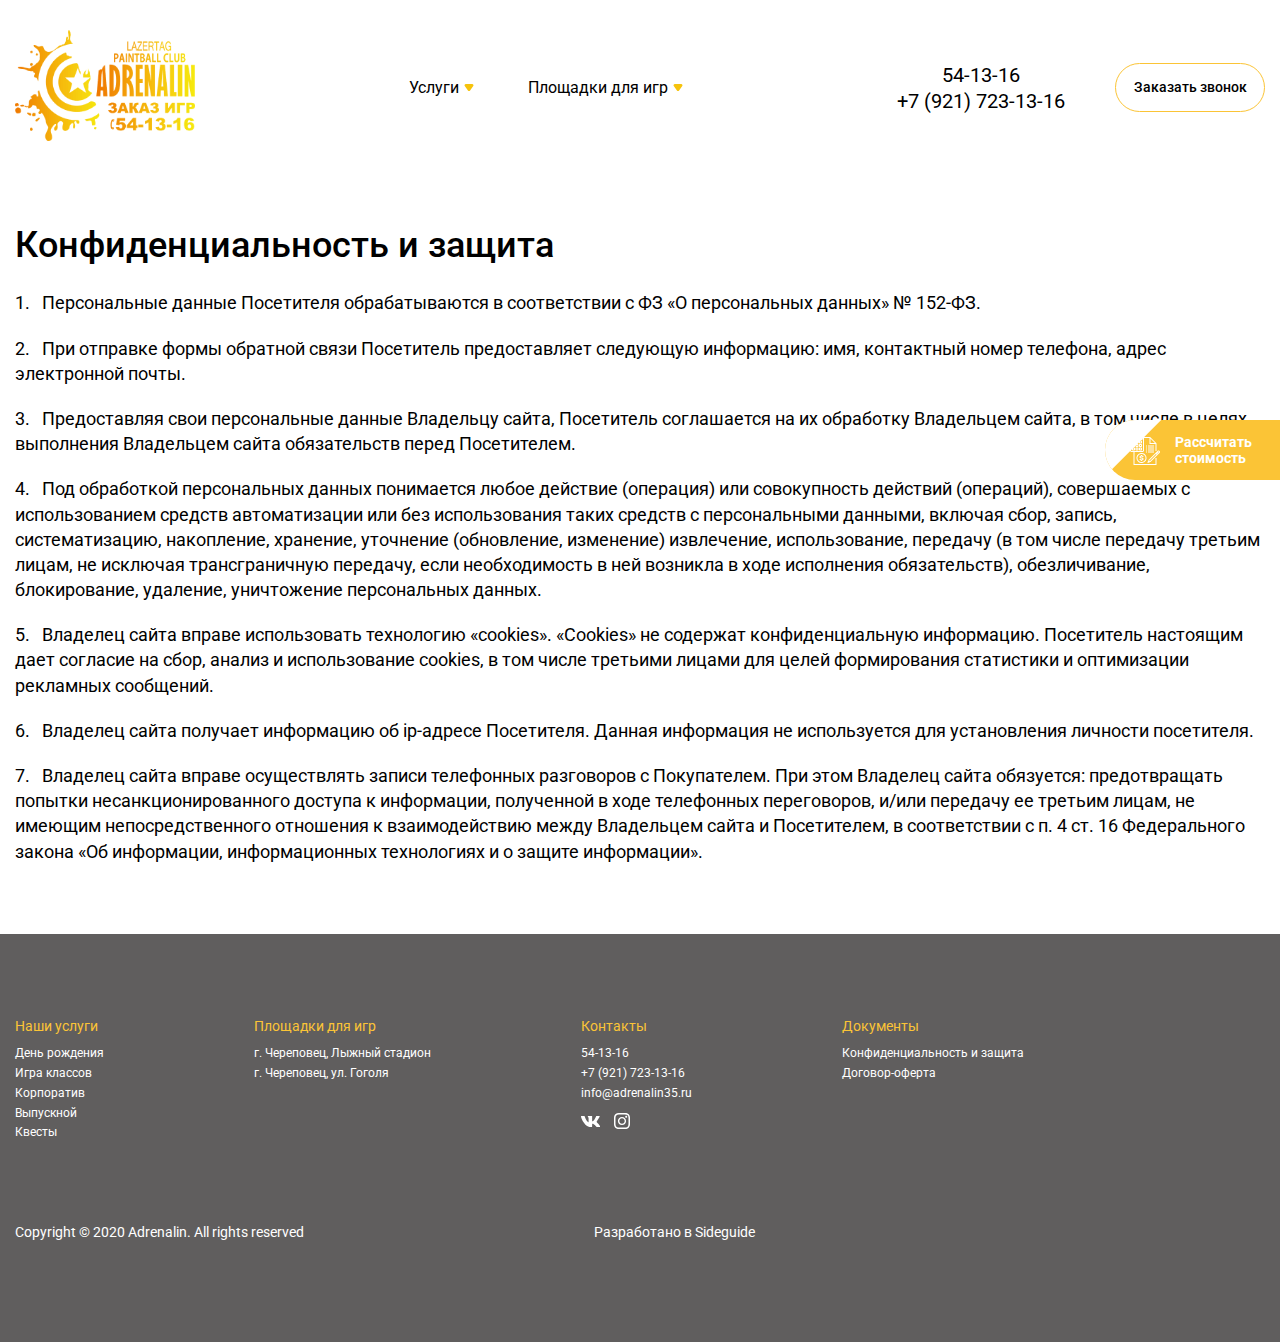
<file: protect.html>
<!DOCTYPE html>
<html lang="ru">

<head>
  <meta charset="UTF-8">
  <meta name="viewport" content="width=device-width, initial-scale=1.0">
  <meta http-equiv="X-UA-Compatible" content="ie=edge">
  <title>Adrenalin — paintball & lazertag club</title>
  <link rel="shortcut icon" href="./favicon.ico" type="image/x-icon">
  <link rel="stylesheet" href="css/style.min.css">
  <link rel="stylesheet" href="css/jquery.formstyler.css">
</head>

<body>
  <div class="overlay" id="overlay"></div>
  <div class="popup main-modal" id="main-modal">
    <div class="popup__close popup-close"></div>
    <div class="main-modal__inner">
      <div class="main-modal__title title3"><span class="yellow">Оставьте заявку</span><br>
        и&nbsp;мы&nbsp;вам перезвоним</div>
      <form class="send-form-mess" action="mailer.php" method="POST">
        <div class="mainform__row">
          <div class="mainform__line">
            <input required class="mainform__field" type="text" id="name5" name="Имя пользователя:">
            <label class="mainform__label" for="name5">Имя</label>
          </div>
          <div class="mainform__line">
            <input required class="mainform__field" type="text" id="phone5" name="Телефон пользователя:">
            <label class="mainform__label" for="phone5">Телефон</label>
          </div>
          <div class="mainform__alert">Нажимая кнопку, я принимаю условия <a href="confidentiality.html">Оферты по
              использованию сайта </a> и&nbsp;согласен с <a href="protect.html">Политикой конфиденциальности</a></div>
          <button class="mainform__btn btn btn-11"><span>Перезвоните мне</span></button>
        </div>
      </form>
    </div>
  </div>
  
  <div class="calc-btn blick-btn popup-btn quiz-play met-btn" data-m-target="Jarlik-sprava" data-popup="quiz">
    <img src="img/calc-btn.png" alt="" class="calc-btn__img">
    <span>
      Рассчитать
      стоимость
    </span>
    <div class="blick-btn__before"></div>
    <div class="blick-btn__after"></div>
  </div>
  
  <div class="quiz popup" id="quiz">
    <div class="quiz__cost">
      <div class="quiz__cost-text">Ваша скидка</div>
      <div class="quiz__cost-number"><input form="quizForm" class="quiz-discount" name="Размер скидки:" type="text"
          value="200" readonly>₽</div>
    </div>
    <div class="quiz__close popup__close popup-close"></div>
    <form class="quiz__content form-send" method="post" action="mailer.php" id="quizForm">
      <div class="quiz-item current" data-quiz="1">
        <input type="radio" checked class="dis-none">
        <div class="quiz__title">
          Ответьте на 6 вопросов
          и получите скидку на игру,
          а&nbsp;также индивидуальный расчёт стоимости игры.
        </div>
      </div>
      <div class="quiz-item" data-quiz="2">
        <div class="quiz__title">
          Какой у вас повод для игры?
        </div>
        <div class="quiz-row">
          <div class="quiz-row__info tabs-quiz">
            <div class="quiz__radio tabs-quiz__item current" data-tab="qi1">
              <input id="reason1" name="Тип мероприятия:" type="radio" value="День рождения">
              <label for="reason1">День рождения</label>
            </div>
            <div class="quiz__radio tabs-quiz__item" data-tab="qi2">
              <input id="reason2" name="Тип мероприятия:" type="radio" value="Игра класса/выпускной">
              <label for="reason2">Игра класса/выпускной</label>
            </div>
            <div class="quiz__radio tabs-quiz__item" data-tab="qi3">
              <input id="reason3" name="Тип мероприятия:" type="radio" value="Сборная игра">
              <label for="reason3">Сборная игра</label>
            </div>
            <div class="quiz__radio tabs-quiz__item" data-tab="qi4">
              <input id="reason4" name="Тип мероприятия:" type="radio" value="Корпоратив">
              <label for="reason4">Корпоратив</label>
            </div>
          </div>
          <div class="quiz-tabs">
            <div class="quiz-row__img tabs-inner__item current ibg" id="qi1"
              style="background-image: url(img/birthday/hero.jpg);"></div>
            <div class="quiz-row__img tabs-inner__item ibg" id="qi2"
              style="background-image: url(img/game/hero-bg2.jpg);"></div>
            <div class="quiz-row__img tabs-inner__item ibg" id="qi3"
              style="background-image: url(img/quest/quest-bg.jpg);"></div>
            <div class="quiz-row__img tabs-inner__item ibg" id="qi4" style="background-image: url(img/company/hero.jpg);">
            </div>
          </div>
        </div>
      </div>
      <div class="quiz-item" data-quiz="3">
        <div class="quiz__title">
          Сколько человек планируется?
        </div>
        <div class="quiz-row1">
          <div class="quiz-row1__info">
            <div class="quiz__radio">
              <input id="howmuch1" name="Сколько человек?" type="radio" value="1">
              <label for="howmuch1">1</label>
            </div>
            <div class="quiz__radio">
              <input id="howmuch2" name="Сколько человек?" type="radio" value="до 6">
              <label for="howmuch2">до 6</label>
            </div>
            <div class="quiz__radio">
              <input id="howmuch3" name="Сколько человек?" type="radio" value="6-10">
              <label for="howmuch3">6-10</label>
            </div>
            <div class="quiz__radio">
              <input id="howmuch4" name="Сколько человек?" type="radio" value="10-15">
              <label for="howmuch4">10-15</label>
            </div>
            <div class="quiz__radio any">
  
              <input id="howmuch5" class="checkform" name="Сколько человек?" type="radio" value="">
              <label for="change_input">
                <input class="quiz-form-text" id="change_input" name="none" type="text" placeholder="Другое">
              </label>
            </div>
          </div>
        </div>
      </div>
      <div class="quiz-item" data-quiz="4">
        <div class="quiz__title">
          Средний возраст участников?
        </div>
        <div class="quiz-row1 quiz-age">
          <div class="quiz-row1__info">
            <div class="quiz__radio">
              <input id="age1" name="Средний возраст участников:" type="radio" value="до 6 лет">
              <label for="age1">до 6 лет</label>
            </div>
            <div class="quiz__radio">
              <input id="age2" name="Средний возраст участников:" type="radio" value="9-11 лет">
              <label for="age2">9-11 лет</label>
            </div>
            <div class="quiz__radio">
              <input id="age3" name="Средний возраст участников:" type="radio" value="15-18 лет">
              <label for="age3">15-18 лет</label>
            </div>
            <div class="quiz__radio">
              <input id="age4" name="Средний возраст участников:" type="radio" value="6 -8 лет">
              <label for="age4">6 -8 лет</label>
            </div>
            <div class="quiz__radio">
              <input id="age5" name="Средний возраст участников:" type="radio" value="12-14 лет">
              <label for="age5">12-14 лет</label>
            </div>
            <div class="quiz__radio">
              <input id="age6" name="Средний возраст участников:" type="radio" value="18+ лет">
              <label for="age6">18+ лет</label>
            </div>
          </div>
        </div>
      </div>
      <div class="quiz-item" data-quiz="5">
        <div class="quiz__title">
          Какую площадку выберете?
        </div>
        <div class="quiz-row2 quiz-platform">
          <div class="quiz-row2__column">
            <input type="radio" name="Площадка:" id="platform1" value="Лыжный cтадион в ЗШК">
            <label for="platform1">
              <img src="img/quiz/1.png" alt="">
              <span>Лыжный cтадион в ЗШК</span>
            </label>
          </div>
          <div class="quiz-row2__column">
            <input type="radio" name="Площадка:" id="platform2" value="Гоголя, 56 (за ТЦ «Рассвет»)">
            <label for="platform2">
              <img src="img/quiz/2.png" alt="">
              <span>Гоголя, 56 (за ТЦ «Рассвет»)</span>
            </label>
          </div>
        </div>
      </div>
      <div class="quiz-item" data-quiz="6">
        <div class="quiz__title">
          Напишите дату и время игры
        </div>
        <div class="quiz-row3 quiz-time">
          <div class="quiz__radio any">
            <input id="data-time" type="radio">
            <label for="change_input2">
              <input id="change_input2" name="Дата проведения:" class="quiz-form-text" type="text"
                placeholder="Желаемые дата и время игры">
            </label>
          </div>
        </div>
      </div>
      <div class="quiz-item" data-quiz="7">
        <div class="quiz__title">
          Что может понадобиться?
        </div>
        <input type="radio" checked class="dis-none">
        <div class="quiz-end__row">
          <div class="quiz__end-check">
            <input id="check1" name="Гидробол" type="checkbox" value="Есть">
            <label for="check1">Гидробол</label>
          </div>
          <div class="quiz__end-check hgj">
            <input id="check2" name="Полоса препятствий" type="checkbox" value="Есть">
            <label for="check2">Полоса препятствий</label>
          </div>
          <div class="quiz__end-check">
            <input id="check3" name="Ведущая" type="checkbox" value="Есть">
            <label for="check3">Ведущая</label>
          </div>
          <div class="quiz__end-check">
            <input id="check4" name="Пиньята" type="checkbox" value="Есть">
            <label for="check4">Пиньята</label>
          </div>
          <div class="quiz__end-check hgj">
            <input id="check5" name="Сертификат участника" type="checkbox" value="Есть">
            <label for="check5">Сертификат участника</label>
          </div>
          <div class="quiz__end-check">
            <input id="check6" name="Музыка" type="checkbox" value="Есть">
            <label for="check6">Музыка</label>
          </div>
          <div class="quiz__end-check">
            <input id="check7" name="Грим" type="checkbox" value="Есть">
            <label for="check7">Грим</label>
          </div>
          <div class="quiz__end-check hgj">
            <input id="check8" name="Комната отдыха" type="checkbox" value="Есть">
            <label for="check8">Комната отдыха</label>
          </div>
          <div class="quiz__end-check">
            <input id="check9" name="Фрироуп" type="checkbox" value="Есть">
            <label for="check9">Фрироуп</label>
          </div>
          <div class="quiz__end-check">
            <input id="check10" name="Тир" type="checkbox" value="Есть">
            <label for="check10">Тир</label>
          </div>
          <div class="quiz__end-check hgj">
            <input id="check11" name="Пригласительные" type="checkbox" value="Есть">
            <label for="check11">Пригласительные</label>
          </div>
          <div class="quiz__end-check">
            <input id="check12" name="Тимбилдинг" type="checkbox" value="Есть">
            <label for="check12">Тимбилдинг</label>
          </div>
        </div>
      </div>
      <div class="quiz-item" data-quiz="8">
        <div class="quiz__title">
          Оставьте контакты и получите
          расчёт стоимости и скидку
          на&nbsp;игру
        </div>
        <div class="quiz-row4 quiz-contact">
          <div class="quiz__radio any any2">
            <input id="quizName" name="Имя пользователя:" class="quiz-form-text" type="text" required>
            <label for="quizName">Имя</label>
          </div>
          <div class="quiz__radio any any2">
            <input id="quizPhone" name="Телефон:" class="quiz-form-text" type="text" required>
            <label for="quizPhone">Телефон</label>
          </div>
        </div>
        <button type="submit" class="btn quiz-btn-send btn-12"><span>Далее</span></button>
      </div>
    </form>
    <!-- /.quiz__content -->
    <div class="quiz__info">
      <div class="quiz__info-content">
        <button class="quiz__info-prev btn"><span>Назад</span><span class="arr"></span></button>
        <div class="quiz__info-question">Вопрос <span class="quiz__info-start"></span> из <span
            class="quiz__info-end"></span></div>
        <button class="quiz__info-next btn"><span>Далее</span><span class="arr"></span></button>
      </div>
      <div class="quiz__line">
        <div class="quiz__line-complete"></div>
      </div>
    </div>
    <!-- /.quiz__info -->
  </div>
  <!-- /.quiz -->
  
  <div class="main-wrapper">
    <!-- <Шапка сайта> -->
    <header class="header fixed">
      <div class="container">
        <div class="header__inner">
          <a href="index.html" class="header__logo">
            <img src="img/header/logo.png" alt="">
          </a>
          <div class="header-menu">
            <div class="header-menu__close popup-close">
    
            </div>
            <ul class="header__menu">
              <li class="header__list">
                Услуги
                <ul class="header__submenu">
                  <li><a href="birthday.html">День рождения</a></li>
                  <li><a href="game.html">Игра классов</a></li>
                  <li><a href="company.html">Корпоратив</a></li>
                  <li><a href="release.html">Выпускной</a></li>
                  <li><a href="quest.html">Квесты</a></li>
                </ul>
              </li>
              <li class="header__list">
                Площадки для игр
                <ul class="header__submenu">
                  <li><a href="platform1.html">г. Череповец, Лыжный стадион</a></li>
                  <li><a href="platform2.html">г. Череповец, ул. Гоголя</a></li>
                </ul>
              </li>
            </ul>
          </div>
          <div class="header__col">
            <div class="header__phone">
              <a href="tel:+541316">54-13-16</a>
              <a href="tel:+79217231316">+7 (921) 723-13-16</a>
            </div>
            <button class="header__btn btn btn-11 popup-btn met-btn" data-m-target="Zakaz_zvonka_shapka"|  data-popup="main-modal"><span>Заказать звонок</span></button>
          </div>
          <div class="header-burger">
            <span></span>
            <span></span>
            <span></span>
          </div>
        </div>
        <!-- /.header__inner -->
      </div>
      <!-- /.container -->
    </header>
    <!-- </Шапка сайта> -->

    <div class="content-wrapper">
      <section class="contract sect">
        <div class="container">
          <div class="contract__inner">
            <h3 class="contract__title title3">Конфиденциальность и защита</h3>
            <p> <span>1.</span> Персональные данные Посетителя обрабатываются в соответствии
              с ФЗ «О персональных данных» № 152-ФЗ.</p>
            <p><span>2.</span> При отправке формы обратной связи Посетитель предоставляет следующую информацию: имя, контактный номер
              телефона, адрес электронной почты.</p>
            <p><span>3.</span> Предоставляя свои персональные данные Владельцу сайта, Посетитель соглашается на их обработку
              Владельцем
              сайта, в том числе
              в целях выполнения Владельцем сайта обязательств перед Посетителем.</p>
            <p><span>4.</span> Под обработкой персональных данных понимается любое действие (операция) или совокупность действий
              (операций), совершаемых
              с использованием средств автоматизации или без использования таких средств с персональными данными,
              включая
              сбор, запись, систематизацию, накопление, хранение, уточнение (обновление, изменение) извлечение,
              использование, передачу (в том числе передачу третьим лицам, не исключая трансграничную передачу, если
              необходимость в ней возникла в ходе исполнения обязательств), обезличивание, блокирование, удаление,
              уничтожение персональных данных.</p>
            <p><span>5.</span> Владелец сайта вправе использовать технологию «cookies». «Cookies»
              не содержат конфиденциальную информацию. Посетитель настоящим дает согласие на сбор, анализ и
              использование
              cookies, в том числе третьими лицами для целей формирования статистики и оптимизации рекламных сообщений.
            </p>
            <p><span>6.</span> Владелец сайта получает информацию об ip-адресе Посетителя. Данная информация не используется для
              установления личности посетителя.</p>
            <p><span>7.</span> Владелец сайта вправе осуществлять записи телефонных разговоров
              с Покупателем. При этом Владелец сайта обязуется: предотвращать попытки несанкционированного доступа к
              информации, полученной
              в ходе телефонных переговоров, и/или передачу ее третьим лицам,
              не имеющим непосредственного отношения к взаимодействию между Владельцем сайта и Посетителем, в
              соответствии
              с п. 4 ст. 16 Федерального закона «Об информации, информационных технологиях и о защите информации».</p>
          </div>
          <!-- /.contract__inner -->
        </div>
        <!-- /.container -->
      </section>

    </div>
    <!-- /.content-wrapper -->

    <div class="footer-wrapper">
      <!-- <ПОДВАЛ САЙТА> -->
      <footer class="footer">
        <div class="container">
          <div class="footer__inner">
            <div class="footer__column">
              <h5 class="footer__title">Наши услуги</h5>
              <ul class="footer__list">
                <li class="footer__list-item"><a href="birthday.html">День рождения</a></li>
                <li class="footer__list-item"><a href="game.html">Игра классов</a></li>
                <li class="footer__list-item"><a href="company.html">Корпоратив</a></li>
                <li class="footer__list-item"><a href="release.html">Выпускной</a></li>
                <li class="footer__list-item"><a href="quest.html">Квесты</a></li>
              </ul>
            </div>
            <!-- /.footer__column -->
            <div class="footer__column">
              <h5 class="footer__title">Площадки для игр</h5>
              <ul class="footer__list">
                <li class="footer__list-item"><a href="platform1.html">г. Череповец, Лыжный стадион</a></li>
                <li class="footer__list-item"><a href="platform2.html">г. Череповец, ул. Гоголя</a></li>
              </ul>
            </div>
            <!-- /.footer__column -->
            <div class="footer__column">
              <h5 class="footer__title">Контакты</h5>
              <ul class="footer__list">
                <li class="footer__list-item"><a href="tel:+541316">54-13-16</a></li>
                <li class="footer__list-item"><a href="tel:+79217231316">+7 (921) 723-13-16</a></li>
                <li class="footer__list-item"><a href="mailto:info@adrenalin35.ru">info@adrenalin35.ru</a></li>
              </ul>
              <div class="footer__list-social">
                <a href="https://vk.com/adrenalinpaintball"><span class="footer__list-social-img ibg"></span></a>
                <a href="https://www.instagram.com/_adrenalin35_/"><span class="footer__list-social-img ibg"></span></a>
              </div>
            </div>
            <div class="footer__column">
              <h5 class="footer__title">Документы</h5>
              <ul class="footer__list">
                <li class="footer__list-item"><a href="protect.html">Конфиденциальность и защита</a></li>
                <li class="footer__list-item"><a href="confidentiality.html">Договор-оферта</a></li>
              </ul>
            </div>
            <!-- /.footer__column -->
          </div>
          <!-- /.footer__inner -->
          <div class="footer__info">
            <p class="footer__copy">Copyright © 2020 Adrenalin. All rights reserved</p>
            <a href="https://sideguide.ru/" class="development-link"><span>Разработано в Sideguide</span></a>
          </div>
          <!-- /.footer__info -->
        </div>
        <!-- /.container -->
      </footer>
      <!-- </ПОДВАЛ САЙТА> -->
    </div>
    <!-- /.footer-wrapper -->
  </div>
  <!-- /.main-wrapper -->
  <script src="https://ajax.googleapis.com/ajax/libs/jquery/3.4.1/jquery.min.js"></script>
  <script src="js/custom.js"></script>
  <script src="js/libs.min.js"></script>
  <script src="js/main-min.js"></script>

</body>

</html>
</file>
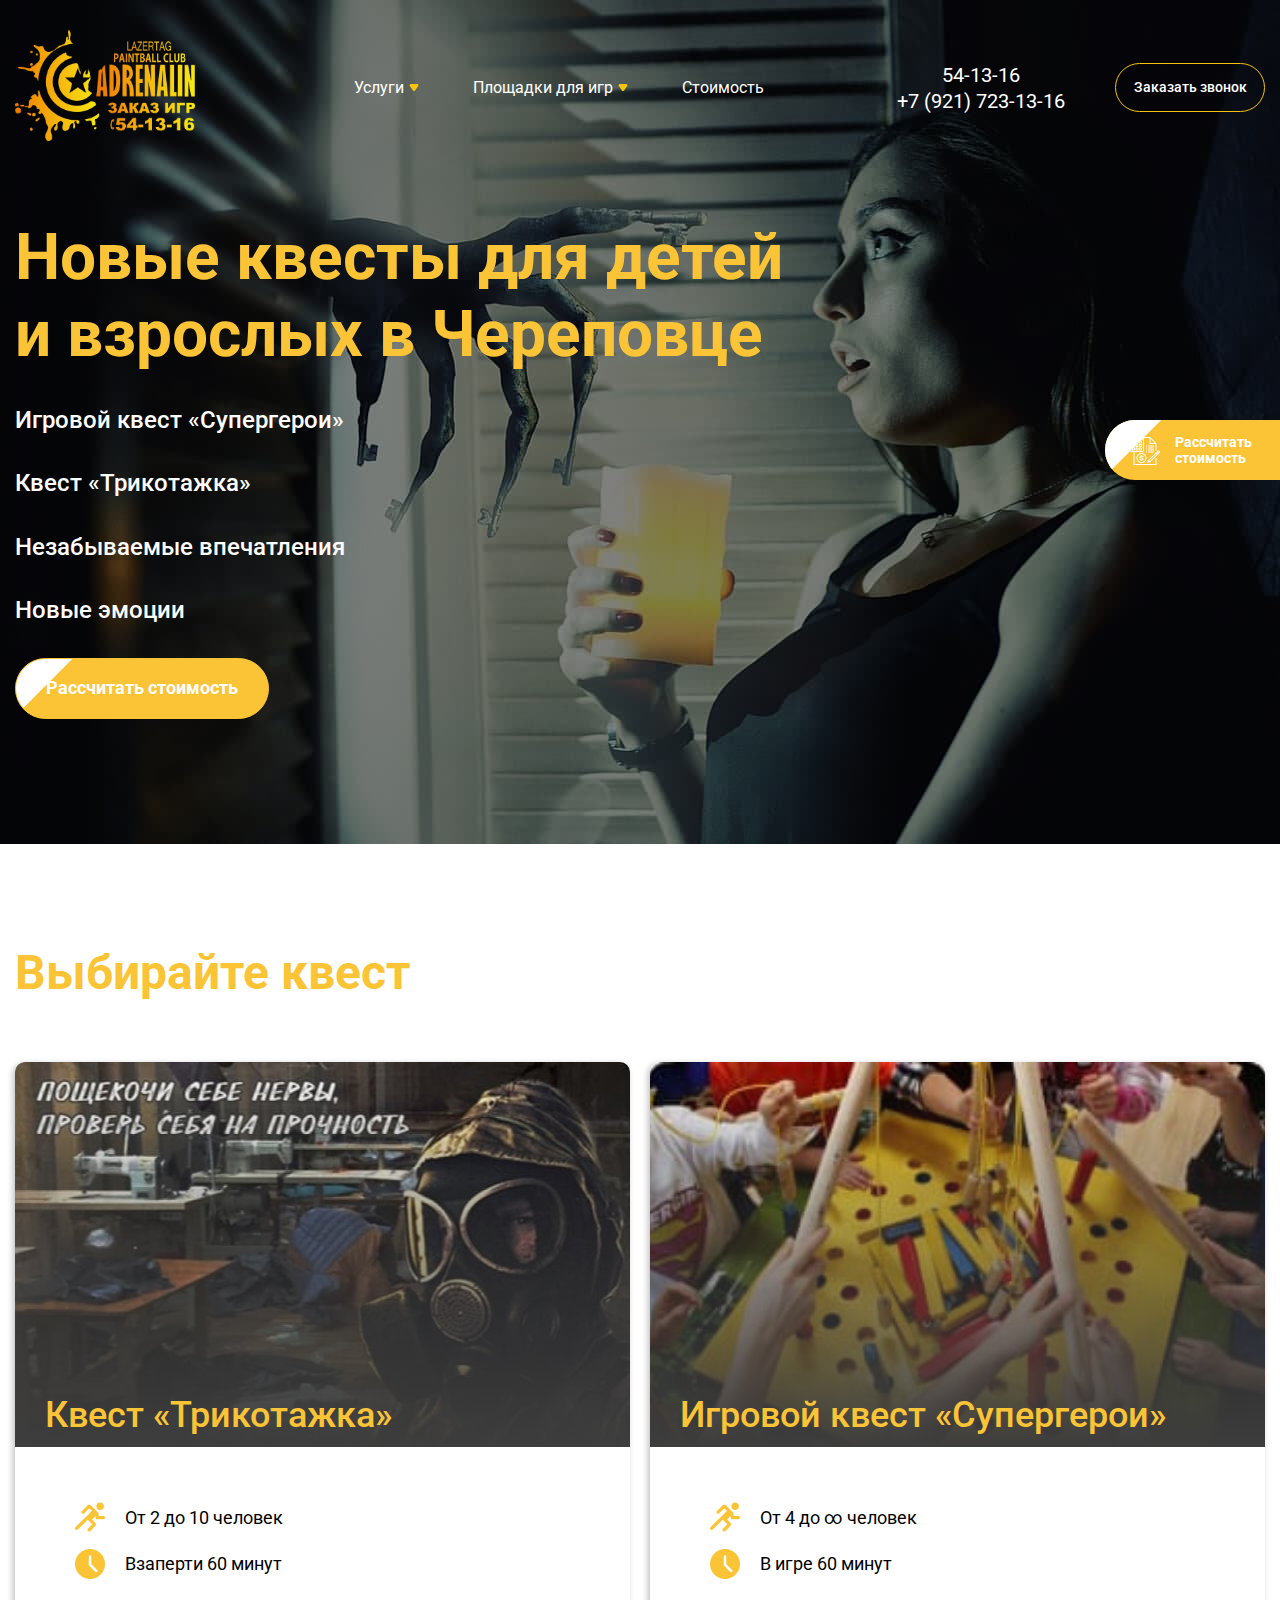
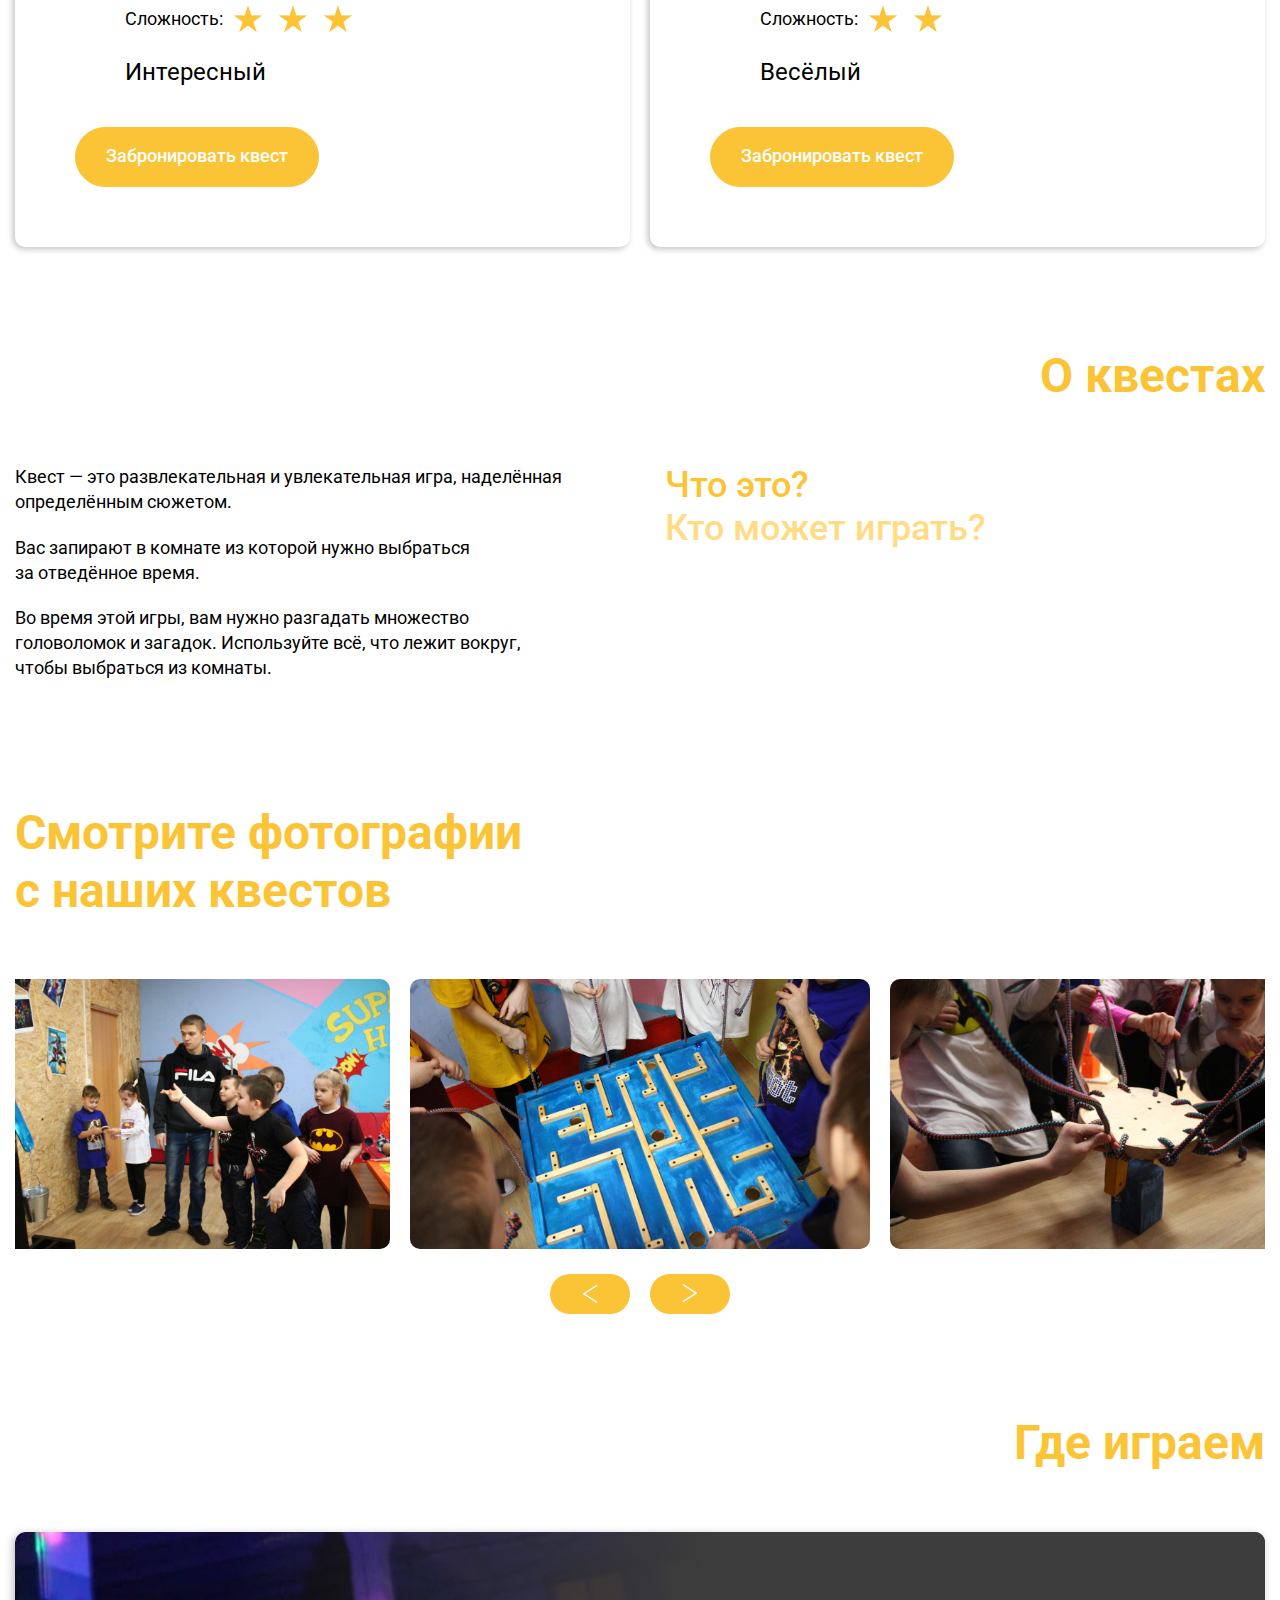
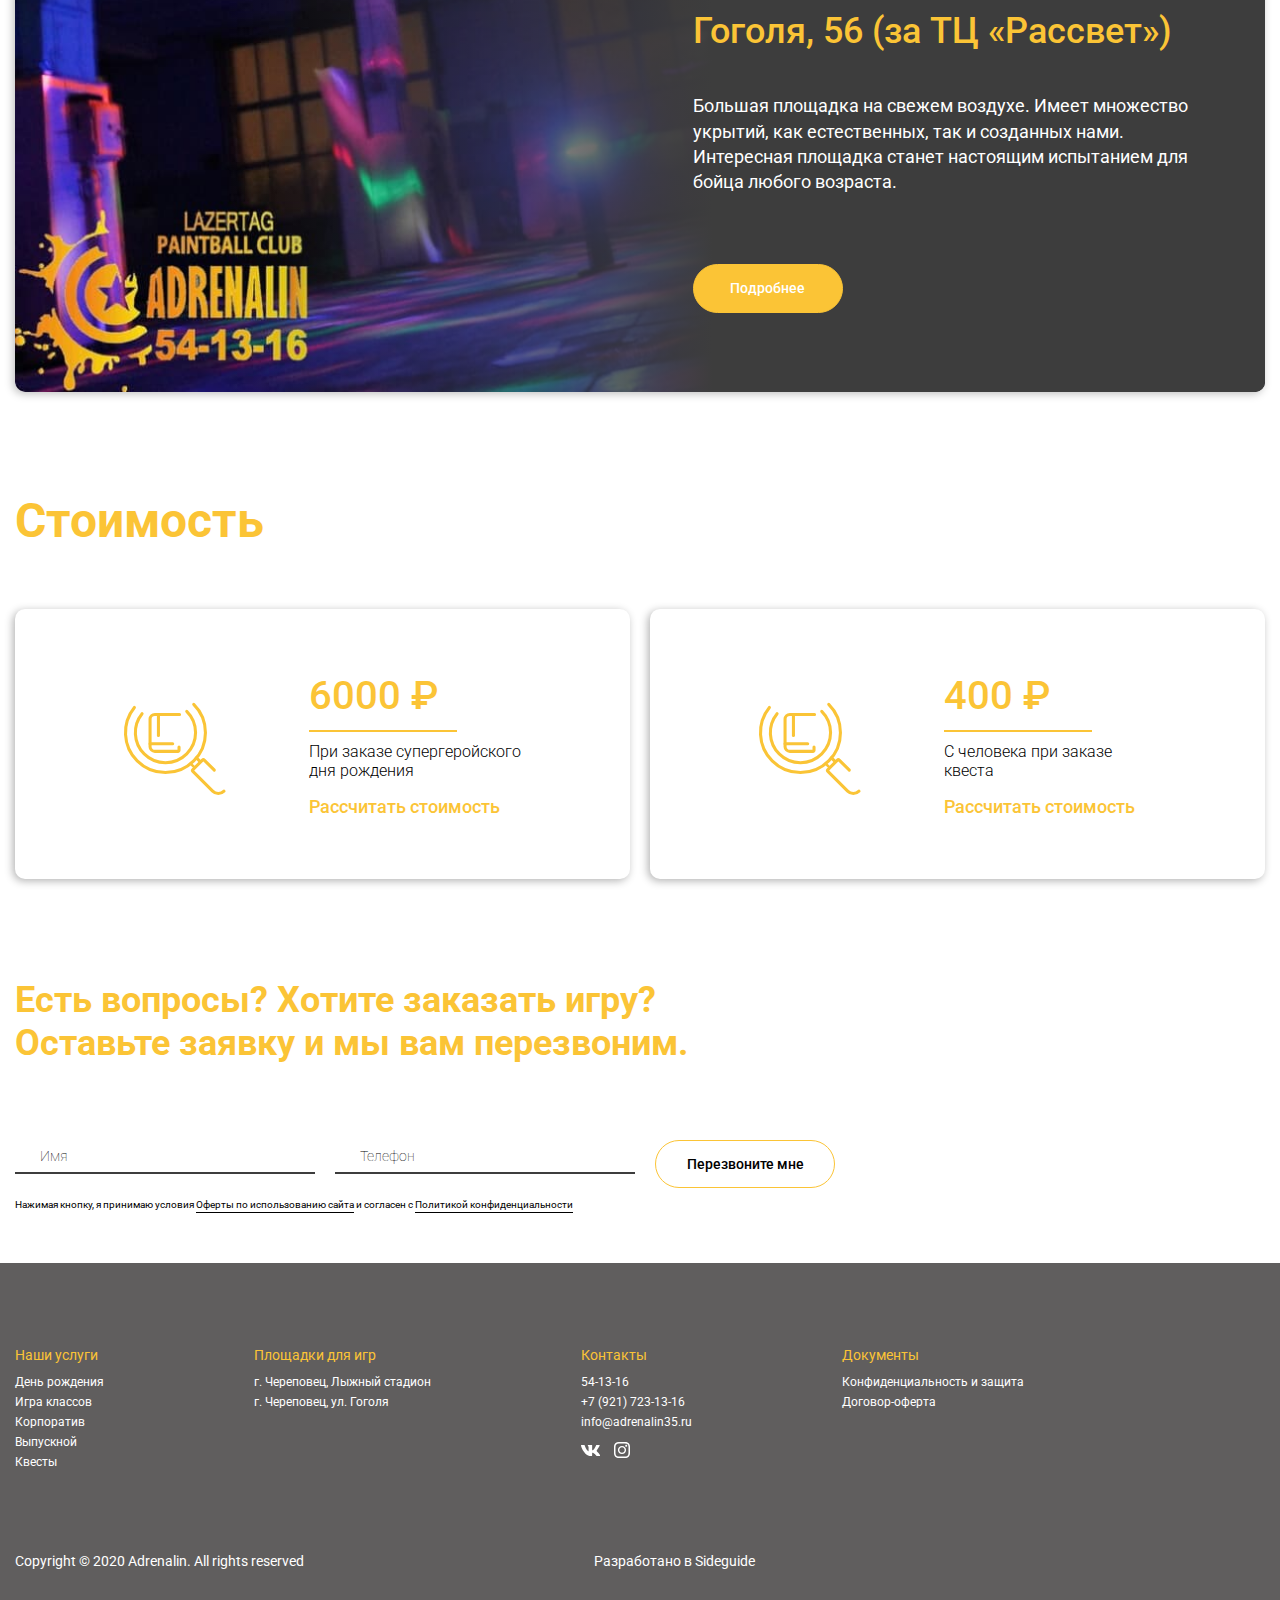
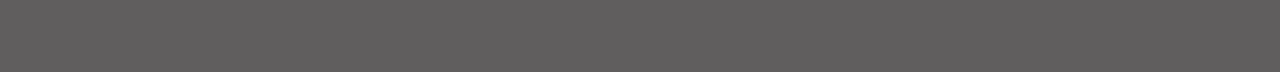
<file: quest.html>
<!DOCTYPE html>
<html lang="ru">

<head>
  <meta charset="UTF-8">
  <meta name="viewport" content="width=device-width, initial-scale=1.0">
  <meta http-equiv="X-UA-Compatible" content="ie=edge">
  <title>Adrenalin — paintball & lazertag club</title>
  <link rel="shortcut icon" href="./favicon.ico" type="image/x-icon">
  <link rel="stylesheet" href="css/style.min.css">
  <link rel="stylesheet" href="css/jquery.formstyler.css">
</head>

<body class="game-of-classes">
  <div class="overlay" id="overlay"></div>
  <div class="popup main-modal" id="main-modal">
    <div class="popup__close popup-close"></div>
    <div class="main-modal__inner">
      <div class="main-modal__title title3"><span class="yellow">Оставьте заявку</span><br>
        и&nbsp;мы&nbsp;вам перезвоним</div>
      <form class="send-form-mess" action="mailer.php" method="POST">
        <div class="mainform__row">
          <div class="mainform__line">
            <input required class="mainform__field" type="text" id="name5" name="Имя пользователя:">
            <label class="mainform__label" for="name5">Имя</label>
          </div>
          <div class="mainform__line">
            <input required class="mainform__field" type="text" id="phone5" name="Телефон пользователя:">
            <label class="mainform__label" for="phone5">Телефон</label>
          </div>
          <div class="mainform__alert">Нажимая кнопку, я принимаю условия <a href="confidentiality.html">Оферты по
              использованию сайта </a> и&nbsp;согласен с <a href="protect.html">Политикой конфиденциальности</a></div>
          <button class="mainform__btn btn btn-11"><span>Перезвоните мне</span></button>
        </div>
      </form>
    </div>
  </div>
  
  <div class="calc-btn blick-btn popup-btn quiz-play met-btn" data-m-target="Jarlik-sprava" data-popup="quiz">
    <img src="img/calc-btn.png" alt="" class="calc-btn__img">
    <span>
      Рассчитать
      стоимость
    </span>
    <div class="blick-btn__before"></div>
    <div class="blick-btn__after"></div>
  </div>
  
  <div class="quiz popup" id="quiz">
    <div class="quiz__cost">
      <div class="quiz__cost-text">Ваша скидка</div>
      <div class="quiz__cost-number"><input form="quizForm" class="quiz-discount" name="Размер скидки:" type="text"
          value="200" readonly>₽</div>
    </div>
    <div class="quiz__close popup__close popup-close"></div>
    <form class="quiz__content form-send" method="post" action="mailer.php" id="quizForm">
      <div class="quiz-item current" data-quiz="1">
        <input type="radio" checked class="dis-none">
        <div class="quiz__title">
          Ответьте на 6 вопросов
          и получите скидку на игру,
          а&nbsp;также индивидуальный расчёт стоимости игры.
        </div>
      </div>
      <div class="quiz-item" data-quiz="2">
        <div class="quiz__title">
          Какой у вас повод для игры?
        </div>
        <div class="quiz-row">
          <div class="quiz-row__info tabs-quiz">
            <div class="quiz__radio tabs-quiz__item current" data-tab="qi1">
              <input id="reason1" name="Тип мероприятия:" type="radio" value="День рождения">
              <label for="reason1">День рождения</label>
            </div>
            <div class="quiz__radio tabs-quiz__item" data-tab="qi2">
              <input id="reason2" name="Тип мероприятия:" type="radio" value="Игра класса/выпускной">
              <label for="reason2">Игра класса/выпускной</label>
            </div>
            <div class="quiz__radio tabs-quiz__item" data-tab="qi3">
              <input id="reason3" name="Тип мероприятия:" type="radio" value="Сборная игра">
              <label for="reason3">Сборная игра</label>
            </div>
            <div class="quiz__radio tabs-quiz__item" data-tab="qi4">
              <input id="reason4" name="Тип мероприятия:" type="radio" value="Корпоратив">
              <label for="reason4">Корпоратив</label>
            </div>
          </div>
          <div class="quiz-tabs">
            <div class="quiz-row__img tabs-inner__item current ibg" id="qi1"
              style="background-image: url(img/birthday/hero.jpg);"></div>
            <div class="quiz-row__img tabs-inner__item ibg" id="qi2"
              style="background-image: url(img/game/hero-bg2.jpg);"></div>
            <div class="quiz-row__img tabs-inner__item ibg" id="qi3"
              style="background-image: url(img/quest/quest-bg.jpg);"></div>
            <div class="quiz-row__img tabs-inner__item ibg" id="qi4" style="background-image: url(img/company/hero.jpg);">
            </div>
          </div>
        </div>
      </div>
      <div class="quiz-item" data-quiz="3">
        <div class="quiz__title">
          Сколько человек планируется?
        </div>
        <div class="quiz-row1">
          <div class="quiz-row1__info">
            <div class="quiz__radio">
              <input id="howmuch1" name="Сколько человек?" type="radio" value="1">
              <label for="howmuch1">1</label>
            </div>
            <div class="quiz__radio">
              <input id="howmuch2" name="Сколько человек?" type="radio" value="до 6">
              <label for="howmuch2">до 6</label>
            </div>
            <div class="quiz__radio">
              <input id="howmuch3" name="Сколько человек?" type="radio" value="6-10">
              <label for="howmuch3">6-10</label>
            </div>
            <div class="quiz__radio">
              <input id="howmuch4" name="Сколько человек?" type="radio" value="10-15">
              <label for="howmuch4">10-15</label>
            </div>
            <div class="quiz__radio any">
  
              <input id="howmuch5" class="checkform" name="Сколько человек?" type="radio" value="">
              <label for="change_input">
                <input class="quiz-form-text" id="change_input" name="none" type="text" placeholder="Другое">
              </label>
            </div>
          </div>
        </div>
      </div>
      <div class="quiz-item" data-quiz="4">
        <div class="quiz__title">
          Средний возраст участников?
        </div>
        <div class="quiz-row1 quiz-age">
          <div class="quiz-row1__info">
            <div class="quiz__radio">
              <input id="age1" name="Средний возраст участников:" type="radio" value="до 6 лет">
              <label for="age1">до 6 лет</label>
            </div>
            <div class="quiz__radio">
              <input id="age2" name="Средний возраст участников:" type="radio" value="9-11 лет">
              <label for="age2">9-11 лет</label>
            </div>
            <div class="quiz__radio">
              <input id="age3" name="Средний возраст участников:" type="radio" value="15-18 лет">
              <label for="age3">15-18 лет</label>
            </div>
            <div class="quiz__radio">
              <input id="age4" name="Средний возраст участников:" type="radio" value="6 -8 лет">
              <label for="age4">6 -8 лет</label>
            </div>
            <div class="quiz__radio">
              <input id="age5" name="Средний возраст участников:" type="radio" value="12-14 лет">
              <label for="age5">12-14 лет</label>
            </div>
            <div class="quiz__radio">
              <input id="age6" name="Средний возраст участников:" type="radio" value="18+ лет">
              <label for="age6">18+ лет</label>
            </div>
          </div>
        </div>
      </div>
      <div class="quiz-item" data-quiz="5">
        <div class="quiz__title">
          Какую площадку выберете?
        </div>
        <div class="quiz-row2 quiz-platform">
          <div class="quiz-row2__column">
            <input type="radio" name="Площадка:" id="platform1" value="Лыжный cтадион в ЗШК">
            <label for="platform1">
              <img src="img/quiz/1.png" alt="">
              <span>Лыжный cтадион в ЗШК</span>
            </label>
          </div>
          <div class="quiz-row2__column">
            <input type="radio" name="Площадка:" id="platform2" value="Гоголя, 56 (за ТЦ «Рассвет»)">
            <label for="platform2">
              <img src="img/quiz/2.png" alt="">
              <span>Гоголя, 56 (за ТЦ «Рассвет»)</span>
            </label>
          </div>
        </div>
      </div>
      <div class="quiz-item" data-quiz="6">
        <div class="quiz__title">
          Напишите дату и время игры
        </div>
        <div class="quiz-row3 quiz-time">
          <div class="quiz__radio any">
            <input id="data-time" type="radio">
            <label for="change_input2">
              <input id="change_input2" name="Дата проведения:" class="quiz-form-text" type="text"
                placeholder="Желаемые дата и время игры">
            </label>
          </div>
        </div>
      </div>
      <div class="quiz-item" data-quiz="7">
        <div class="quiz__title">
          Что может понадобиться?
        </div>
        <input type="radio" checked class="dis-none">
        <div class="quiz-end__row">
          <div class="quiz__end-check">
            <input id="check1" name="Гидробол" type="checkbox" value="Есть">
            <label for="check1">Гидробол</label>
          </div>
          <div class="quiz__end-check hgj">
            <input id="check2" name="Полоса препятствий" type="checkbox" value="Есть">
            <label for="check2">Полоса препятствий</label>
          </div>
          <div class="quiz__end-check">
            <input id="check3" name="Ведущая" type="checkbox" value="Есть">
            <label for="check3">Ведущая</label>
          </div>
          <div class="quiz__end-check">
            <input id="check4" name="Пиньята" type="checkbox" value="Есть">
            <label for="check4">Пиньята</label>
          </div>
          <div class="quiz__end-check hgj">
            <input id="check5" name="Сертификат участника" type="checkbox" value="Есть">
            <label for="check5">Сертификат участника</label>
          </div>
          <div class="quiz__end-check">
            <input id="check6" name="Музыка" type="checkbox" value="Есть">
            <label for="check6">Музыка</label>
          </div>
          <div class="quiz__end-check">
            <input id="check7" name="Грим" type="checkbox" value="Есть">
            <label for="check7">Грим</label>
          </div>
          <div class="quiz__end-check hgj">
            <input id="check8" name="Комната отдыха" type="checkbox" value="Есть">
            <label for="check8">Комната отдыха</label>
          </div>
          <div class="quiz__end-check">
            <input id="check9" name="Фрироуп" type="checkbox" value="Есть">
            <label for="check9">Фрироуп</label>
          </div>
          <div class="quiz__end-check">
            <input id="check10" name="Тир" type="checkbox" value="Есть">
            <label for="check10">Тир</label>
          </div>
          <div class="quiz__end-check hgj">
            <input id="check11" name="Пригласительные" type="checkbox" value="Есть">
            <label for="check11">Пригласительные</label>
          </div>
          <div class="quiz__end-check">
            <input id="check12" name="Тимбилдинг" type="checkbox" value="Есть">
            <label for="check12">Тимбилдинг</label>
          </div>
        </div>
      </div>
      <div class="quiz-item" data-quiz="8">
        <div class="quiz__title">
          Оставьте контакты и получите
          расчёт стоимости и скидку
          на&nbsp;игру
        </div>
        <div class="quiz-row4 quiz-contact">
          <div class="quiz__radio any any2">
            <input id="quizName" name="Имя пользователя:" class="quiz-form-text" type="text" required>
            <label for="quizName">Имя</label>
          </div>
          <div class="quiz__radio any any2">
            <input id="quizPhone" name="Телефон:" class="quiz-form-text" type="text" required>
            <label for="quizPhone">Телефон</label>
          </div>
        </div>
        <button type="submit" class="btn quiz-btn-send btn-12"><span>Далее</span></button>
      </div>
    </form>
    <!-- /.quiz__content -->
    <div class="quiz__info">
      <div class="quiz__info-content">
        <button class="quiz__info-prev btn"><span>Назад</span><span class="arr"></span></button>
        <div class="quiz__info-question">Вопрос <span class="quiz__info-start"></span> из <span
            class="quiz__info-end"></span></div>
        <button class="quiz__info-next btn"><span>Далее</span><span class="arr"></span></button>
      </div>
      <div class="quiz__line">
        <div class="quiz__line-complete"></div>
      </div>
    </div>
    <!-- /.quiz__info -->
  </div>
  <!-- /.quiz -->




  <!-- <Шапка сайта> -->
  <header class="header fixed white">
    <div class="container">
      <div class="header__inner">
        <a href="index.html" class="header__logo">
          <img src="img/header/logo.png" alt="">
        </a>
        <div class="header-menu">
          <div class="header-menu__close popup-close">
  
          </div>
          <ul class="header__menu">
            <li class="header__list">
              Услуги
              <ul class="header__submenu">
                <li><a href="birthday.html">День рождения</a></li>
                <li><a href="game.html">Игра классов</a></li>
                <li><a href="company.html">Корпоратив</a></li>
                <li><a href="release.html">Выпускной</a></li>
                <li><a href="quest.html">Квесты</a></li>
              </ul>
            </li>
            <li class="header__list">
              Площадки для игр
              <ul class="header__submenu">
                <li><a href="platform1.html">г. Череповец, Лыжный стадион</a></li>
                <li><a href="platform2.html">г. Череповец, ул. Гоголя</a></li>
              </ul>
            </li>
            <li class="header__cost"><a href="#">Стоимость</a></li>
          </ul>
        </div>
        <div class="header__col">
          <div class="header__phone">
            <a href="tel:+541316">54-13-16</a>
            <a href="tel:+79217231316">+7 (921) 723-13-16</a>
          </div>
          <button class="header__btn btn btn-11 popup-btn met-btn" data-m-target="Zakaz_zvonka_shapka" data-popup="main-modal"><span>Заказать звонок</span></button>
        </div>
        <div class="header-burger">
          <span></span>
          <span></span>
          <span></span>
        </div>
      </div>
      <!-- /.header__inner -->
    </div>
    <!-- /.container -->
  </header>
  <!-- </Шапка сайта> -->

  <!-- <ГЛАВНЫЙ БЛОК ИГРА КЛАССОВ> -->
  <section class="gamemain mainquest ibg" style="background-image: url(img/quest/quest-bg.jpg);">
    <div class="container">
      <div class="gamemain__inner mainquest__inner">
        <h1 class="gamemain__title">Новые квесты для детей
          и взрослых в&nbsp;Череповце</h1>
        <ul class="gamemain__list">
          <li>Игровой квест «Супергерои»</li>
          <li>Квест «Трикотажка»</li>
          <li>Незабываемые впечатления</li>
          <li>Новые эмоции</li>
        </ul>
        <button class="gamemain__btn btn blick-btn popup-btn quiz-play met-btn" data-m-target="quest_glavnaya"  data-popup="quiz">
          <span>Рассчитать
            стоимость</span>
          <span class="blick-btn__before"></span>
          <span class="blick-btn__after"></span></button>
      </div>
      <!-- /.gamemain__inner -->
    </div>
    <!-- /.container -->
  </section>
  <!-- </ГЛАВНЫЙ БЛОК ИГРА КЛАССОВ> -->

  <section class="quest-script sect">
    <div class="container">
      <h2 class="quest-script__title title">Выбирайте квест</h2>
      <div class="quest-script__inner">
        <div class="quest-script__item">
          <div class="quest-script__item-img ibg" style="background-image: url(img/quest/script1.jpg);">
            <div class="quest-script__item-content">
              <h3 class="quest-script__item-title title3">Квест «Трикотажка»</h3>
              <div class="quest-script__item-text">
                <p>Ваша команда попадает на череповецкую швейную фабрику которая хранит в себе множество секретов, ваша
                  задача пока не пришла охрана с обеда за 60 минут разобраться почему фабрика закрылась и 1000 людей
                  осталось без работы и кто в этом виноват.</p>
              </div>
            </div>
          </div>
          <div class="quest-script__item-info">
            <div class="quest-script__item-quantity">От 2 до 10 человек</div>
            <div class="quest-script__item-time">Взаперти 60 минут</div>
            <div class="quest-script__item-complexity">
              <div>Сложность:</div>
              <div class="rating">
                <span class="rating__item"><img src="img/quest/star.png" alt=""></span>
                <span class="rating__item"><img src="img/quest/star.png" alt=""></span>
                <span class="rating__item"><img src="img/quest/star.png" alt=""></span>
              </div>
            </div>
            <div class="quest-script__item-explanation">Интересный</div>
            <button class="quest-script__item-btn btn btn-12 popup-btn met-btn" data-m-target="quest_trikotajka"  data-popup="main-modal"><span>Забронировать
                квест</span></button>
          </div>
        </div>
        <!-- /.quest-script__item -->
        <div class="quest-script__item">
          <div class="quest-script__item-img ibg" style="background-image: url(img/quest/script2.jpg);">
            <div class="quest-script__item-content">
              <h3 class="quest-script__item-title title3">Игровой&nbsp;квест «Супергерои»</h3>
              <div class="quest-script__item-text">
                <p>Мир в опасности, силы зла нарушили равновесия весов «Добра
                  и зла» . Нашим героям предстоит командно пройти множество испытаний и преодолеть особые сложные
                  задания. За каждое правильно выполненное задание команда получает монеты добра. На протяжение всей
                  игры команде необходимо выполнить все задания собрав все монеты добра. По окончанию игры освободив мир
                  от зла, склонив весы в пользу добра команда получает сладкие призы, которые обрушаться на них
                  с неба.
                  Вы уже готовы спасать мир от зла?</p>
              </div>
            </div>
          </div>
          <div class="quest-script__item-info">
            <div class="quest-script__item-quantity">От 4 до &#8734; человек</div>
            <div class="quest-script__item-time">В игре 60 минут</div>
            <div class="quest-script__item-complexity">
              <div>Сложность:</div>
              <div class="rating">
                <span class="rating__item"><img src="img/quest/star.png" alt=""></span>
                <span class="rating__item"><img src="img/quest/star.png" alt=""></span>
              </div>
            </div>
            <div class="quest-script__item-explanation">Весёлый</div>
            <button class="quest-script__item-btn btn btn-12 popup-btn met-btn" data-m-target="quest_superhero"  data-popup="main-modal"><span>Забронировать
                квест</span></button>
          </div>
        </div>
        <!-- /.quest-script__item -->
      </div>
      <!-- /.quest-script__inner -->
    </div>
    <!-- /.container -->
  </section>

  <section class="quest-about sect">
    <div class="container">
      <h2 class="quest-about__title title right">О квестах</h2>
      <div class="quest-about__inner">
        <div class="quest-about__content tabs-content">
          <div class="tabs-content__item current" id="tabs1">
            <p>Квест — это развлекательная и увлекательная игра, наделённая определённым сюжетом.</p>
            <p>Вас запирают в комнате из которой нужно выбраться
              за отведённое время.</p>
            <p>Во время этой игры, вам нужно разгадать множество головоломок и загадок. Используйте всё, что лежит
              вокруг, чтобы выбраться из комнаты.</p>
          </div>
          <div class="tabs-content__item" id="tabs2">
            <p>В игровой квест «Супергерои» могут играть дети от 6 лет. Лучше всего когда игроков, хотя бы 10 человек.
              Так они учатся коммуницировать друг с другом, разгадывать загадки вместе и действовать сообща.</p>
            <p>В квест «Трикотажка» могут играть и взрослые и дети от 9 лет.</p>
          </div>
        </div>
        <!-- /.quest-about__content -->
        <div class="quest-about__name tabs-title">
          <div class="quest-about__name-item tabs-title__item title3 current" data-tab="tabs1">Что это?</div>
          <div class="quest-about__name-item tabs-title__item title3" data-tab="tabs2">Кто может играть?</div>
        </div>
        <!-- /.quest-about__name -->
      </div>
      <!-- /.quest-about__inner -->
    </div>
    <!-- /.container -->
  </section>


  <!-- <ФОТО> -->
  <section class="photo sect">
    <div class="container">
      <h2 class="photo__titile title">Смотрите фотографии
        с&nbsp;наших&nbsp;квестов</h2>
    </div>
    <!-- /.container -->
    <div class="container-big">
      <div class="photo__slider slider-main">
        <div class="photo__item ibg" style="background-image: url(img/quest/1.jpg);"></div>
        <div class="photo__item ibg" style="background-image: url(img/quest/2.jpg);"></div>
        <div class="photo__item ibg" style="background-image: url(img/quest/3.jpg);"></div>
        <div class="photo__item ibg" style="background-image: url(img/quest/4.jpg);"></div>
        <div class="photo__item ibg" style="background-image: url(img/quest/5.jpg);"></div>
      </div>
      <!-- /.photo__slider -->
    </div>
  </section>
  <!-- </ФОТО> -->


  <!-- <ПЛОЩАДКИ> -->
  <section class="platform sect">
    <div class="container">
      <h2 class="platform__title title right">Где играем</h2>
      <div class="platform__about ibg" style="background-image: url(img/platform/bg.jpg);">
        <div class="platform__about-content">
          <h3 class="platform__about-title title3">Гоголя, 56 (за&nbsp;ТЦ&nbsp;«Рассвет»)</h3>
          <p>Большая площадка на свежем воздухе. Имеет множество укрытий, как естественных, так и созданных нами.
            Интересная площадка станет настоящим испытанием
            для бойца любого возраста.
          </p>
          <div class="platform__nav">
            <a href="platform2.html" class="platform__link btn btn-12"><span>Подробнее</span></a>
            <div class="video">
              <div class="video__click">
                <div class="video__click-body"></div>
              </div>
              <button class="video__btn">Смотреть видео</button>
            </div>
          </div>
        </div>
      </div>
      <!-- /.platform__about -->
    </div>
    <!-- /.container -->
  </section>
  <!-- </ПЛОЩАДКИ> -->

  <!-- <СТОИМОСТЬ ИГРА КЛАССОВ> -->
  <section class="gamecost sect" id="cost-point">
    <div class="container">
      <h2 class="gamecost__title title">Стоимость</h2>
      <div class="gamecost__inner">
        <div class="gamecost__item cost-item-anim popup-btn quiz-play met-btn" data-m-target="quest_stoimost"  data-popup="quiz">
          <div class="gamecost__img">
            <div class="anim" id="anim4" data-anims="3">
            </div>
          </div>
          <div class="gamecost__info">
            <div class="gamecost__info-price">6000 ₽</div>
            <p class="gamecost__info-text">При&nbsp;заказе супергеройского
              дня&nbsp;рождения</p>
            <span class="slider-game__btn">Рассчитать стоимость</span>
          </div>
        </div>
        <!-- /.gamecost__item -->
        <div class="gamecost__item cost-item-anim popup-btn quiz-play met-btn" data-m-target="quest_stoimost"  data-popup="quiz">
          <div class="gamecost__img">
            <div class="anim" id="anim5" data-anims="4">
            </div>
          </div>
          <div class="gamecost__info">
            <div class="gamecost__info-price">400 ₽</div>
            <p class="gamecost__info-text">С человека при заказе
              квеста</p>
            <span class="slider-game__btn">Рассчитать стоимость</span>
          </div>
        </div>
        <!-- /.gamecost__item -->
      </div>
      <!-- /.gamecost__inner -->
    </div>
    <!-- /.container -->
  </section>
  <!-- </СТОИМОСТЬ ИГРА КЛАССОВ> -->


  <!-- <ФОРМА ОБРАТНОЙ СВЯЗИ> -->
  <section class="mainform sect">
    <div class="container">
      <div class="mainform__inner">
        <h2 class="mainform__title title3 yellow">Есть вопросы? Хотите&nbsp;заказать&nbsp;игру?
          Оставьте заявку и мы вам перезвоним.</h2>
        <form action="mailer.php" method="POST" class="send-form-mess2">
          <div class="mainform__row">
            <div class="mainform__line">
              <input required class="mainform__field" type="text" id="name" name="Имя пользователя:">
              <label class="mainform__label" for="name">Имя</label>
            </div>
            <div class="mainform__line">
              <input required class="mainform__field" type="text" id="phone" name="Телефон пользователя:">
              <label class="mainform__label" for="phone">Телефон</label>
            </div>
            <button class="mainform__btn btn btn-11"><span>Перезвоните мне</span></button>
          </div>
        </form>
        <div class="mainform__alert">Нажимая кнопку, я принимаю условия <a href="confidentiality.html">Оферты по
            использованию сайта </a> и
          согласен с <a href="protect.html">Политикой конфиденциальности</a></div>
      </div>
      <!-- /.mainform__inner -->
    </div>
    <!-- /.container -->
  </section>
  <!-- </ФОРМА ОБРАТНОЙ СВЯЗИ> -->


  <!-- <ПОДВАЛ САЙТА> -->
  <footer class="footer">
    <div class="container">
      <div class="footer__inner">
        <div class="footer__column">
          <h5 class="footer__title">Наши услуги</h5>
          <ul class="footer__list">
            <li class="footer__list-item"><a href="birthday.html">День рождения</a></li>
            <li class="footer__list-item"><a href="game.html">Игра классов</a></li>
            <li class="footer__list-item"><a href="company.html">Корпоратив</a></li>
            <li class="footer__list-item"><a href="release.html">Выпускной</a></li>
            <li class="footer__list-item"><a href="quest.html">Квесты</a></li>
          </ul>
        </div>
        <!-- /.footer__column -->
        <div class="footer__column">
          <h5 class="footer__title">Площадки для игр</h5>
          <ul class="footer__list">
            <li class="footer__list-item"><a href="platform1.html">г. Череповец, Лыжный стадион</a></li>
            <li class="footer__list-item"><a href="platform2.html">г. Череповец, ул. Гоголя</a></li>
          </ul>
        </div>
        <!-- /.footer__column -->
        <div class="footer__column">
          <h5 class="footer__title">Контакты</h5>
          <ul class="footer__list">
            <li class="footer__list-item"><a href="tel:+541316">54-13-16</a></li>
            <li class="footer__list-item"><a href="tel:+79217231316">+7 (921) 723-13-16</a></li>
            <li class="footer__list-item"><a href="mailto:info@adrenalin35.ru">info@adrenalin35.ru</a></li>
          </ul>
          <div class="footer__list-social">
            <a href="https://vk.com/adrenalinpaintball"><span class="footer__list-social-img ibg"></span></a>
            <a href="https://www.instagram.com/_adrenalin35_/"><span class="footer__list-social-img ibg"></span></a>
          </div>
        </div>
        <div class="footer__column">
          <h5 class="footer__title">Документы</h5>
          <ul class="footer__list">
            <li class="footer__list-item"><a href="protect.html">Конфиденциальность и защита</a></li>
            <li class="footer__list-item"><a href="confidentiality.html">Договор-оферта</a></li>
          </ul>
        </div>
        <!-- /.footer__column -->
      </div>
      <!-- /.footer__inner -->
      <div class="footer__info">
        <p class="footer__copy">Copyright © 2020 Adrenalin. All rights reserved</p>
        <a href="https://sideguide.ru/" class="development-link"><span>Разработано в Sideguide</span></a>
      </div>
      <!-- /.footer__info -->
    </div>
    <!-- /.container -->
  </footer>
  <!-- </ПОДВАЛ САЙТА> -->
  <script src="https://ajax.googleapis.com/ajax/libs/jquery/3.4.1/jquery.min.js"></script>
  <script src="js/custom.js"></script>
  <script src="js/libs.min.js"></script>
  <script src="js/main-min.js"></script>
  
</body>

</html>
</file>
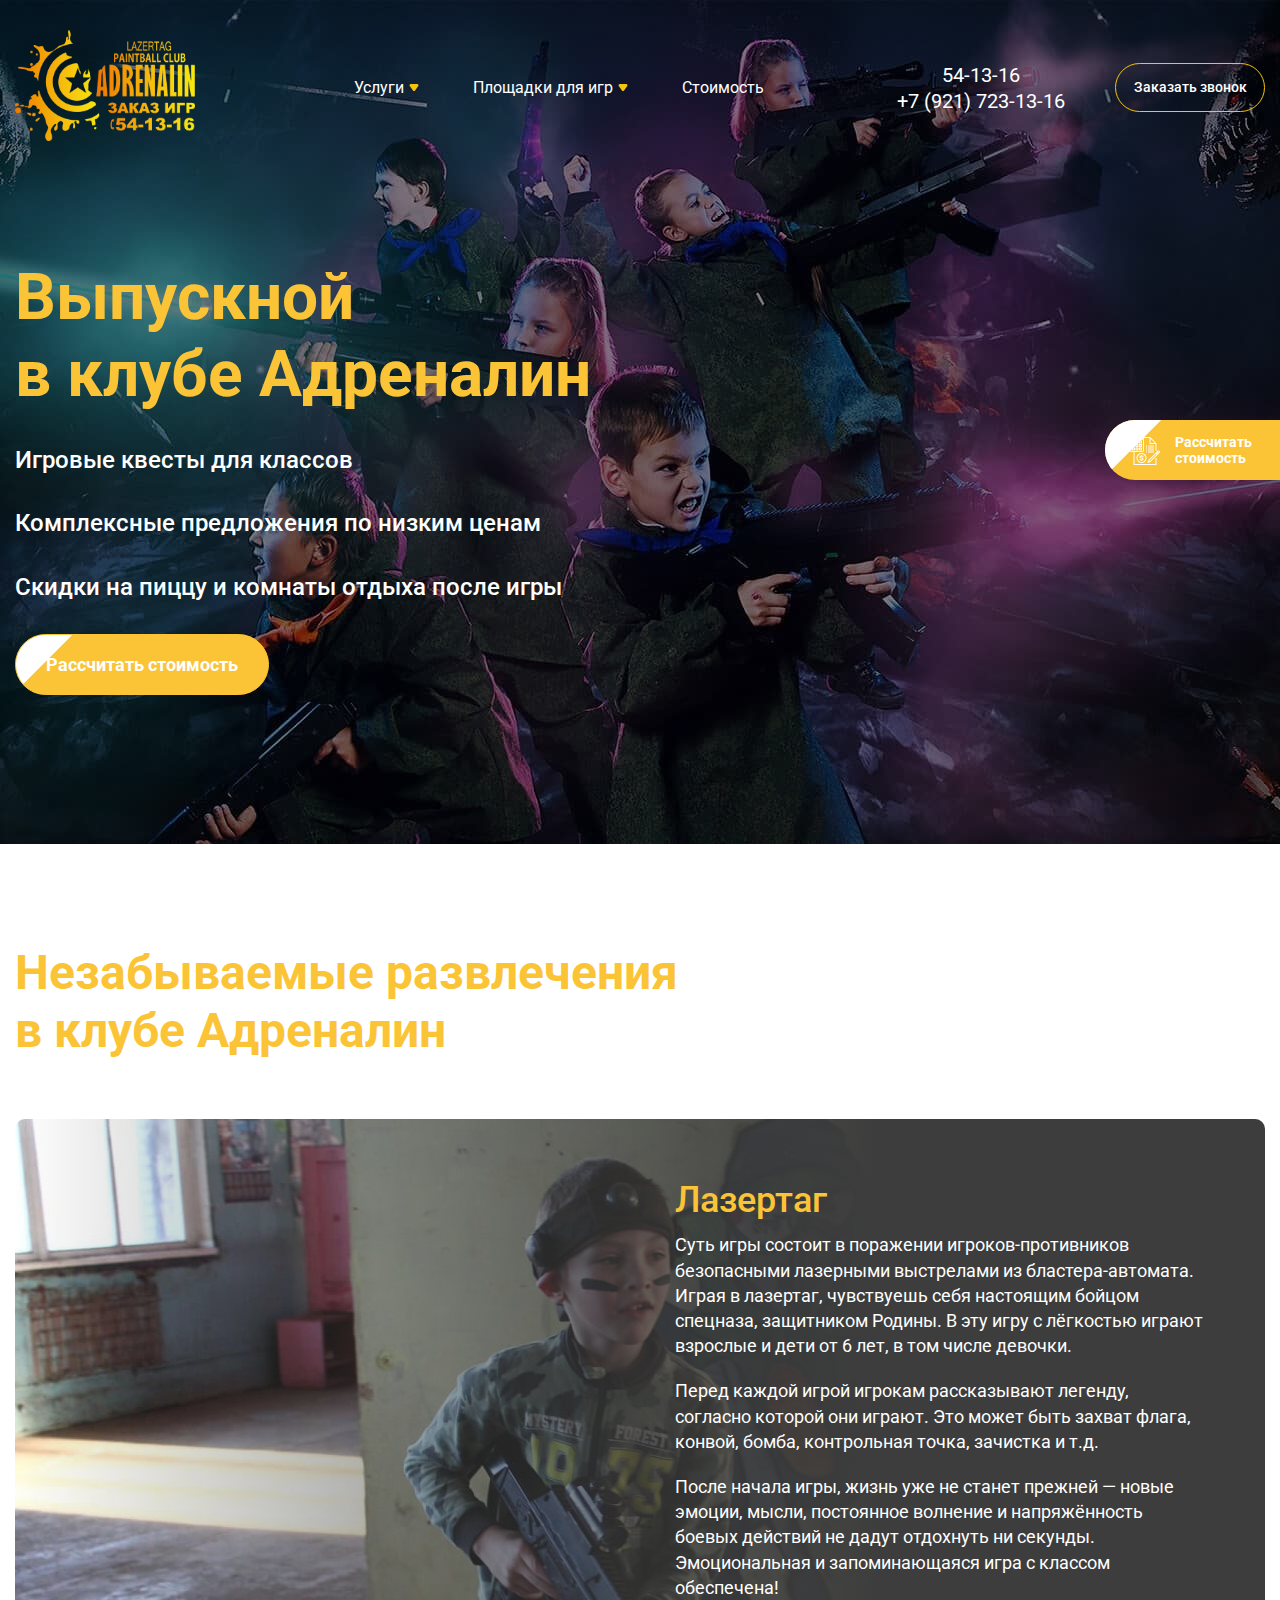
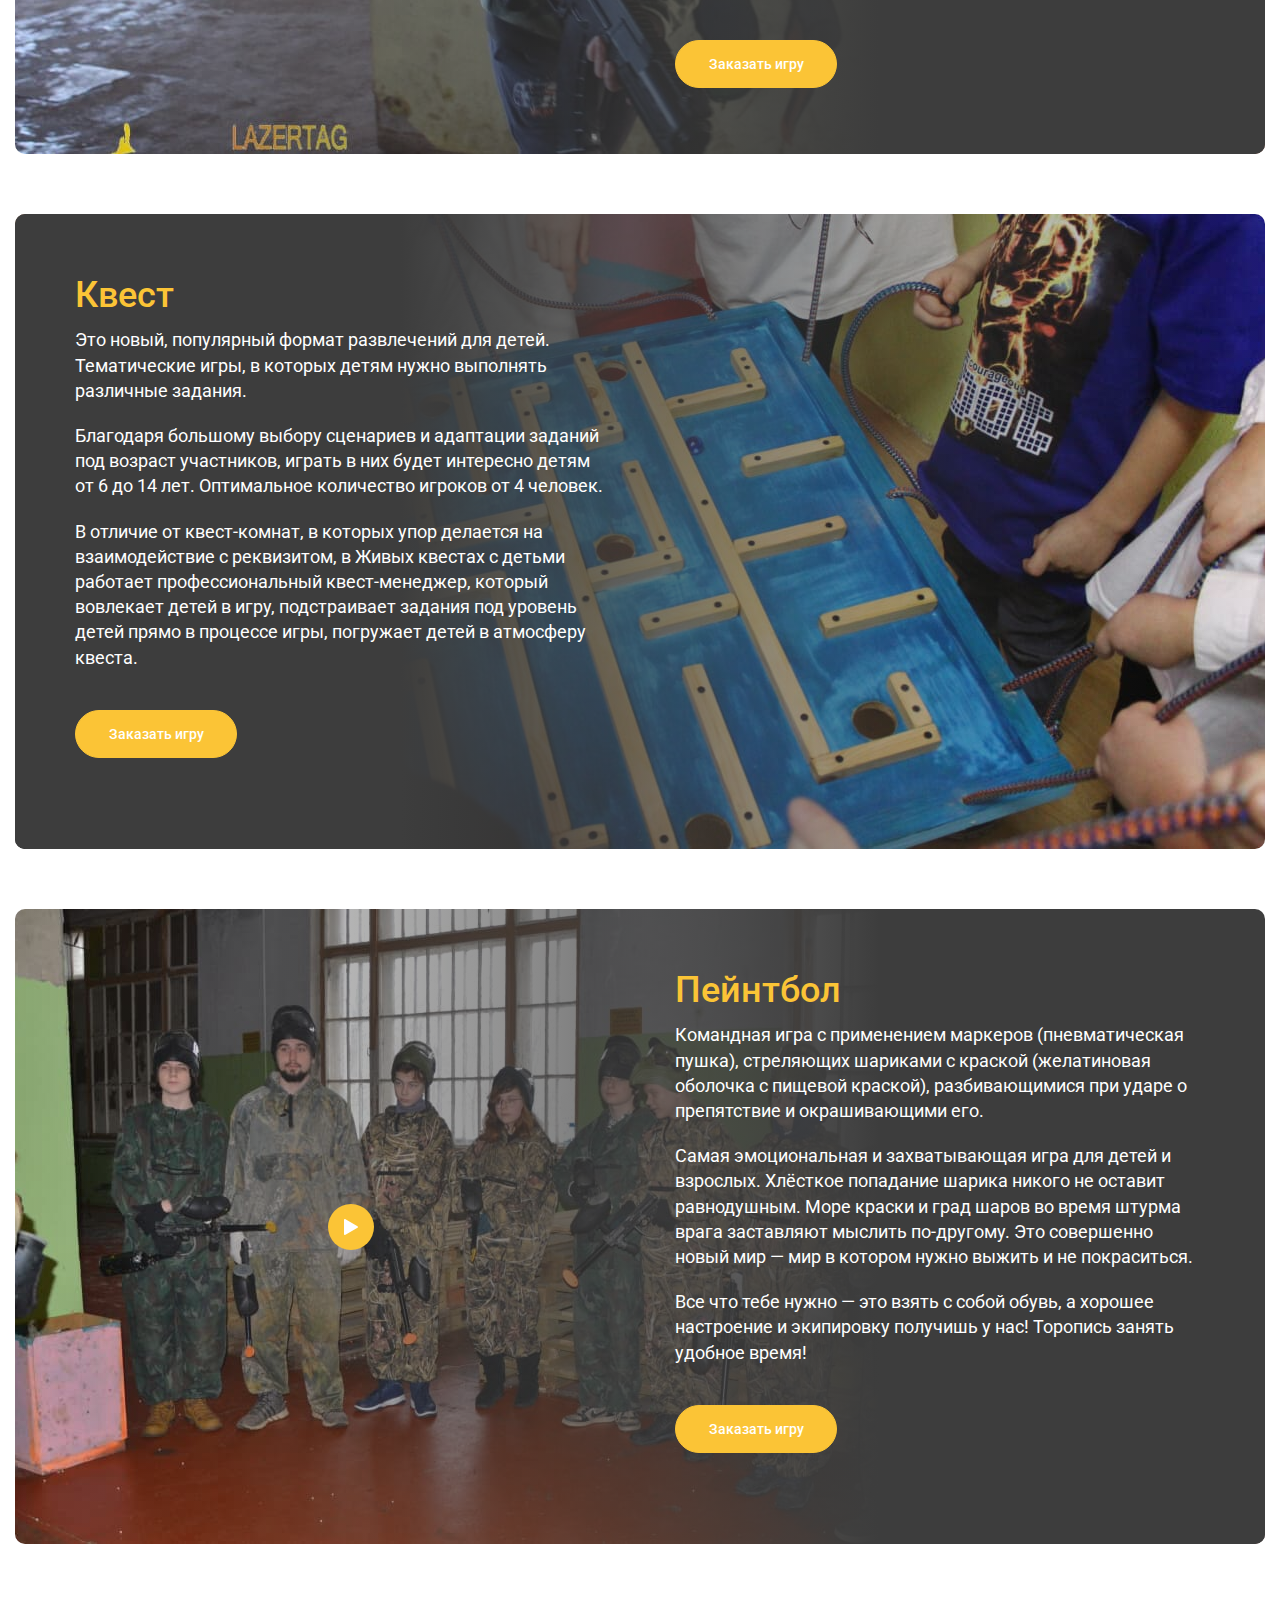
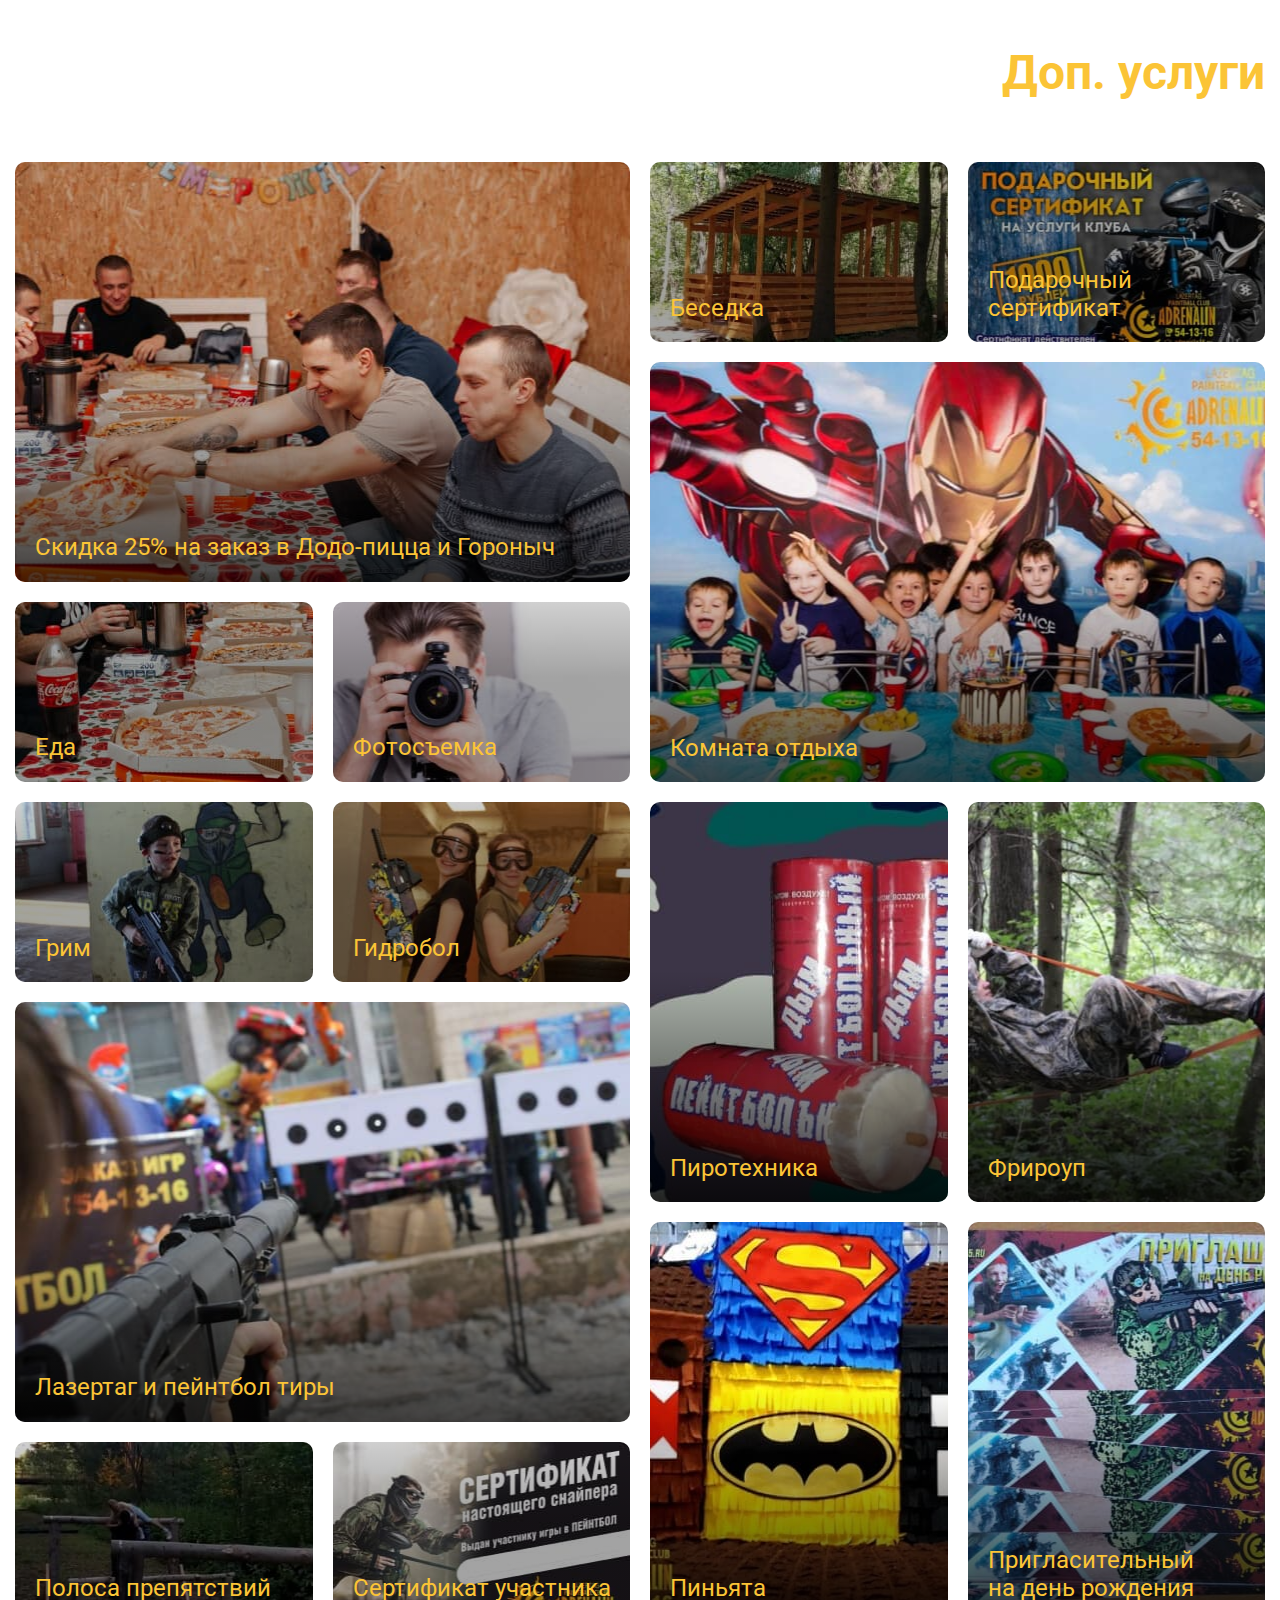
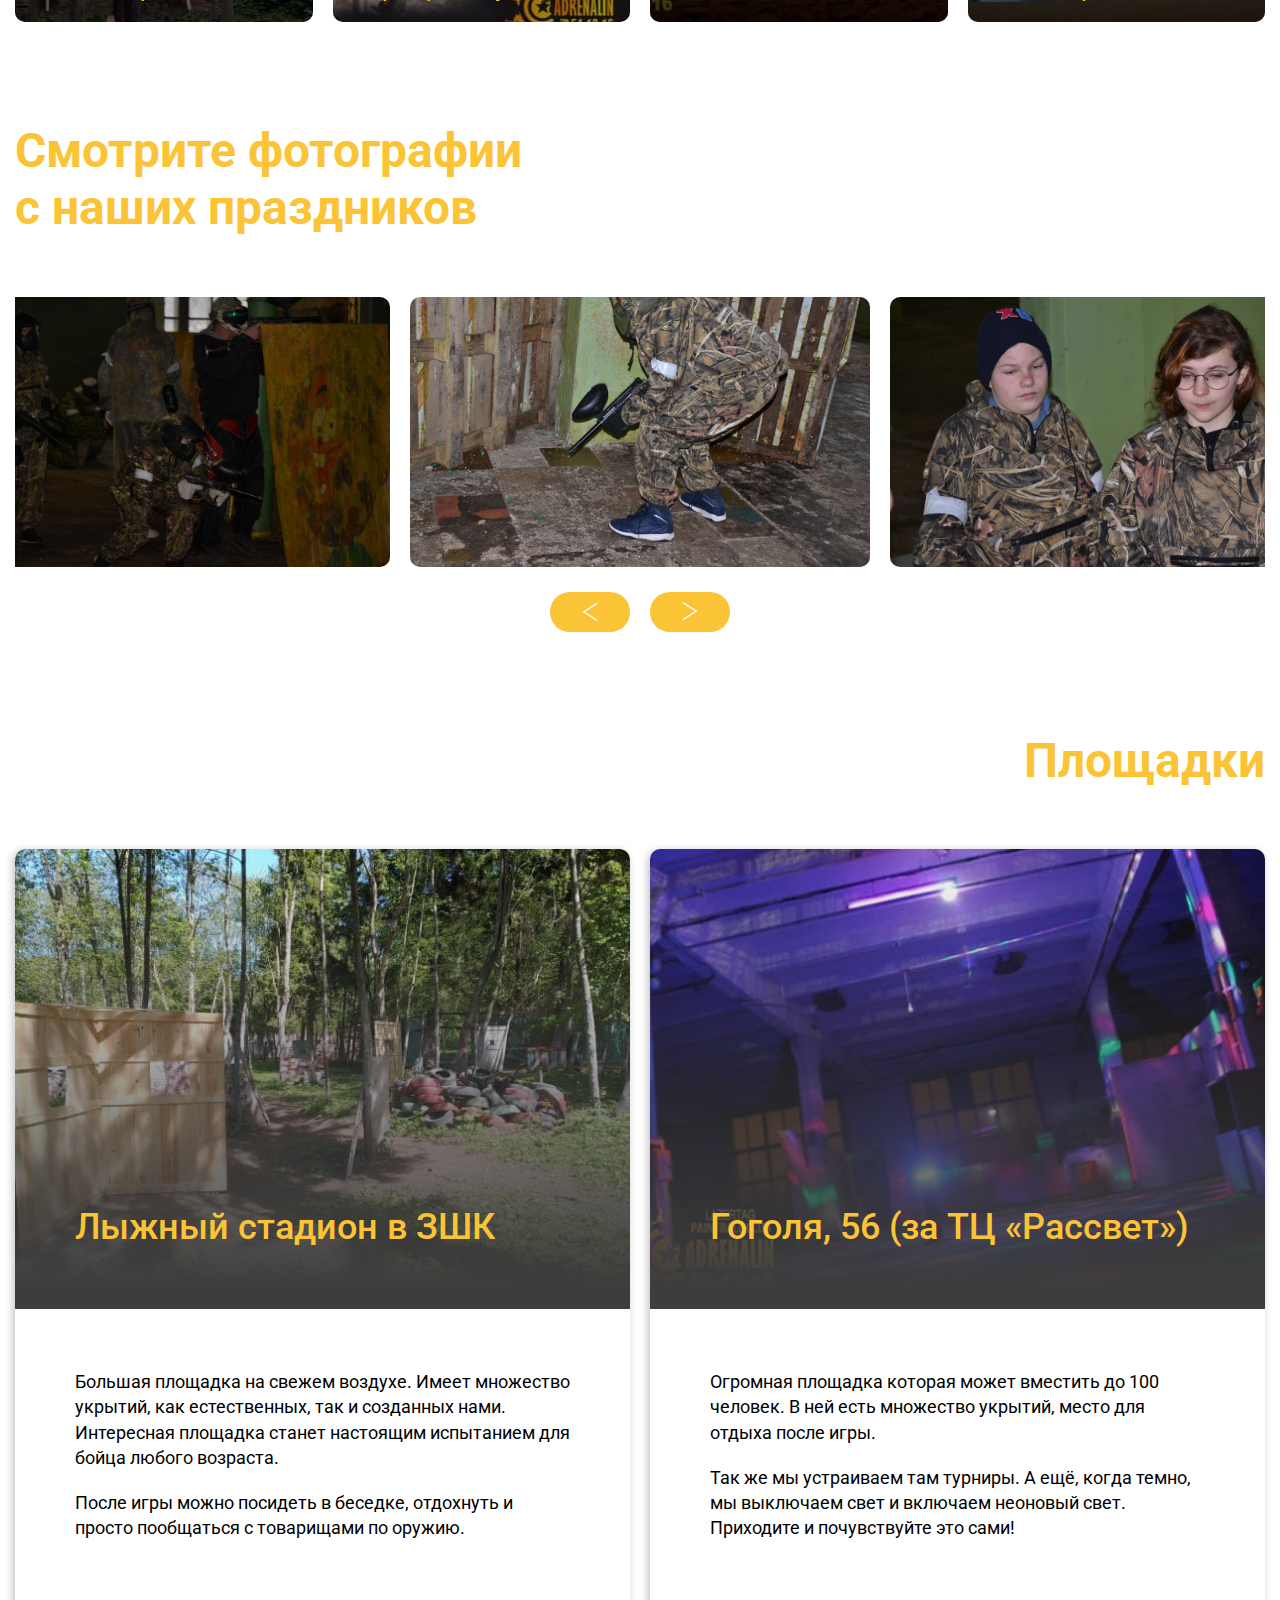
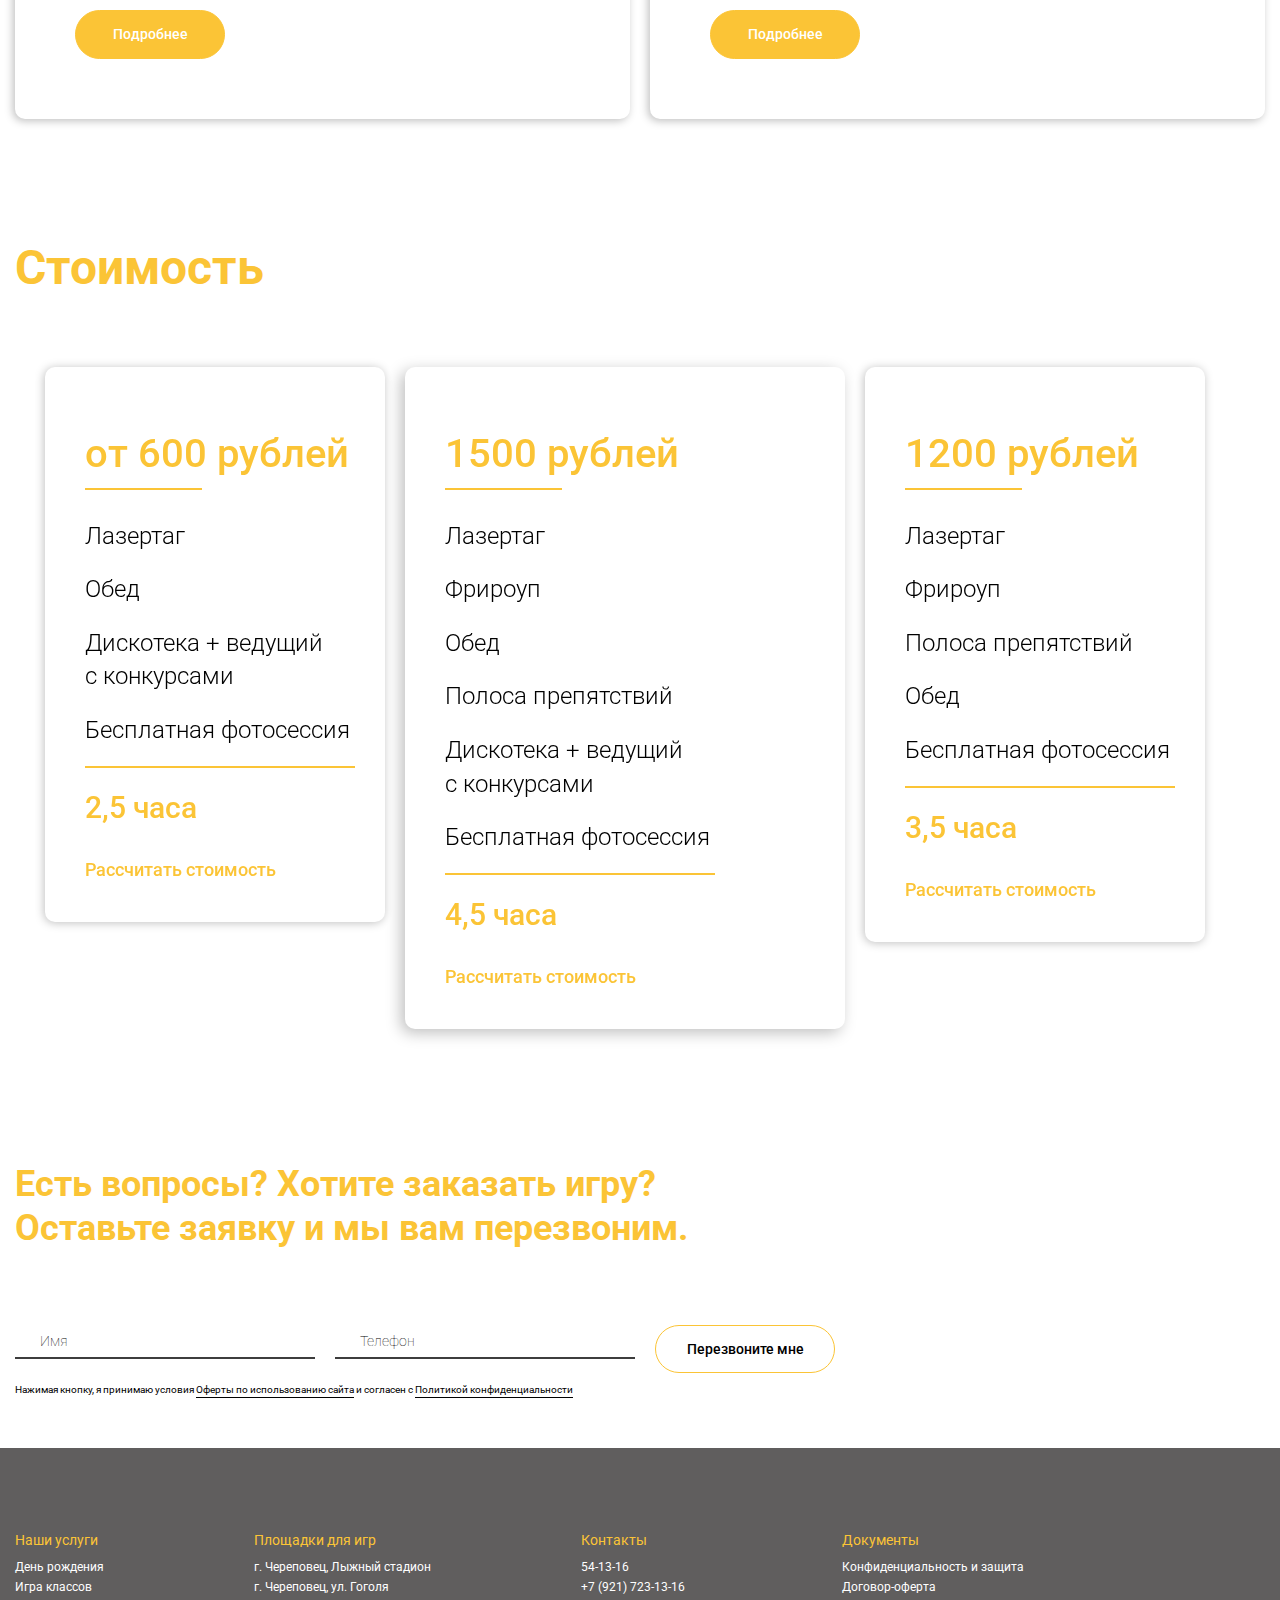
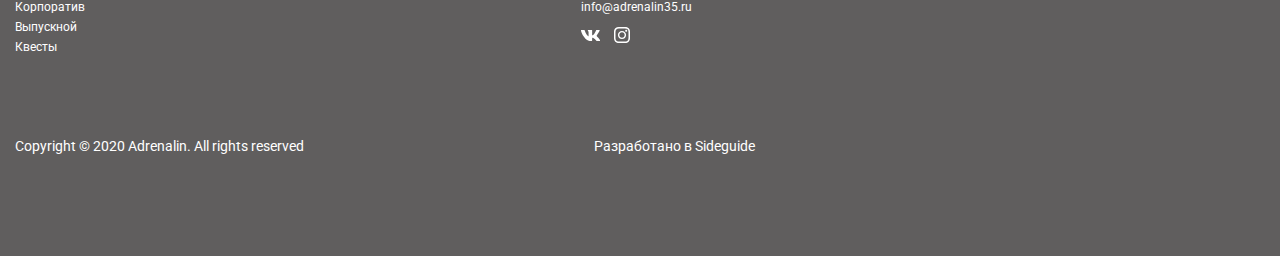
<file: release.html>
<!DOCTYPE html>
<html lang="ru">

<head>
  <meta charset="UTF-8">
  <meta name="viewport" content="width=device-width, initial-scale=1.0">
  <meta http-equiv="X-UA-Compatible" content="ie=edge">
  <title>Adrenalin — paintball & lazertag club</title>
  <link rel="shortcut icon" href="./favicon.ico" type="image/x-icon">
  <link rel="stylesheet" href="css/style.min.css">
  <link rel="stylesheet" href="css/jquery.formstyler.css">
</head>

<body class="game-of-classes">
  <div class="overlay" id="overlay"></div>
  <div class="popup main-modal" id="main-modal">
    <div class="popup__close popup-close"></div>
    <div class="main-modal__inner">
      <div class="main-modal__title title3"><span class="yellow">Оставьте заявку</span><br>
        и&nbsp;мы&nbsp;вам перезвоним</div>
      <form class="send-form-mess" action="mailer.php" method="POST">
        <div class="mainform__row">
          <div class="mainform__line">
            <input required class="mainform__field" type="text" id="name5" name="Имя пользователя:">
            <label class="mainform__label" for="name5">Имя</label>
          </div>
          <div class="mainform__line">
            <input required class="mainform__field" type="text" id="phone5" name="Телефон пользователя:">
            <label class="mainform__label" for="phone5">Телефон</label>
          </div>
          <div class="mainform__alert">Нажимая кнопку, я принимаю условия <a href="confidentiality.html">Оферты по
              использованию сайта </a> и&nbsp;согласен с <a href="protect.html">Политикой конфиденциальности</a></div>
          <button class="mainform__btn btn btn-11"><span>Перезвоните мне</span></button>
        </div>
      </form>
    </div>
  </div>
  
  <div class="calc-btn blick-btn popup-btn quiz-play met-btn" data-m-target="Jarlik-sprava" data-popup="quiz">
    <img src="img/calc-btn.png" alt="" class="calc-btn__img">
    <span>
      Рассчитать
      стоимость
    </span>
    <div class="blick-btn__before"></div>
    <div class="blick-btn__after"></div>
  </div>
  
  <div class="quiz popup" id="quiz">
    <div class="quiz__cost">
      <div class="quiz__cost-text">Ваша скидка</div>
      <div class="quiz__cost-number"><input form="quizForm" class="quiz-discount" name="Размер скидки:" type="text"
          value="200" readonly>₽</div>
    </div>
    <div class="quiz__close popup__close popup-close"></div>
    <form class="quiz__content form-send" method="post" action="mailer.php" id="quizForm">
      <div class="quiz-item current" data-quiz="1">
        <input type="radio" checked class="dis-none">
        <div class="quiz__title">
          Ответьте на 6 вопросов
          и получите скидку на игру,
          а&nbsp;также индивидуальный расчёт стоимости игры.
        </div>
      </div>
      <div class="quiz-item" data-quiz="2">
        <div class="quiz__title">
          Какой у вас повод для игры?
        </div>
        <div class="quiz-row">
          <div class="quiz-row__info tabs-quiz">
            <div class="quiz__radio tabs-quiz__item current" data-tab="qi1">
              <input id="reason1" name="Тип мероприятия:" type="radio" value="День рождения">
              <label for="reason1">День рождения</label>
            </div>
            <div class="quiz__radio tabs-quiz__item" data-tab="qi2">
              <input id="reason2" name="Тип мероприятия:" type="radio" value="Игра класса/выпускной">
              <label for="reason2">Игра класса/выпускной</label>
            </div>
            <div class="quiz__radio tabs-quiz__item" data-tab="qi3">
              <input id="reason3" name="Тип мероприятия:" type="radio" value="Сборная игра">
              <label for="reason3">Сборная игра</label>
            </div>
            <div class="quiz__radio tabs-quiz__item" data-tab="qi4">
              <input id="reason4" name="Тип мероприятия:" type="radio" value="Корпоратив">
              <label for="reason4">Корпоратив</label>
            </div>
          </div>
          <div class="quiz-tabs">
            <div class="quiz-row__img tabs-inner__item current ibg" id="qi1"
              style="background-image: url(img/birthday/hero.jpg);"></div>
            <div class="quiz-row__img tabs-inner__item ibg" id="qi2"
              style="background-image: url(img/game/hero-bg2.jpg);"></div>
            <div class="quiz-row__img tabs-inner__item ibg" id="qi3"
              style="background-image: url(img/quest/quest-bg.jpg);"></div>
            <div class="quiz-row__img tabs-inner__item ibg" id="qi4" style="background-image: url(img/company/hero.jpg);">
            </div>
          </div>
        </div>
      </div>
      <div class="quiz-item" data-quiz="3">
        <div class="quiz__title">
          Сколько человек планируется?
        </div>
        <div class="quiz-row1">
          <div class="quiz-row1__info">
            <div class="quiz__radio">
              <input id="howmuch1" name="Сколько человек?" type="radio" value="1">
              <label for="howmuch1">1</label>
            </div>
            <div class="quiz__radio">
              <input id="howmuch2" name="Сколько человек?" type="radio" value="до 6">
              <label for="howmuch2">до 6</label>
            </div>
            <div class="quiz__radio">
              <input id="howmuch3" name="Сколько человек?" type="radio" value="6-10">
              <label for="howmuch3">6-10</label>
            </div>
            <div class="quiz__radio">
              <input id="howmuch4" name="Сколько человек?" type="radio" value="10-15">
              <label for="howmuch4">10-15</label>
            </div>
            <div class="quiz__radio any">
  
              <input id="howmuch5" class="checkform" name="Сколько человек?" type="radio" value="">
              <label for="change_input">
                <input class="quiz-form-text" id="change_input" name="none" type="text" placeholder="Другое">
              </label>
            </div>
          </div>
        </div>
      </div>
      <div class="quiz-item" data-quiz="4">
        <div class="quiz__title">
          Средний возраст участников?
        </div>
        <div class="quiz-row1 quiz-age">
          <div class="quiz-row1__info">
            <div class="quiz__radio">
              <input id="age1" name="Средний возраст участников:" type="radio" value="до 6 лет">
              <label for="age1">до 6 лет</label>
            </div>
            <div class="quiz__radio">
              <input id="age2" name="Средний возраст участников:" type="radio" value="9-11 лет">
              <label for="age2">9-11 лет</label>
            </div>
            <div class="quiz__radio">
              <input id="age3" name="Средний возраст участников:" type="radio" value="15-18 лет">
              <label for="age3">15-18 лет</label>
            </div>
            <div class="quiz__radio">
              <input id="age4" name="Средний возраст участников:" type="radio" value="6 -8 лет">
              <label for="age4">6 -8 лет</label>
            </div>
            <div class="quiz__radio">
              <input id="age5" name="Средний возраст участников:" type="radio" value="12-14 лет">
              <label for="age5">12-14 лет</label>
            </div>
            <div class="quiz__radio">
              <input id="age6" name="Средний возраст участников:" type="radio" value="18+ лет">
              <label for="age6">18+ лет</label>
            </div>
          </div>
        </div>
      </div>
      <div class="quiz-item" data-quiz="5">
        <div class="quiz__title">
          Какую площадку выберете?
        </div>
        <div class="quiz-row2 quiz-platform">
          <div class="quiz-row2__column">
            <input type="radio" name="Площадка:" id="platform1" value="Лыжный cтадион в ЗШК">
            <label for="platform1">
              <img src="img/quiz/1.png" alt="">
              <span>Лыжный cтадион в ЗШК</span>
            </label>
          </div>
          <div class="quiz-row2__column">
            <input type="radio" name="Площадка:" id="platform2" value="Гоголя, 56 (за ТЦ «Рассвет»)">
            <label for="platform2">
              <img src="img/quiz/2.png" alt="">
              <span>Гоголя, 56 (за ТЦ «Рассвет»)</span>
            </label>
          </div>
        </div>
      </div>
      <div class="quiz-item" data-quiz="6">
        <div class="quiz__title">
          Напишите дату и время игры
        </div>
        <div class="quiz-row3 quiz-time">
          <div class="quiz__radio any">
            <input id="data-time" type="radio">
            <label for="change_input2">
              <input id="change_input2" name="Дата проведения:" class="quiz-form-text" type="text"
                placeholder="Желаемые дата и время игры">
            </label>
          </div>
        </div>
      </div>
      <div class="quiz-item" data-quiz="7">
        <div class="quiz__title">
          Что может понадобиться?
        </div>
        <input type="radio" checked class="dis-none">
        <div class="quiz-end__row">
          <div class="quiz__end-check">
            <input id="check1" name="Гидробол" type="checkbox" value="Есть">
            <label for="check1">Гидробол</label>
          </div>
          <div class="quiz__end-check hgj">
            <input id="check2" name="Полоса препятствий" type="checkbox" value="Есть">
            <label for="check2">Полоса препятствий</label>
          </div>
          <div class="quiz__end-check">
            <input id="check3" name="Ведущая" type="checkbox" value="Есть">
            <label for="check3">Ведущая</label>
          </div>
          <div class="quiz__end-check">
            <input id="check4" name="Пиньята" type="checkbox" value="Есть">
            <label for="check4">Пиньята</label>
          </div>
          <div class="quiz__end-check hgj">
            <input id="check5" name="Сертификат участника" type="checkbox" value="Есть">
            <label for="check5">Сертификат участника</label>
          </div>
          <div class="quiz__end-check">
            <input id="check6" name="Музыка" type="checkbox" value="Есть">
            <label for="check6">Музыка</label>
          </div>
          <div class="quiz__end-check">
            <input id="check7" name="Грим" type="checkbox" value="Есть">
            <label for="check7">Грим</label>
          </div>
          <div class="quiz__end-check hgj">
            <input id="check8" name="Комната отдыха" type="checkbox" value="Есть">
            <label for="check8">Комната отдыха</label>
          </div>
          <div class="quiz__end-check">
            <input id="check9" name="Фрироуп" type="checkbox" value="Есть">
            <label for="check9">Фрироуп</label>
          </div>
          <div class="quiz__end-check">
            <input id="check10" name="Тир" type="checkbox" value="Есть">
            <label for="check10">Тир</label>
          </div>
          <div class="quiz__end-check hgj">
            <input id="check11" name="Пригласительные" type="checkbox" value="Есть">
            <label for="check11">Пригласительные</label>
          </div>
          <div class="quiz__end-check">
            <input id="check12" name="Тимбилдинг" type="checkbox" value="Есть">
            <label for="check12">Тимбилдинг</label>
          </div>
        </div>
      </div>
      <div class="quiz-item" data-quiz="8">
        <div class="quiz__title">
          Оставьте контакты и получите
          расчёт стоимости и скидку
          на&nbsp;игру
        </div>
        <div class="quiz-row4 quiz-contact">
          <div class="quiz__radio any any2">
            <input id="quizName" name="Имя пользователя:" class="quiz-form-text" type="text" required>
            <label for="quizName">Имя</label>
          </div>
          <div class="quiz__radio any any2">
            <input id="quizPhone" name="Телефон:" class="quiz-form-text" type="text" required>
            <label for="quizPhone">Телефон</label>
          </div>
        </div>
        <button type="submit" class="btn quiz-btn-send btn-12"><span>Далее</span></button>
      </div>
    </form>
    <!-- /.quiz__content -->
    <div class="quiz__info">
      <div class="quiz__info-content">
        <button class="quiz__info-prev btn"><span>Назад</span><span class="arr"></span></button>
        <div class="quiz__info-question">Вопрос <span class="quiz__info-start"></span> из <span
            class="quiz__info-end"></span></div>
        <button class="quiz__info-next btn"><span>Далее</span><span class="arr"></span></button>
      </div>
      <div class="quiz__line">
        <div class="quiz__line-complete"></div>
      </div>
    </div>
    <!-- /.quiz__info -->
  </div>
  <!-- /.quiz -->




  <!-- <Шапка сайта> -->
  <header class="header fixed white">
    <div class="container">
      <div class="header__inner">
        <a href="index.html" class="header__logo">
          <img src="img/header/logo.png" alt="">
        </a>
        <div class="header-menu">
          <div class="header-menu__close popup-close">
  
          </div>
          <ul class="header__menu">
            <li class="header__list">
              Услуги
              <ul class="header__submenu">
                <li><a href="birthday.html">День рождения</a></li>
                <li><a href="game.html">Игра классов</a></li>
                <li><a href="company.html">Корпоратив</a></li>
                <li><a href="release.html">Выпускной</a></li>
                <li><a href="quest.html">Квесты</a></li>
              </ul>
            </li>
            <li class="header__list">
              Площадки для игр
              <ul class="header__submenu">
                <li><a href="platform1.html">г. Череповец, Лыжный стадион</a></li>
                <li><a href="platform2.html">г. Череповец, ул. Гоголя</a></li>
              </ul>
            </li>
            <li class="header__cost"><a href="#">Стоимость</a></li>
          </ul>
        </div>
        <div class="header__col">
          <div class="header__phone">
            <a href="tel:+541316">54-13-16</a>
            <a href="tel:+79217231316">+7 (921) 723-13-16</a>
          </div>
          <button class="header__btn btn btn-11 popup-btn met-btn" data-m-target="Zakaz_zvonka_shapka" data-popup="main-modal"><span>Заказать звонок</span></button>
        </div>
        <div class="header-burger">
          <span></span>
          <span></span>
          <span></span>
        </div>
      </div>
      <!-- /.header__inner -->
    </div>
    <!-- /.container -->
  </header>
  <!-- </Шапка сайта> -->

  <!-- <ГЛАВНЫЙ БЛОК ИГРА КЛАССОВ> -->
  <section class="gamemain ibg" style="background-image: url(img/game/hero-bg2.jpg);">
    <div class="container">
      <div class="gamemain__inner">
        <h1 class="gamemain__title">Выпускной 
          в&nbsp;клубе Адреналин</h1>
        <ul class="gamemain__list">
          <li>Игровые квесты для классов</li>
          <li>Комплексные предложения по низким ценам</li>
          <li>Скидки на пиццу и комнаты отдыха после игры</li>
        </ul>
        <button class="gamemain__btn btn blick-btn popup-btn quiz-play met-btn" data-m-target="vipusk_glavnaya"  data-popup="quiz">
          <span>Рассчитать стоимость</span>
          <span class="blick-btn__before"></span>
          <span class="blick-btn__after"></span>
        </button>
      </div>
      <!-- /.gamemain__inner -->
    </div>
    <!-- /.container -->
  </section>
  <!-- </ГЛАВНЫЙ БЛОК ИГРА КЛАССОВ> -->


  <!-- <НЕЗАБЫВАЕМЫЕ РАЗВЛЕЧЕНИЯ> -->
  <section class="game-about sect">
    <div class="container">
      <h2 class="game-about__title title">Незабываемые развлечения в&nbsp;клубе Адреналин</h2>
      <div class="game-about__row ibg" style="background-image: url(img/release/enter1.jpg);">
        <div class="game-about__row-inner">
          <h3 class="game-about__row-title title3">Лазертаг</h3>
          <div class="game-about__row-text">
            <p>Суть игры состоит в поражении игроков-противников безопасными лазерными выстрелами из бластера-автомата.
              Играя в лазертаг, чувствуешь себя настоящим бойцом спецназа, защитником Родины. В эту игру с лёгкостью
              играют взрослые и дети от 6 лет, в том числе девочки.</p>
            <p class="mobile-none">Перед каждой игрой игрокам рассказывают легенду, согласно которой они играют. Это может быть захват
              флага, конвой, бомба, контрольная точка, зачистка и т.д.</p>
            <p class="mobile-none">После начала игры, жизнь уже не станет прежней — новые эмоции, мысли, постоянное волнение и напряжённость
              боевых действий не дадут отдохнуть ни секунды. Эмоциональная и запоминающаяся игра с классом
              обеспечена!</p>
          </div>
          <button class="game-about__row-btn btn btn-12 popup-btn met-btn" data-m-target="vipusk_lazertag"  data-popup="main-modal"><span>Заказать игру</span></button>
        </div>
        <!-- /.game-about__row-inner -->
      </div>
      <!-- /.game-about__row -->
      <div class="game-about__row ibg" style="background-image: url(img/release/enter2.jpg);">
        <div class="game-about__row-inner">
          <h3 class="game-about__row-title title3">Квест</h3>
          <div class="game-about__row-text">
            <p>Это новый, популярный формат развлечений для детей. Тематические игры, в которых детям нужно выполнять
              различные задания.</p>
            <p>Благодаря большому выбору сценариев и адаптации заданий под возраст участников, играть в них будет
              интересно детям от 6 до 14 лет. Оптимальное количество игроков от 4 человек.</p>
            <p class="mobile-none">В отличие от квест-комнат, в которых упор делается
              на взаимодействие с реквизитом, в Живых квестах
              с детьми работает профессиональный квест-менеджер, который вовлекает детей в игру, подстраивает задания
              под уровень детей прямо в процессе игры, погружает детей в атмосферу квеста.</p>
          </div>
          <button class="game-about__row-btn btn btn-12 popup-btn met-btn" data-m-target="vipusk_quest"  data-popup="main-modal"><span>Заказать игру</span></button>
        </div>
        <!-- /.game-about__row-inner -->
      </div>
      <!-- /.game-about__row -->
      <div class="game-about__row ibg" style="background-image: url(img/release/enter3.jpg);">
        <a href="https://youtu.be/U-1WOclIHNc" target="_blank" class="video">
          <div class="video__click">
            <div class="video__click-body"></div>
          </div>
          <button class="video__btn">Смотреть видео</button>
        </a>
        <div class="game-about__row-inner">
          <h3 class="game-about__row-title title3">Пейнтбол</h3>
          <div class="game-about__row-text">
            <p>Командная игра с применением маркеров (пневматическая пушка), стреляющих шариками с краской (желатиновая оболочка с пищевой краской), разбивающимися при ударе 
              о препятствие и окрашивающими его.</p>
            <p class="mobile-none">Самая эмоциональная и захватывающая игра для детей 
              и взрослых. Хлёсткое попадание шарика никого не оставит равнодушным. Море краски и град шаров во время штурма врага заставляют мыслить по-другому. Это совершенно новый мир — мир в котором нужно выжить и не покраситься.</p>
            <p> Все что тебе нужно — это взять с собой обувь, а хорошее настроение и экипировку получишь у нас! Торопись занять удобное время!</p>
          </div>
          <button class="game-about__row-btn btn btn-12 popup-btn met-btn" data-m-target="vipusk_paintball"  data-popup="main-modal"><span>Заказать игру</span></button>
        </div>
        <!-- /.game-about__row-inner -->
      </div>
      <!-- /.game-about__row -->
    </div>
    <!-- /.container -->
  </section>
  <!-- </НЕЗАБЫВАЕМЫЕ РАЗВЛЕЧЕНИЯ> -->

    <!-- <ДОПОЛНИТЕЛЬНЫЕ УСЛУГИ> -->
    <div class="services-add sect">
      <div class="container">
        <h2 class="services-add__title title">Доп. услуги</h2>
        <div class="services-add__row row row-top">
          <div class="row__left">
            <div class="column-big ibg" style="background-image: url(img/servicesadd/1.jpg);">
              <div class="services-add__item">
                <h4 class="services-add__item-title">Скидка 25% на заказ в Додо-пицца и Гороныч</h4>
                <p class="services-add__item-text">У нас вы можете заказать еду и напитки в Додо-пицца 
                  или Горыныч со скидкой в 25%.</p>
              </div>
              <!-- /.services-add__item -->
            </div>
            <!-- /.column-big -->
            <div class="column-little ibg" style="background-image: url(img/servicesadd/2.jpg);">
              <div class="services-add__item">
                <h4 class="services-add__item-title">Еда</h4>
                <p class="services-add__item-text">Вы можете принести угощения с&nbsp;собой или доверить это нам</p>
              </div>
              <!-- /.services-add__item -->
            </div>
            <!-- /.column-little -->
            <div class="column-little ibg" style="background-image: url(img/servicesadd/3.jpg);">
              <div class="services-add__item">
                <h4 class="services-add__item-title">Фотосъемка</h4>
                <p class="services-add__item-text">На каждой игре проводится бесплатная фотосъёмка</p>
              </div>
              <!-- /.services-add__item -->
            </div>
            <!-- /.column-little -->
          </div>
          <!-- /.row__left -->
          <div class="row__right">
            <div class="column-little ibg" style="background-image: url(img/servicesadd/4.jpg);">
              <div class="services-add__item">
                <h4 class="services-add__item-title">Беседка</h4>
                <p class="services-add__item-text">На полигоне есть беседка, где 
                  можно отдохнуть, пообщаться и&nbsp;поесть шашлыки</p>
              </div>
              <!-- /.services-add__item -->
            </div>
            <!-- /.column-little -->
            <div class="column-little ibg" style="background-image: url(img/servicesadd/5.jpg);">
              <div class="services-add__item">
                <h4 class="services-add__item-title">Подарочный сертификат</h4>
                <p class="services-add__item-text">У нас вы можете приобрести 
                  подарочные сертификаты на любую сумму</p>
              </div>
              <!-- /.services-add__item -->
            </div>
            <!-- /.column-little -->
            <div class="column-big ibg" style="background-image: url(img/servicesadd/6.jpg);">
              <div class="services-add__item">
                <h4 class="services-add__item-title">Комната отдыха</h4>
                <p class="services-add__item-text">У нас есть специально оборудованные комнаты отдыха, где после войны можно отдохнуть, перевести дух и продолжить отмечать праздник со своими товарищами по оружию</p>
              </div>
              <!-- /.services-add__item -->
            </div>
            <!-- /.column-big -->
          </div>
          <!-- /.row__right -->
        </div>
        <!-- /.services-add__row -->
        <div class="services-add__row row">
          <div class="row__left">
            <div class="column-little ibg" style="background-image: url(img/servicesadd/7.jpg);">
              <div class="services-add__item">
                <h4 class="services-add__item-title">Грим</h4>
                <p class="services-add__item-text">Мы можем сделать 
                  для вас специальную боевую раскраску</p>
              </div>
              <!-- /.services-add__item -->
            </div>
            <!-- /.column-little -->
            <div class="column-little ibg" style="background-image: url(img/servicesadd/8.jpg);">
              <div class="services-add__item">
                <h4 class="services-add__item-title">Гидробол</h4>
                <p class="services-add__item-text">Это активная командная игра, в которой для поражения противника используется оружие, заряженное шариками из гидрогеля.</p>
              </div>
              <!-- /.services-add__item -->
            </div>
            <!-- /.column-little -->
            <div class="column-big ibg" style="background-image: url(img/servicesadd/9.jpg);">
              <div class="services-add__item">
                <h4 class="services-add__item-title">Лазертаг и пейнтбол тиры</h4>
                <p class="services-add__item-text">Устанавливаем специальные тиры для стрельбы по ним 
                  из оружия, предназначенного для лазертага или пейнтбола</p>
              </div>
              <!-- /.services-add__item -->
            </div>
            <!-- /.column-big -->
            <div class="column-little ibg" style="background-image: url(img/servicesadd/10.jpg);">
              <div class="services-add__item">
                <h4 class="services-add__item-title">Полоса препятствий</h4>
                <p class="services-add__item-text">Полоса местности, оборудованная различными препятствиями и инженерными сооружениями.</p>
              </div>
              <!-- /.services-add__item -->
            </div>
            <!-- /.column-little -->
            <div class="column-little ibg" style="background-image: url(img/servicesadd/11.jpg);">
              <div class="services-add__item">
                <h4 class="services-add__item-title">Сертификат участника</h4>
                <p class="services-add__item-text">У нас вы можете приобрести 
                  сертификаты участника для&nbsp;всех ваших гостей</p>
              </div>
              <!-- /.services-add__item -->
            </div>
            <!-- /.column-little -->
          </div>
          <!-- /.row__left -->
          <div class="row__right">
            <div class="column-middle ibg" style="background-image: url(img/servicesadd/12.jpg);">
              <div class="services-add__item">
                <h4 class="services-add__item-title">Пиротехника</h4>
                <p class="services-add__item-text">У&nbsp;нас вы можете приобрести 
                  гранаты&nbsp;и&nbsp;дымы, которые
                  прошли&nbsp;обязательную 
                  сертификацию</p>
              </div>
              <!-- /.services-add__item -->
            </div>
            <!-- /.column-middle -->
            <div class="column-middle ibg" style="background-image: url(img/servicesadd/13.jpg);">
              <div class="services-add__item">
                <h4 class="services-add__item-title">Фрироуп</h4>
                <p class="services-add__item-text">Это преодоление дистанций, созданных на деревьях или искусственных опорах</p>
              </div>
              <!-- /.services-add__item -->
            </div>
            <!-- /.column-middle -->
            <div class="column-middle ibg" style="background-image: url(img/servicesadd/14.jpg);">
              <div class="services-add__item">
                <h4 class="services-add__item-title">Пиньята</h4>
                <p class="services-add__item-text">Это фигура наполненная внутри конфетами, которую именинник разбивает битой после игры.</p>
              </div>
              <!-- /.services-add__item -->
            </div>
            <!-- /.column-middle -->
            <div class="column-middle ibg" style="background-image: url(img/servicesadd/15.jpg);">
              <div class="services-add__item">
                <h4 class="services-add__item-title">Пригласительный
                  на&nbsp;день&nbsp;рождения</h4>
                <p class="services-add__item-text">У&nbsp;нас вы можете приобрести 
                  пригласительные для&nbsp;всех 
                  ваших&nbsp;гостей</p>
              </div>
              <!-- /.services-add__item -->
            </div>
            <!-- /.column-middle -->
          </div>
          <!-- /.row__right -->
        </div>
        <!-- /.services-add__row -->
        <a href="#" class="btn-more slider-game__btn">Ещё услуги</a>
      </div>
      <!-- /.container -->
    </div>
    <!-- </ДОПОЛНИТЕЛЬНЫЕ УСЛУГИ> -->

  <!-- <ФОТО> -->
  <section class="photo sect">
    <div class="container">
      <h2 class="photo__titile title">Смотрите фотографии
        с&nbsp;наших праздников</h2>
    </div>
    <!-- /.container -->
    <div class="container-big">
      <div class="photo__slider slider-main">
        <div class="photo__item ibg" style="background-image: url(img/release/Vypusknoy1.jpg);"></div>
        <div class="photo__item ibg" style="background-image: url(img/release/Vypusknoy2.jpg);"></div>
        <div class="photo__item ibg" style="background-image: url(img/release/Vypusknoy3.jpg);"></div>
        <div class="photo__item ibg" style="background-image: url(img/release/Vypusknoy4.jpg);"></div>
        <div class="photo__item ibg" style="background-image: url(img/release/Vypusknoy5.jpg);"></div>
        <div class="photo__item ibg" style="background-image: url(img/release/Vypusknoy6.jpg);"></div>
        <div class="photo__item ibg" style="background-image: url(img/release/Vypusknoy7.jpg);"></div>
        <div class="photo__item ibg" style="background-image: url(img/release/Vypusknoy8.jpg);"></div>
      </div>
      <!-- /.photo__slider -->
    </div>
  </section>
  <!-- </ФОТО> -->


  <!-- <ПЛОЩАДКИ> -->
  <section class="platform sect">
    <div class="container">
      <h2 class="platform__title title right">Площадки</h2>
      <div class="platform__list">
        <div class="platform__item">
          <div class="platform__item-img ibg" style="background-image: url(img/platform/1.jpg);">
            <h3 class="platform__item-title title3">Лыжный cтадион в ЗШК</h3>
          </div>
          <div class="platform__item-info">
            <p>Большая площадка на свежем воздухе. Имеет множество укрытий, как естественных, так и созданных нами.
              Интересная площадка станет настоящим испытанием
              для бойца любого возраста. </p>
            <p>После игры можно посидеть в беседке, отдохнуть
              и просто пообщаться с товарищами по оружию.</p>
            <div class="platform__nav">
              <a href="platform1.html" class="platform__link btn btn-12"><span>Подробнее</span></a>
              <div class="video">
                <div class="video__click">
                  <div class="video__click-body"></div>
                </div>
                <button class="video__btn">Смотреть видео</button>
              </div>
            </div>
          </div>
        </div>
        <!-- /.platform__item -->

        <div class="platform__item">
          <div class="platform__item-img ibg" style="background-image: url(img/platform/2.jpg);">
            <h3 class="platform__item-title title3">Гоголя, 56 (за&nbsp;ТЦ&nbsp;«Рассвет»)</h3>
          </div>
          <div class="platform__item-info">
            <p>Огромная площадка которая может вместить до 100 человек. В ней есть множество укрытий, место для отдыха
              после игры. </p>
            <p>Так же мы устраиваем там турниры. А ещё, когда темно, мы выключаем свет и включаем неоновый свет.
              Приходите и почувствуйте это сами!</p>
            <div class="platform__nav">
              <a href="platform2.html" class="platform__link btn btn-12"><span>Подробнее</span></a>
              <div class="video">
                <div class="video__click">
                  <div class="video__click-body"></div>
                </div>
                <button class="video__btn">Смотреть видео</button>
              </div>
            </div>
          </div>
        </div>
        <!-- /.platform__item -->
      </div>
      <!-- /.platform__list -->
    </div>
    <!-- /.container -->
  </section>
  <!-- </ПЛОЩАДКИ> -->

  <!-- <СЛАЙДЕР ИГРА КЛАССОВ> -->
  <section class="game-slider sect" id="cost-point">
    <div class="container">
      <h2 class="game-slider__title title">Стоимость</h2>
      <div class="game-slider__inner">
        <div class="game-slider__item slider-game popup-btn quiz-play met-btn" data-m-target="vipusk_stoimost"  data-popup="quiz">
          <div class="game-slider__item-inner">
            <div class="slider-game__price">от 600 рублей</div>
            <ul class="slider-game__list">
              <li>Лазертаг</li>
              <li>Обед</li>
              <li>Дискотека + ведущий
                с&nbsp;конкурсами</li>
              <li>Бесплатная фотосессия</li>
            </ul>
            <div class="slider-game__time">2,5 часа</div>
            <span class="slider-game__btn">Рассчитать стоимость</span>
          </div>
          <!-- /.game-slider__item-inner -->
        </div>
        <!-- /.game-slider__item slider-game -->
        <div class="game-slider__item slider-game active popup-btn quiz-play met-btn" data-m-target="vipusk_stoimost" data-popup="quiz">
          <div class="game-slider__item-inner">
            <div class="slider-game__price">1500 рублей</div>
            <ul class="slider-game__list">
              <li>Лазертаг</li>
              <li>Фрироуп</li>
              <li>Обед</li>
              <li>Полоса препятствий</li>
              <li>Дискотека + ведущий
                с&nbsp;конкурсами</li>
              <li>Бесплатная фотосессия</li>
            </ul>
            <div class="slider-game__time">4,5 часа</div>
            <span class="slider-game__btn">Рассчитать стоимость</span>
          </div>
          <!-- /.game-slider__item-inner -->
        </div>
        <!-- /.game-slider__item slider-game -->
        <div class="game-slider__item slider-game popup-btn quiz-play met-btn" data-m-target="vipusk_stoimost" data-popup="quiz">
          <div class="game-slider__item-inner">
            <div class="slider-game__price">1200 рублей</div>
            <ul class="slider-game__list">
              <li>Лазертаг</li>
              <li>Фрироуп</li>
              <li>Полоса препятствий</li>
              <li>Обед</li>
              <li>Бесплатная фотосессия</li>
            </ul>
            <div class="slider-game__time">3,5 часа</div>
            <span class="slider-game__btn">Рассчитать стоимость</span>
          </div>
          <!-- /.game-slider__item-inner -->
        </div>
        <!-- /.game-slider__item slider-game -->
      </div>
      <!-- /.game-slider__inner -->
    </div>
    <!-- /.container -->
  </section>
  <!-- </СЛАЙДЕР ИГРА КЛАССОВ> -->


  <!-- <ФОРМА ОБРАТНОЙ СВЯЗИ> -->
  <section class="mainform sect">
    <div class="container">
      <div class="mainform__inner">
        <h2 class="mainform__title title3 yellow">Есть вопросы? Хотите&nbsp;заказать&nbsp;игру?
          Оставьте заявку и мы вам перезвоним.</h2>
        <form action="mailer.php" method="POST" class="send-form-mess2">
          <div class="mainform__row">
            <div class="mainform__line">
              <input required class="mainform__field" type="text" id="name" name="Имя пользователя:">
              <label class="mainform__label" for="name">Имя</label>
            </div>
            <div class="mainform__line">
              <input required class="mainform__field" type="text" id="phone" name="Телефон пользователя:">
              <label class="mainform__label" for="phone">Телефон</label>
            </div>
            <button class="mainform__btn btn btn-11"><span>Перезвоните мне</span></button>
          </div>
        </form>
        <div class="mainform__alert">Нажимая кнопку, я принимаю условия <a href="confidentiality.html">Оферты по
            использованию сайта </a> и
          согласен с <a href="protect.html">Политикой конфиденциальности</a></div>
      </div>
      <!-- /.mainform__inner -->
    </div>
    <!-- /.container -->
  </section>
  <!-- </ФОРМА ОБРАТНОЙ СВЯЗИ> -->


  <!-- <ПОДВАЛ САЙТА> -->
  <footer class="footer">
    <div class="container">
      <div class="footer__inner">
        <div class="footer__column">
          <h5 class="footer__title">Наши услуги</h5>
          <ul class="footer__list">
            <li class="footer__list-item"><a href="birthday.html">День рождения</a></li>
            <li class="footer__list-item"><a href="game.html">Игра классов</a></li>
            <li class="footer__list-item"><a href="company.html">Корпоратив</a></li>
            <li class="footer__list-item"><a href="release.html">Выпускной</a></li>
            <li class="footer__list-item"><a href="quest.html">Квесты</a></li>
          </ul>
        </div>
        <!-- /.footer__column -->
        <div class="footer__column">
          <h5 class="footer__title">Площадки для игр</h5>
          <ul class="footer__list">
            <li class="footer__list-item"><a href="platform1.html">г. Череповец, Лыжный стадион</a></li>
            <li class="footer__list-item"><a href="platform2.html">г. Череповец, ул. Гоголя</a></li>
          </ul>
        </div>
        <!-- /.footer__column -->
        <div class="footer__column">
          <h5 class="footer__title">Контакты</h5>
          <ul class="footer__list">
            <li class="footer__list-item"><a href="tel:+541316">54-13-16</a></li>
            <li class="footer__list-item"><a href="tel:+79217231316">+7 (921) 723-13-16</a></li>
            <li class="footer__list-item"><a href="mailto:info@adrenalin35.ru">info@adrenalin35.ru</a></li>
          </ul>
          <div class="footer__list-social">
            <a href="https://vk.com/adrenalinpaintball"><span class="footer__list-social-img ibg"></span></a>
            <a href="https://www.instagram.com/_adrenalin35_/"><span class="footer__list-social-img ibg"></span></a>
          </div>
        </div>
        <div class="footer__column">
          <h5 class="footer__title">Документы</h5>
          <ul class="footer__list">
            <li class="footer__list-item"><a href="protect.html">Конфиденциальность и защита</a></li>
            <li class="footer__list-item"><a href="confidentiality.html">Договор-оферта</a></li>
          </ul>
        </div>
        <!-- /.footer__column -->
      </div>
      <!-- /.footer__inner -->
      <div class="footer__info">
        <p class="footer__copy">Copyright © 2020 Adrenalin. All rights reserved</p>
        <a href="https://sideguide.ru/" class="development-link"><span>Разработано в Sideguide</span></a>
      </div>
      <!-- /.footer__info -->
    </div>
    <!-- /.container -->
  </footer>
  <!-- </ПОДВАЛ САЙТА> -->
  <script src="https://ajax.googleapis.com/ajax/libs/jquery/3.4.1/jquery.min.js"></script>
  <script src="js/custom.js"></script>
  <script src="js/libs.min.js"></script>
  <script src="js/main-min.js"></script>
  
</body>

</html>
</file>
